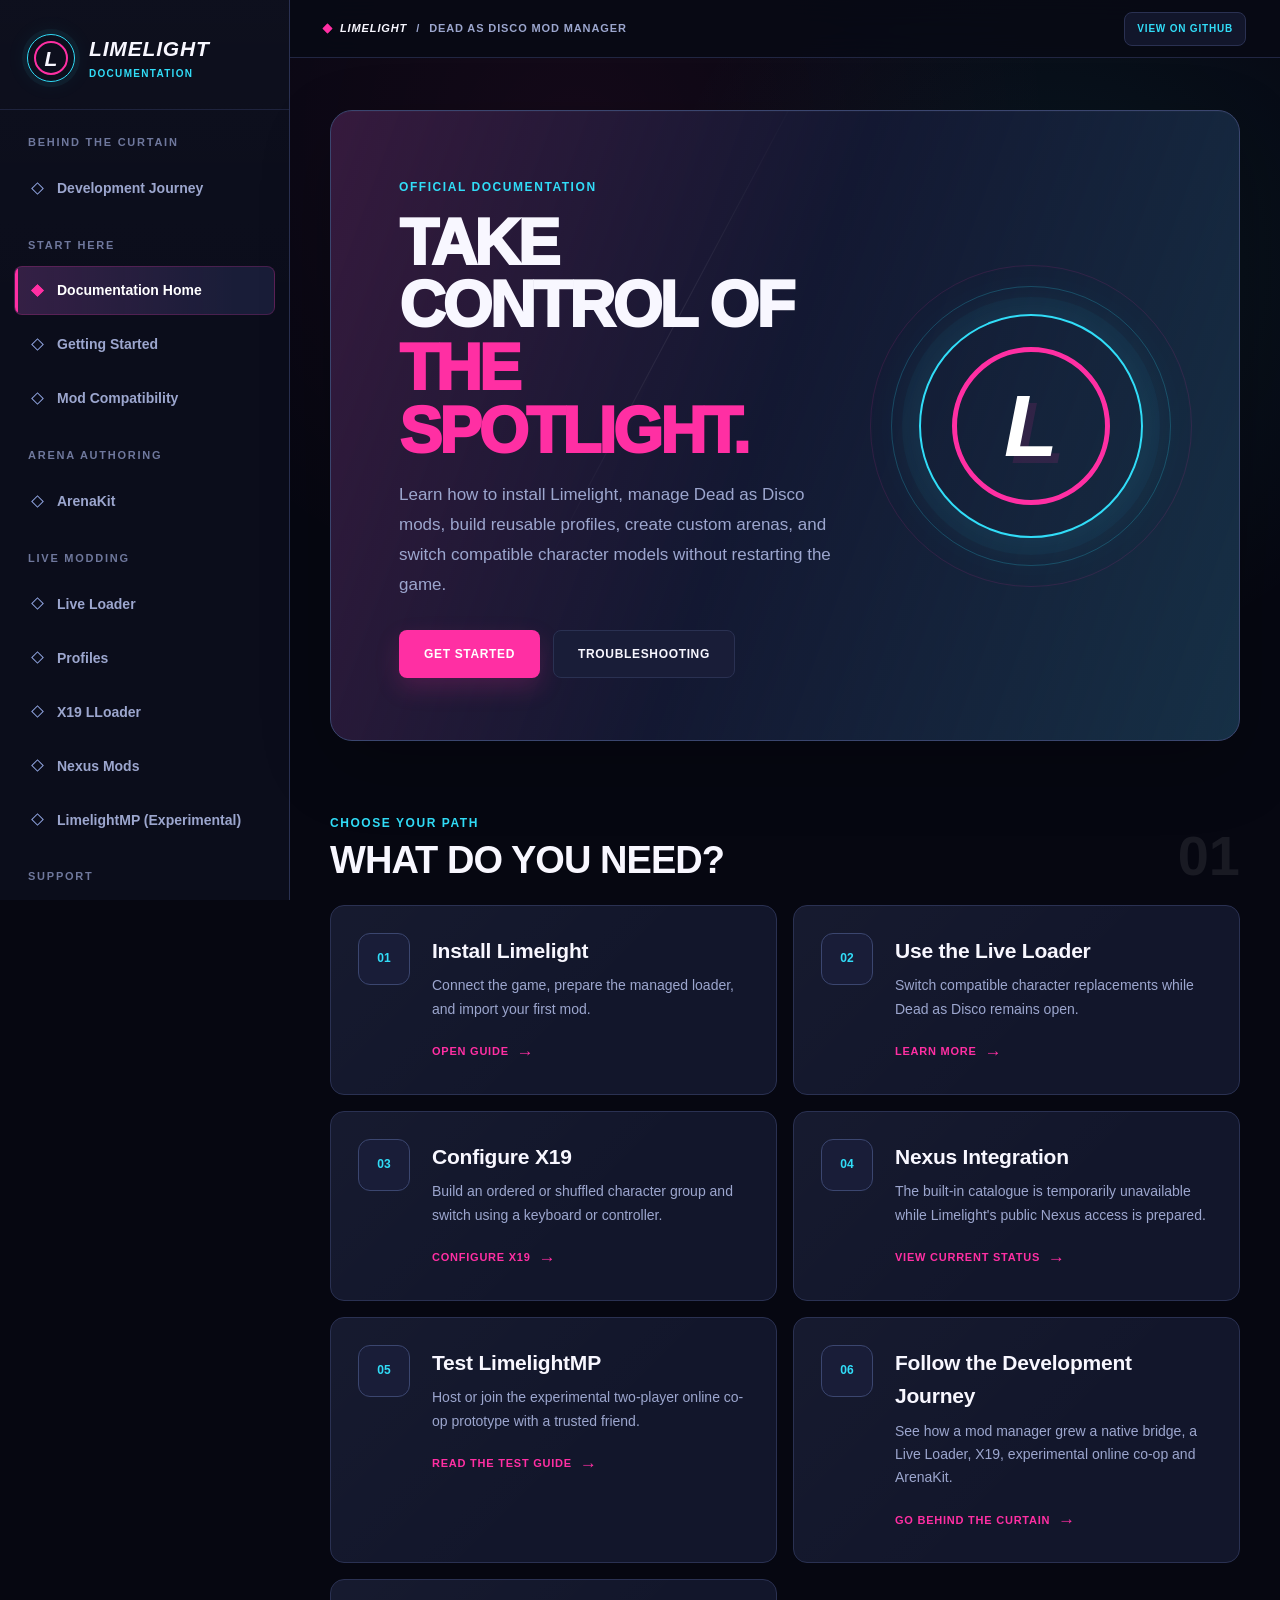
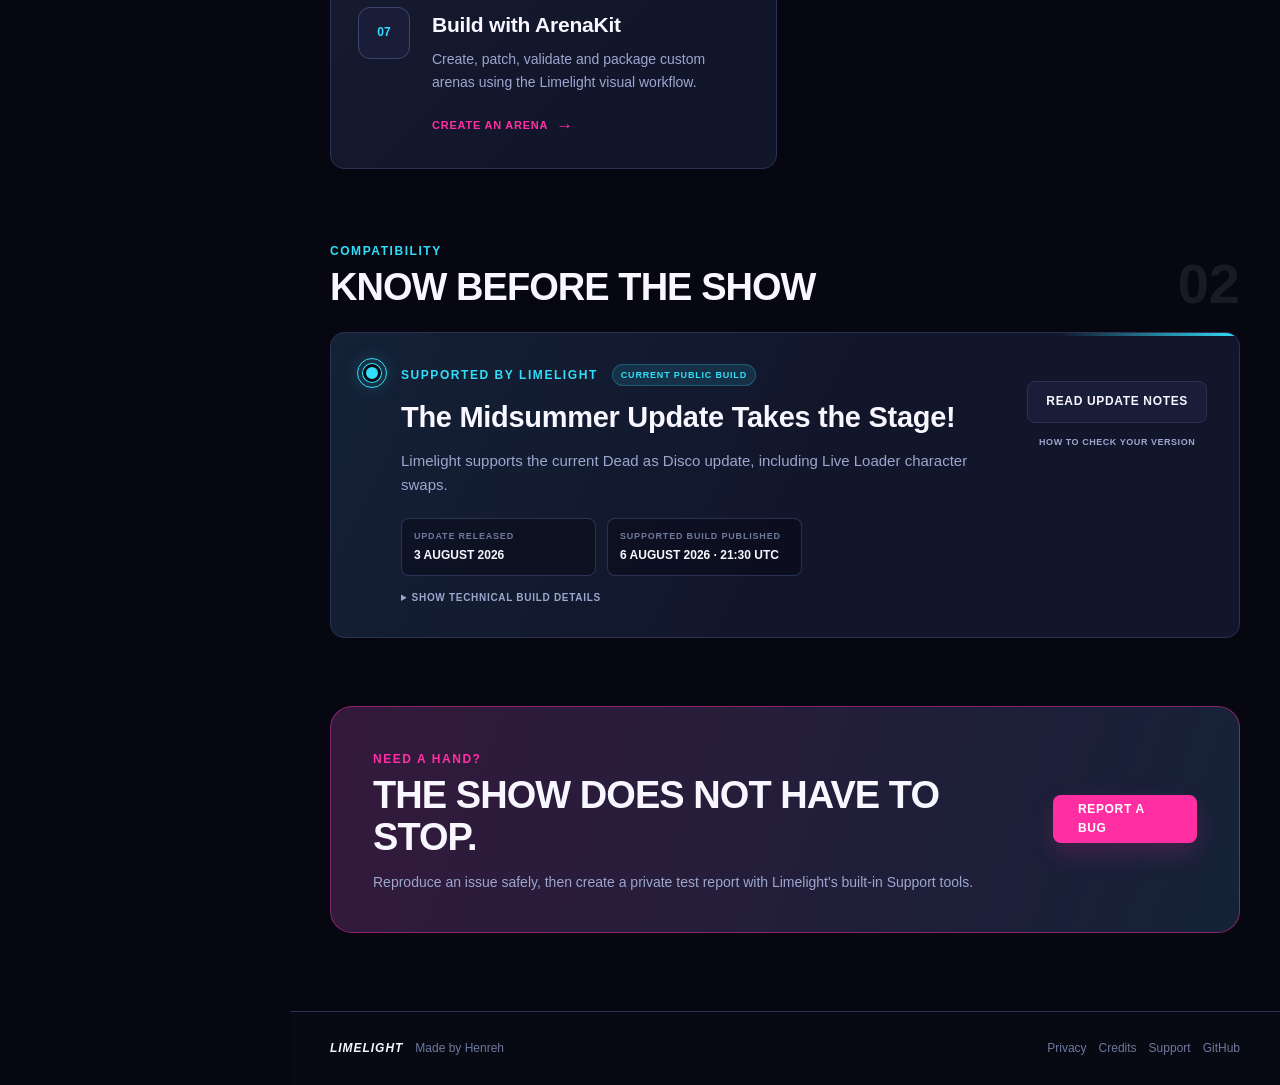
<file: index.html>
<!DOCTYPE html>
<html lang="en">
<head>
    <meta charset="UTF-8">

    <meta
        name="viewport"
        content="width=device-width, initial-scale=1.0">

    <meta
        name="description"
        content="Official documentation for Limelight, the Dead as Disco mod manager and live loader.">

    <title>Limelight Documentation</title>

    <link
        rel="icon"
        type="image/png"
        href="assets/images/limelight-favicon.png">

    <link
        rel="stylesheet"
        href="assets/css/styles.css">

    <script
        src="assets/js/site.js"
        defer>
    </script>
</head>

<body data-page="home">
    <a
        class="skip-link"
        href="#main-content">
        Skip to documentation
    </a>

    <div class="site-shell">
        <!-- I keep the documentation navigation in one predictable place. -->
        <aside
            id="documentationSidebar"
            class="sidebar">
            <div class="sidebar-brand">
                <a
                    class="brand-link"
                    href="index.html"
                    aria-label="Limelight documentation home">
                    <span
                        class="brand-mark"
                        aria-hidden="true">
                        <span class="brand-mark-inner">L</span>
                    </span>

                    <span class="brand-copy">
                        <strong>LIMELIGHT</strong>
                        <small>DOCUMENTATION</small>
                    </span>
                </a>
            </div>

            <nav
                class="documentation-navigation"
                aria-label="Documentation">
                <p class="navigation-label">BEHIND THE CURTAIN</p>

                <a
                    class="navigation-link"
                    href="development-journey.html">
                    <span class="navigation-diamond" aria-hidden="true"></span>
                    <span>Development Journey</span>
                </a>

                <p class="navigation-label">START HERE</p>

                <a
                    class="navigation-link active"
                    aria-current="page"
                    href="index.html">
                    <span class="navigation-diamond" aria-hidden="true"></span>
                    <span>Documentation Home</span>
                </a>

                <a
                    class="navigation-link"
                    href="getting-started.html">
                    <span class="navigation-diamond" aria-hidden="true"></span>
                    <span>Getting Started</span>
                </a>

                <a
                    class="navigation-link"
                    href="mod-compatibility.html">
                    <span class="navigation-diamond" aria-hidden="true"></span>
                    <span>Mod Compatibility</span>
                </a>

                <p class="navigation-label">ARENA AUTHORING</p>

                <a class="navigation-link" href="arenakit.html">
                    <span class="navigation-diamond" aria-hidden="true"></span>
                    <span>ArenaKit</span>
                </a>

                <p class="navigation-label">LIVE MODDING</p>

                <a
                    class="navigation-link"
                    href="live-loader.html">
                    <span class="navigation-diamond" aria-hidden="true"></span>
                    <span>Live Loader</span>
                </a>

                <a
                    class="navigation-link"
                    href="profiles.html">
                    <span class="navigation-diamond" aria-hidden="true"></span>
                    <span>Profiles</span>
                </a>

                <a
                    class="navigation-link"
                    href="x19-loader.html">
                    <span class="navigation-diamond" aria-hidden="true"></span>
                    <span>X19 LLoader</span>
                </a>

                <a
                    class="navigation-link"
                    href="nexus-mods.html">
                    <span class="navigation-diamond" aria-hidden="true"></span>
                    <span>Nexus Mods</span>
                </a>

                <a
                    class="navigation-link"
                    href="multiplayer.html">
                    <span class="navigation-diamond" aria-hidden="true"></span>
                    <span>LimelightMP (Experimental)</span>
                </a>

                <p class="navigation-label">SUPPORT</p>

                <a
                    class="navigation-link"
                    href="testing-bug-reports.html">
                    <span class="navigation-diamond" aria-hidden="true"></span>
                    <span>Testing &amp; Bug Reports</span>
                </a>

                <a
                    class="navigation-link"
                    href="troubleshooting.html">
                    <span class="navigation-diamond" aria-hidden="true"></span>
                    <span>Troubleshooting</span>
                </a>

                <a
                    class="navigation-link"
                    href="privacy.html">
                    <span class="navigation-diamond" aria-hidden="true"></span>
                    <span>Privacy</span>
                </a>
                <a
                    class="navigation-link"
                    href="credits.html">
                    <span class="navigation-diamond" aria-hidden="true"></span>
                    <span>Credits</span>
                </a>
            </nav>

            <div class="sidebar-status">
                <span class="status-dot" aria-hidden="true"></span>

                <div>
                    <strong>EARLY ACCESS DOCS</strong>
                    <span>Documentation for Limelight Early Access.</span>
                </div>
            </div>
        </aside>

        <div class="page-column">
            <header class="topbar">
                <button
                    id="menuToggle"
                    class="menu-button"
                    type="button"
                    aria-label="Open documentation navigation"
                    aria-controls="documentationSidebar"
                    aria-expanded="false">
                    <span></span>
                    <span></span>
                    <span></span>
                </button>

                <div class="topbar-title">
                    <span class="topbar-diamond" aria-hidden="true"></span>
                    <strong>LIMELIGHT</strong>
                    <span>/</span>
                    <span>DEAD AS DISCO MOD MANAGER</span>
                </div>

                <a
                    class="topbar-link"
                    href="https://github.com/Henreh1/Limelight"
                    target="_blank"
                    rel="noopener noreferrer">
                    VIEW ON GITHUB
                </a>
            </header>

            <main
                id="main-content"
                class="main-content">
                <section class="hero-section">
                    <div class="hero-copy">
                        <span class="eyebrow">OFFICIAL DOCUMENTATION</span>

                        <h1>
                            TAKE CONTROL OF
                            <span>THE SPOTLIGHT.</span>
                        </h1>

                        <p class="hero-description">
                            Learn how to install Limelight, manage Dead as Disco
                            mods, build reusable profiles, create custom arenas,
                            and switch compatible character models without
                            restarting the game.
                        </p>

                        <div class="hero-actions">
                            <a
                                class="button button-primary"
                                href="getting-started.html">
                                GET STARTED
                            </a>

                            <a
                                class="button button-secondary"
                                href="troubleshooting.html">
                                TROUBLESHOOTING
                            </a>
                        </div>
                    </div>

                    <div
                        class="hero-logo"
                        aria-hidden="true">
                        <div class="hero-logo-ring">
                            <div class="hero-logo-inner">L</div>
                        </div>

                        <span class="hero-orbit hero-orbit-one"></span>
                        <span class="hero-orbit hero-orbit-two"></span>
                    </div>
                </section>

                <section
                    class="section-block"
                    aria-labelledby="choose-path-heading">
                    <div class="section-heading">
                        <div>
                            <span class="eyebrow">CHOOSE YOUR PATH</span>
                            <h2 id="choose-path-heading">WHAT DO YOU NEED?</h2>
                        </div>

                        <span class="section-number">01</span>
                    </div>

                    <div class="feature-grid">
                        <a
                            class="feature-card"
                            href="getting-started.html">
                            <span class="card-icon" aria-hidden="true">01</span>

                            <div>
                                <h3>Install Limelight</h3>

                                <p>
                                    Connect the game, prepare the managed loader,
                                    and import your first mod.
                                </p>

                                <span class="card-link">
                                    OPEN GUIDE
                                    <span aria-hidden="true">→</span>
                                </span>
                            </div>
                        </a>

                        <a
                            class="feature-card"
                            href="live-loader.html">
                            <span class="card-icon" aria-hidden="true">02</span>

                            <div>
                                <h3>Use the Live Loader</h3>

                                <p>
                                    Switch compatible character replacements while
                                    Dead as Disco remains open.
                                </p>

                                <span class="card-link">
                                    LEARN MORE
                                    <span aria-hidden="true">→</span>
                                </span>
                            </div>
                        </a>

                        <a
                            class="feature-card"
                            href="x19-loader.html">
                            <span class="card-icon" aria-hidden="true">03</span>

                            <div>
                                <h3>Configure X19</h3>

                                <p>
                                    Build an ordered or shuffled character group
                                    and switch using a keyboard or controller.
                                </p>

                                <span class="card-link">
                                    CONFIGURE X19
                                    <span aria-hidden="true">→</span>
                                </span>
                            </div>
                        </a>

                        <a
                            class="feature-card"
                            href="nexus-mods.html">
                            <span class="card-icon" aria-hidden="true">04</span>

                            <div>
                                <h3>Nexus Integration</h3>

                                <p>
                                    The built-in catalogue is temporarily unavailable
                                    while Limelight's public Nexus access is prepared.
                                </p>

                                <span class="card-link">
                                    VIEW CURRENT STATUS
                                    <span aria-hidden="true">→</span>
                                </span>
                            </div>
                        </a>

                        <a
                            class="feature-card"
                            href="multiplayer.html">
                            <span class="card-icon" aria-hidden="true">05</span>

                            <div>
                                <h3>Test LimelightMP</h3>

                                <p>
                                    Host or join the experimental two-player online
                                    co-op prototype with a trusted friend.
                                </p>

                                <span class="card-link">
                                    READ THE TEST GUIDE
                                    <span aria-hidden="true">→</span>
                                </span>
                            </div>
                        </a>

                        <a
                            class="feature-card"
                            href="development-journey.html">
                            <span class="card-icon" aria-hidden="true">06</span>

                            <div>
                                <h3>Follow the Development Journey</h3>

                                <p>
                                    See how a mod manager grew a native bridge,
                                    a Live Loader, X19, experimental online co-op
                                    and ArenaKit.
                                </p>

                                <span class="card-link">
                                    GO BEHIND THE CURTAIN
                                    <span aria-hidden="true">→</span>
                                </span>
                            </div>
                        </a>

                        <a
                            class="feature-card"
                            href="arenakit.html">
                            <span class="card-icon" aria-hidden="true">07</span>

                            <div>
                                <h3>Build with ArenaKit</h3>

                                <p>
                                    Create, patch, validate and package custom
                                    arenas using the Limelight visual workflow.
                                </p>

                                <span class="card-link">
                                    CREATE AN ARENA
                                    <span aria-hidden="true">→</span>
                                </span>
                            </div>
                        </a>
                    </div>
                </section>

                <section
                    class="section-block"
                    aria-labelledby="compatibility-heading">
                    <div class="section-heading">
                        <div>
                            <span class="eyebrow">COMPATIBILITY</span>
                            <h2 id="compatibility-heading">
                                KNOW BEFORE THE SHOW
                            </h2>
                        </div>

                        <span class="section-number">02</span>
                    </div>

                    <div class="compatibility-card">
                        <div class="compatibility-status">
                            <span class="status-pulse" aria-hidden="true"></span>

                            <div class="compatibility-copy">
                                <div class="compatibility-topline">
                                    <span class="eyebrow">SUPPORTED BY LIMELIGHT</span>

                                    <span class="compatibility-live-label">
                                        CURRENT PUBLIC BUILD
                                    </span>
                                </div>

                                <h3>The Midsummer Update Takes the Stage!</h3>

                                <p class="compatibility-summary">
                                    Limelight supports the current Dead as Disco
                                    update, including Live Loader character swaps.
                                </p>

                                <div
                                    class="compatibility-dates"
                                    aria-label="Update publication dates">
                                    <div>
                                        <span>UPDATE RELEASED</span>
                                        <time datetime="2026-08-03">
                                            3 AUGUST 2026
                                        </time>
                                    </div>

                                    <div>
                                        <span>SUPPORTED BUILD PUBLISHED</span>
                                        <time datetime="2026-08-06T21:30:21Z">
                                            6 AUGUST 2026 · 21:30 UTC
                                        </time>
                                    </div>
                                </div>

                                <details class="compatibility-technical">
                                    <summary>SHOW TECHNICAL BUILD DETAILS</summary>

                                    <div class="compatibility-builds">
                                        <span>
                                            Steam build
                                            <strong>24599852</strong>
                                        </span>

                                        <span>
                                            Game version
                                            <strong>CL-31326</strong>
                                        </span>
                                    </div>
                                </details>
                            </div>
                        </div>

                        <div class="compatibility-actions">
                            <a
                                class="button button-secondary compact-button"
                                href="https://steamcommunity.com/app/3404260/announcements/"
                                target="_blank"
                                rel="noopener noreferrer">
                                READ UPDATE NOTES
                            </a>

                            <a
                                class="compatibility-help-link"
                                href="troubleshooting.html">
                                HOW TO CHECK YOUR VERSION
                            </a>
                        </div>
                    </div>
                </section>

                <section class="help-banner">
                    <div>
                        <span class="eyebrow">NEED A HAND?</span>
                        <h2>THE SHOW DOES NOT HAVE TO STOP.</h2>

                        <p>
                            Reproduce an issue safely, then create a private test
                            report with Limelight's built-in Support tools.
                        </p>
                    </div>

                    <a
                        class="button button-primary"
                        href="testing-bug-reports.html">
                        REPORT A BUG
                    </a>
                </section>
            </main>

            <footer class="site-footer">
                <div>
                    <strong>LIMELIGHT</strong>
                    <span>Made by Henreh</span>
                </div>

                <div class="footer-links">
                    <a href="privacy.html">Privacy</a>
                    <a href="credits.html">Credits</a>
                    <a href="troubleshooting.html">Support</a>
                    <a href="https://github.com/Henreh1" target="_blank" rel="noopener noreferrer">
                        GitHub
                    </a>
                </div>
            </footer>
        </div>
    </div>
</body>
</html>
</file>
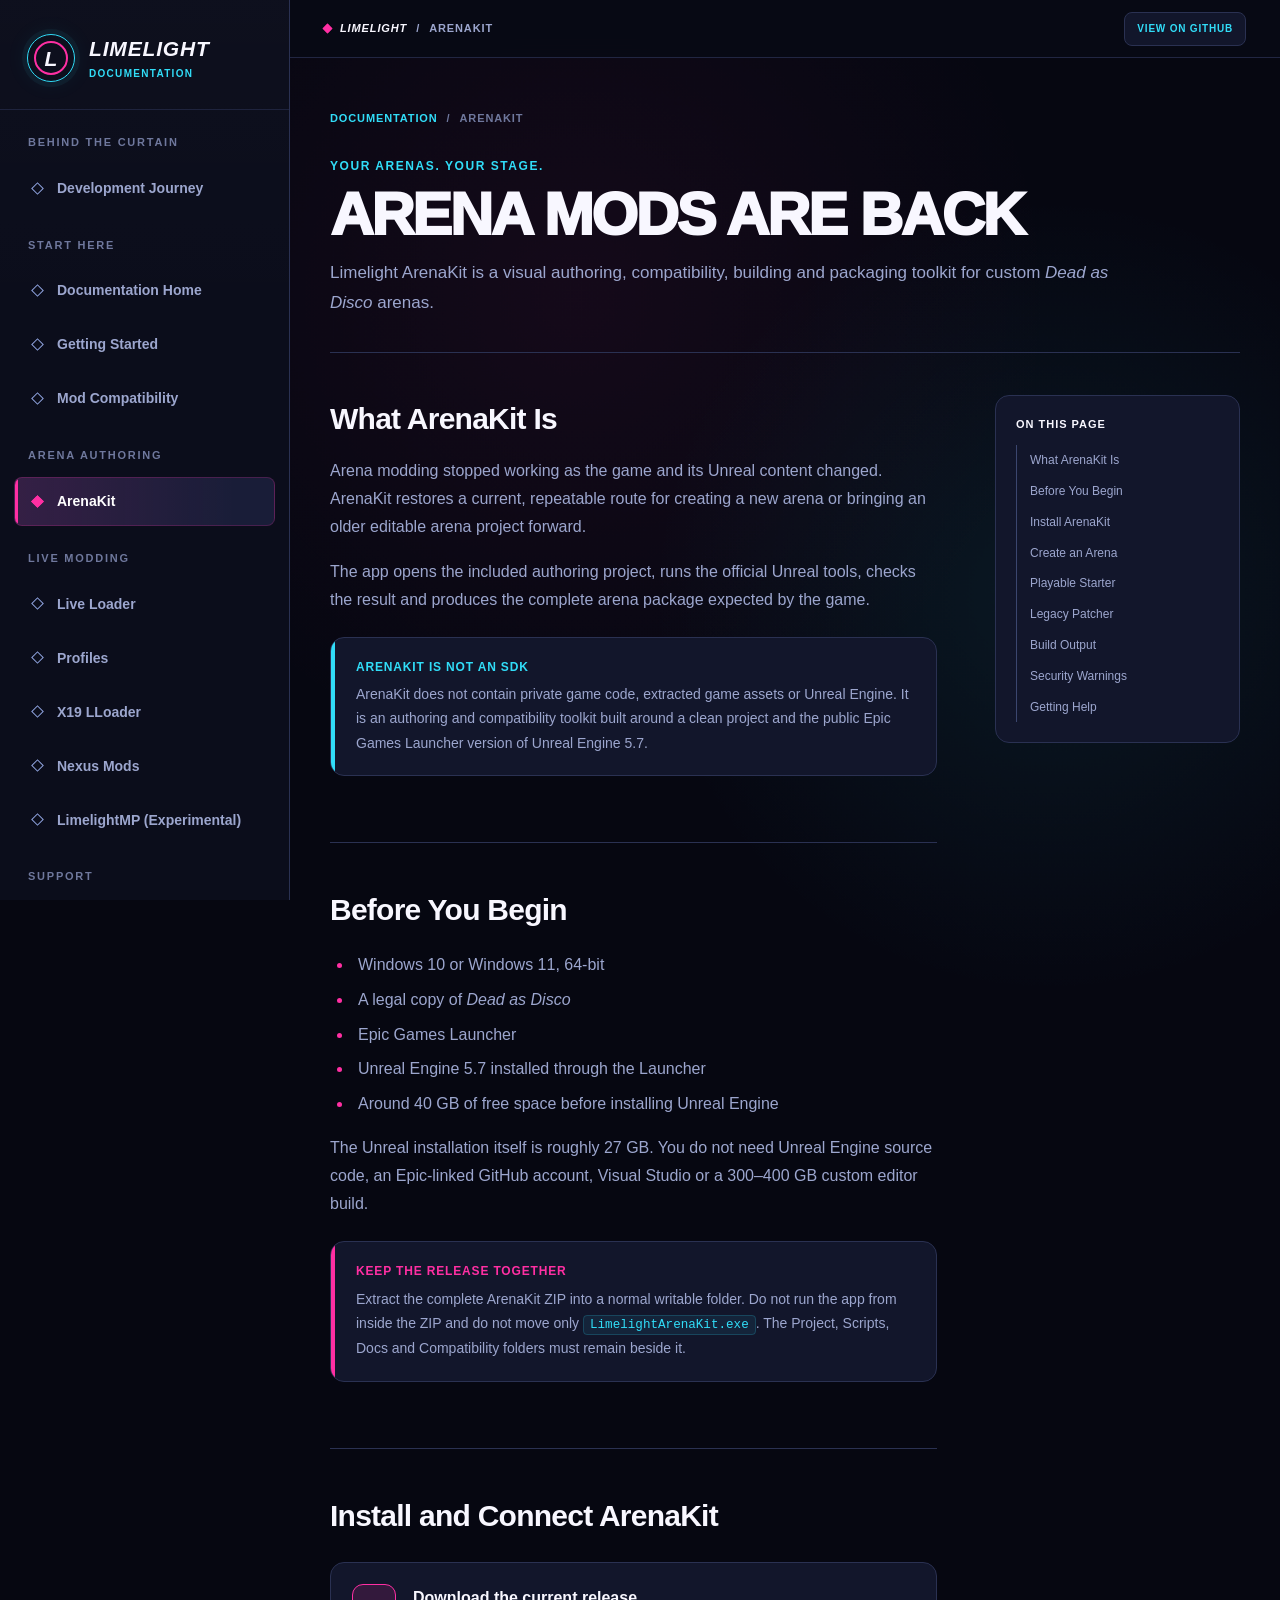
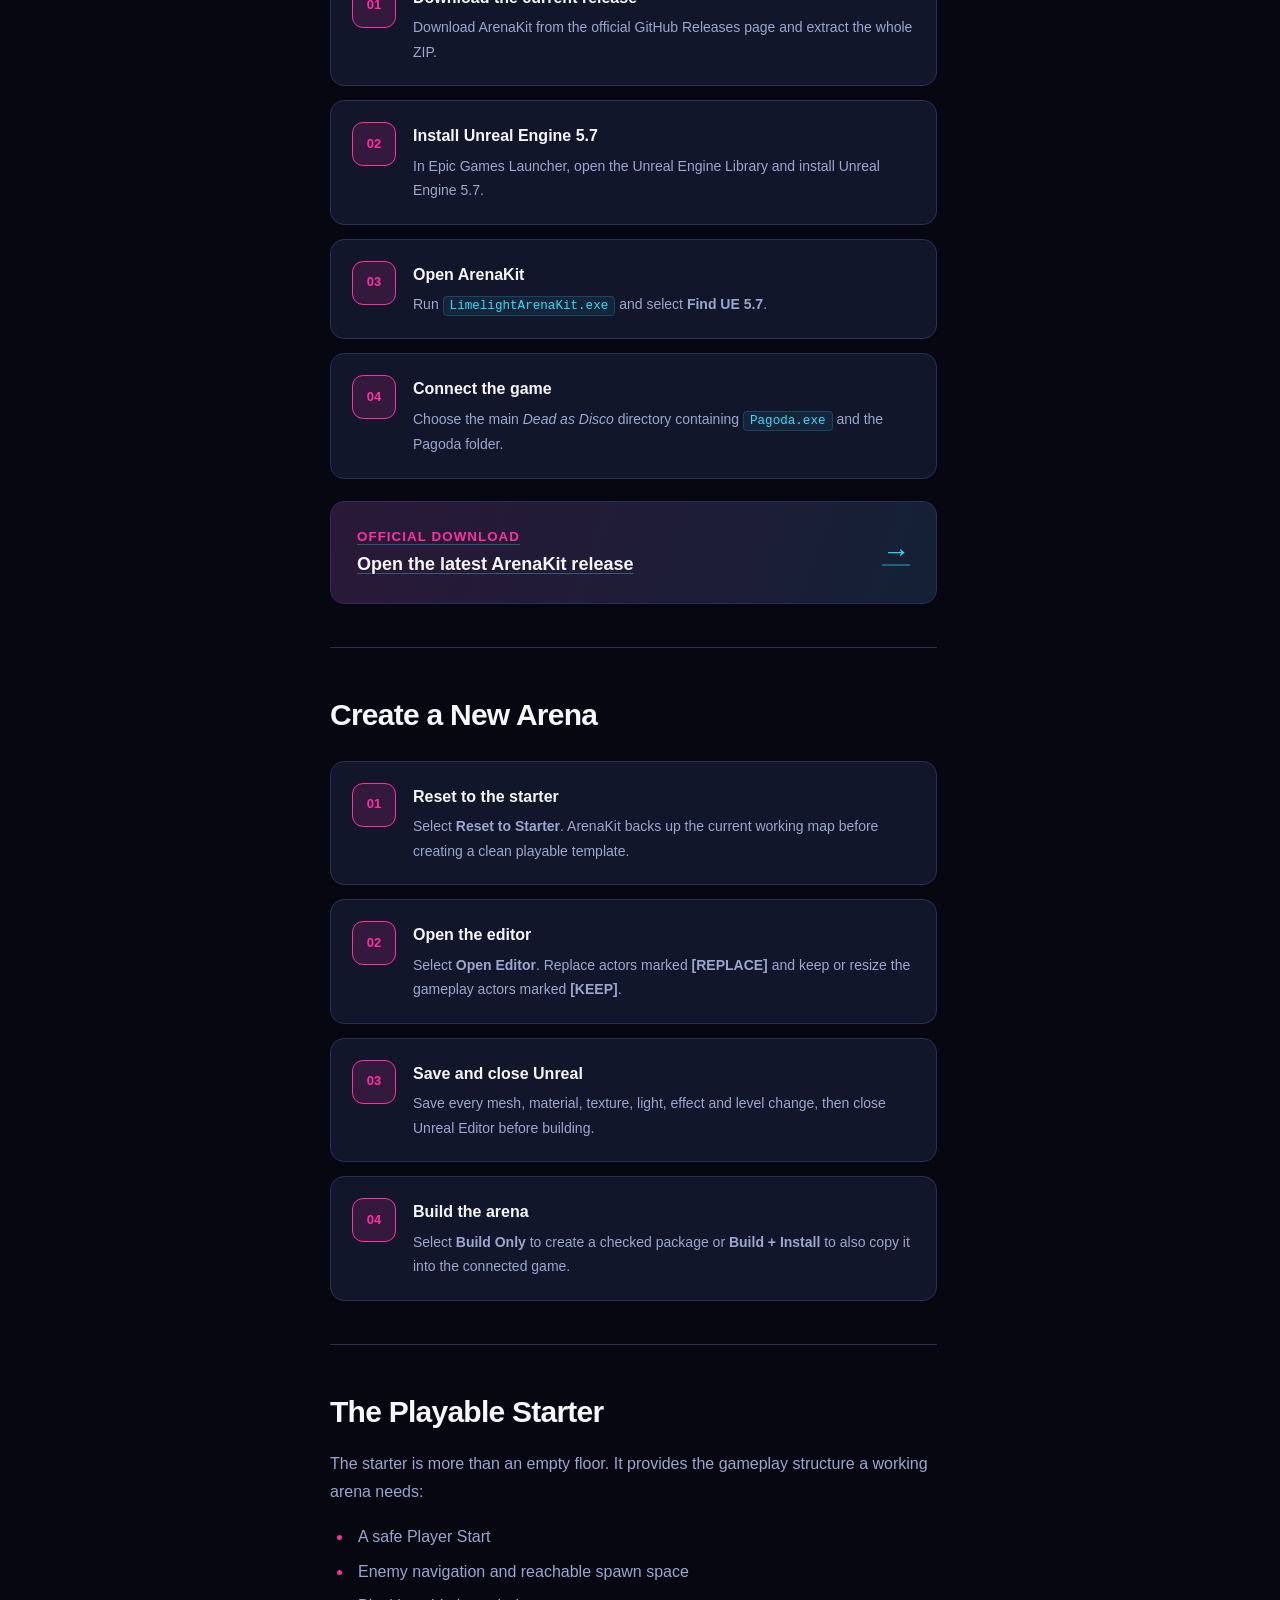
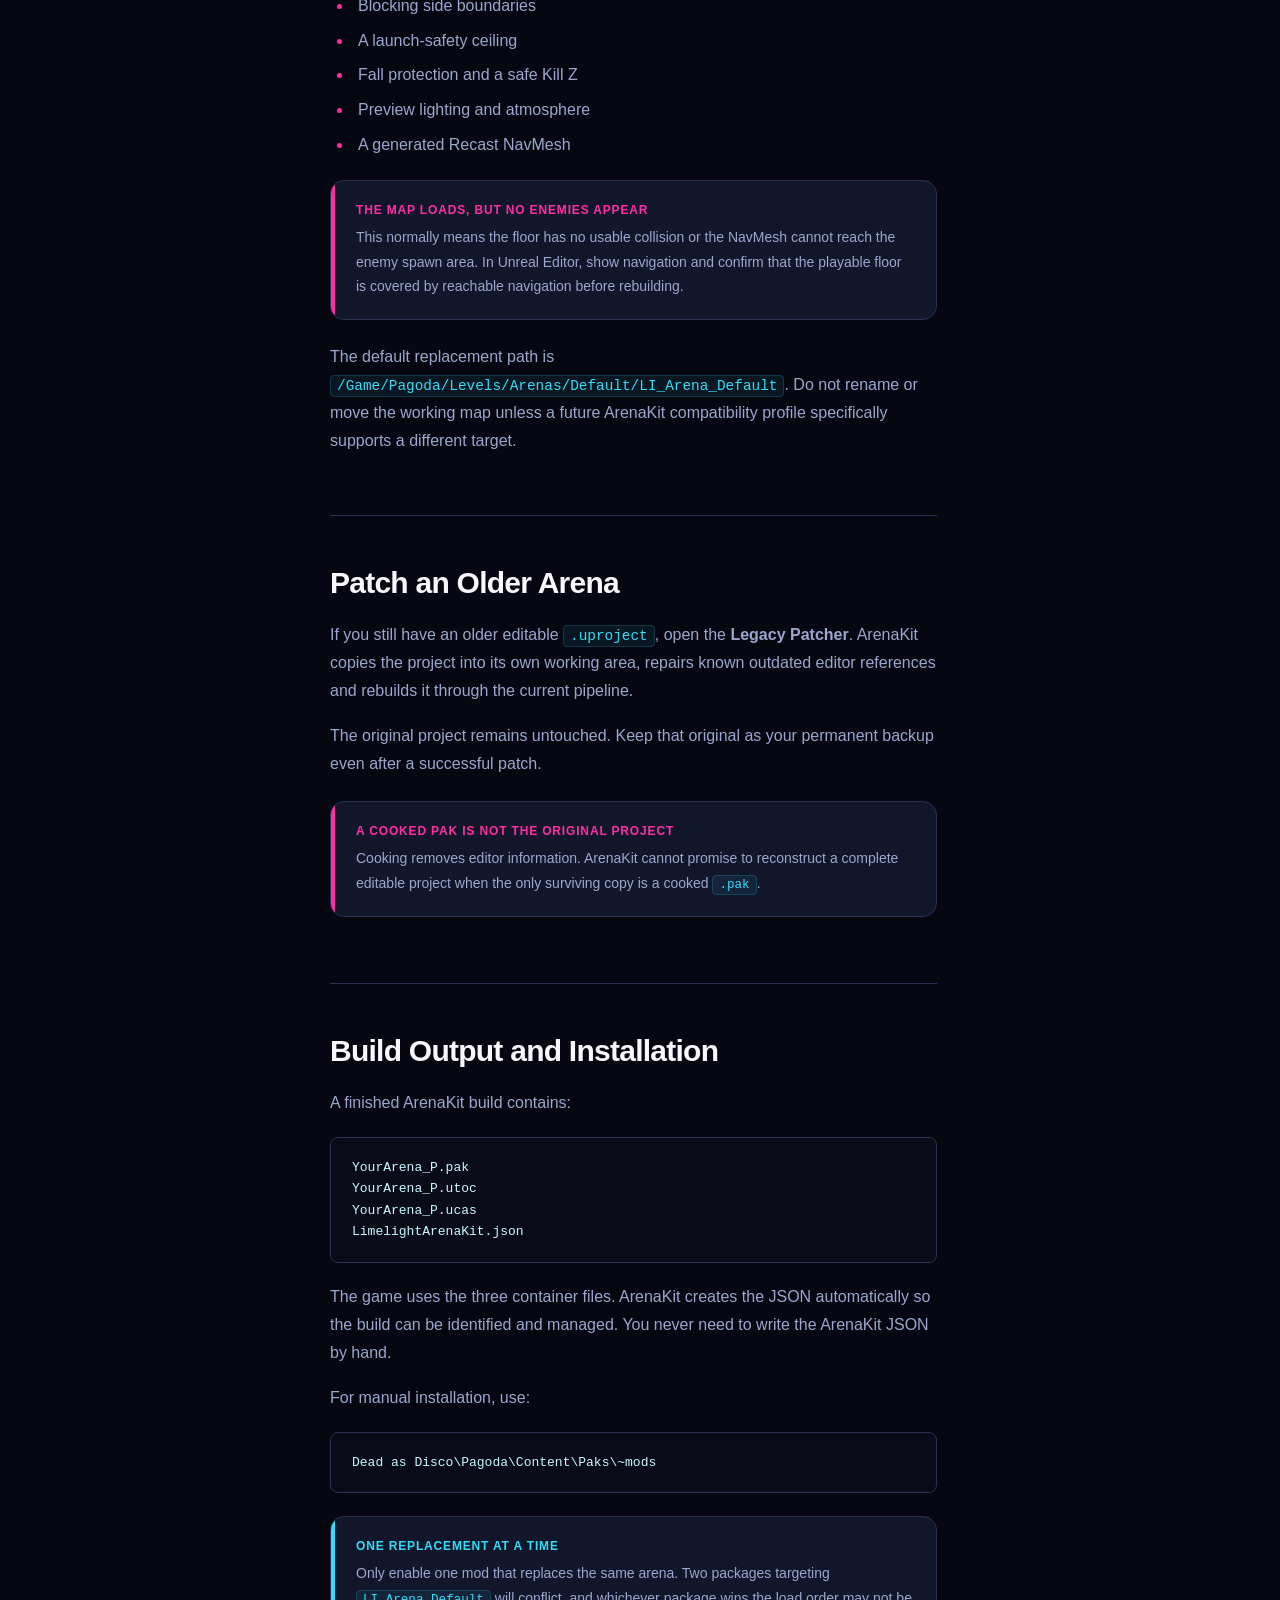
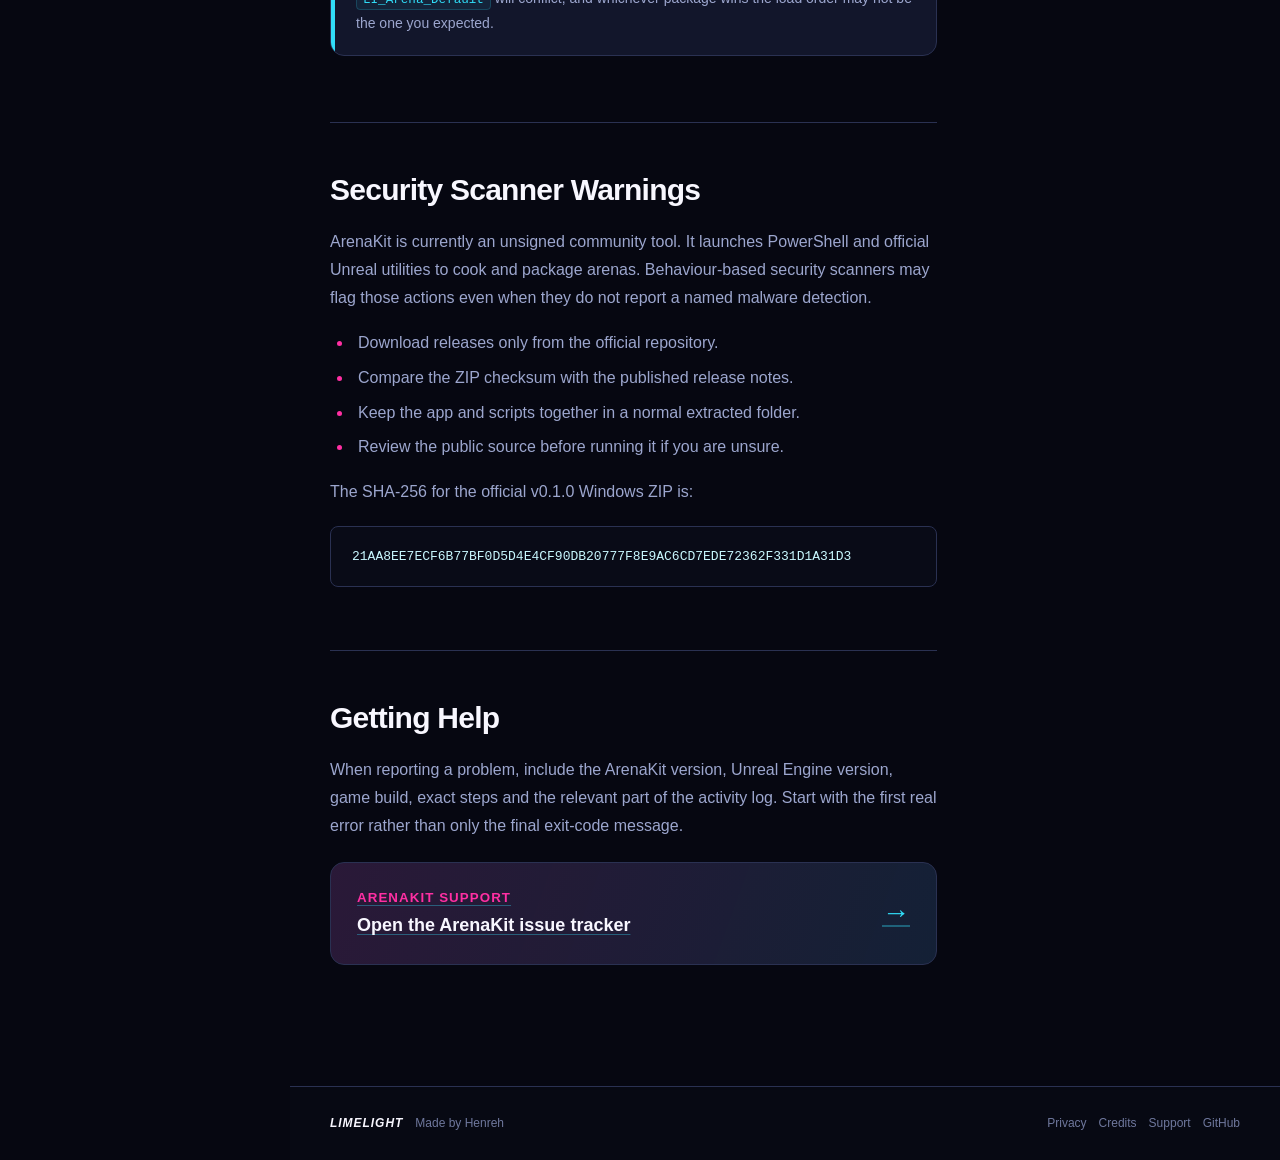
<file: arenakit.html>
<!DOCTYPE html>
<html lang="en">
<head>
    <meta charset="UTF-8">

    <meta
        name="viewport"
        content="width=device-width, initial-scale=1.0">

    <meta
        name="description"
        content="Create, update, build and package custom Dead as Disco arenas with Limelight ArenaKit.">

    <title>ArenaKit | Limelight Documentation</title>

    <link
        rel="icon"
        type="image/png"
        href="assets/images/limelight-favicon.png">

    <link
        rel="stylesheet"
        href="assets/css/styles.css">

    <script
        src="assets/js/site.js?v=20260822-arenakit-nav"
        defer>
    </script>
</head>

<body data-page="arenakit">
    <a
        class="skip-link"
        href="#main-content">
        Skip to the ArenaKit guide
    </a>

    <div class="site-shell">
        <aside
            id="documentationSidebar"
            class="sidebar">
            <div class="sidebar-brand">
                <a
                    class="brand-link"
                    href="index.html"
                    aria-label="Limelight documentation home">
                    <span
                        class="brand-mark"
                        aria-hidden="true">
                        <span class="brand-mark-inner">L</span>
                    </span>

                    <span class="brand-copy">
                        <strong>LIMELIGHT</strong>
                        <small>DOCUMENTATION</small>
                    </span>
                </a>
            </div>

            <nav
                class="documentation-navigation"
                aria-label="Documentation">
                <p class="navigation-label">BEHIND THE CURTAIN</p>

                <a
                    class="navigation-link"
                    href="development-journey.html">
                    <span class="navigation-diamond" aria-hidden="true"></span>
                    <span>Development Journey</span>
                </a>

                <p class="navigation-label">START HERE</p>

                <a class="navigation-link" href="index.html">
                    <span class="navigation-diamond" aria-hidden="true"></span>
                    <span>Documentation Home</span>
                </a>

                <a class="navigation-link" href="getting-started.html">
                    <span class="navigation-diamond" aria-hidden="true"></span>
                    <span>Getting Started</span>
                </a>

                <a class="navigation-link" href="mod-compatibility.html">
                    <span class="navigation-diamond" aria-hidden="true"></span>
                    <span>Mod Compatibility</span>
                </a>

                <p class="navigation-label">ARENA AUTHORING</p>

                <a
                    class="navigation-link active"
                    aria-current="page"
                    href="arenakit.html">
                    <span class="navigation-diamond" aria-hidden="true"></span>
                    <span>ArenaKit</span>
                </a>

                <p class="navigation-label">LIVE MODDING</p>

                <a class="navigation-link" href="live-loader.html">
                    <span class="navigation-diamond" aria-hidden="true"></span>
                    <span>Live Loader</span>
                </a>

                <a class="navigation-link" href="profiles.html">
                    <span class="navigation-diamond" aria-hidden="true"></span>
                    <span>Profiles</span>
                </a>

                <a class="navigation-link" href="x19-loader.html">
                    <span class="navigation-diamond" aria-hidden="true"></span>
                    <span>X19 LLoader</span>
                </a>

                <a class="navigation-link" href="nexus-mods.html">
                    <span class="navigation-diamond" aria-hidden="true"></span>
                    <span>Nexus Mods</span>
                </a>

                <a class="navigation-link" href="multiplayer.html">
                    <span class="navigation-diamond" aria-hidden="true"></span>
                    <span>LimelightMP (Experimental)</span>
                </a>

                <p class="navigation-label">SUPPORT</p>

                <a class="navigation-link" href="testing-bug-reports.html">
                    <span class="navigation-diamond" aria-hidden="true"></span>
                    <span>Testing &amp; Bug Reports</span>
                </a>

                <a class="navigation-link" href="troubleshooting.html">
                    <span class="navigation-diamond" aria-hidden="true"></span>
                    <span>Troubleshooting</span>
                </a>

                <a class="navigation-link" href="privacy.html">
                    <span class="navigation-diamond" aria-hidden="true"></span>
                    <span>Privacy</span>
                </a>

                <a class="navigation-link" href="credits.html">
                    <span class="navigation-diamond" aria-hidden="true"></span>
                    <span>Credits</span>
                </a>
            </nav>

            <div class="sidebar-status">
                <span class="status-dot" aria-hidden="true"></span>

                <div>
                    <strong>ARENAKIT 0.1.0</strong>
                    <span>Arena mods are back.</span>
                </div>
            </div>
        </aside>

        <div class="page-column">
            <header class="topbar">
                <button
                    id="menuToggle"
                    class="menu-button"
                    type="button"
                    aria-label="Open documentation navigation"
                    aria-controls="documentationSidebar"
                    aria-expanded="false">
                    <span></span>
                    <span></span>
                    <span></span>
                </button>

                <div class="topbar-title">
                    <span class="topbar-diamond" aria-hidden="true"></span>
                    <strong>LIMELIGHT</strong>
                    <span>/</span>
                    <span>ARENAKIT</span>
                </div>

                <a
                    class="topbar-link"
                    href="https://github.com/Limelight-Dead-as-Disco-Modding/LimelightArenaKit"
                    target="_blank"
                    rel="noopener noreferrer">
                    VIEW ON GITHUB
                </a>
            </header>

            <main
                id="main-content"
                class="documentation-page">
                <div class="breadcrumbs">
                    <a href="index.html">DOCUMENTATION</a>
                    <span>/</span>
                    <span>ARENAKIT</span>
                </div>

                <header class="documentation-hero">
                    <span class="eyebrow">YOUR ARENAS. YOUR STAGE.</span>

                    <h1>ARENA MODS ARE BACK</h1>

                    <p>
                        Limelight ArenaKit is a visual authoring, compatibility,
                        building and packaging toolkit for custom
                        <em>Dead as Disco</em> arenas.
                    </p>
                </header>

                <div class="article-layout">
                    <article class="article">
                        <section
                            id="what-is-arenakit"
                            class="guide-section">
                            <h2>What ArenaKit Is</h2>

                            <p>
                                Arena modding stopped working as the game and its
                                Unreal content changed. ArenaKit restores a current,
                                repeatable route for creating a new arena or bringing
                                an older editable arena project forward.
                            </p>

                            <p>
                                The app opens the included authoring project, runs the
                                official Unreal tools, checks the result and produces
                                the complete arena package expected by the game.
                            </p>

                            <div class="notice">
                                <strong>ARENAKIT IS NOT AN SDK</strong>

                                <p>
                                    ArenaKit does not contain private game code,
                                    extracted game assets or Unreal Engine. It is an
                                    authoring and compatibility toolkit built around a
                                    clean project and the public Epic Games Launcher
                                    version of Unreal Engine 5.7.
                                </p>
                            </div>
                        </section>

                        <section
                            id="requirements"
                            class="guide-section">
                            <h2>Before You Begin</h2>

                            <ul class="guide-list">
                                <li>Windows 10 or Windows 11, 64-bit</li>
                                <li>A legal copy of <em>Dead as Disco</em></li>
                                <li>Epic Games Launcher</li>
                                <li>Unreal Engine 5.7 installed through the Launcher</li>
                                <li>Around 40 GB of free space before installing Unreal Engine</li>
                            </ul>

                            <p>
                                The Unreal installation itself is roughly 27 GB. You
                                do not need Unreal Engine source code, an Epic-linked
                                GitHub account, Visual Studio or a 300–400 GB custom
                                editor build.
                            </p>

                            <div class="notice notice-warning">
                                <strong>KEEP THE RELEASE TOGETHER</strong>

                                <p>
                                    Extract the complete ArenaKit ZIP into a normal
                                    writable folder. Do not run the app from inside the
                                    ZIP and do not move only
                                    <span class="inline-code">LimelightArenaKit.exe</span>.
                                    The Project, Scripts, Docs and Compatibility folders
                                    must remain beside it.
                                </p>
                            </div>
                        </section>

                        <section
                            id="install"
                            class="guide-section">
                            <h2>Install and Connect ArenaKit</h2>

                            <div class="step-list">
                                <div class="guide-step">
                                    <span class="step-number">01</span>

                                    <div>
                                        <h3>Download the current release</h3>

                                        <p>
                                            Download ArenaKit from the official GitHub
                                            Releases page and extract the whole ZIP.
                                        </p>
                                    </div>
                                </div>

                                <div class="guide-step">
                                    <span class="step-number">02</span>

                                    <div>
                                        <h3>Install Unreal Engine 5.7</h3>

                                        <p>
                                            In Epic Games Launcher, open the Unreal
                                            Engine Library and install Unreal Engine 5.7.
                                        </p>
                                    </div>
                                </div>

                                <div class="guide-step">
                                    <span class="step-number">03</span>

                                    <div>
                                        <h3>Open ArenaKit</h3>

                                        <p>
                                            Run
                                            <span class="inline-code">LimelightArenaKit.exe</span>
                                            and select <strong>Find UE 5.7</strong>.
                                        </p>
                                    </div>
                                </div>

                                <div class="guide-step">
                                    <span class="step-number">04</span>

                                    <div>
                                        <h3>Connect the game</h3>

                                        <p>
                                            Choose the main <em>Dead as Disco</em>
                                            directory containing
                                            <span class="inline-code">Pagoda.exe</span>
                                            and the Pagoda folder.
                                        </p>
                                    </div>
                                </div>
                            </div>

                            <a
                                class="next-page-card"
                                href="https://github.com/Limelight-Dead-as-Disco-Modding/LimelightArenaKit/releases/latest"
                                target="_blank"
                                rel="noopener noreferrer">
                                <span>
                                    <small>OFFICIAL DOWNLOAD</small>
                                    <strong>Open the latest ArenaKit release</strong>
                                </span>

                                <span class="next-page-arrow" aria-hidden="true">→</span>
                            </a>
                        </section>

                        <section
                            id="new-arena"
                            class="guide-section">
                            <h2>Create a New Arena</h2>

                            <div class="step-list">
                                <div class="guide-step">
                                    <span class="step-number">01</span>

                                    <div>
                                        <h3>Reset to the starter</h3>

                                        <p>
                                            Select <strong>Reset to Starter</strong>.
                                            ArenaKit backs up the current working map
                                            before creating a clean playable template.
                                        </p>
                                    </div>
                                </div>

                                <div class="guide-step">
                                    <span class="step-number">02</span>

                                    <div>
                                        <h3>Open the editor</h3>

                                        <p>
                                            Select <strong>Open Editor</strong>. Replace
                                            actors marked <strong>[REPLACE]</strong> and
                                            keep or resize the gameplay actors marked
                                            <strong>[KEEP]</strong>.
                                        </p>
                                    </div>
                                </div>

                                <div class="guide-step">
                                    <span class="step-number">03</span>

                                    <div>
                                        <h3>Save and close Unreal</h3>

                                        <p>
                                            Save every mesh, material, texture, light,
                                            effect and level change, then close Unreal
                                            Editor before building.
                                        </p>
                                    </div>
                                </div>

                                <div class="guide-step">
                                    <span class="step-number">04</span>

                                    <div>
                                        <h3>Build the arena</h3>

                                        <p>
                                            Select <strong>Build Only</strong> to create
                                            a checked package or
                                            <strong>Build + Install</strong> to also copy
                                            it into the connected game.
                                        </p>
                                    </div>
                                </div>
                            </div>
                        </section>

                        <section
                            id="starter"
                            class="guide-section">
                            <h2>The Playable Starter</h2>

                            <p>
                                The starter is more than an empty floor. It provides
                                the gameplay structure a working arena needs:
                            </p>

                            <ul class="guide-list">
                                <li>A safe Player Start</li>
                                <li>Enemy navigation and reachable spawn space</li>
                                <li>Blocking side boundaries</li>
                                <li>A launch-safety ceiling</li>
                                <li>Fall protection and a safe Kill Z</li>
                                <li>Preview lighting and atmosphere</li>
                                <li>A generated Recast NavMesh</li>
                            </ul>

                            <div class="notice notice-warning">
                                <strong>THE MAP LOADS, BUT NO ENEMIES APPEAR</strong>

                                <p>
                                    This normally means the floor has no usable
                                    collision or the NavMesh cannot reach the enemy
                                    spawn area. In Unreal Editor, show navigation and
                                    confirm that the playable floor is covered by
                                    reachable navigation before rebuilding.
                                </p>
                            </div>

                            <p>
                                The default replacement path is
                                <span class="inline-code">/Game/Pagoda/Levels/Arenas/Default/LI_Arena_Default</span>.
                                Do not rename or move the working map unless a future
                                ArenaKit compatibility profile specifically supports a
                                different target.
                            </p>
                        </section>

                        <section
                            id="legacy-patcher"
                            class="guide-section">
                            <h2>Patch an Older Arena</h2>

                            <p>
                                If you still have an older editable
                                <span class="inline-code">.uproject</span>, open the
                                <strong>Legacy Patcher</strong>. ArenaKit copies the
                                project into its own working area, repairs known
                                outdated editor references and rebuilds it through the
                                current pipeline.
                            </p>

                            <p>
                                The original project remains untouched. Keep that
                                original as your permanent backup even after a
                                successful patch.
                            </p>

                            <div class="notice notice-warning">
                                <strong>A COOKED PAK IS NOT THE ORIGINAL PROJECT</strong>

                                <p>
                                    Cooking removes editor information. ArenaKit cannot
                                    promise to reconstruct a complete editable project
                                    when the only surviving copy is a cooked
                                    <span class="inline-code">.pak</span>.
                                </p>
                            </div>
                        </section>

                        <section
                            id="build-output"
                            class="guide-section">
                            <h2>Build Output and Installation</h2>

                            <p>A finished ArenaKit build contains:</p>

                            <div class="code-block">YourArena_P.pak
YourArena_P.utoc
YourArena_P.ucas
LimelightArenaKit.json</div>

                            <p>
                                The game uses the three container files. ArenaKit
                                creates the JSON automatically so the build can be
                                identified and managed. You never need to write the
                                ArenaKit JSON by hand.
                            </p>

                            <p>For manual installation, use:</p>

                            <div class="code-block">Dead as Disco\Pagoda\Content\Paks\~mods</div>

                            <div class="notice">
                                <strong>ONE REPLACEMENT AT A TIME</strong>

                                <p>
                                    Only enable one mod that replaces the same arena.
                                    Two packages targeting
                                    <span class="inline-code">LI_Arena_Default</span>
                                    will conflict, and whichever package wins the load
                                    order may not be the one you expected.
                                </p>
                            </div>
                        </section>

                        <section
                            id="security"
                            class="guide-section">
                            <h2>Security Scanner Warnings</h2>

                            <p>
                                ArenaKit is currently an unsigned community tool. It
                                launches PowerShell and official Unreal utilities to
                                cook and package arenas. Behaviour-based security
                                scanners may flag those actions even when they do not
                                report a named malware detection.
                            </p>

                            <ul class="guide-list">
                                <li>Download releases only from the official repository.</li>
                                <li>Compare the ZIP checksum with the published release notes.</li>
                                <li>Keep the app and scripts together in a normal extracted folder.</li>
                                <li>Review the public source before running it if you are unsure.</li>
                            </ul>

                            <p>
                                The SHA-256 for the official v0.1.0 Windows ZIP is:
                            </p>

                            <div class="code-block">21AA8EE7ECF6B77BF0D5D4E4CF90DB20777F8E9AC6CD7EDE72362F331D1A31D3</div>
                        </section>

                        <section
                            id="support"
                            class="guide-section">
                            <h2>Getting Help</h2>

                            <p>
                                When reporting a problem, include the ArenaKit version,
                                Unreal Engine version, game build, exact steps and the
                                relevant part of the activity log. Start with the first
                                real error rather than only the final exit-code message.
                            </p>

                            <a
                                class="next-page-card"
                                href="https://github.com/Limelight-Dead-as-Disco-Modding/LimelightArenaKit/issues"
                                target="_blank"
                                rel="noopener noreferrer">
                                <span>
                                    <small>ARENAKIT SUPPORT</small>
                                    <strong>Open the ArenaKit issue tracker</strong>
                                </span>

                                <span class="next-page-arrow" aria-hidden="true">→</span>
                            </a>
                        </section>
                    </article>

                    <aside
                        class="table-of-contents"
                        aria-label="On this page">
                        <strong>ON THIS PAGE</strong>

                        <a href="#what-is-arenakit">What ArenaKit Is</a>
                        <a href="#requirements">Before You Begin</a>
                        <a href="#install">Install ArenaKit</a>
                        <a href="#new-arena">Create an Arena</a>
                        <a href="#starter">Playable Starter</a>
                        <a href="#legacy-patcher">Legacy Patcher</a>
                        <a href="#build-output">Build Output</a>
                        <a href="#security">Security Warnings</a>
                        <a href="#support">Getting Help</a>
                    </aside>
                </div>
            </main>

            <footer class="site-footer">
                <div>
                    <strong>LIMELIGHT</strong>
                    <span>Made by Henreh</span>
                </div>

                <div class="footer-links">
                    <a href="privacy.html">Privacy</a>
                    <a href="credits.html">Credits</a>
                    <a href="troubleshooting.html">Support</a>
                    <a href="https://github.com/Henreh1" target="_blank" rel="noopener noreferrer">
                        GitHub
                    </a>
                </div>
            </footer>
        </div>
    </div>
</body>
</html>
</file>
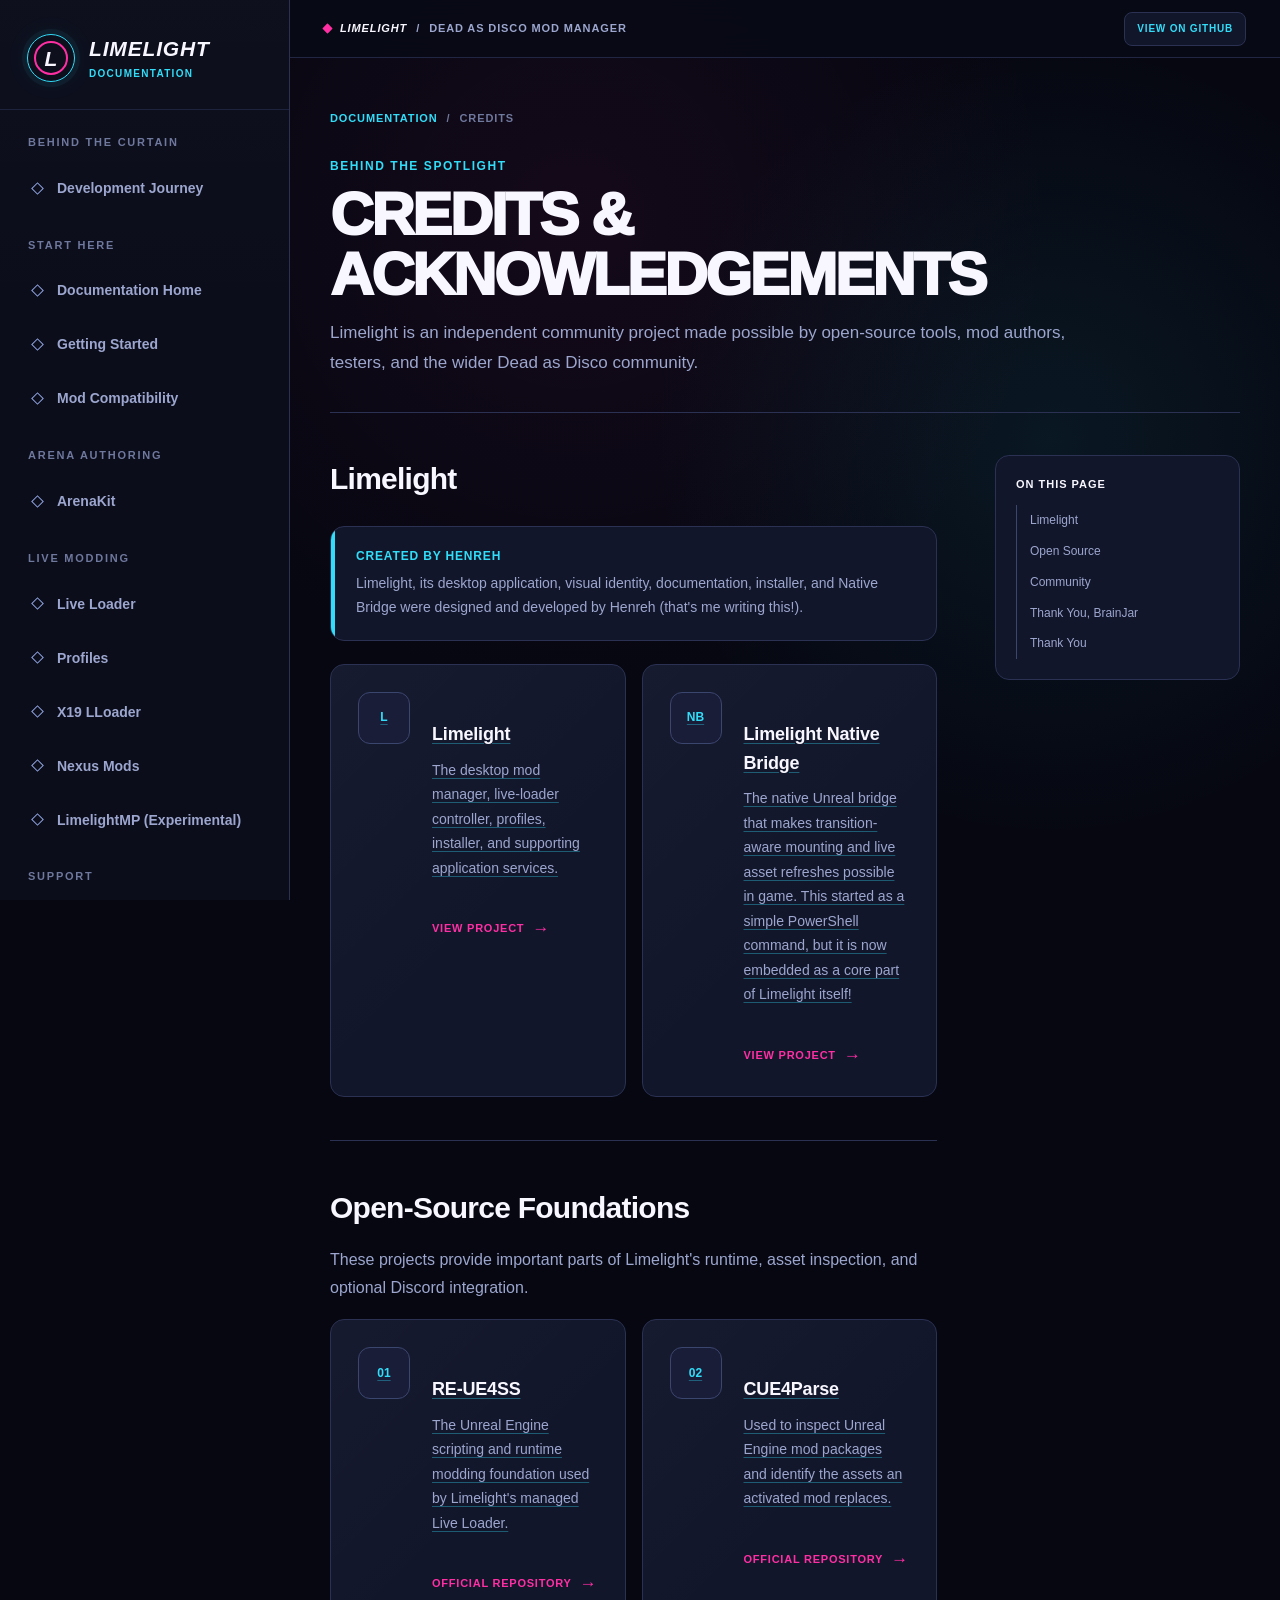
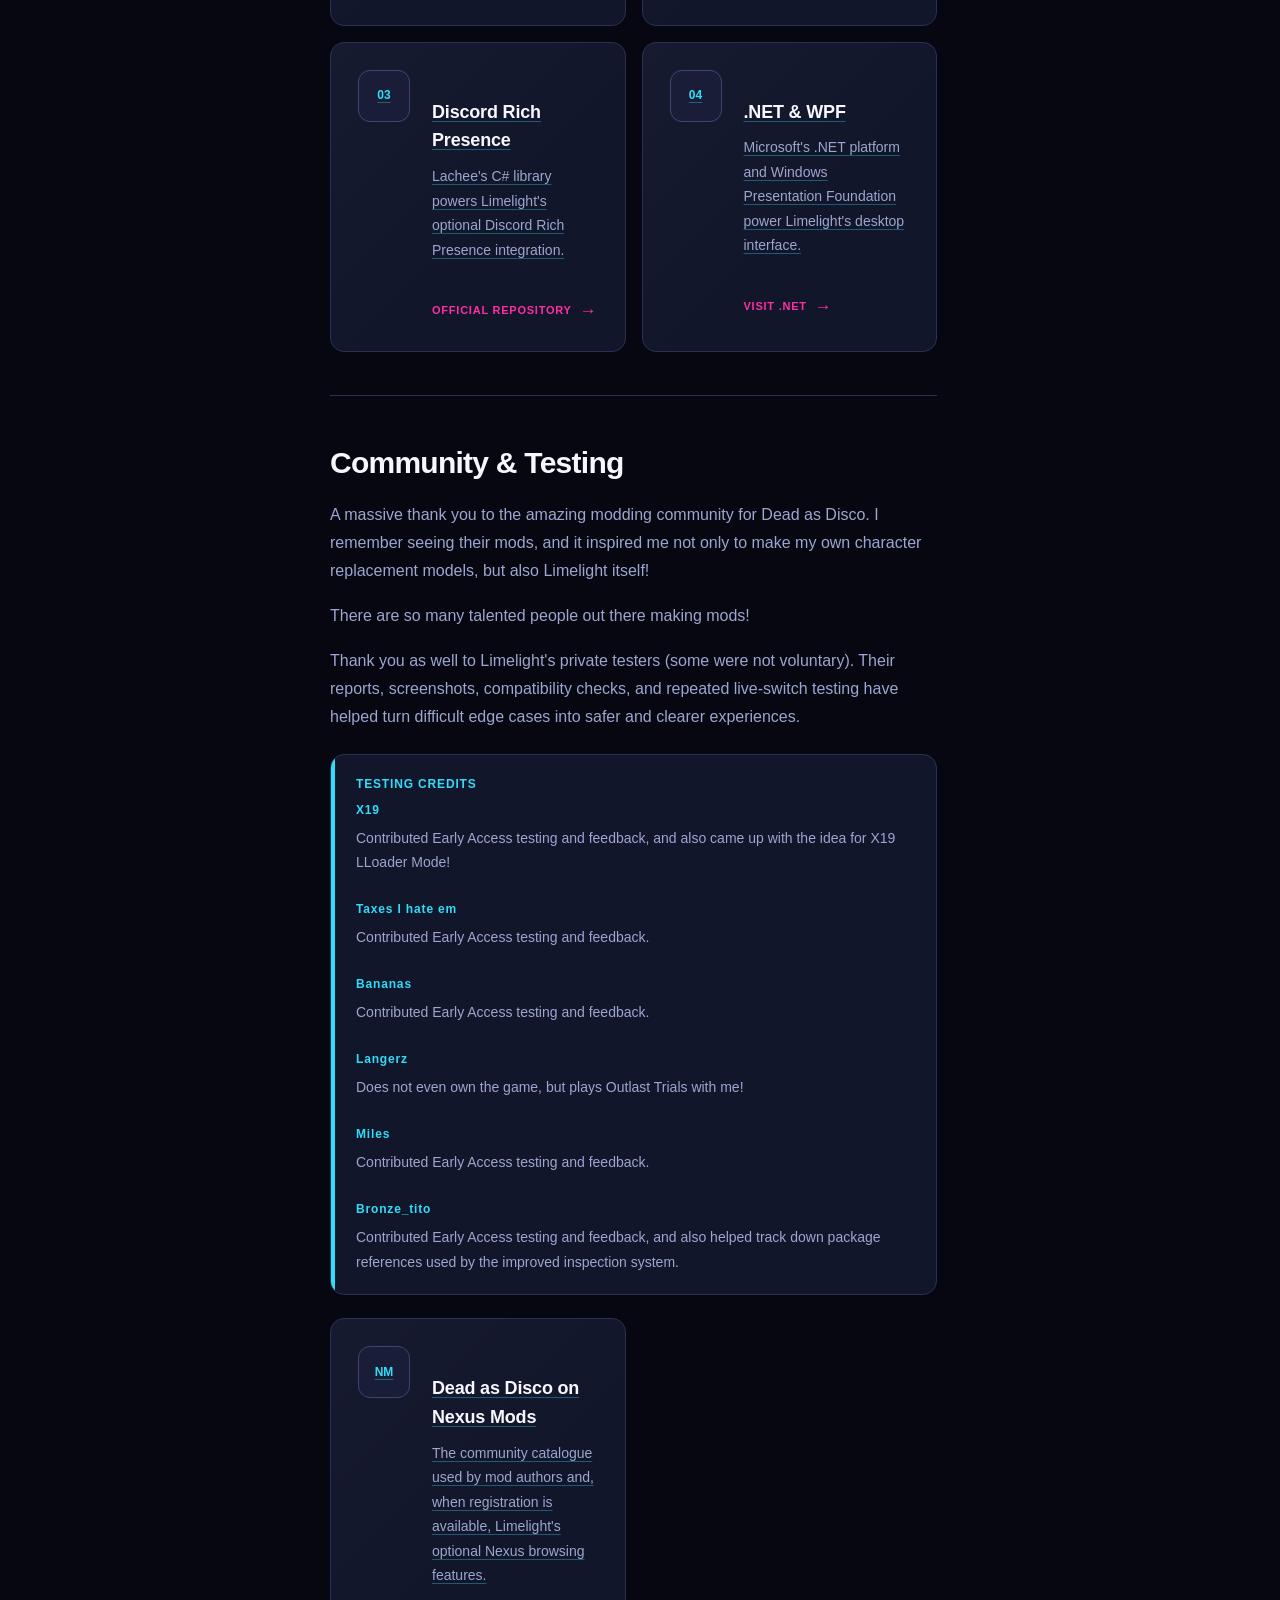
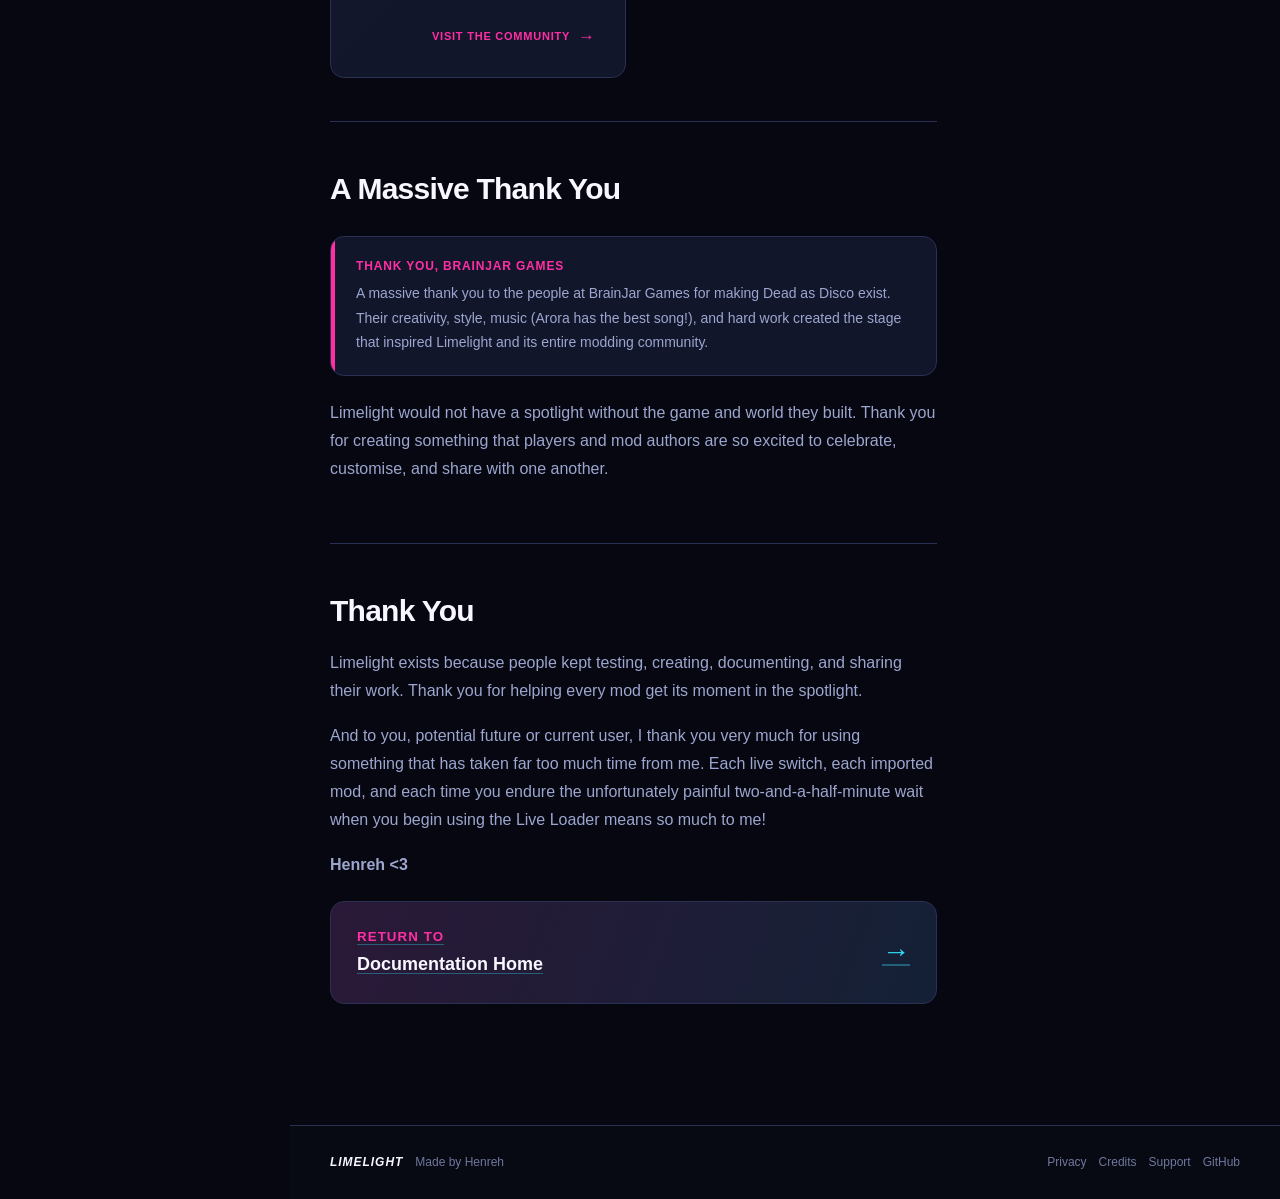
<file: credits.html>
<!DOCTYPE html>
<html lang="en">
<head>
    <meta charset="UTF-8">

    <meta
        name="viewport"
        content="width=device-width, initial-scale=1.0">

    <meta
        name="description"
        content="Credits and acknowledgements for Limelight, the Dead as Disco mod manager and live loader.">

    <title>Credits | Limelight Documentation</title>

    <link
        rel="icon"
        type="image/png"
        href="assets/images/limelight-favicon.png">

    <link
        rel="stylesheet"
        href="assets/css/styles.css">

    <script
        src="assets/js/site.js"
        defer>
    </script>
</head>

<body data-page="credits">
    <a
        class="skip-link"
        href="#main-content">
        Skip to documentation
    </a>

    <div class="site-shell">
        <!-- I keep the documentation navigation in one predictable place. -->
        <aside
            id="documentationSidebar"
            class="sidebar">
            <div class="sidebar-brand">
                <a
                    class="brand-link"
                    href="index.html"
                    aria-label="Limelight documentation home">
                    <span
                        class="brand-mark"
                        aria-hidden="true">
                        <span class="brand-mark-inner">L</span>
                    </span>

                    <span class="brand-copy">
                        <strong>LIMELIGHT</strong>
                        <small>DOCUMENTATION</small>
                    </span>
                </a>
            </div>

            <nav
                class="documentation-navigation"
                aria-label="Documentation">
                <p class="navigation-label">BEHIND THE CURTAIN</p>

                <a
                    class="navigation-link"
                    href="development-journey.html">
                    <span class="navigation-diamond" aria-hidden="true"></span>
                    <span>Development Journey</span>
                </a>

                <p class="navigation-label">START HERE</p>

                <a
                    class="navigation-link"
                    href="index.html">
                    <span class="navigation-diamond" aria-hidden="true"></span>
                    <span>Documentation Home</span>
                </a>

                <a
                    class="navigation-link"
                    href="getting-started.html">
                    <span class="navigation-diamond" aria-hidden="true"></span>
                    <span>Getting Started</span>
                </a>

                <a
                    class="navigation-link"
                    href="mod-compatibility.html">
                    <span class="navigation-diamond" aria-hidden="true"></span>
                    <span>Mod Compatibility</span>
                </a>

                <p class="navigation-label">ARENA AUTHORING</p>

                <a class="navigation-link" href="arenakit.html">
                    <span class="navigation-diamond" aria-hidden="true"></span>
                    <span>ArenaKit</span>
                </a>

                <p class="navigation-label">LIVE MODDING</p>

                <a
                    class="navigation-link"
                    href="live-loader.html">
                    <span class="navigation-diamond" aria-hidden="true"></span>
                    <span>Live Loader</span>
                </a>

                <a
                    class="navigation-link"
                    href="profiles.html">
                    <span class="navigation-diamond" aria-hidden="true"></span>
                    <span>Profiles</span>
                </a>

                <a
                    class="navigation-link"
                    href="x19-loader.html">
                    <span class="navigation-diamond" aria-hidden="true"></span>
                    <span>X19 LLoader</span>
                </a>

                <a
                    class="navigation-link"
                    href="nexus-mods.html">
                    <span class="navigation-diamond" aria-hidden="true"></span>
                    <span>Nexus Mods</span>
                </a>

                <a
                    class="navigation-link"
                    href="multiplayer.html">
                    <span class="navigation-diamond" aria-hidden="true"></span>
                    <span>LimelightMP (Experimental)</span>
                </a>

                <p class="navigation-label">SUPPORT</p>

                <a
                    class="navigation-link"
                    href="testing-bug-reports.html">
                    <span class="navigation-diamond" aria-hidden="true"></span>
                    <span>Testing &amp; Bug Reports</span>
                </a>

                <a
                    class="navigation-link"
                    href="troubleshooting.html">
                    <span class="navigation-diamond" aria-hidden="true"></span>
                    <span>Troubleshooting</span>
                </a>

                <a
                    class="navigation-link"
                    href="privacy.html">
                    <span class="navigation-diamond" aria-hidden="true"></span>
                    <span>Privacy</span>
                </a>

                <a
                    class="navigation-link active"
                    aria-current="page"
                    href="credits.html">
                    <span class="navigation-diamond" aria-hidden="true"></span>
                    <span>Credits</span>
                </a>
            </nav>

            <div class="sidebar-status">
                <span class="status-dot" aria-hidden="true"></span>

                <div>
                    <strong>EARLY ACCESS DOCS</strong>
                    <span>Documentation for Limelight Early Access.</span>
                </div>
            </div>
        </aside>

        <div class="page-column">
            <header class="topbar">
                <button
                    id="menuToggle"
                    class="menu-button"
                    type="button"
                    aria-label="Open documentation navigation"
                    aria-controls="documentationSidebar"
                    aria-expanded="false">
                    <span></span>
                    <span></span>
                    <span></span>
                </button>

                <div class="topbar-title">
                    <span class="topbar-diamond" aria-hidden="true"></span>
                    <strong>LIMELIGHT</strong>
                    <span>/</span>
                    <span>DEAD AS DISCO MOD MANAGER</span>
                </div>

                <a
                    class="topbar-link"
                    href="https://github.com/Henreh1/Limelight"
                    target="_blank"
                    rel="noopener noreferrer">
                    VIEW ON GITHUB
                </a>
            </header>

            <main
                id="main-content"
                class="documentation-page">
                <div class="breadcrumbs">
                    <a href="index.html">DOCUMENTATION</a>
                    <span>/</span>
                    <span>CREDITS</span>
                </div>

                <header class="documentation-hero">
                    <span class="eyebrow">BEHIND THE SPOTLIGHT</span>

                    <h1>CREDITS &amp; ACKNOWLEDGEMENTS</h1>

                    <p>
                        Limelight is an independent community project made
                        possible by open-source tools, mod authors, testers,
                        and the wider Dead as Disco community.
                    </p>
                </header>

                <div class="article-layout">
                    <article class="article">
                        <section
                            id="limelight"
                            class="guide-section">
                            <h2>Limelight</h2>

                            <div class="notice">
                                <strong>CREATED BY HENREH</strong>

                                <p>
                                    Limelight, its desktop application, visual
                                    identity, documentation, installer, and
                                    Native Bridge were designed and developed
                                    by Henreh (that's me writing this!).
                                </p>
                            </div>

                            <div class="feature-grid">
                                <a
                                    class="feature-card"
                                    href="https://github.com/Henreh1/Limelight"
                                    target="_blank"
                                    rel="noopener noreferrer">
                                    <span class="card-icon" aria-hidden="true">L</span>

                                    <div>
                                        <h3>Limelight</h3>

                                        <p>
                                            The desktop mod manager, live-loader
                                            controller, profiles, installer,
                                            and supporting application services.
                                        </p>

                                        <span class="card-link">
                                            VIEW PROJECT
                                            <span aria-hidden="true">&rarr;</span>
                                        </span>
                                    </div>
                                </a>

                                <a
                                    class="feature-card"
                                    href="https://github.com/Henreh1/LimelightNativeBridge"
                                    target="_blank"
                                    rel="noopener noreferrer">
                                    <span class="card-icon" aria-hidden="true">NB</span>

                                    <div>
                                        <h3>Limelight Native Bridge</h3>

                                        <p>
                                            The native Unreal bridge that makes
                                            transition-aware mounting and live
                                            asset refreshes possible in game.
                                            This started as a simple PowerShell
                                            command, but it is now embedded as a
                                            core part of Limelight itself!
                                        </p>

                                        <span class="card-link">
                                            VIEW PROJECT
                                            <span aria-hidden="true">&rarr;</span>
                                        </span>
                                    </div>
                                </a>
                            </div>
                        </section>

                        <section
                            id="open-source"
                            class="guide-section">
                            <h2>Open-Source Foundations</h2>

                            <p>
                                These projects provide important parts of
                                Limelight's runtime, asset inspection, and
                                optional Discord integration.
                            </p>

                            <div class="feature-grid">
                                <a
                                    class="feature-card"
                                    href="https://github.com/UE4SS-RE/RE-UE4SS"
                                    target="_blank"
                                    rel="noopener noreferrer">
                                    <span class="card-icon" aria-hidden="true">01</span>

                                    <div>
                                        <h3>RE-UE4SS</h3>

                                        <p>
                                            The Unreal Engine scripting and
                                            runtime modding foundation used by
                                            Limelight's managed Live Loader.
                                        </p>

                                        <span class="card-link">
                                            OFFICIAL REPOSITORY
                                            <span aria-hidden="true">&rarr;</span>
                                        </span>
                                    </div>
                                </a>

                                <a
                                    class="feature-card"
                                    href="https://github.com/FabianFG/CUE4Parse"
                                    target="_blank"
                                    rel="noopener noreferrer">
                                    <span class="card-icon" aria-hidden="true">02</span>

                                    <div>
                                        <h3>CUE4Parse</h3>

                                        <p>
                                            Used to inspect Unreal Engine mod
                                            packages and identify the assets an
                                            activated mod replaces.
                                        </p>

                                        <span class="card-link">
                                            OFFICIAL REPOSITORY
                                            <span aria-hidden="true">&rarr;</span>
                                        </span>
                                    </div>
                                </a>

                                <a
                                    class="feature-card"
                                    href="https://github.com/Lachee/discord-rpc-csharp"
                                    target="_blank"
                                    rel="noopener noreferrer">
                                    <span class="card-icon" aria-hidden="true">03</span>

                                    <div>
                                        <h3>Discord Rich Presence</h3>

                                        <p>
                                            Lachee's C# library powers
                                            Limelight's optional Discord Rich
                                            Presence integration.
                                        </p>

                                        <span class="card-link">
                                            OFFICIAL REPOSITORY
                                            <span aria-hidden="true">&rarr;</span>
                                        </span>
                                    </div>
                                </a>

                                <a
                                    class="feature-card"
                                    href="https://dotnet.microsoft.com/"
                                    target="_blank"
                                    rel="noopener noreferrer">
                                    <span class="card-icon" aria-hidden="true">04</span>

                                    <div>
                                        <h3>.NET &amp; WPF</h3>

                                        <p>
                                            Microsoft's .NET platform and
                                            Windows Presentation Foundation
                                            power Limelight's desktop interface.
                                        </p>

                                        <span class="card-link">
                                            VISIT .NET
                                            <span aria-hidden="true">&rarr;</span>
                                        </span>
                                    </div>
                                </a>
                            </div>
                        </section>

                        <section
                            id="community"
                            class="guide-section">
                            <h2>Community &amp; Testing</h2>

                            <p>
                                A massive thank you to the amazing modding
                                community for Dead as Disco. I remember seeing
                                their mods, and it inspired me not only to make
                                my own character replacement models, but also
                                Limelight itself!
                            </p>

                            <p>
                                There are so many talented people out there
                                making mods!
                            </p>

                            <p>
                                Thank you as well to Limelight's private testers
                                (some were not voluntary). Their reports,
                                screenshots, compatibility checks, and repeated
                                live-switch testing have helped turn difficult
                                edge cases into safer and clearer experiences.
                            </p>

                                            <div class="notice">
                    <strong>TESTING CREDITS</strong>

                    <p>
                        <strong>X19</strong>
                        Contributed Early Access testing and feedback, and also
                        came up with the idea for X19 LLoader Mode!
                        <br><br>
                        <strong>Taxes I hate em</strong>
                        Contributed Early Access testing and feedback.
                        <br><br>
                        <strong>Bananas</strong>
                        Contributed Early Access testing and feedback.
                        <br><br>
                        <strong>Langerz</strong>
                        Does not even own the game, but plays Outlast Trials
                        with me!
                        <br><br>
                        <strong>Miles</strong>
                        Contributed Early Access testing and feedback.
                        <br><br>
                        <strong>Bronze_tito</strong>
                        Contributed Early Access testing and feedback, and also
                        helped track down package references used by the improved
                        inspection system.
                    </p>
                </div>

                            <div class="feature-grid">
                                <a
                                    class="feature-card"
                                    href="https://www.nexusmods.com/deadasdisco"
                                    target="_blank"
                                    rel="noopener noreferrer">
                                    <span class="card-icon" aria-hidden="true">NM</span>

                                    <div>
                                        <h3>Dead as Disco on Nexus Mods</h3>

                                        <p>
                                            The community catalogue used by mod
                                            authors and, when registration is
                                            available, Limelight's optional
                                            Nexus browsing features.
                                        </p>

                                        <span class="card-link">
                                            VISIT THE COMMUNITY
                                            <span aria-hidden="true">&rarr;</span>
                                        </span>
                                    </div>
                                </a>
                            </div>
                        
                
</section>

                        <section
                            id="brainjar"
                            class="guide-section">
                            <h2>A Massive Thank You</h2>

                            <div class="notice notice-warning">
                                <strong>THANK YOU, BRAINJAR GAMES</strong>

                                <p>
                                    A massive thank you to the people at
                                    BrainJar Games for making Dead as Disco
                                    exist. Their creativity, style, music (Arora
                                    has the best song!), and hard work created
                                    the stage that inspired Limelight and its
                                    entire modding community.
                                </p>
                            </div>

                            <p>
                                Limelight would not have a spotlight without
                                the game and world they built. Thank you for
                                creating something that players and mod authors
                                are so excited to celebrate, customise, and
                                share with one another.
                            </p>
                        </section>

                        <section
                            id="thank-you"
                            class="guide-section">
                            <h2>Thank You</h2>

                            <p>
                                Limelight exists because people kept testing,
                                creating, documenting, and sharing their work.
                                Thank you for helping every mod get its moment
                                in the spotlight.
                            </p>

                            <p>
                                And to you, potential future or current user, I
                                thank you very much for using something that has
                                taken far too much time from me. Each live
                                switch, each imported mod, and each time you
                                endure the unfortunately painful
                                two-and-a-half-minute wait when you begin using
                                the Live Loader means so much to me!
                            </p>

                            <p>
                                <strong>Henreh &lt;3</strong>
                            </p>

                            <a
                                class="next-page-card"
                                href="index.html">
                                <span>
                                    <small>RETURN TO</small>
                                    <strong>Documentation Home</strong>
                                </span>

                                <span
                                    class="next-page-arrow"
                                    aria-hidden="true">
                                    &rarr;
                                </span>
                            </a>
                        </section>
                    </article>

                    <aside
                        class="table-of-contents"
                        aria-label="On this page">
                        <strong>ON THIS PAGE</strong>

                        <a href="#limelight">Limelight</a>
                        <a href="#open-source">Open Source</a>
                        <a href="#community">Community</a>
                        <a href="#brainjar">Thank You, BrainJar</a>
                        <a href="#thank-you">Thank You</a>
                    </aside>
                </div>
            </main>

            <footer class="site-footer">
                <div>
                    <strong>LIMELIGHT</strong>
                    <span>Made by Henreh</span>
                </div>

                <div class="footer-links">
                    <a href="privacy.html">Privacy</a>
                    <a href="credits.html">Credits</a>
                    <a href="troubleshooting.html">Support</a>
                    <a href="https://github.com/Henreh1" target="_blank" rel="noopener noreferrer">
                        GitHub
                    </a>
                </div>
            </footer>
        </div>
    </div>
</body>
</html>
</file>
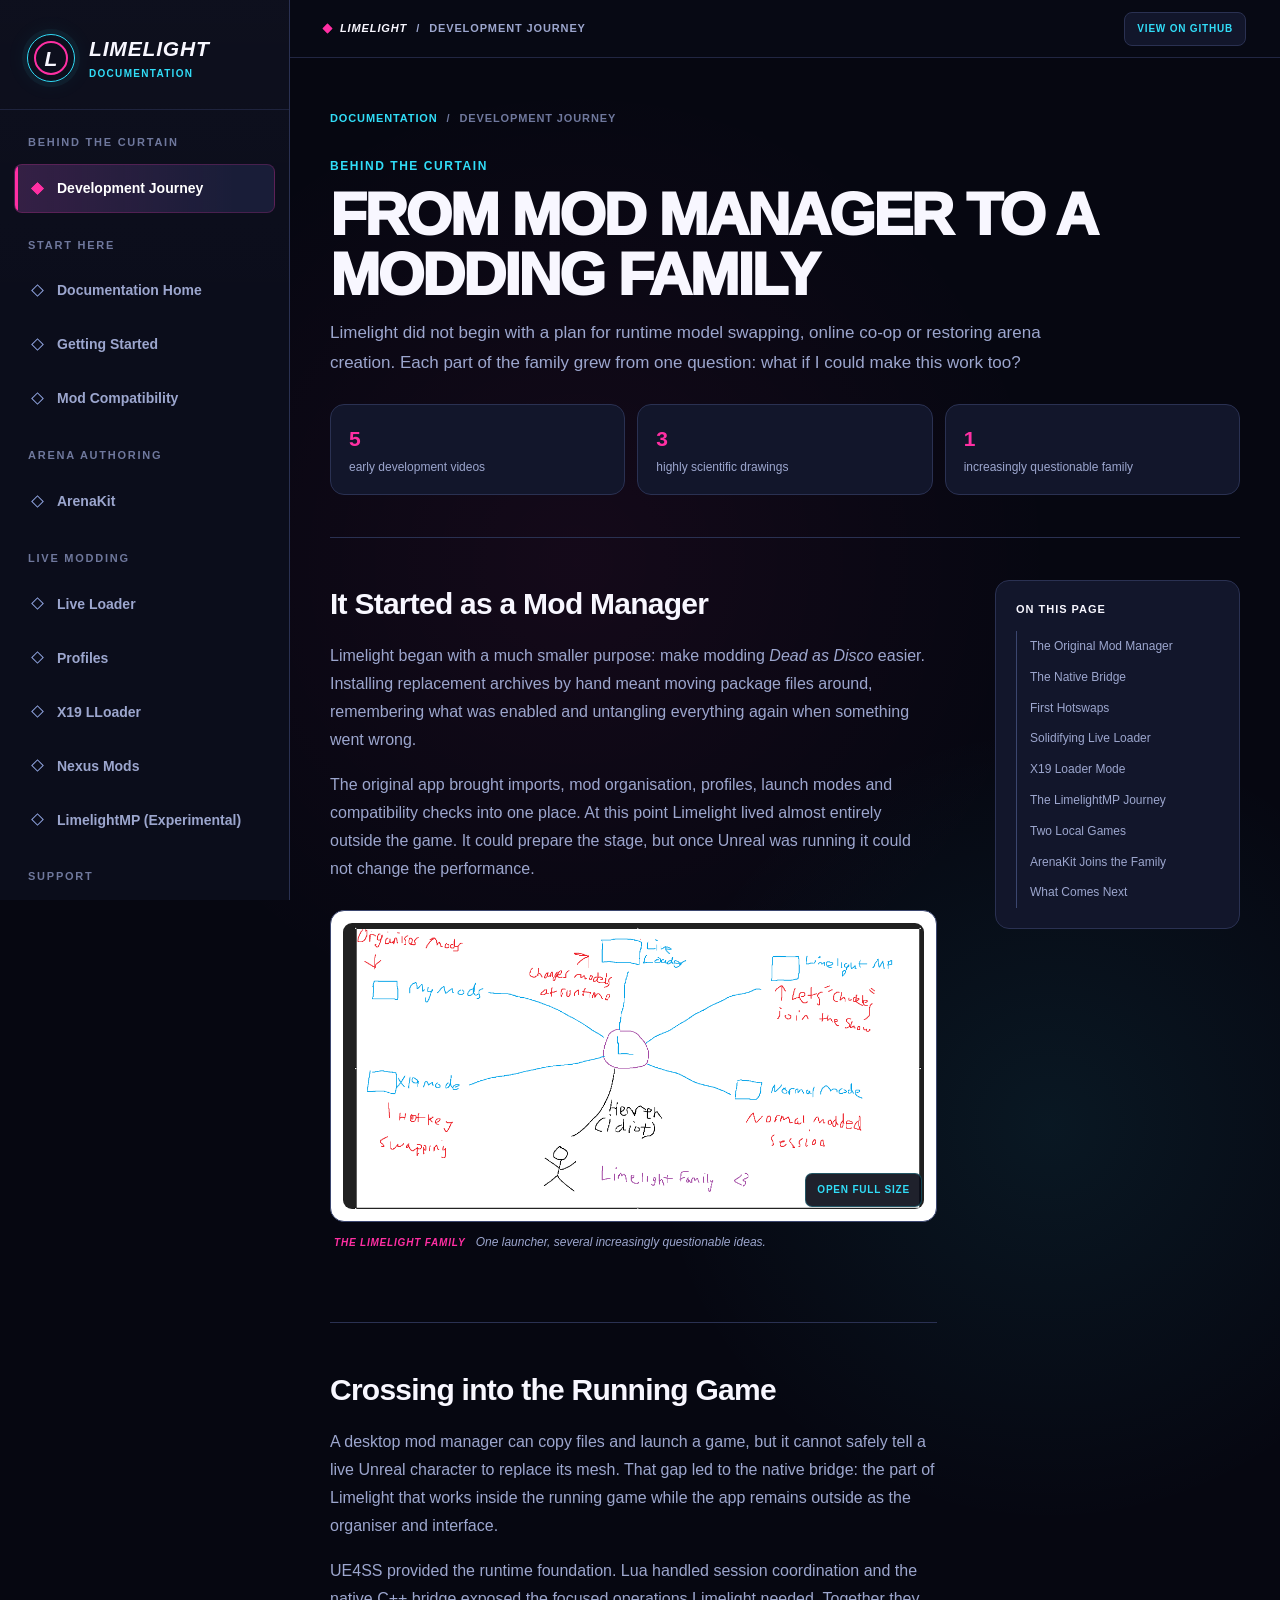
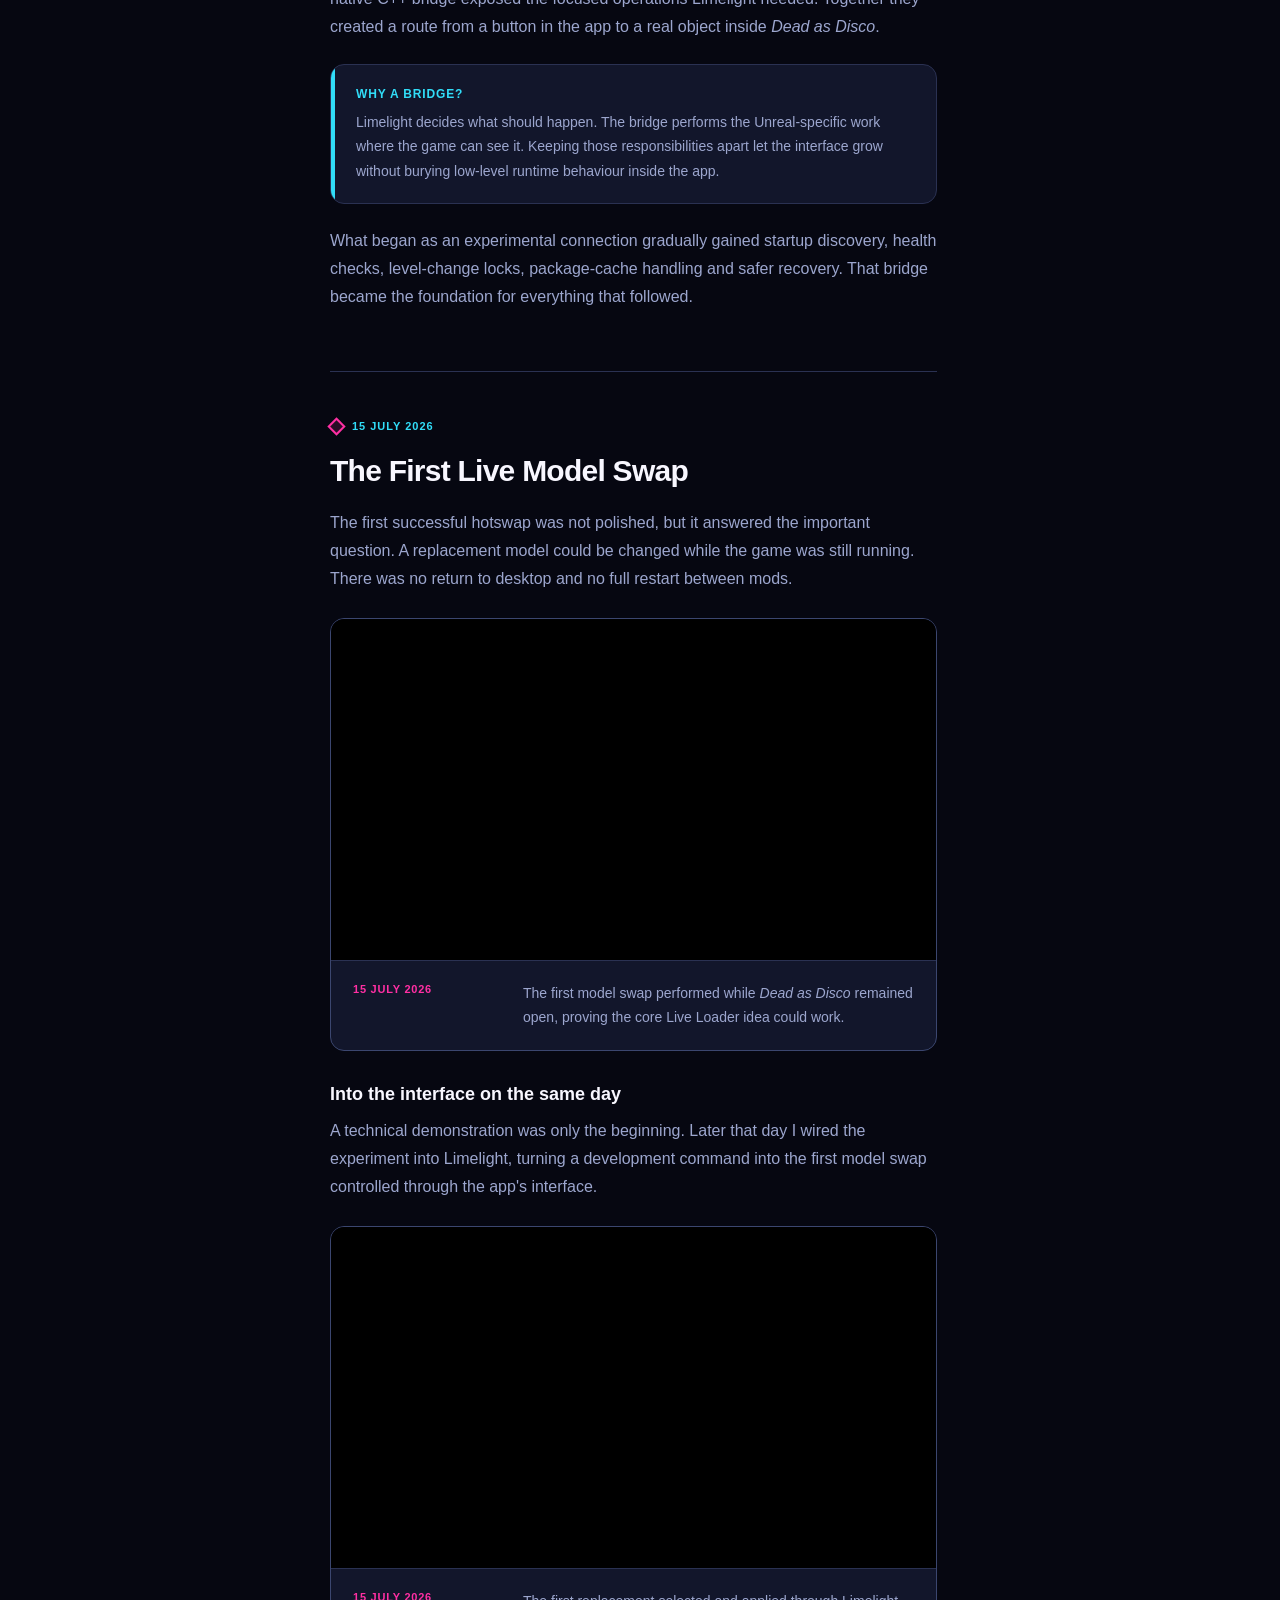
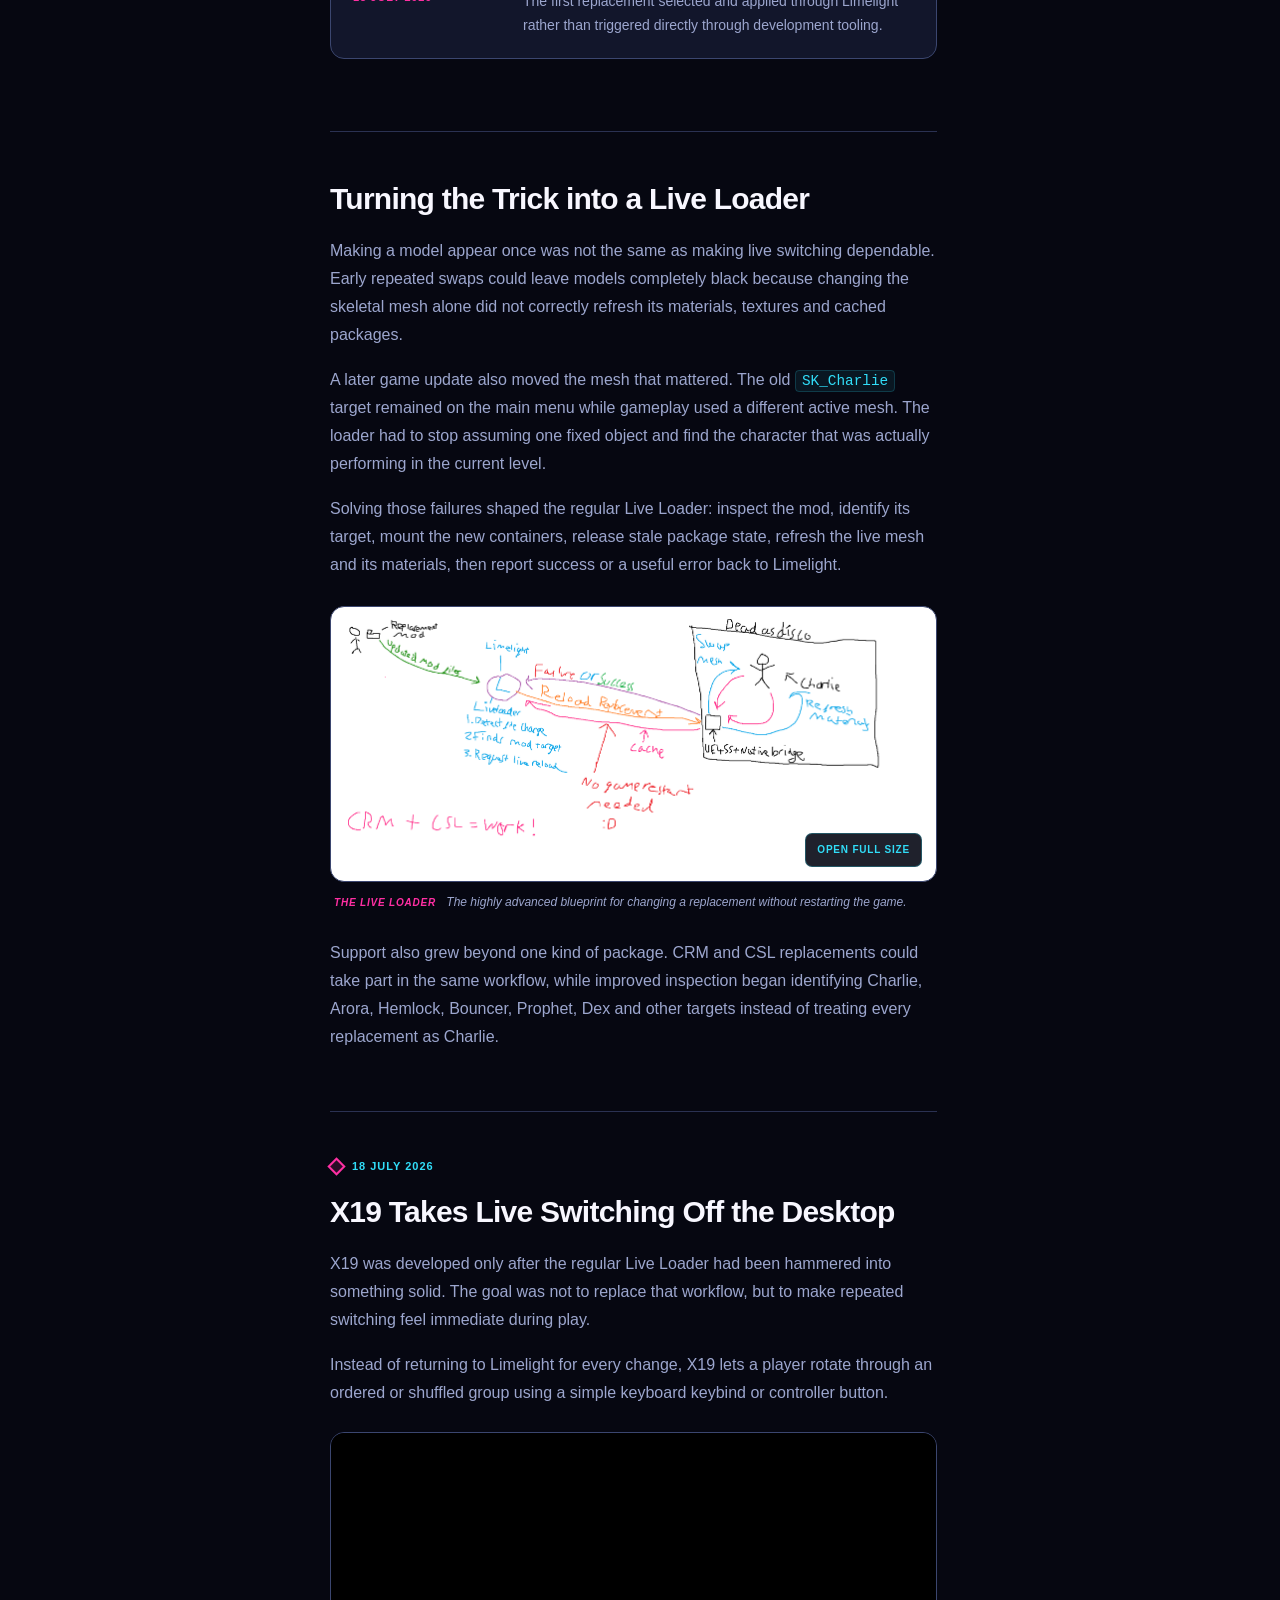
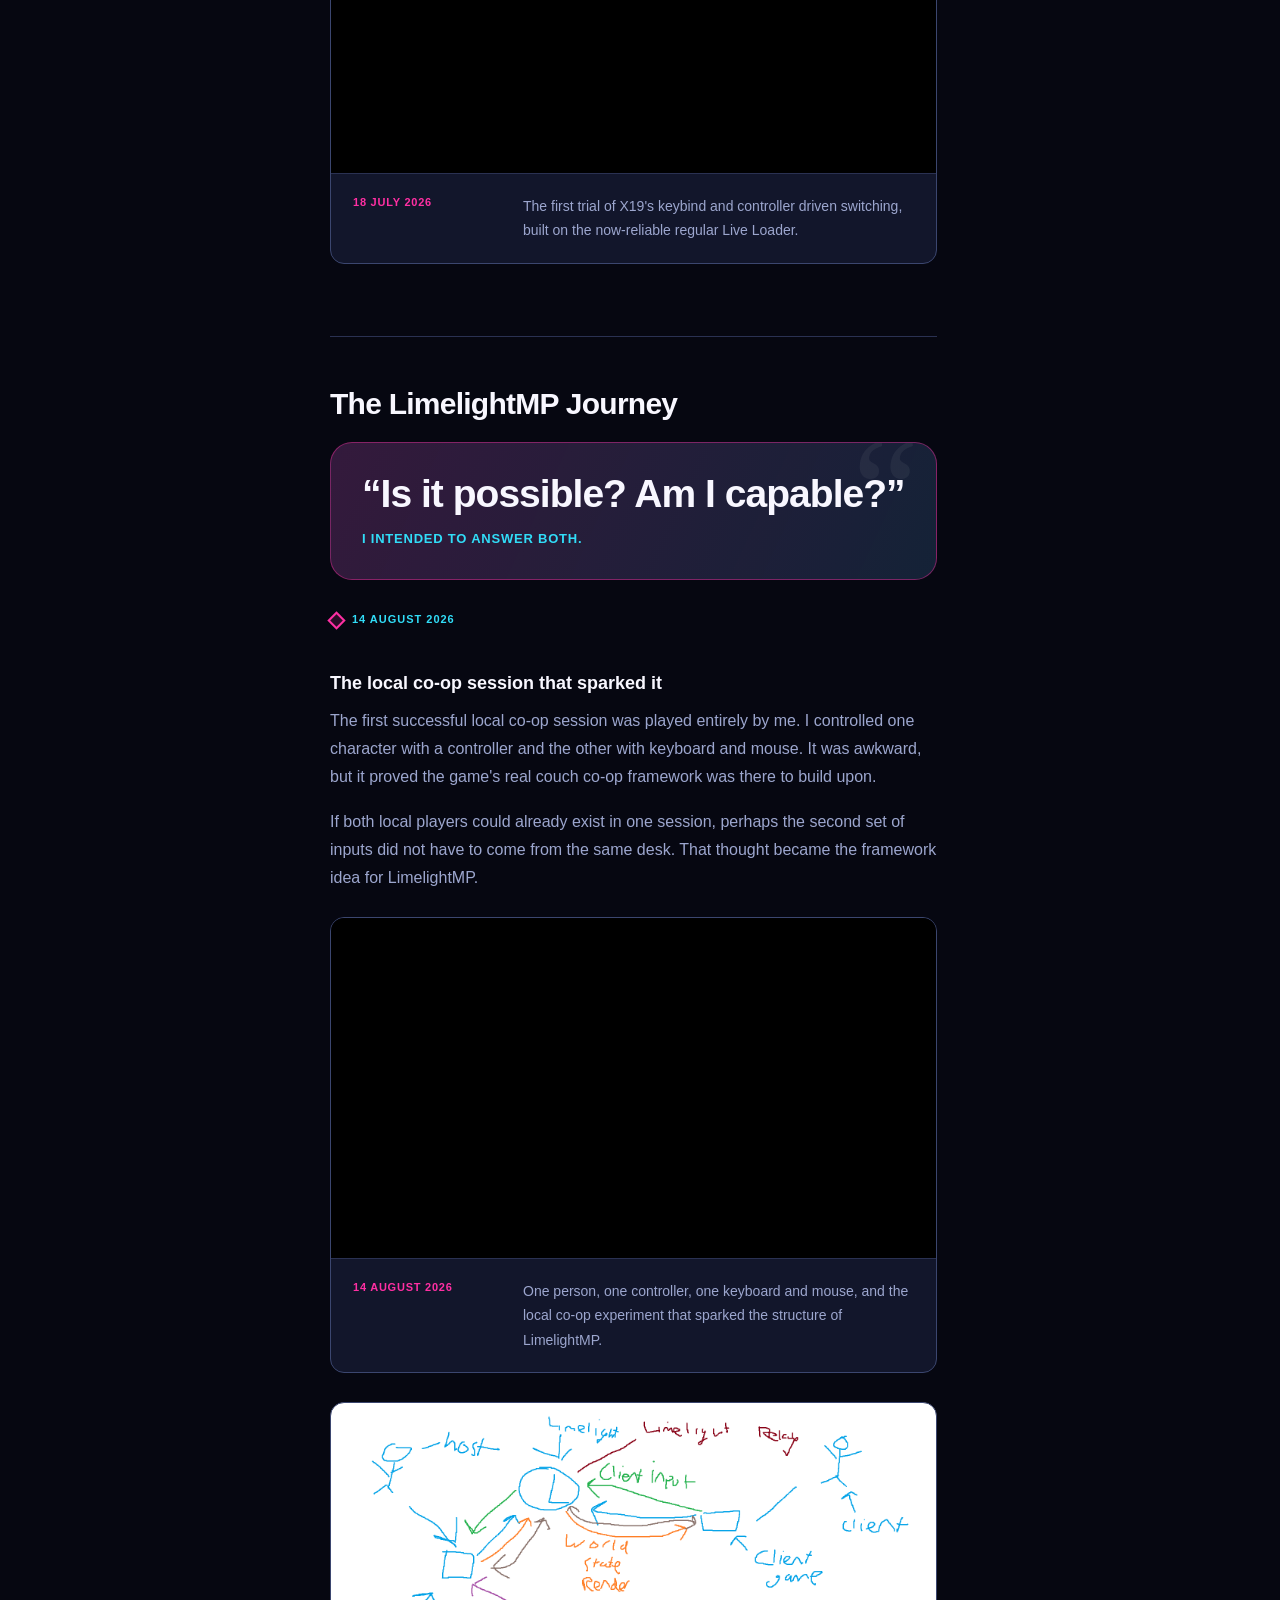
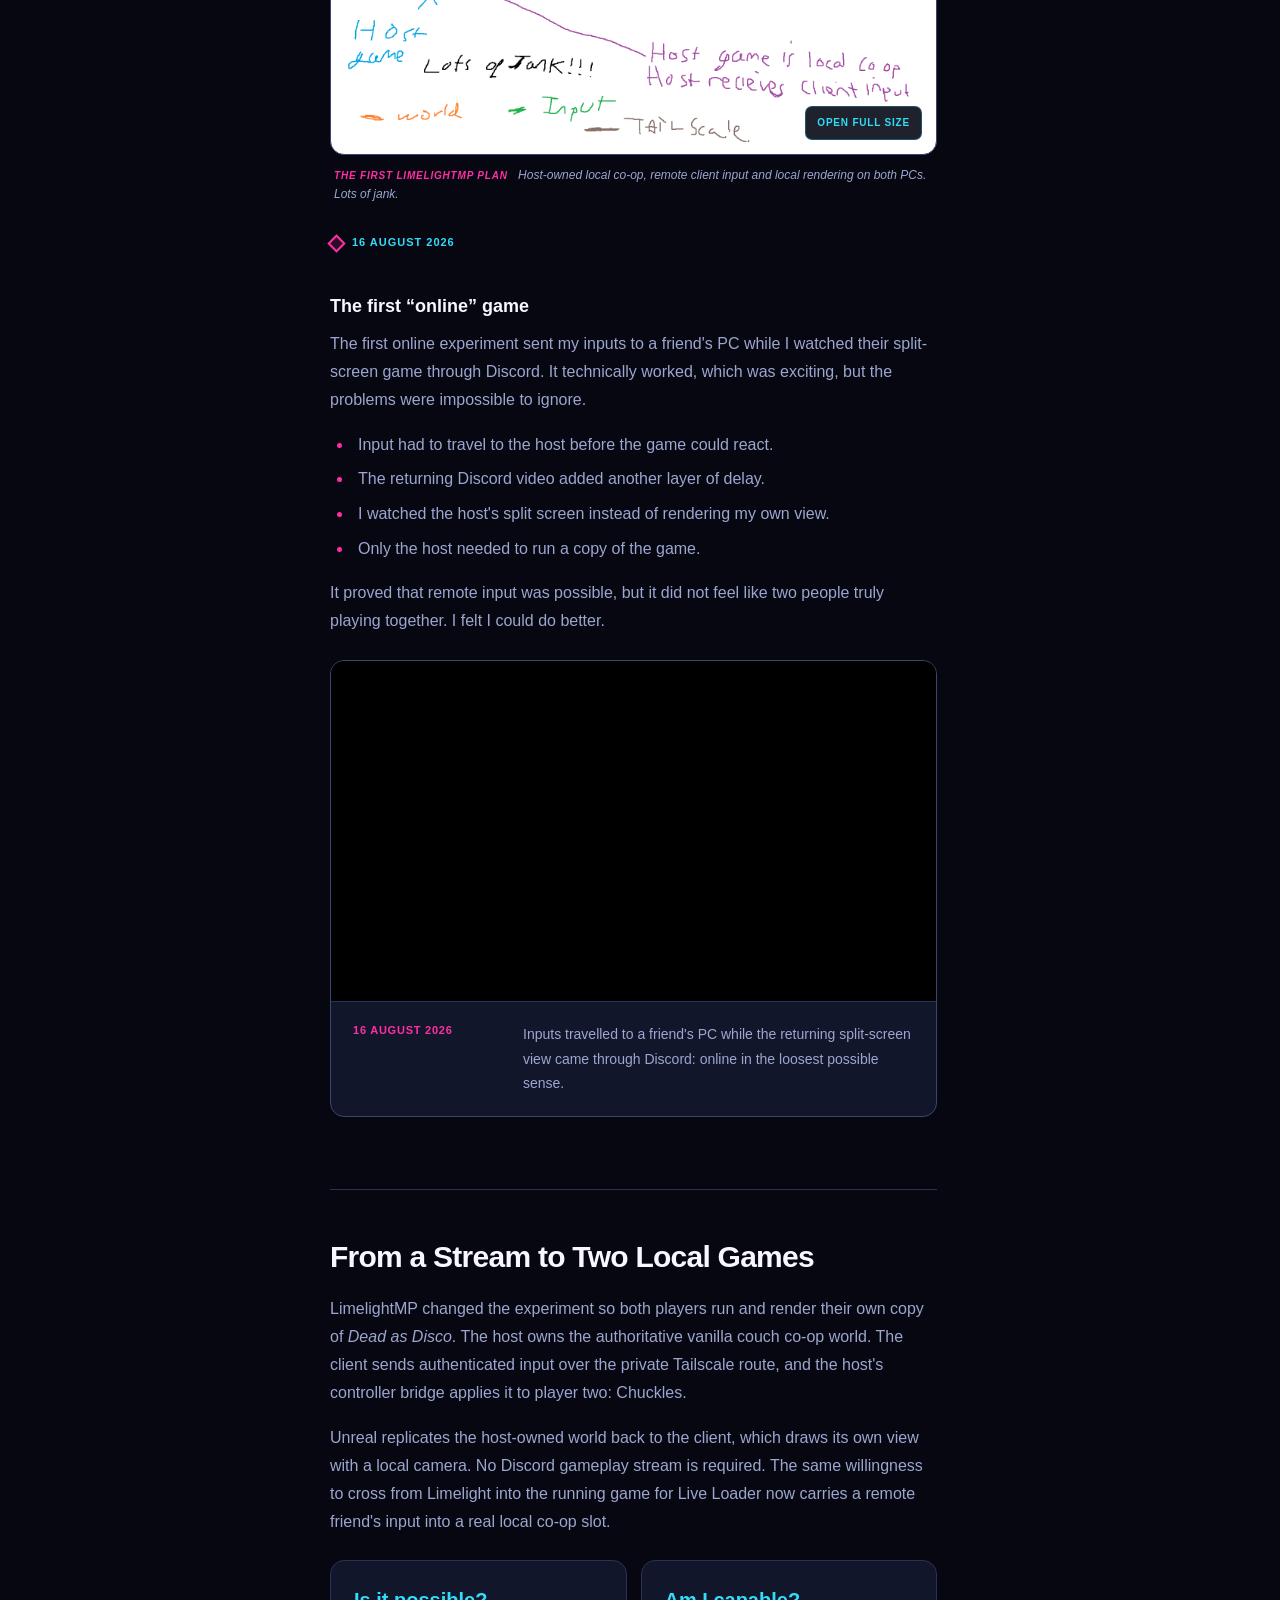
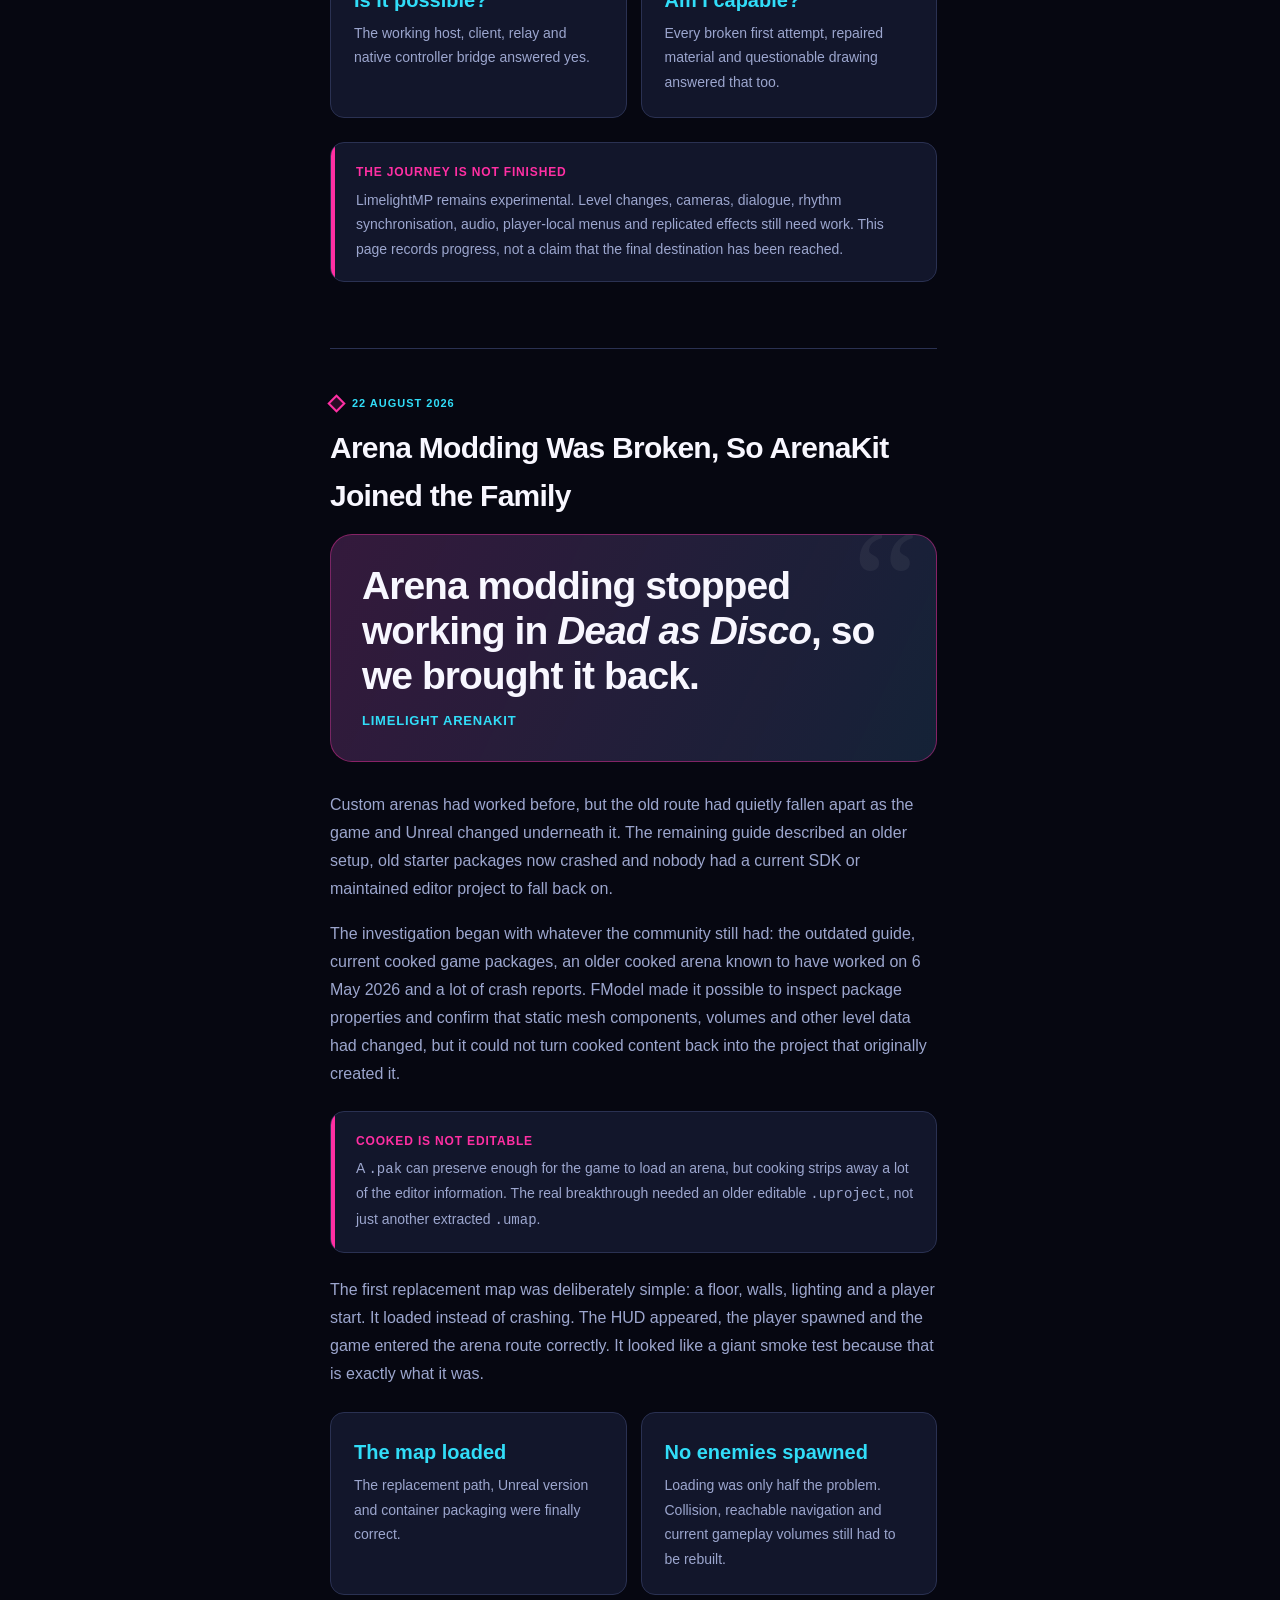
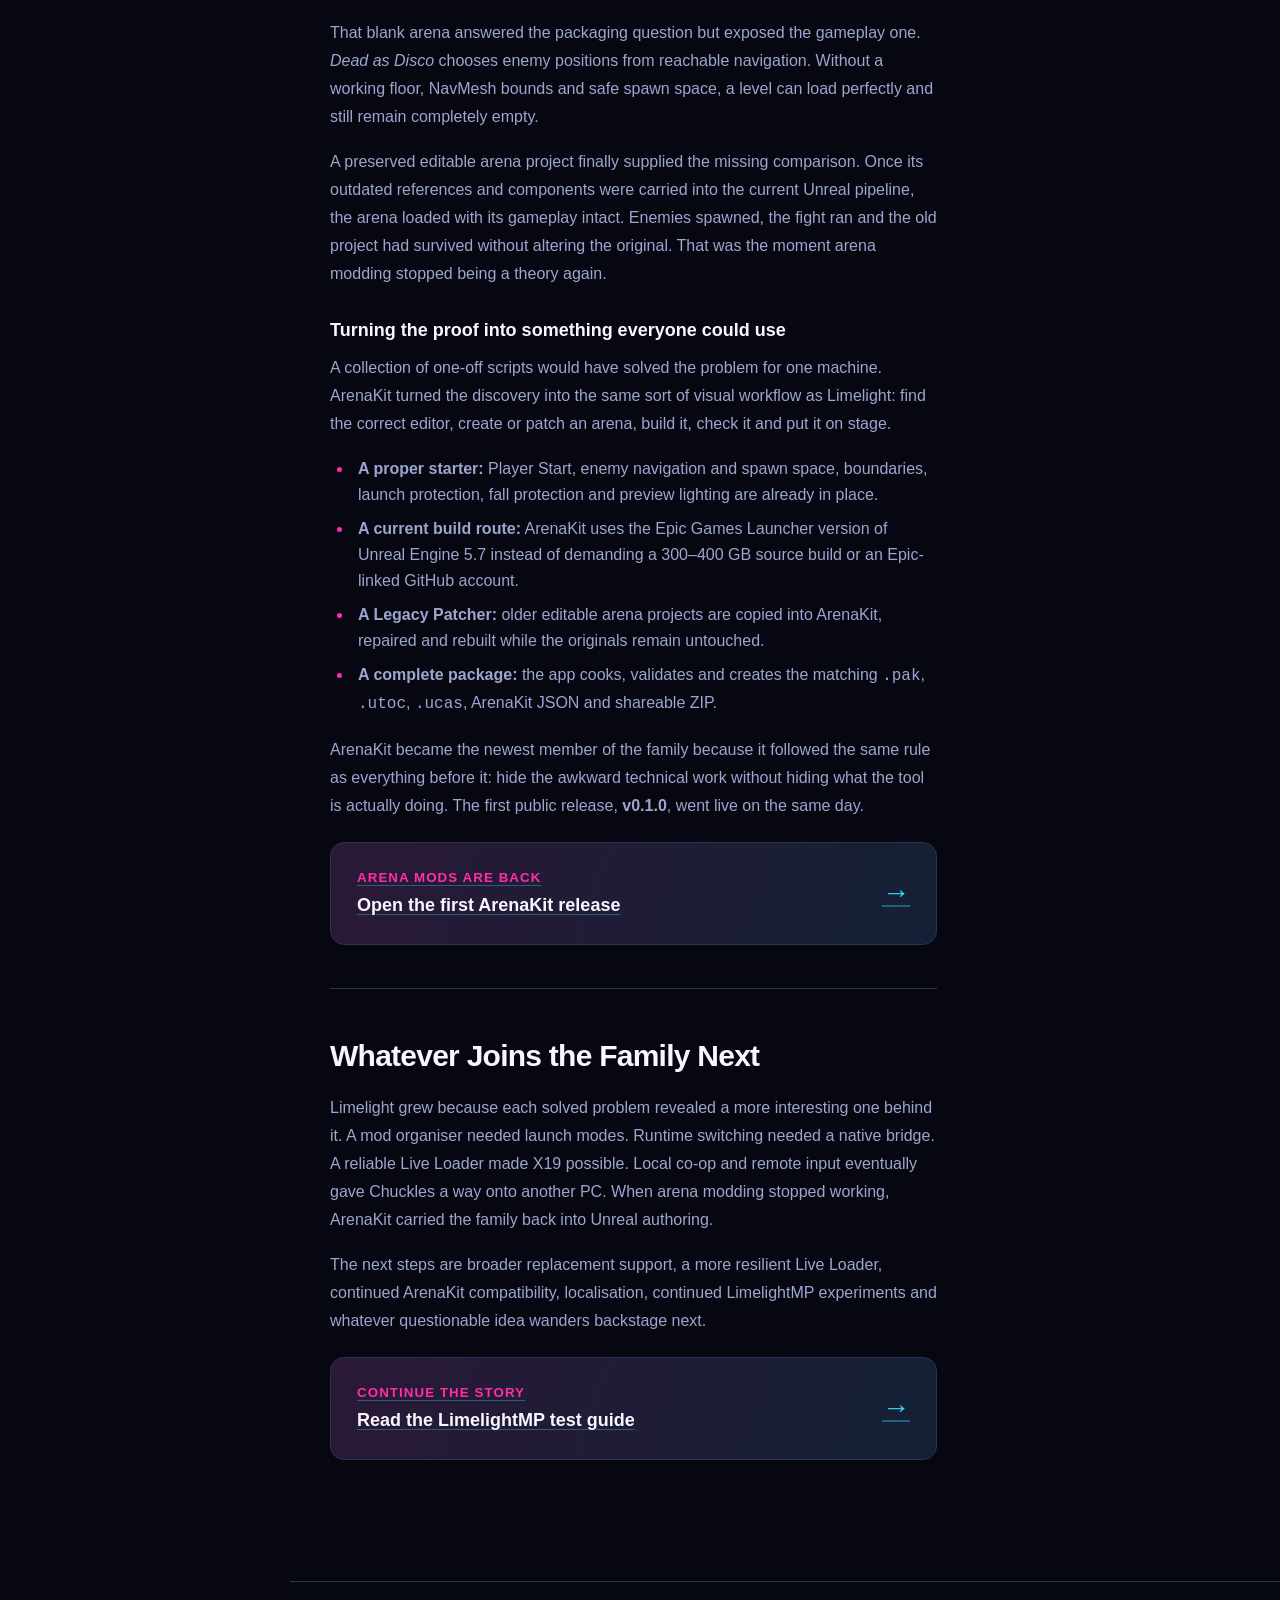
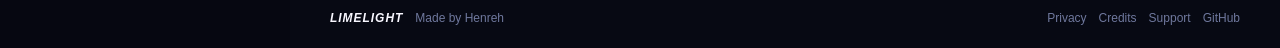
<file: development-journey.html>
<!DOCTYPE html>
<html lang="en">
<head>
    <meta charset="UTF-8">

    <meta
        name="viewport"
        content="width=device-width, initial-scale=1.0">

    <meta
        name="description"
        content="The development journey from Limelight mod manager to the native bridge, Live Loader, X19, LimelightMP and ArenaKit.">

    <title>Development Journey | Limelight Documentation</title>

    <link
        rel="icon"
        type="image/png"
        href="assets/images/limelight-favicon.png">

    <link
        rel="stylesheet"
        href="assets/css/styles.css">

    <script
        src="assets/js/site.js"
        defer>
    </script>
</head>

<body data-page="development-journey">
    <a
        class="skip-link"
        href="#main-content">
        Skip to the development journey
    </a>

    <div class="site-shell">
        <!-- I keep this page in the normal documentation shell so the story still feels like part of Limelight. -->
        <aside
            id="documentationSidebar"
            class="sidebar">
            <div class="sidebar-brand">
                <a
                    class="brand-link"
                    href="index.html"
                    aria-label="Limelight documentation home">
                    <span
                        class="brand-mark"
                        aria-hidden="true">
                        <span class="brand-mark-inner">L</span>
                    </span>

                    <span class="brand-copy">
                        <strong>LIMELIGHT</strong>
                        <small>DOCUMENTATION</small>
                    </span>
                </a>
            </div>

            <nav
                class="documentation-navigation"
                aria-label="Documentation">
                <p class="navigation-label">BEHIND THE CURTAIN</p>

                <a
                    class="navigation-link"
                    href="development-journey.html">
                    <span class="navigation-diamond" aria-hidden="true"></span>
                    <span>Development Journey</span>
                </a>

                <p class="navigation-label">START HERE</p>

                <a class="navigation-link" href="index.html">
                    <span class="navigation-diamond" aria-hidden="true"></span>
                    <span>Documentation Home</span>
                </a>

                <a class="navigation-link" href="getting-started.html">
                    <span class="navigation-diamond" aria-hidden="true"></span>
                    <span>Getting Started</span>
                </a>

                <a class="navigation-link" href="mod-compatibility.html">
                    <span class="navigation-diamond" aria-hidden="true"></span>
                    <span>Mod Compatibility</span>
                </a>

                <p class="navigation-label">ARENA AUTHORING</p>

                <a class="navigation-link" href="arenakit.html">
                    <span class="navigation-diamond" aria-hidden="true"></span>
                    <span>ArenaKit</span>
                </a>

                <p class="navigation-label">LIVE MODDING</p>

                <a class="navigation-link" href="live-loader.html">
                    <span class="navigation-diamond" aria-hidden="true"></span>
                    <span>Live Loader</span>
                </a>

                <a class="navigation-link" href="profiles.html">
                    <span class="navigation-diamond" aria-hidden="true"></span>
                    <span>Profiles</span>
                </a>

                <a class="navigation-link" href="x19-loader.html">
                    <span class="navigation-diamond" aria-hidden="true"></span>
                    <span>X19 LLoader</span>
                </a>

                <a class="navigation-link" href="nexus-mods.html">
                    <span class="navigation-diamond" aria-hidden="true"></span>
                    <span>Nexus Mods</span>
                </a>

                <a class="navigation-link" href="multiplayer.html">
                    <span class="navigation-diamond" aria-hidden="true"></span>
                    <span>LimelightMP (Experimental)</span>
                </a>

                <p class="navigation-label">SUPPORT</p>

                <a class="navigation-link" href="testing-bug-reports.html">
                    <span class="navigation-diamond" aria-hidden="true"></span>
                    <span>Testing &amp; Bug Reports</span>
                </a>

                <a class="navigation-link" href="troubleshooting.html">
                    <span class="navigation-diamond" aria-hidden="true"></span>
                    <span>Troubleshooting</span>
                </a>

                <a class="navigation-link" href="privacy.html">
                    <span class="navigation-diamond" aria-hidden="true"></span>
                    <span>Privacy</span>
                </a>

                <a class="navigation-link" href="credits.html">
                    <span class="navigation-diamond" aria-hidden="true"></span>
                    <span>Credits</span>
                </a>
            </nav>

            <div class="sidebar-status">
                <span class="status-dot" aria-hidden="true"></span>

                <div>
                    <strong>EARLY ACCESS DOCS</strong>
                    <span>Documentation for Limelight Early Access.</span>
                </div>
            </div>
        </aside>

        <div class="page-column">
            <header class="topbar">
                <button
                    id="menuToggle"
                    class="menu-button"
                    type="button"
                    aria-label="Open documentation navigation"
                    aria-controls="documentationSidebar"
                    aria-expanded="false">
                    <span></span>
                    <span></span>
                    <span></span>
                </button>

                <div class="topbar-title">
                    <span class="topbar-diamond" aria-hidden="true"></span>
                    <strong>LIMELIGHT</strong>
                    <span>/</span>
                    <span>DEVELOPMENT JOURNEY</span>
                </div>

                <a
                    class="topbar-link"
                    href="https://github.com/Henreh1/Limelight"
                    target="_blank"
                    rel="noopener noreferrer">
                    VIEW ON GITHUB
                </a>
            </header>

            <main
                id="main-content"
                class="documentation-page">
                <div class="breadcrumbs">
                    <a href="index.html">DOCUMENTATION</a>
                    <span>/</span>
                    <span>DEVELOPMENT JOURNEY</span>
                </div>

                <header class="documentation-hero">
                    <span class="eyebrow">BEHIND THE CURTAIN</span>

                    <h1>FROM MOD MANAGER TO A MODDING FAMILY</h1>

                    <p>
                        Limelight did not begin with a plan for runtime model
                        swapping, online co-op or restoring arena creation.
                        Each part of the family grew from one question: what if
                        I could make this work too?
                    </p>

                    <div class="journey-intro" aria-label="Journey summary">
                        <div>
                            <strong>5</strong>
                            <span>early development videos</span>
                        </div>

                        <div>
                            <strong>3</strong>
                            <span>highly scientific drawings</span>
                        </div>

                        <div>
                            <strong>1</strong>
                            <span>increasingly questionable family</span>
                        </div>
                    </div>
                </header>

                <div class="article-layout">
                    <article class="article">
                        <!-- I keep the milestones chronological so every problem naturally introduces the feature that solved it. -->
                        <section
                            id="origins"
                            class="guide-section">
                            <h2>It Started as a Mod Manager</h2>

                            <p>
                                Limelight began with a much smaller purpose: make
                                modding <em>Dead as Disco</em> easier. Installing
                                replacement archives by hand meant moving package
                                files around, remembering what was enabled and
                                untangling everything again when something went
                                wrong.
                            </p>

                            <p>
                                The original app brought imports, mod organisation,
                                profiles, launch modes and compatibility checks into
                                one place. At this point Limelight lived almost
                                entirely outside the game. It could prepare the
                                stage, but once Unreal was running it could not
                                change the performance.
                            </p>

                            <figure class="documentation-image journey-sketch">
                                <button
                                    class="documentation-image-button"
                                    type="button"
                                    data-lightbox
                                    data-lightbox-caption="The hand-drawn Limelight family tree connecting the app to its modes and experiments."
                                    aria-label="Open the Limelight family drawing at full size">
                                    <img
                                        src="assets/images/development/limelight-family.png"
                                        alt="Hand-drawn family tree connecting Limelight to My Mods, Live Loader, X19, Normal Mode and LimelightMP">
                                    <span class="documentation-image-action">OPEN FULL SIZE</span>
                                </button>

                                <figcaption>
                                    <strong>THE LIMELIGHT FAMILY</strong>
                                    One launcher, several increasingly questionable ideas.
                                </figcaption>
                            </figure>
                        </section>

                        <section
                            id="native-bridge"
                            class="guide-section">
                            <h2>Crossing into the Running Game</h2>

                            <p>
                                A desktop mod manager can copy files and launch a
                                game, but it cannot safely tell a live Unreal
                                character to replace its mesh. That gap led to the
                                native bridge: the part of Limelight that works
                                inside the running game while the app remains outside
                                as the organiser and interface.
                            </p>

                            <p>
                                UE4SS provided the runtime foundation. Lua handled
                                session coordination and the native C++ bridge
                                exposed the focused operations Limelight needed.
                                Together they created a route from a button in the
                                app to a real object inside <em>Dead as Disco</em>.
                            </p>

                            <div class="notice">
                                <strong>WHY A BRIDGE?</strong>

                                <p>
                                    Limelight decides what should happen. The bridge
                                    performs the Unreal-specific work where the game
                                    can see it. Keeping those responsibilities apart
                                    let the interface grow without burying low-level
                                    runtime behaviour inside the app.
                                </p>
                            </div>

                            <p>
                                What began as an experimental connection gradually
                                gained startup discovery, health checks, level-change
                                locks, package-cache handling and safer recovery. That
                                bridge became the foundation for everything that
                                followed.
                            </p>
                        </section>

                        <section
                            id="first-hotswap"
                            class="guide-section">
                            <span class="journey-date">
                                <time datetime="2026-07-15">15 JULY 2026</time>
                            </span>

                            <h2>The First Live Model Swap</h2>

                            <p>
                                The first successful hotswap was not polished, but
                                it answered the important question. A replacement
                                model could be changed while the game was still
                                running. There was no return to desktop and no full
                                restart between mods.
                            </p>

                            <div class="journey-video">
                                <div class="journey-video-frame journey-video-embed">
                                    <iframe
                                        src="https://www.youtube-nocookie.com/embed/LSrwK13YQtY"
                                        title="First live model hotswap"
                                        loading="lazy"
                                        referrerpolicy="strict-origin-when-cross-origin"
                                        allow="accelerometer; autoplay; clipboard-write; encrypted-media; gyroscope; picture-in-picture; web-share"
                                        allowfullscreen>
                                    </iframe>
                                </div>

                                <div class="journey-video-caption">
                                    <time datetime="2026-07-15">15 JULY 2026</time>
                                    <p>
                                        The first model swap performed while
                                        <em>Dead as Disco</em> remained open, proving
                                        the core Live Loader idea could work.
                                    </p>
                                </div>
                            </div>

                            <h3>Into the interface on the same day</h3>

                            <p>
                                A technical demonstration was only the beginning.
                                Later that day I wired the experiment into Limelight,
                                turning a development command into the first model
                                swap controlled through the app's interface.
                            </p>

                            <div class="journey-video">
                                <div class="journey-video-frame journey-video-embed">
                                    <iframe
                                        src="https://www.youtube-nocookie.com/embed/L4PA2EpAhTk"
                                        title="First UI-controlled model hotswap"
                                        loading="lazy"
                                        referrerpolicy="strict-origin-when-cross-origin"
                                        allow="accelerometer; autoplay; clipboard-write; encrypted-media; gyroscope; picture-in-picture; web-share"
                                        allowfullscreen>
                                    </iframe>
                                </div>

                                <div class="journey-video-caption">
                                    <time datetime="2026-07-15">15 JULY 2026</time>
                                    <p>
                                        The first replacement selected and applied
                                        through Limelight rather than triggered
                                        directly through development tooling.
                                    </p>
                                </div>
                            </div>
                        </section>

                        <section
                            id="live-loader"
                            class="guide-section">
                            <h2>Turning the Trick into a Live Loader</h2>

                            <p>
                                Making a model appear once was not the same as making
                                live switching dependable. Early repeated swaps could
                                leave models completely black because changing the
                                skeletal mesh alone did not correctly refresh its
                                materials, textures and cached packages.
                            </p>

                            <p>
                                A later game update also moved the mesh that mattered.
                                The old <span class="inline-code">SK_Charlie</span>
                                target remained on the main menu while gameplay used
                                a different active mesh. The loader had to stop
                                assuming one fixed object and find the character that
                                was actually performing in the current level.
                            </p>

                            <p>
                                Solving those failures shaped the regular Live Loader:
                                inspect the mod, identify its target, mount the new
                                containers, release stale package state, refresh the
                                live mesh and its materials, then report success or a
                                useful error back to Limelight.
                            </p>

                            <figure class="documentation-image journey-sketch">
                                <button
                                    class="documentation-image-button"
                                    type="button"
                                    data-lightbox
                                    data-lightbox-caption="The hand-drawn Live Loader flow from an updated replacement mod to the active in-game character."
                                    aria-label="Open the Live Loader drawing at full size">
                                    <img
                                        src="assets/images/development/live-loader-simple.png"
                                        alt="Hand-drawn diagram showing updated mod files travelling through Limelight and the native bridge into the running game">
                                    <span class="documentation-image-action">OPEN FULL SIZE</span>
                                </button>

                                <figcaption>
                                    <strong>THE LIVE LOADER</strong>
                                    The highly advanced blueprint for changing a
                                    replacement without restarting the game.
                                </figcaption>
                            </figure>

                            <p>
                                Support also grew beyond one kind of package. CRM and
                                CSL replacements could take part in the same workflow,
                                while improved inspection began identifying Charlie,
                                Arora, Hemlock, Bouncer, Prophet, Dex and other targets
                                instead of treating every replacement as Charlie.
                            </p>
                        </section>

                        <section
                            id="x19"
                            class="guide-section">
                            <span class="journey-date">
                                <time datetime="2026-07-18">18 JULY 2026</time>
                            </span>

                            <h2>X19 Takes Live Switching Off the Desktop</h2>

                            <p>
                                X19 was developed only after the regular Live Loader
                                had been hammered into something solid. The goal was
                                not to replace that workflow, but to make repeated
                                switching feel immediate during play.
                            </p>

                            <p>
                                Instead of returning to Limelight for every change,
                                X19 lets a player rotate through an ordered or shuffled
                                group using a simple keyboard keybind or controller
                                button.
                            </p>

                            <div class="journey-video">
                                <div class="journey-video-frame journey-video-embed">
                                    <iframe
                                        src="https://www.youtube-nocookie.com/embed/-5L1MNwmQyM"
                                        title="First X19 Loader Mode trial"
                                        loading="lazy"
                                        referrerpolicy="strict-origin-when-cross-origin"
                                        allow="accelerometer; autoplay; clipboard-write; encrypted-media; gyroscope; picture-in-picture; web-share"
                                        allowfullscreen>
                                    </iframe>
                                </div>

                                <div class="journey-video-caption">
                                    <time datetime="2026-07-18">18 JULY 2026</time>
                                    <p>
                                        The first trial of X19's keybind and controller
                                        driven switching, built on the now-reliable
                                        regular Live Loader.
                                    </p>
                                </div>
                            </div>
                        </section>

                        <section
                            id="limelightmp"
                            class="guide-section">
                            <h2>The LimelightMP Journey</h2>

                            <blockquote class="journey-quote">
                                <p>“Is it possible? Am I capable?”</p>
                                <cite>I INTENDED TO ANSWER BOTH.</cite>
                            </blockquote>

                            <span class="journey-date">
                                <time datetime="2026-08-14">14 AUGUST 2026</time>
                            </span>

                            <h3>The local co-op session that sparked it</h3>

                            <p>
                                The first successful local co-op session was played
                                entirely by me. I controlled one character with a
                                controller and the other with keyboard and mouse. It
                                was awkward, but it proved the game's real couch co-op
                                framework was there to build upon.
                            </p>

                            <p>
                                If both local players could already exist in one
                                session, perhaps the second set of inputs did not have
                                to come from the same desk. That thought became the
                                framework idea for LimelightMP.
                            </p>

                            <div class="journey-video">
                                <div class="journey-video-frame journey-video-embed">
                                    <iframe
                                        src="https://www.youtube-nocookie.com/embed/4CZslwYb4GI"
                                        title="First local co-op session"
                                        loading="lazy"
                                        referrerpolicy="strict-origin-when-cross-origin"
                                        allow="accelerometer; autoplay; clipboard-write; encrypted-media; gyroscope; picture-in-picture; web-share"
                                        allowfullscreen>
                                    </iframe>
                                </div>

                                <div class="journey-video-caption">
                                    <time datetime="2026-08-14">14 AUGUST 2026</time>
                                    <p>
                                        One person, one controller, one keyboard and
                                        mouse, and the local co-op experiment that
                                        sparked the structure of LimelightMP.
                                    </p>
                                </div>
                            </div>

                            <figure class="documentation-image journey-sketch">
                                <button
                                    class="documentation-image-button"
                                    type="button"
                                    data-lightbox
                                    data-lightbox-caption="The original hand-drawn LimelightMP plan for remote input and locally rendered co-op."
                                    aria-label="Open the LimelightMP networking drawing at full size">
                                    <img
                                        src="assets/images/development/limelightmp-simple.png"
                                        alt="Hand-drawn LimelightMP diagram showing client input travelling to the host and replicated world state returning to the client">
                                    <span class="documentation-image-action">OPEN FULL SIZE</span>
                                </button>

                                <figcaption>
                                    <strong>THE FIRST LIMELIGHTMP PLAN</strong>
                                    Host-owned local co-op, remote client input and
                                    local rendering on both PCs. Lots of jank.
                                </figcaption>
                            </figure>

                            <span class="journey-date">
                                <time datetime="2026-08-16">16 AUGUST 2026</time>
                            </span>

                            <h3>The first “online” game</h3>

                            <p>
                                The first online experiment sent my inputs to a
                                friend's PC while I watched their split-screen game
                                through Discord. It technically worked, which was
                                exciting, but the problems were impossible to ignore.
                            </p>

                            <ul class="guide-list">
                                <li>Input had to travel to the host before the game could react.</li>
                                <li>The returning Discord video added another layer of delay.</li>
                                <li>I watched the host's split screen instead of rendering my own view.</li>
                                <li>Only the host needed to run a copy of the game.</li>
                            </ul>

                            <p>
                                It proved that remote input was possible, but it did
                                not feel like two people truly playing together. I
                                felt I could do better.
                            </p>

                            <div class="journey-video">
                                <div class="journey-video-frame journey-video-embed">
                                    <iframe
                                        src="https://www.youtube-nocookie.com/embed/1aAkbKlMHRc"
                                        title="First online co-op experiment"
                                        loading="lazy"
                                        referrerpolicy="strict-origin-when-cross-origin"
                                        allow="accelerometer; autoplay; clipboard-write; encrypted-media; gyroscope; picture-in-picture; web-share"
                                        allowfullscreen>
                                    </iframe>
                                </div>

                                <div class="journey-video-caption">
                                    <time datetime="2026-08-16">16 AUGUST 2026</time>
                                    <p>
                                        Inputs travelled to a friend's PC while the
                                        returning split-screen view came through
                                        Discord: online in the loosest possible sense.
                                    </p>
                                </div>
                            </div>
                        </section>

                        <section
                            id="today"
                            class="guide-section">
                            <h2>From a Stream to Two Local Games</h2>

                            <p>
                                LimelightMP changed the experiment so both players run
                                and render their own copy of <em>Dead as Disco</em>.
                                The host owns the authoritative vanilla couch co-op
                                world. The client sends authenticated input over the
                                private Tailscale route, and the host's controller
                                bridge applies it to player two: Chuckles.
                            </p>

                            <p>
                                Unreal replicates the host-owned world back to the
                                client, which draws its own view with a local camera.
                                No Discord gameplay stream is required. The same
                                willingness to cross from Limelight into the running
                                game for Live Loader now carries a remote friend's
                                input into a real local co-op slot.
                            </p>

                            <div class="journey-answer">
                                <div>
                                    <strong>Is it possible?</strong>
                                    <p>
                                        The working host, client, relay and native
                                        controller bridge answered yes.
                                    </p>
                                </div>

                                <div>
                                    <strong>Am I capable?</strong>
                                    <p>
                                        Every broken first attempt, repaired material
                                        and questionable drawing answered that too.
                                    </p>
                                </div>
                            </div>

                            <div class="notice notice-warning">
                                <strong>THE JOURNEY IS NOT FINISHED</strong>

                                <p>
                                    LimelightMP remains experimental. Level changes,
                                    cameras, dialogue, rhythm synchronisation, audio,
                                    player-local menus and replicated effects still
                                    need work. This page records progress, not a claim
                                    that the final destination has been reached.
                                </p>
                            </div>
                        </section>

                        <section
                            id="arenakit"
                            class="guide-section">
                            <span class="journey-date">
                                <time datetime="2026-08-22">22 AUGUST 2026</time>
                            </span>

                            <h2>Arena Modding Was Broken, So ArenaKit Joined the Family</h2>

                            <blockquote class="journey-quote">
                                <p>
                                    Arena modding stopped working in
                                    <em>Dead as Disco</em>, so we brought it back.
                                </p>

                                <cite>LIMELIGHT ARENAKIT</cite>
                            </blockquote>

                            <p>
                                Custom arenas had worked before, but the old route
                                had quietly fallen apart as the game and Unreal
                                changed underneath it. The remaining guide described
                                an older setup, old starter packages now crashed and
                                nobody had a current SDK or maintained editor project
                                to fall back on.
                            </p>

                            <p>
                                The investigation began with whatever the community
                                still had: the outdated guide, current cooked game
                                packages, an older cooked arena known to have worked
                                on 6 May 2026 and a lot of crash reports. FModel made
                                it possible to inspect package properties and confirm
                                that static mesh components, volumes and other level
                                data had changed, but it could not turn cooked content
                                back into the project that originally created it.
                            </p>

                            <div class="notice notice-warning">
                                <strong>COOKED IS NOT EDITABLE</strong>

                                <p>
                                    A <code>.pak</code> can preserve enough for the
                                    game to load an arena, but cooking strips away a
                                    lot of the editor information. The real breakthrough
                                    needed an older editable <code>.uproject</code>, not
                                    just another extracted <code>.umap</code>.
                                </p>
                            </div>

                            <p>
                                The first replacement map was deliberately simple: a
                                floor, walls, lighting and a player start. It loaded
                                instead of crashing. The HUD appeared, the player
                                spawned and the game entered the arena route correctly.
                                It looked like a giant smoke test because that is
                                exactly what it was.
                            </p>

                            <div class="journey-answer">
                                <div>
                                    <strong>The map loaded</strong>
                                    <p>
                                        The replacement path, Unreal version and
                                        container packaging were finally correct.
                                    </p>
                                </div>

                                <div>
                                    <strong>No enemies spawned</strong>
                                    <p>
                                        Loading was only half the problem. Collision,
                                        reachable navigation and current gameplay
                                        volumes still had to be rebuilt.
                                    </p>
                                </div>
                            </div>

                            <p>
                                That blank arena answered the packaging question but
                                exposed the gameplay one. <em>Dead as Disco</em> chooses
                                enemy positions from reachable navigation. Without a
                                working floor, NavMesh bounds and safe spawn space, a
                                level can load perfectly and still remain completely
                                empty.
                            </p>

                            <p>
                                A preserved editable arena project finally supplied
                                the missing comparison. Once its outdated references
                                and components were carried into the current Unreal
                                pipeline, the arena loaded with its gameplay intact.
                                Enemies spawned, the fight ran and the old project had
                                survived without altering the original. That was the
                                moment arena modding stopped being a theory again.
                            </p>

                            <h3>Turning the proof into something everyone could use</h3>

                            <p>
                                A collection of one-off scripts would have solved the
                                problem for one machine. ArenaKit turned the discovery
                                into the same sort of visual workflow as Limelight:
                                find the correct editor, create or patch an arena,
                                build it, check it and put it on stage.
                            </p>

                            <ul class="guide-list">
                                <li>
                                    <strong>A proper starter:</strong> Player Start,
                                    enemy navigation and spawn space, boundaries,
                                    launch protection, fall protection and preview
                                    lighting are already in place.
                                </li>

                                <li>
                                    <strong>A current build route:</strong> ArenaKit
                                    uses the Epic Games Launcher version of Unreal
                                    Engine 5.7 instead of demanding a 300–400 GB source
                                    build or an Epic-linked GitHub account.
                                </li>

                                <li>
                                    <strong>A Legacy Patcher:</strong> older editable
                                    arena projects are copied into ArenaKit, repaired
                                    and rebuilt while the originals remain untouched.
                                </li>

                                <li>
                                    <strong>A complete package:</strong> the app cooks,
                                    validates and creates the matching
                                    <code>.pak</code>, <code>.utoc</code>,
                                    <code>.ucas</code>, ArenaKit JSON and shareable ZIP.
                                </li>
                            </ul>

                            <p>
                                ArenaKit became the newest member of the family because
                                it followed the same rule as everything before it:
                                hide the awkward technical work without hiding what the
                                tool is actually doing. The first public release,
                                <strong>v0.1.0</strong>, went live on the same day.
                            </p>

                            <a
                                class="next-page-card"
                                href="https://github.com/Limelight-Dead-as-Disco-Modding/LimelightArenaKit/releases/tag/v0.1.0"
                                target="_blank"
                                rel="noopener noreferrer">
                                <span>
                                    <small>ARENA MODS ARE BACK</small>
                                    <strong>Open the first ArenaKit release</strong>
                                </span>

                                <span class="next-page-arrow" aria-hidden="true">→</span>
                            </a>
                        </section>

                        <section
                            id="next"
                            class="guide-section">
                            <h2>Whatever Joins the Family Next</h2>

                            <p>
                                Limelight grew because each solved problem revealed a
                                more interesting one behind it. A mod organiser needed
                                launch modes. Runtime switching needed a native bridge.
                                A reliable Live Loader made X19 possible. Local co-op
                                and remote input eventually gave Chuckles a way onto
                                another PC. When arena modding stopped working,
                                ArenaKit carried the family back into Unreal authoring.
                            </p>

                            <p>
                                The next steps are broader replacement support, a more
                                resilient Live Loader, continued ArenaKit compatibility,
                                localisation, continued LimelightMP experiments and
                                whatever questionable idea wanders backstage next.
                            </p>

                            <a
                                class="next-page-card"
                                href="multiplayer.html">
                                <span>
                                    <small>CONTINUE THE STORY</small>
                                    <strong>Read the LimelightMP test guide</strong>
                                </span>

                                <span class="next-page-arrow" aria-hidden="true">→</span>
                            </a>
                        </section>
                    </article>

                    <aside
                        class="table-of-contents"
                        aria-label="On this page">
                        <strong>ON THIS PAGE</strong>

                        <a href="#origins">The Original Mod Manager</a>
                        <a href="#native-bridge">The Native Bridge</a>
                        <a href="#first-hotswap">First Hotswaps</a>
                        <a href="#live-loader">Solidifying Live Loader</a>
                        <a href="#x19">X19 Loader Mode</a>
                        <a href="#limelightmp">The LimelightMP Journey</a>
                        <a href="#today">Two Local Games</a>
                        <a href="#arenakit">ArenaKit Joins the Family</a>
                        <a href="#next">What Comes Next</a>
                    </aside>
                </div>
            </main>

            <footer class="site-footer">
                <div>
                    <strong>LIMELIGHT</strong>
                    <span>Made by Henreh</span>
                </div>

                <div class="footer-links">
                    <a href="privacy.html">Privacy</a>
                    <a href="credits.html">Credits</a>
                    <a href="troubleshooting.html">Support</a>
                    <a
                        href="https://github.com/Henreh1"
                        target="_blank"
                        rel="noopener noreferrer">
                        GitHub
                    </a>
                </div>
            </footer>
        </div>
    </div>
</body>
</html>
</file>
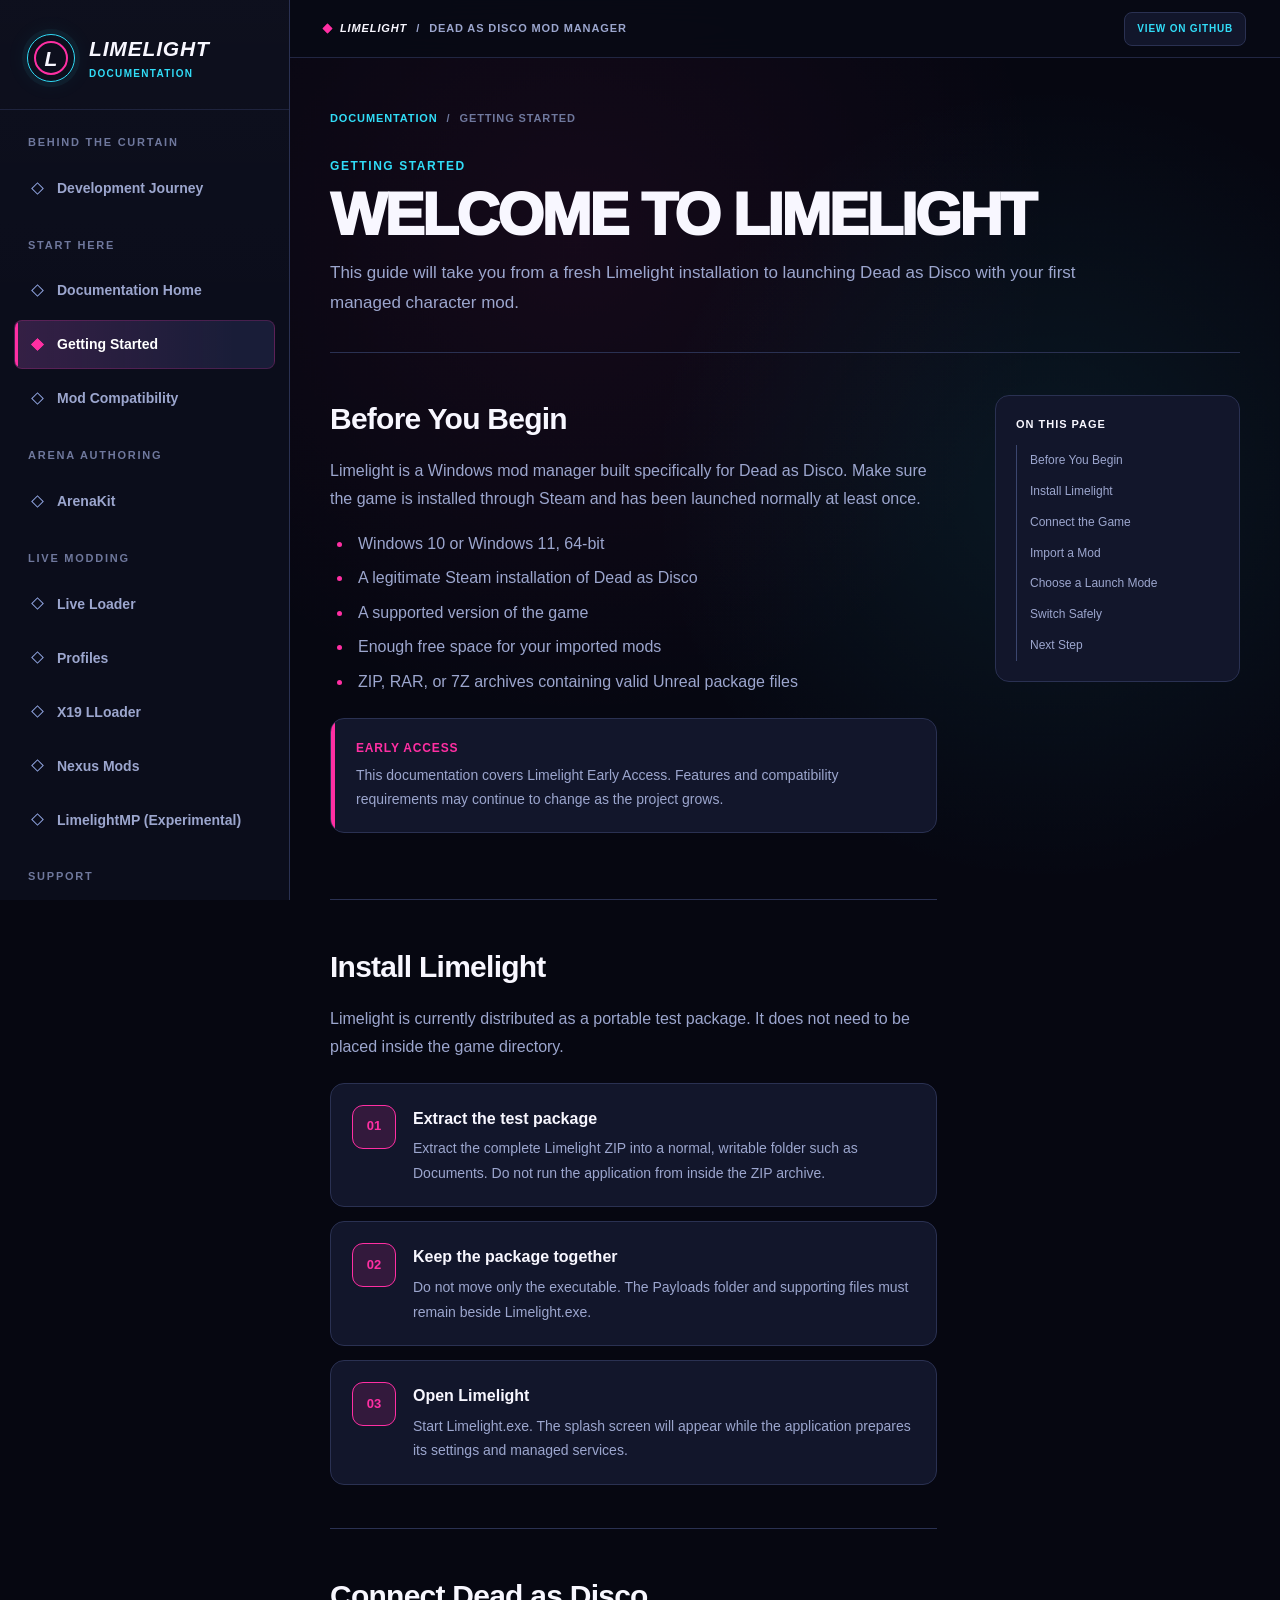
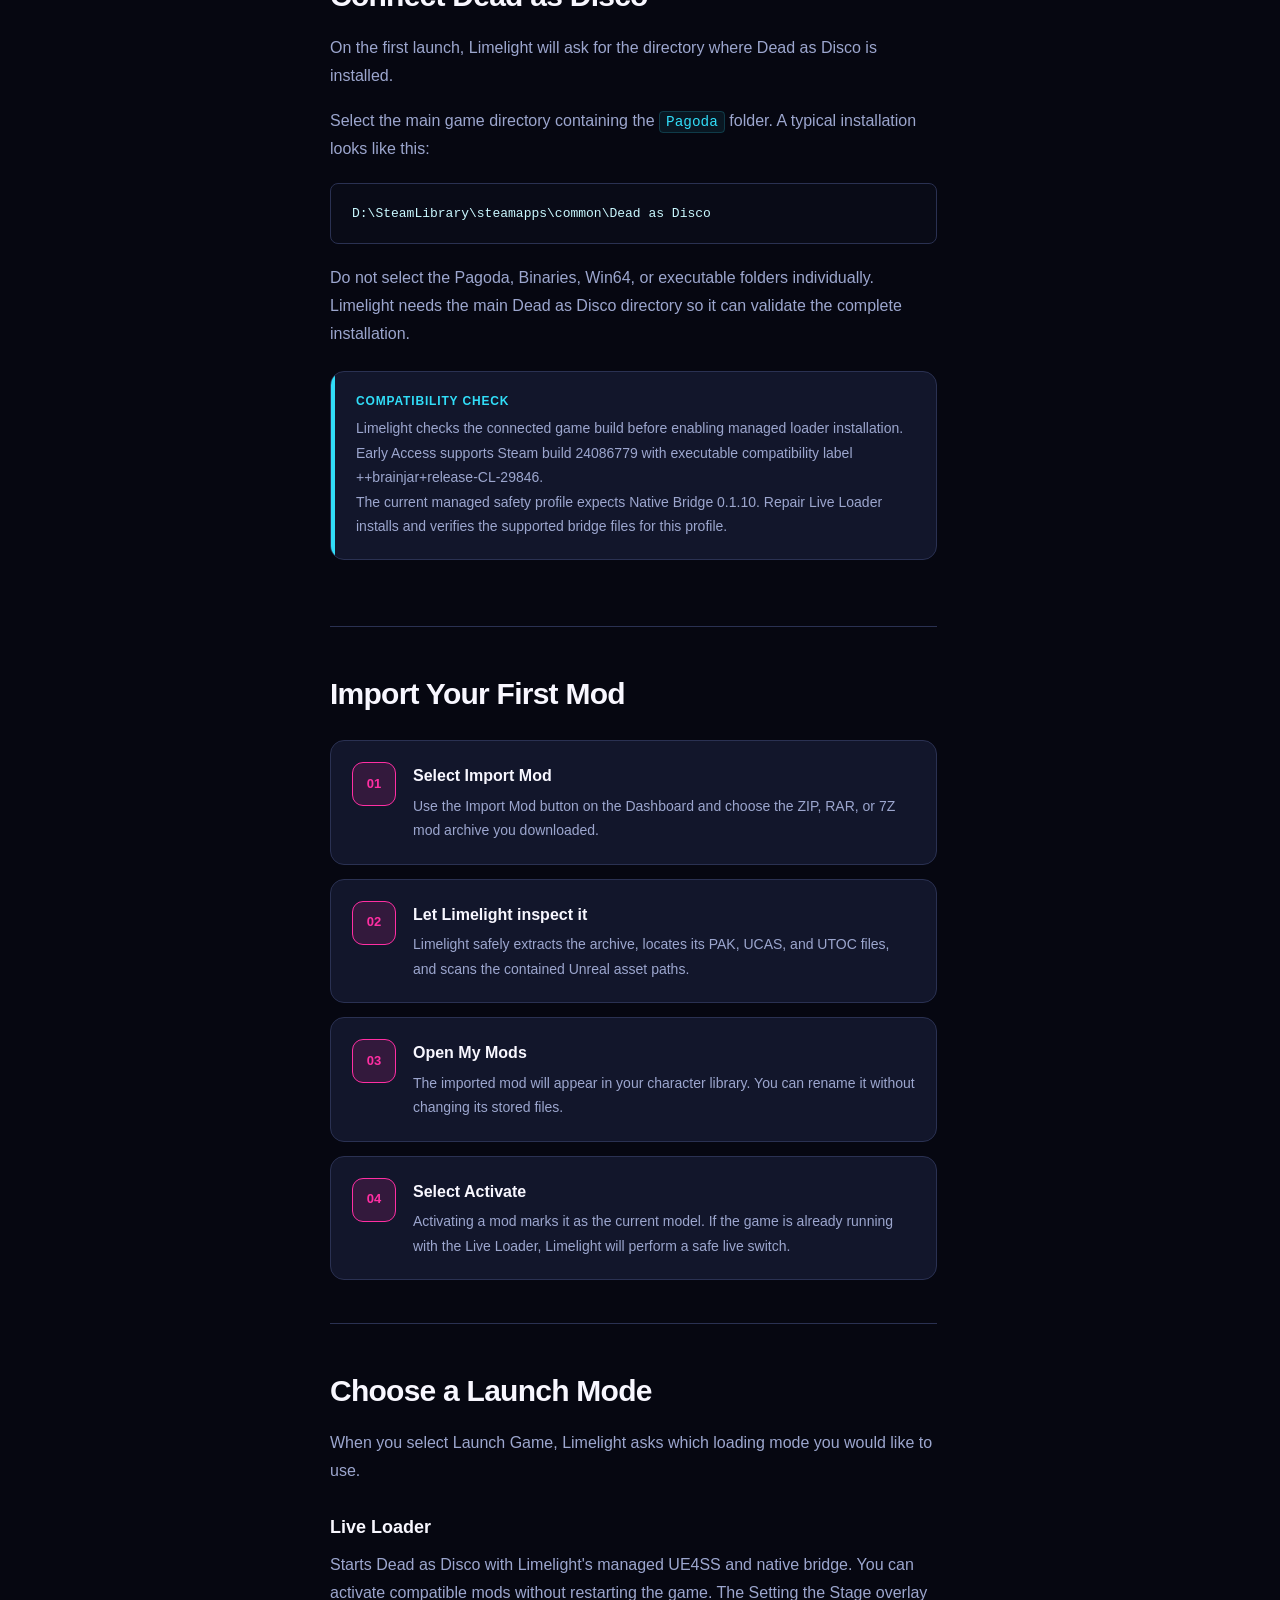
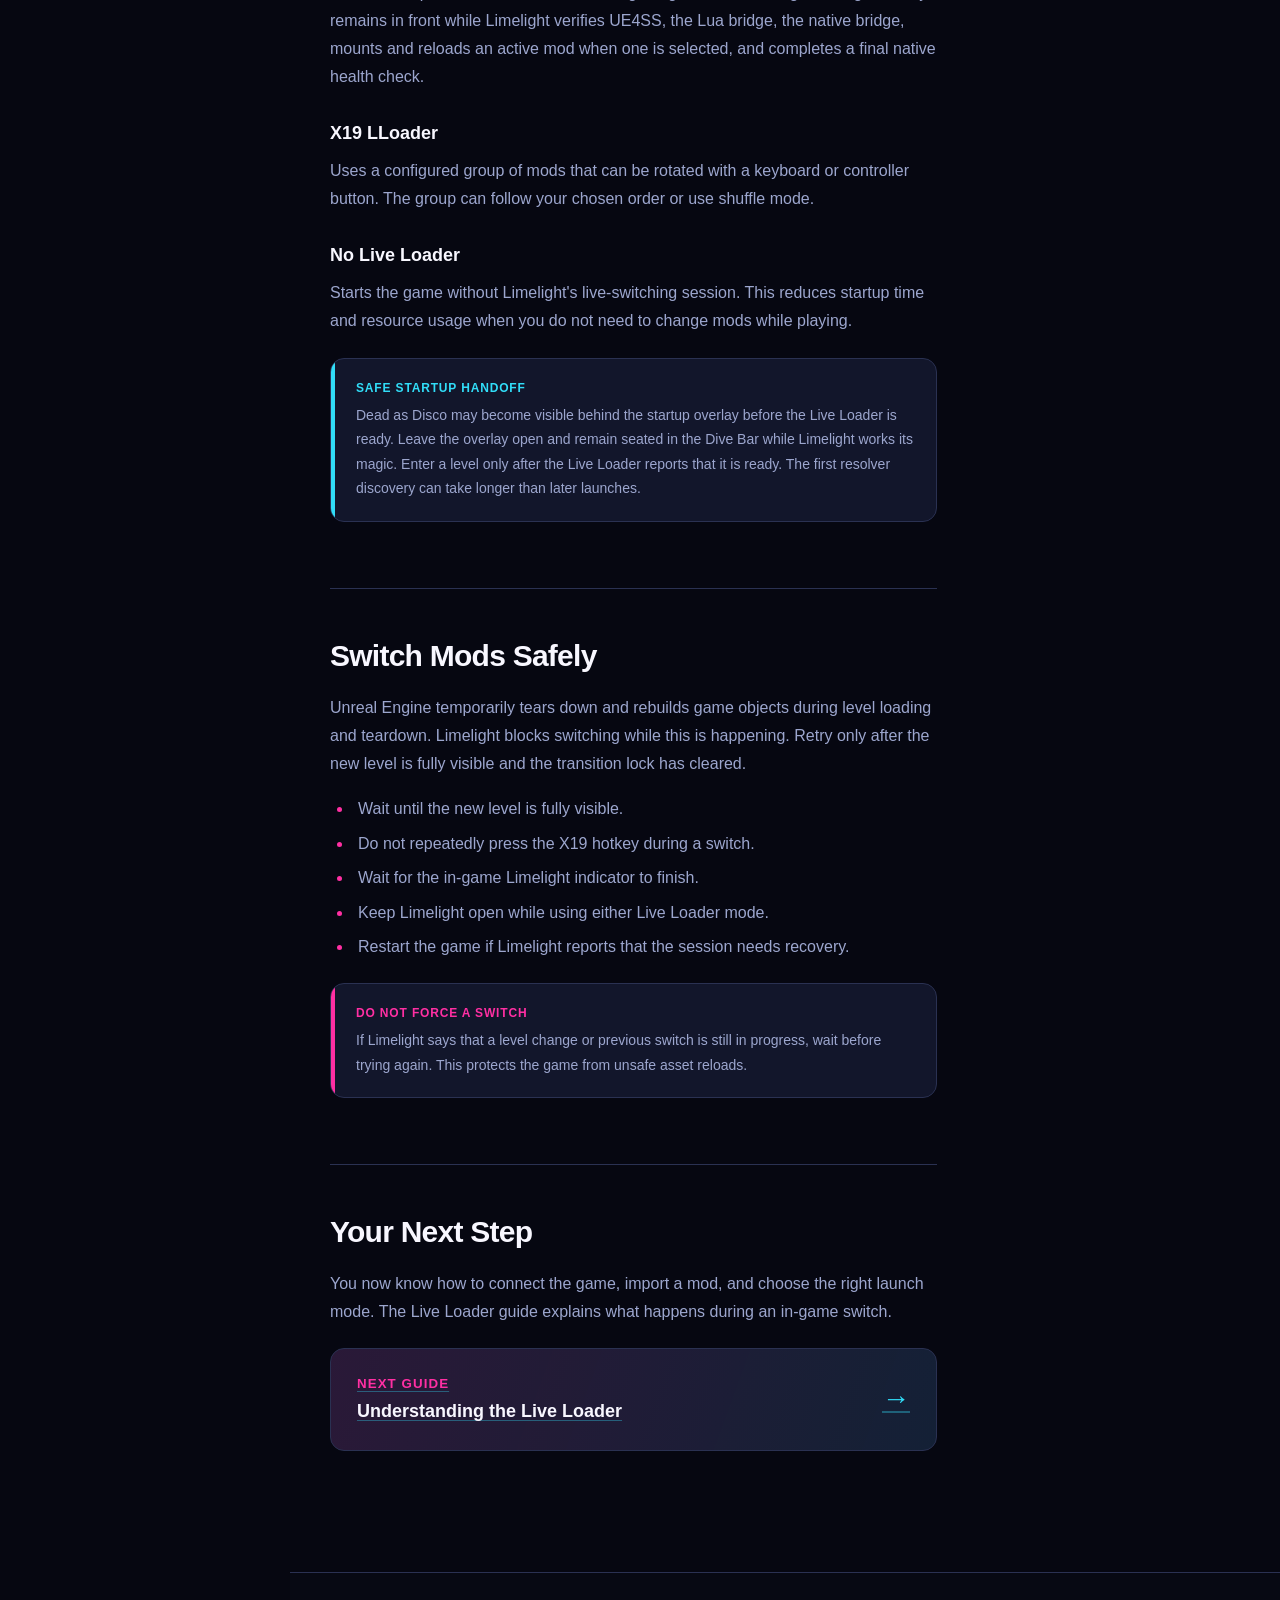
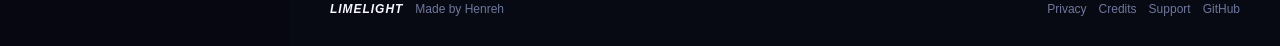
<file: getting-started.html>
<!DOCTYPE html>
<html lang="en">
<head>
    <meta charset="UTF-8">

    <meta
        name="viewport"
        content="width=device-width, initial-scale=1.0">

    <meta
        name="description"
        content="Official documentation for Limelight, the Dead as Disco mod manager and live loader.">

    <title>Getting Started | Limelight Documentation</title>

    <link
        rel="icon"
        type="image/png"
        href="assets/images/limelight-favicon.png">

    <link
        rel="stylesheet"
        href="assets/css/styles.css">

    <script
        src="assets/js/site.js"
        defer>
    </script>
</head>

<body data-page="getting-started">
    <a
        class="skip-link"
        href="#main-content">
        Skip to documentation
    </a>

    <div class="site-shell">
        <!-- I keep the documentation navigation in one predictable place. -->
        <aside
            id="documentationSidebar"
            class="sidebar">
            <div class="sidebar-brand">
                <a
                    class="brand-link"
                    href="index.html"
                    aria-label="Limelight documentation home">
                    <span
                        class="brand-mark"
                        aria-hidden="true">
                        <span class="brand-mark-inner">L</span>
                    </span>

                    <span class="brand-copy">
                        <strong>LIMELIGHT</strong>
                        <small>DOCUMENTATION</small>
                    </span>
                </a>
            </div>

            <nav
                class="documentation-navigation"
                aria-label="Documentation">
                <p class="navigation-label">BEHIND THE CURTAIN</p>

                <a
                    class="navigation-link"
                    href="development-journey.html">
                    <span class="navigation-diamond" aria-hidden="true"></span>
                    <span>Development Journey</span>
                </a>

                <p class="navigation-label">START HERE</p>

                <a
                    class="navigation-link"
                    href="index.html">
                    <span class="navigation-diamond" aria-hidden="true"></span>
                    <span>Documentation Home</span>
                </a>

                <a
                    class="navigation-link active"
                    aria-current="page"
                    href="getting-started.html">
                    <span class="navigation-diamond" aria-hidden="true"></span>
                    <span>Getting Started</span>
                </a>

                <a
                    class="navigation-link"
                    href="mod-compatibility.html">
                    <span class="navigation-diamond" aria-hidden="true"></span>
                    <span>Mod Compatibility</span>
                </a>

                <p class="navigation-label">ARENA AUTHORING</p>

                <a class="navigation-link" href="arenakit.html">
                    <span class="navigation-diamond" aria-hidden="true"></span>
                    <span>ArenaKit</span>
                </a>

                <p class="navigation-label">LIVE MODDING</p>

                <a
                    class="navigation-link"
                    href="live-loader.html">
                    <span class="navigation-diamond" aria-hidden="true"></span>
                    <span>Live Loader</span>
                </a>

                <a
                    class="navigation-link"
                    href="profiles.html">
                    <span class="navigation-diamond" aria-hidden="true"></span>
                    <span>Profiles</span>
                </a>

                <a
                    class="navigation-link"
                    href="x19-loader.html">
                    <span class="navigation-diamond" aria-hidden="true"></span>
                    <span>X19 LLoader</span>
                </a>

                <a
                    class="navigation-link"
                    href="nexus-mods.html">
                    <span class="navigation-diamond" aria-hidden="true"></span>
                    <span>Nexus Mods</span>
                </a>

                <a
                    class="navigation-link"
                    href="multiplayer.html">
                    <span class="navigation-diamond" aria-hidden="true"></span>
                    <span>LimelightMP (Experimental)</span>
                </a>

                <p class="navigation-label">SUPPORT</p>

                <a
                    class="navigation-link"
                    href="testing-bug-reports.html">
                    <span class="navigation-diamond" aria-hidden="true"></span>
                    <span>Testing &amp; Bug Reports</span>
                </a>

                <a
                    class="navigation-link"
                    href="troubleshooting.html">
                    <span class="navigation-diamond" aria-hidden="true"></span>
                    <span>Troubleshooting</span>
                </a>

                <a
                    class="navigation-link"
                    href="privacy.html">
                    <span class="navigation-diamond" aria-hidden="true"></span>
                    <span>Privacy</span>
                </a>
                <a
                    class="navigation-link"
                    href="credits.html">
                    <span class="navigation-diamond" aria-hidden="true"></span>
                    <span>Credits</span>
                </a>
            </nav>

            <div class="sidebar-status">
                <span class="status-dot" aria-hidden="true"></span>

                <div>
                    <strong>EARLY ACCESS DOCS</strong>
                    <span>Documentation for Limelight Early Access.</span>
                </div>
            </div>
        </aside>

        <div class="page-column">
            <header class="topbar">
                <button
                    id="menuToggle"
                    class="menu-button"
                    type="button"
                    aria-label="Open documentation navigation"
                    aria-controls="documentationSidebar"
                    aria-expanded="false">
                    <span></span>
                    <span></span>
                    <span></span>
                </button>

                <div class="topbar-title">
                    <span class="topbar-diamond" aria-hidden="true"></span>
                    <strong>LIMELIGHT</strong>
                    <span>/</span>
                    <span>DEAD AS DISCO MOD MANAGER</span>
                </div>

                <a
                    class="topbar-link"
                    href="https://github.com/Henreh1/Limelight"
                    target="_blank"
                    rel="noopener noreferrer">
                    VIEW ON GITHUB
                </a>
            </header>

           <main
    id="main-content"
    class="documentation-page">
    <div class="breadcrumbs">
        <a href="index.html">DOCUMENTATION</a>
        <span>/</span>
        <span>GETTING STARTED</span>
    </div>

    <header class="documentation-hero">
        <span class="eyebrow">GETTING STARTED</span>

        <h1>WELCOME TO LIMELIGHT</h1>

        <p>
            This guide will take you from a fresh Limelight installation
            to launching Dead as Disco with your first managed character mod.
        </p>
    </header>

    <div class="article-layout">
        <article class="article">
            <section
                id="requirements"
                class="guide-section">
                <h2>Before You Begin</h2>

                <p>
                    Limelight is a Windows mod manager built specifically for
                    Dead as Disco. Make sure the game is installed through
                    Steam and has been launched normally at least once.
                </p>

                <ul class="guide-list">
                    <li>Windows 10 or Windows 11, 64-bit</li>
                    <li>A legitimate Steam installation of Dead as Disco</li>
                    <li>A supported version of the game</li>
                    <li>Enough free space for your imported mods</li>
                    <li>ZIP, RAR, or 7Z archives containing valid Unreal package files</li>
                </ul>

                <div class="notice notice-warning">
                    <strong>EARLY ACCESS</strong>

                    <p>
                        This documentation covers Limelight Early Access. Features
                        and compatibility requirements may continue to change
                        as the project grows.
                    </p>
                </div>
            </section>

            <section
                id="install"
                class="guide-section">
                <h2>Install Limelight</h2>

                <p>
                    Limelight is currently distributed as a portable test
                    package. It does not need to be placed inside the game
                    directory.
                </p>

                <div class="step-list">
                    <div class="guide-step">
                        <span class="step-number">01</span>

                        <div>
                            <h3>Extract the test package</h3>

                            <p>
                                Extract the complete Limelight ZIP into a normal,
                                writable folder such as Documents. Do not run the
                                application from inside the ZIP archive.
                            </p>
                        </div>
                    </div>

                    <div class="guide-step">
                        <span class="step-number">02</span>

                        <div>
                            <h3>Keep the package together</h3>

                            <p>
                                Do not move only the executable. The Payloads
                                folder and supporting files must remain beside
                                Limelight.exe.
                            </p>
                        </div>
                    </div>

                    <div class="guide-step">
                        <span class="step-number">03</span>

                        <div>
                            <h3>Open Limelight</h3>

                            <p>
                                Start Limelight.exe. The splash screen will
                                appear while the application prepares its
                                settings and managed services.
                            </p>
                        </div>
                    </div>
                </div>
            </section>

            <section
                id="connect-game"
                class="guide-section">
                <h2>Connect Dead as Disco</h2>

                <p>
                    On the first launch, Limelight will ask for the directory
                    where Dead as Disco is installed.
                </p>

                <p>
                    Select the main game directory containing the
                    <span class="inline-code">Pagoda</span> folder. A typical
                    installation looks like this:
                </p>

                <div class="code-block">D:\SteamLibrary\steamapps\common\Dead as Disco</div>

                <p>
                    Do not select the Pagoda, Binaries, Win64, or executable
                    folders individually. Limelight needs the main Dead as Disco
                    directory so it can validate the complete installation.
                </p>

                <div class="notice">
                    <strong>COMPATIBILITY CHECK</strong>

                    <p>
                        Limelight checks the connected game build before enabling
                        managed loader installation. Early Access supports Steam
                        build 24086779 with executable
                        compatibility label ++brainjar+release-CL-29846.
                    </p>

                    <p>
                        The current managed safety profile expects Native Bridge
                        0.1.10. Repair Live Loader installs and verifies the
                        supported bridge files for this profile.
                    </p>
                </div>
            </section>

            <section
                id="import-mod"
                class="guide-section">
                <h2>Import Your First Mod</h2>

                <div class="step-list">
                    <div class="guide-step">
                        <span class="step-number">01</span>

                        <div>
                            <h3>Select Import Mod</h3>

                            <p>
                                Use the Import Mod button on the Dashboard and
                                choose the ZIP, RAR, or 7Z mod archive you downloaded.
                            </p>
                        </div>
                    </div>

                    <div class="guide-step">
                        <span class="step-number">02</span>

                        <div>
                            <h3>Let Limelight inspect it</h3>

                            <p>
                                Limelight safely extracts the archive, locates
                                its PAK, UCAS, and UTOC files, and scans the
                                contained Unreal asset paths.
                            </p>
                        </div>
                    </div>

                    <div class="guide-step">
                        <span class="step-number">03</span>

                        <div>
                            <h3>Open My Mods</h3>

                            <p>
                                The imported mod will appear in your character
                                library. You can rename it without changing its
                                stored files.
                            </p>
                        </div>
                    </div>

                    <div class="guide-step">
                        <span class="step-number">04</span>

                        <div>
                            <h3>Select Activate</h3>

                            <p>
                                Activating a mod marks it as the current model.
                                If the game is already running with the Live
                                Loader, Limelight will perform a safe live switch.
                            </p>
                        </div>
                    </div>
                </div>
            </section>

            <section
                id="launch-mode"
                class="guide-section">
                <h2>Choose a Launch Mode</h2>

                <p>
                    When you select Launch Game, Limelight asks which loading
                    mode you would like to use.
                </p>

                <h3>Live Loader</h3>

                <p>
                    Starts Dead as Disco with Limelight's managed UE4SS and
                    native bridge. You can activate compatible mods without
                    restarting the game. The Setting the Stage overlay remains
                    in front while Limelight verifies UE4SS, the Lua bridge,
                    the native bridge, mounts and reloads an active mod when one
                    is selected, and completes a final native health check.
                </p>

                <h3>X19 LLoader</h3>

                <p>
                    Uses a configured group of mods that can be rotated with a
                    keyboard or controller button. The group can follow your
                    chosen order or use shuffle mode.
                </p>

                <h3>No Live Loader</h3>

                <p>
                    Starts the game without Limelight's live-switching session.
                    This reduces startup time and resource usage when you do not
                    need to change mods while playing.
                </p>

                <div class="notice">
                    <strong>SAFE STARTUP HANDOFF</strong>

                    <p>
                        Dead as Disco may become visible behind the startup
                        overlay before the Live Loader is ready. Leave the
                        overlay open and remain seated in the Dive Bar while
                        Limelight works its magic. Enter a level only after the
                        Live Loader reports that it is ready. The first resolver
                        discovery can take longer than later launches.
                    </p>
                </div>
            </section>

            <section
                id="safe-switching"
                class="guide-section">
                <h2>Switch Mods Safely</h2>

                <p>
                    Unreal Engine temporarily tears down and rebuilds game
                    objects during level loading and teardown. Limelight blocks
                    switching while this is happening. Retry only after the new
                    level is fully visible and the transition lock has cleared.
                </p>

                <ul class="guide-list">
                    <li>Wait until the new level is fully visible.</li>
                    <li>Do not repeatedly press the X19 hotkey during a switch.</li>
                    <li>Wait for the in-game Limelight indicator to finish.</li>
                    <li>Keep Limelight open while using either Live Loader mode.</li>
                    <li>Restart the game if Limelight reports that the session needs recovery.</li>
                </ul>

                <div class="notice notice-warning">
                    <strong>DO NOT FORCE A SWITCH</strong>

                    <p>
                        If Limelight says that a level change or previous switch
                        is still in progress, wait before trying again. This
                        protects the game from unsafe asset reloads.
                    </p>
                </div>
            </section>

            <section
                id="next-step"
                class="guide-section">
                <h2>Your Next Step</h2>

                <p>
                    You now know how to connect the game, import a mod, and
                    choose the right launch mode. The Live Loader guide explains
                    what happens during an in-game switch.
                </p>

                <a
                    class="next-page-card"
                    href="live-loader.html">
                    <span>
                        <small>NEXT GUIDE</small>
                        <strong>Understanding the Live Loader</strong>
                    </span>

                    <span
                        class="next-page-arrow"
                        aria-hidden="true">
                        →
                    </span>
                </a>
            </section>
        </article>

        <aside
            class="table-of-contents"
            aria-label="On this page">
            <strong>ON THIS PAGE</strong>

            <a href="#requirements">Before You Begin</a>
            <a href="#install">Install Limelight</a>
            <a href="#connect-game">Connect the Game</a>
            <a href="#import-mod">Import a Mod</a>
            <a href="#launch-mode">Choose a Launch Mode</a>
            <a href="#safe-switching">Switch Safely</a>
            <a href="#next-step">Next Step</a>
        </aside>
    </div>
</main>

            <footer class="site-footer">
                <div>
                    <strong>LIMELIGHT</strong>
                    <span>Made by Henreh</span>
                </div>

                <div class="footer-links">
                    <a href="privacy.html">Privacy</a>
                    <a href="credits.html">Credits</a>
                    <a href="troubleshooting.html">Support</a>
                    <a href="https://github.com/Henreh1" target="_blank" rel="noopener noreferrer">
                        GitHub
                    </a>
                </div>
            </footer>
        </div>
    </div>
</body>
</html>
</file>
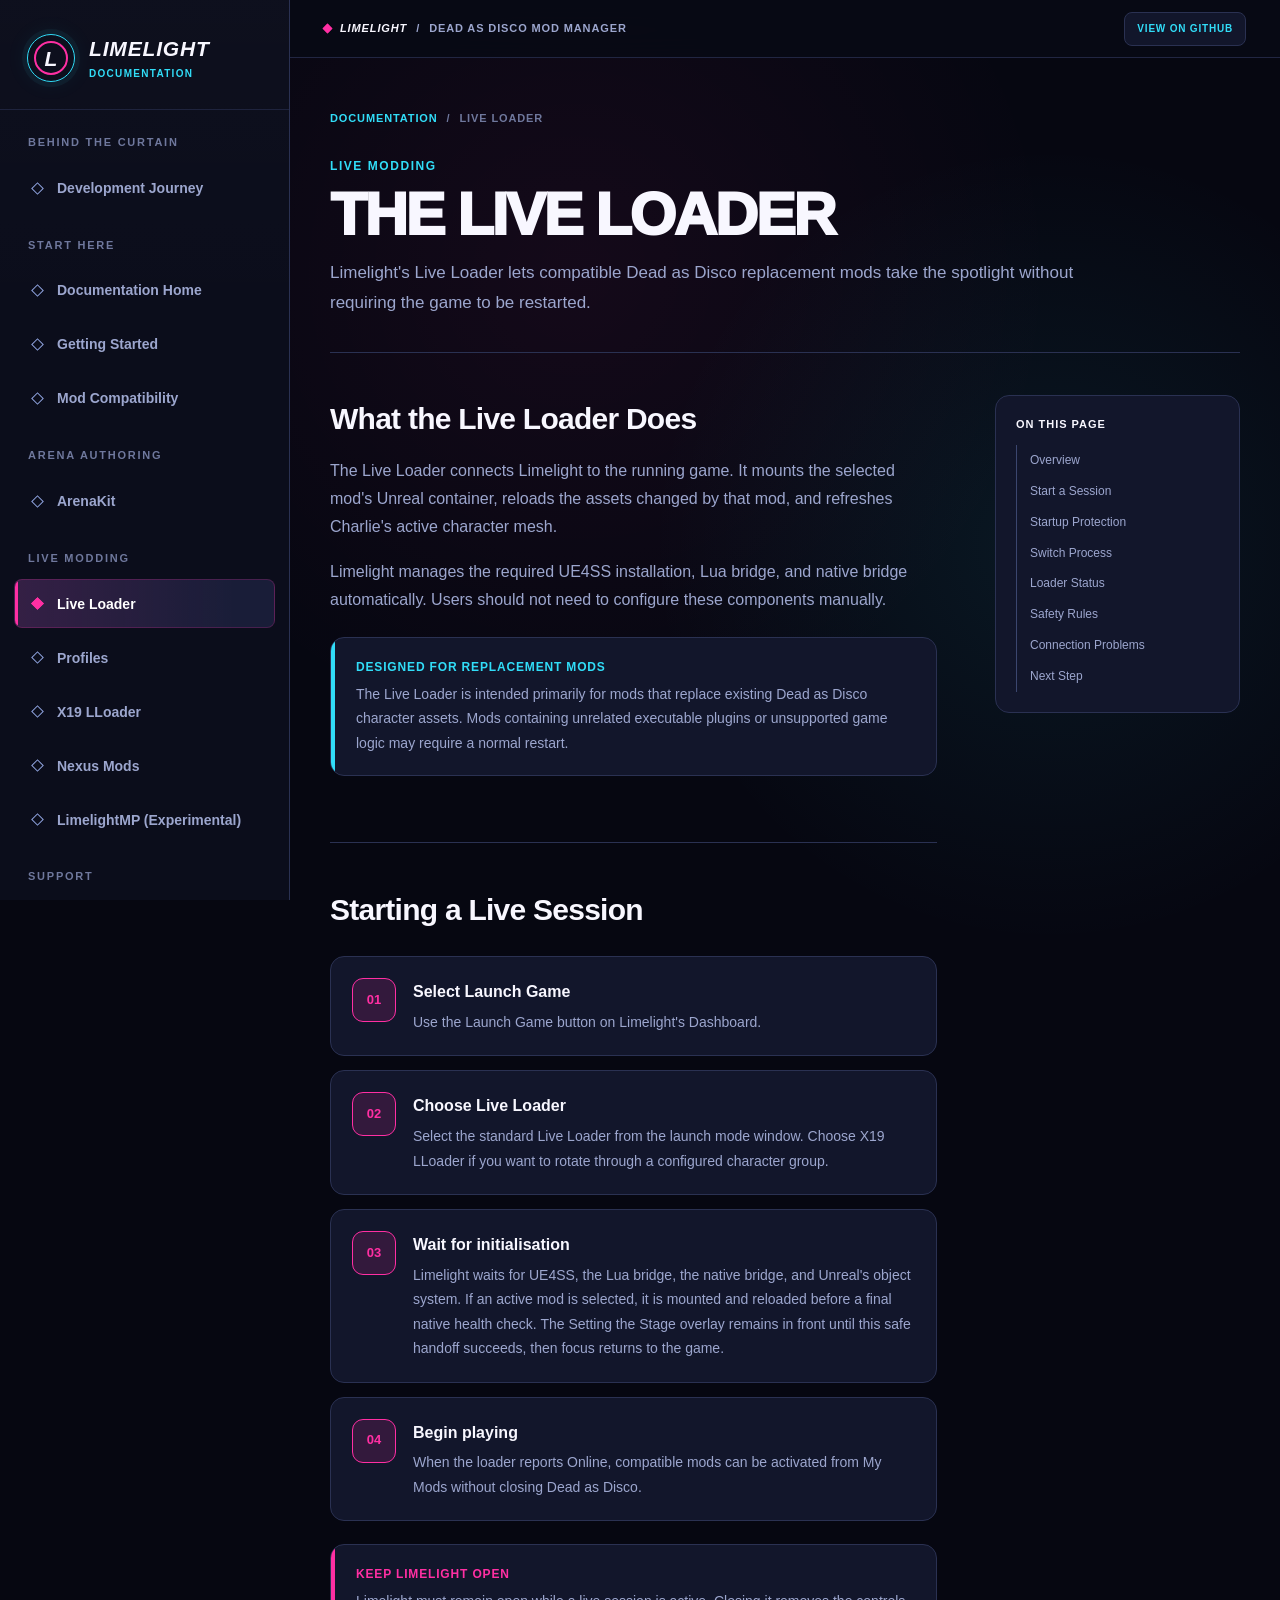
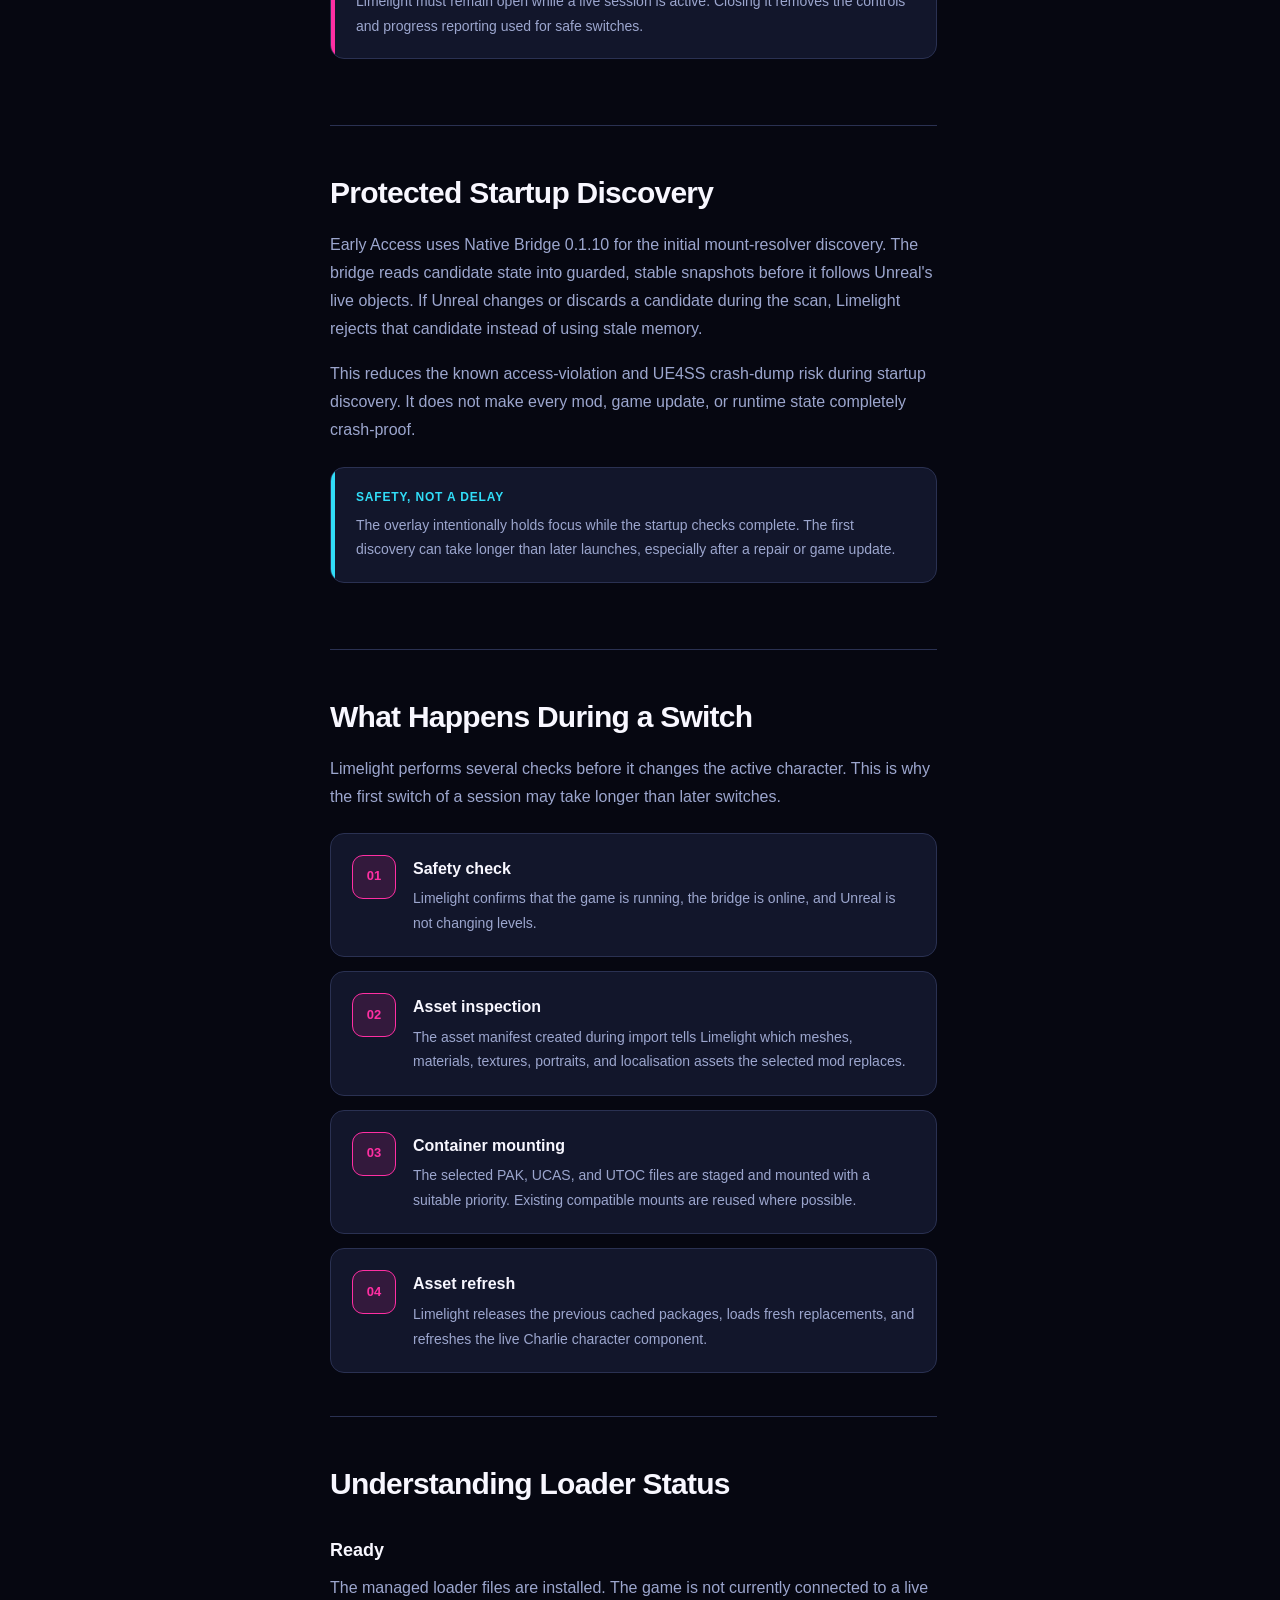
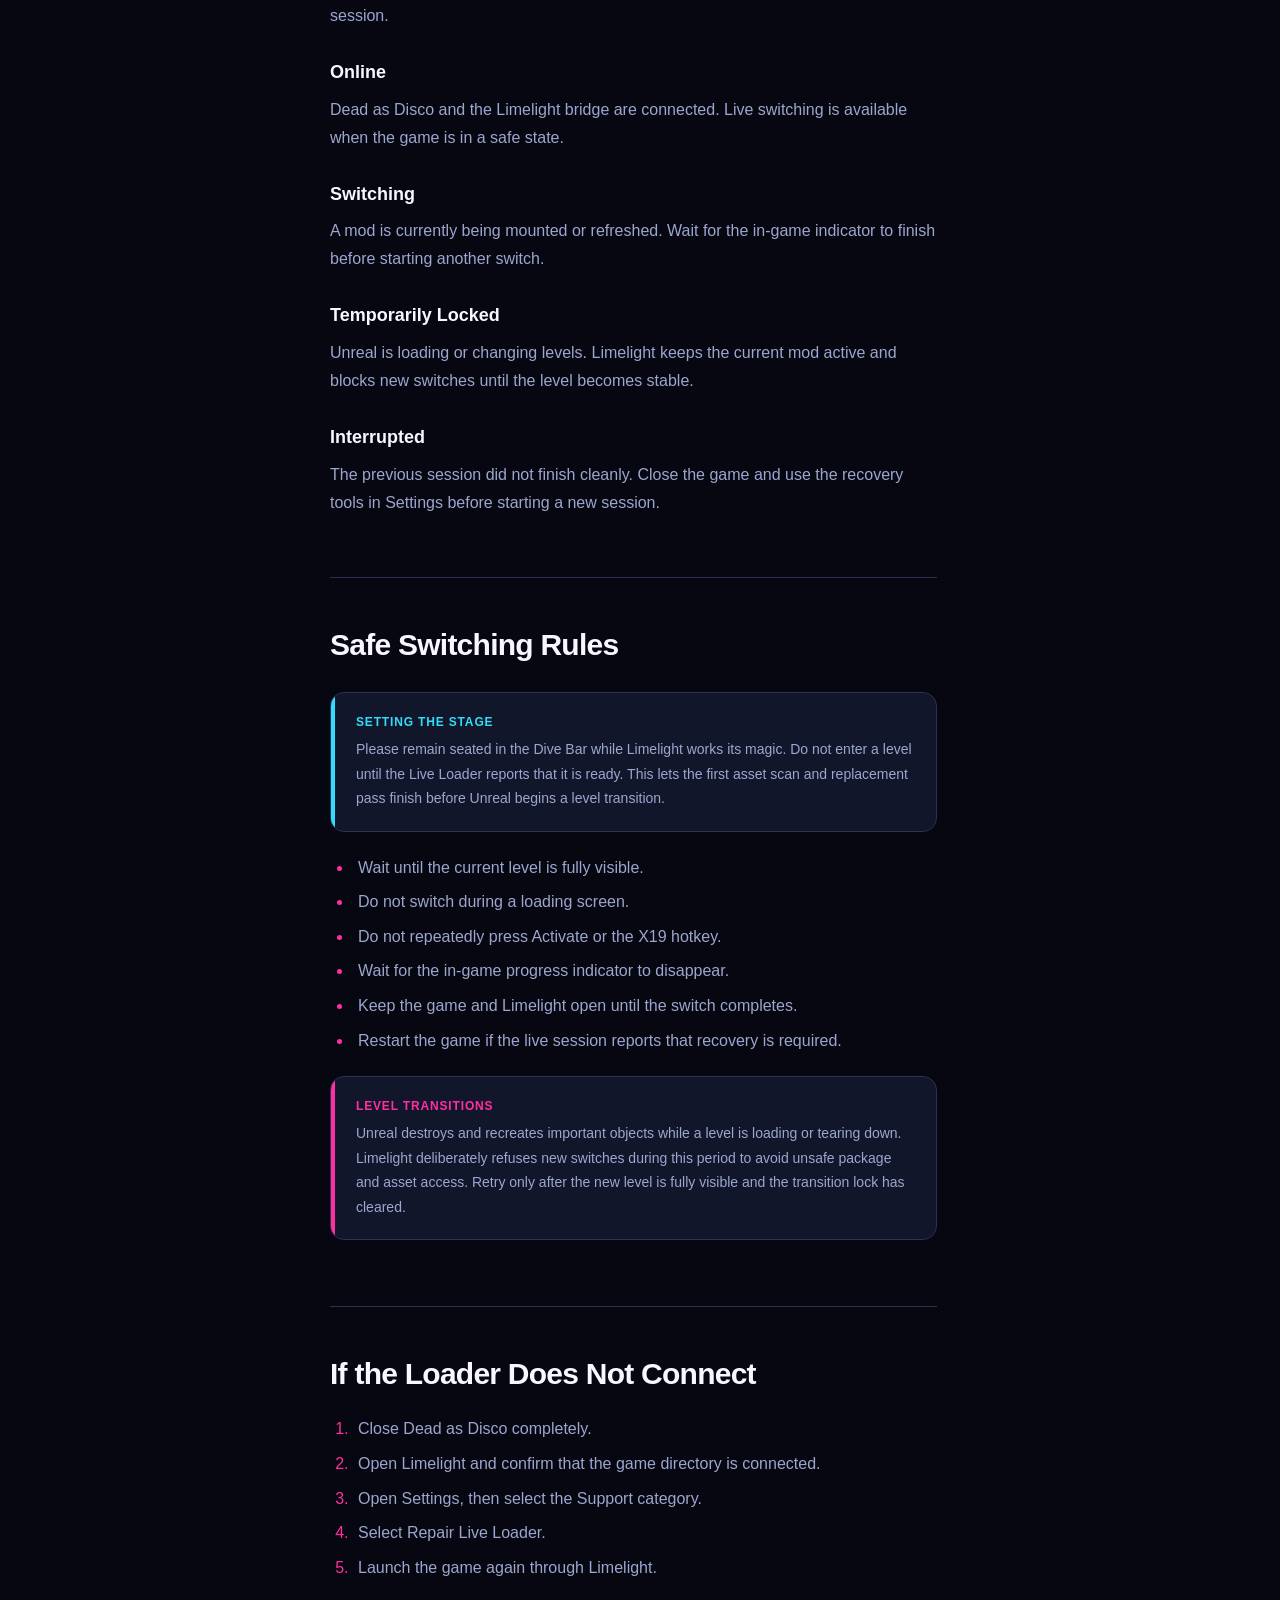
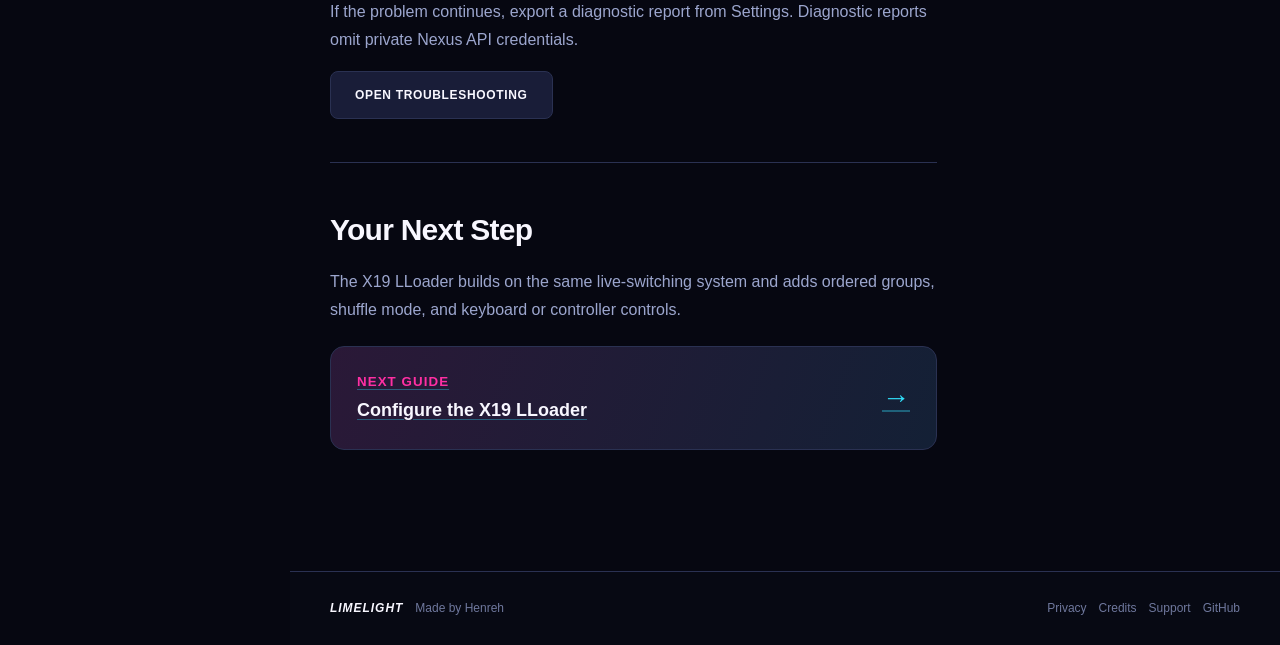
<file: live-loader.html>
<!DOCTYPE html>
<html lang="en">
<head>
    <meta charset="UTF-8">

    <meta
        name="viewport"
        content="width=device-width, initial-scale=1.0">

    <meta
        name="description"
        content="Official documentation for Limelight, the Dead as Disco mod manager and live loader.">

    <title>Live Loader | Limelight Documentation</title>

    <link
        rel="icon"
        type="image/png"
        href="assets/images/limelight-favicon.png">

    <link
        rel="stylesheet"
        href="assets/css/styles.css">

    <script
        src="assets/js/site.js"
        defer>
    </script>
</head>

<body data-page="live-loader">
    <a
        class="skip-link"
        href="#main-content">
        Skip to documentation
    </a>

    <div class="site-shell">
        <!-- I keep the documentation navigation in one predictable place. -->
        <aside
            id="documentationSidebar"
            class="sidebar">
            <div class="sidebar-brand">
                <a
                    class="brand-link"
                    href="index.html"
                    aria-label="Limelight documentation home">
                    <span
                        class="brand-mark"
                        aria-hidden="true">
                        <span class="brand-mark-inner">L</span>
                    </span>

                    <span class="brand-copy">
                        <strong>LIMELIGHT</strong>
                        <small>DOCUMENTATION</small>
                    </span>
                </a>
            </div>

            <nav
                class="documentation-navigation"
                aria-label="Documentation">
                <p class="navigation-label">BEHIND THE CURTAIN</p>

                <a
                    class="navigation-link"
                    href="development-journey.html">
                    <span class="navigation-diamond" aria-hidden="true"></span>
                    <span>Development Journey</span>
                </a>

                <p class="navigation-label">START HERE</p>

                <a
                    class="navigation-link"
                    href="index.html">
                    <span class="navigation-diamond" aria-hidden="true"></span>
                    <span>Documentation Home</span>
                </a>

                <a
                    class="navigation-link"
                    href="getting-started.html">
                    <span class="navigation-diamond" aria-hidden="true"></span>
                    <span>Getting Started</span>
                </a>

                <a
                    class="navigation-link"
                    href="mod-compatibility.html">
                    <span class="navigation-diamond" aria-hidden="true"></span>
                    <span>Mod Compatibility</span>
                </a>

                <p class="navigation-label">ARENA AUTHORING</p>

                <a class="navigation-link" href="arenakit.html">
                    <span class="navigation-diamond" aria-hidden="true"></span>
                    <span>ArenaKit</span>
                </a>

                <p class="navigation-label">LIVE MODDING</p>

                <a
                    class="navigation-link active"
                    aria-current="page"
                    href="live-loader.html">
                    <span class="navigation-diamond" aria-hidden="true"></span>
                    <span>Live Loader</span>
                </a>

                <a
                    class="navigation-link"
                    href="profiles.html">
                    <span class="navigation-diamond" aria-hidden="true"></span>
                    <span>Profiles</span>
                </a>

                <a
                    class="navigation-link"
                    href="x19-loader.html">
                    <span class="navigation-diamond" aria-hidden="true"></span>
                    <span>X19 LLoader</span>
                </a>

                <a
                    class="navigation-link"
                    href="nexus-mods.html">
                    <span class="navigation-diamond" aria-hidden="true"></span>
                    <span>Nexus Mods</span>
                </a>

                <a
                    class="navigation-link"
                    href="multiplayer.html">
                    <span class="navigation-diamond" aria-hidden="true"></span>
                    <span>LimelightMP (Experimental)</span>
                </a>

                <p class="navigation-label">SUPPORT</p>

                <a
                    class="navigation-link"
                    href="testing-bug-reports.html">
                    <span class="navigation-diamond" aria-hidden="true"></span>
                    <span>Testing &amp; Bug Reports</span>
                </a>

                <a
                    class="navigation-link"
                    href="troubleshooting.html">
                    <span class="navigation-diamond" aria-hidden="true"></span>
                    <span>Troubleshooting</span>
                </a>

                <a
                    class="navigation-link"
                    href="privacy.html">
                    <span class="navigation-diamond" aria-hidden="true"></span>
                    <span>Privacy</span>
                </a>
                <a
                    class="navigation-link"
                    href="credits.html">
                    <span class="navigation-diamond" aria-hidden="true"></span>
                    <span>Credits</span>
                </a>
            </nav>

            <div class="sidebar-status">
                <span class="status-dot" aria-hidden="true"></span>

                <div>
                    <strong>EARLY ACCESS DOCS</strong>
                    <span>Documentation for Limelight Early Access.</span>
                </div>
            </div>
        </aside>

        <div class="page-column">
            <header class="topbar">
                <button
                    id="menuToggle"
                    class="menu-button"
                    type="button"
                    aria-label="Open documentation navigation"
                    aria-controls="documentationSidebar"
                    aria-expanded="false">
                    <span></span>
                    <span></span>
                    <span></span>
                </button>

                <div class="topbar-title">
                    <span class="topbar-diamond" aria-hidden="true"></span>
                    <strong>LIMELIGHT</strong>
                    <span>/</span>
                    <span>DEAD AS DISCO MOD MANAGER</span>
                </div>

                <a
                    class="topbar-link"
                    href="https://github.com/Henreh1/Limelight"
                    target="_blank"
                    rel="noopener noreferrer">
                    VIEW ON GITHUB
                </a>
            </header>

          <main
    id="main-content"
    class="documentation-page">
    <div class="breadcrumbs">
        <a href="index.html">DOCUMENTATION</a>
        <span>/</span>
        <span>LIVE LOADER</span>
    </div>

    <header class="documentation-hero">
        <span class="eyebrow">LIVE MODDING</span>

        <h1>THE LIVE LOADER</h1>

        <p>
            Limelight's Live Loader lets compatible Dead as Disco replacement
            mods take the spotlight without requiring the game to be restarted.
        </p>
    </header>

    <div class="article-layout">
        <article class="article">
            <section
                id="overview"
                class="guide-section">
                <h2>What the Live Loader Does</h2>

                <p>
                    The Live Loader connects Limelight to the running game.
                    It mounts the selected mod's Unreal container, reloads the
                    assets changed by that mod, and refreshes Charlie's active
                    character mesh.
                </p>

                <p>
                    Limelight manages the required UE4SS installation, Lua
                    bridge, and native bridge automatically. Users should not
                    need to configure these components manually.
                </p>

                <div class="notice">
                    <strong>DESIGNED FOR REPLACEMENT MODS</strong>

                    <p>
                        The Live Loader is intended primarily for mods that
                        replace existing Dead as Disco character assets. Mods
                        containing unrelated executable plugins or unsupported
                        game logic may require a normal restart.
                    </p>
                </div>
            </section>

            <section
                id="startup"
                class="guide-section">
                <h2>Starting a Live Session</h2>

                <div class="step-list">
                    <div class="guide-step">
                        <span class="step-number">01</span>

                        <div>
                            <h3>Select Launch Game</h3>

                            <p>
                                Use the Launch Game button on Limelight's
                                Dashboard.
                            </p>
                        </div>
                    </div>

                    <div class="guide-step">
                        <span class="step-number">02</span>

                        <div>
                            <h3>Choose Live Loader</h3>

                            <p>
                                Select the standard Live Loader from the launch
                                mode window. Choose X19 LLoader if you want to
                                rotate through a configured character group.
                            </p>
                        </div>
                    </div>

                    <div class="guide-step">
                        <span class="step-number">03</span>

                        <div>
                            <h3>Wait for initialisation</h3>

                            <p>
                                Limelight waits for UE4SS, the Lua bridge, the
                                native bridge, and Unreal's object system. If an
                                active mod is selected, it is mounted and
                                reloaded before a final native health check.
                                The Setting the Stage overlay remains in front
                                until this safe handoff succeeds, then focus
                                returns to the game.
                            </p>
                        </div>
                    </div>

                    <div class="guide-step">
                        <span class="step-number">04</span>

                        <div>
                            <h3>Begin playing</h3>

                            <p>
                                When the loader reports Online, compatible mods
                                can be activated from My Mods without closing
                                Dead as Disco.
                            </p>
                        </div>
                    </div>
                </div>

                <div class="notice notice-warning">
                    <strong>KEEP LIMELIGHT OPEN</strong>

                    <p>
                        Limelight must remain open while a live session is
                        active. Closing it removes the controls and progress
                        reporting used for safe switches.
                    </p>
                </div>
            </section>

            <section
                id="startup-protection"
                class="guide-section">
                <h2>Protected Startup Discovery</h2>

                <p>
                    Early Access uses Native Bridge 0.1.10 for the initial
                    mount-resolver discovery. The bridge reads candidate state
                    into guarded, stable snapshots before it follows Unreal's
                    live objects. If Unreal changes or discards a candidate
                    during the scan, Limelight rejects that candidate instead
                    of using stale memory.
                </p>

                <p>
                    This reduces the known access-violation and UE4SS crash-dump
                    risk during startup discovery. It does not make every mod,
                    game update, or runtime state completely crash-proof.
                </p>

                <div class="notice">
                    <strong>SAFETY, NOT A DELAY</strong>

                    <p>
                        The overlay intentionally holds focus while the startup
                        checks complete. The first discovery can take longer
                        than later launches, especially after a repair or game
                        update.
                    </p>
                </div>
            </section>

            <section
                id="switch-process"
                class="guide-section">
                <h2>What Happens During a Switch</h2>

                <p>
                    Limelight performs several checks before it changes the
                    active character. This is why the first switch of a session
                    may take longer than later switches.
                </p>

                <div class="step-list">
                    <div class="guide-step">
                        <span class="step-number">01</span>

                        <div>
                            <h3>Safety check</h3>

                            <p>
                                Limelight confirms that the game is running,
                                the bridge is online, and Unreal is not changing
                                levels.
                            </p>
                        </div>
                    </div>

                    <div class="guide-step">
                        <span class="step-number">02</span>

                        <div>
                            <h3>Asset inspection</h3>

                            <p>
                                The asset manifest created during import tells
                                Limelight which meshes, materials, textures,
                                portraits, and localisation assets the selected
                                mod replaces.
                            </p>
                        </div>
                    </div>

                    <div class="guide-step">
                        <span class="step-number">03</span>

                        <div>
                            <h3>Container mounting</h3>

                            <p>
                                The selected PAK, UCAS, and UTOC files are
                                staged and mounted with a suitable priority.
                                Existing compatible mounts are reused where
                                possible.
                            </p>
                        </div>
                    </div>

                    <div class="guide-step">
                        <span class="step-number">04</span>

                        <div>
                            <h3>Asset refresh</h3>

                            <p>
                                Limelight releases the previous cached packages,
                                loads fresh replacements, and refreshes the live
                                Charlie character component.
                            </p>
                        </div>
                    </div>
                </div>
            </section>

            <section
                id="status"
                class="guide-section">
                <h2>Understanding Loader Status</h2>

                <h3>Ready</h3>

                <p>
                    The managed loader files are installed. The game is not
                    currently connected to a live session.
                </p>

                <h3>Online</h3>

                <p>
                    Dead as Disco and the Limelight bridge are connected.
                    Live switching is available when the game is in a safe state.
                </p>

                <h3>Switching</h3>

                <p>
                    A mod is currently being mounted or refreshed. Wait for the
                    in-game indicator to finish before starting another switch.
                </p>

                <h3>Temporarily Locked</h3>

                <p>
                    Unreal is loading or changing levels. Limelight keeps the
                    current mod active and blocks new switches until the level
                    becomes stable.
                </p>

                <h3>Interrupted</h3>

                <p>
                    The previous session did not finish cleanly. Close the game
                    and use the recovery tools in Settings before starting a
                    new session.
                </p>
            </section>

            <section
                id="safe-switching"
                class="guide-section">
                <h2>Safe Switching Rules</h2>

                <div class="notice notice-info">
                    <strong>SETTING THE STAGE</strong>

                    <p>
                        Please remain seated in the Dive Bar while Limelight
                        works its magic. Do not enter a level until the Live
                        Loader reports that it is ready. This lets the first
                        asset scan and replacement pass finish before Unreal
                        begins a level transition.
                    </p>
                </div>

                <ul class="guide-list">
                    <li>Wait until the current level is fully visible.</li>
                    <li>Do not switch during a loading screen.</li>
                    <li>Do not repeatedly press Activate or the X19 hotkey.</li>
                    <li>Wait for the in-game progress indicator to disappear.</li>
                    <li>Keep the game and Limelight open until the switch completes.</li>
                    <li>Restart the game if the live session reports that recovery is required.</li>
                </ul>

                <div class="notice notice-warning">
                    <strong>LEVEL TRANSITIONS</strong>

                    <p>
                        Unreal destroys and recreates important objects while a
                        level is loading or tearing down. Limelight deliberately
                        refuses new switches during this period to avoid unsafe
                        package and asset access. Retry only after the new level
                        is fully visible and the transition lock has cleared.
                    </p>
                </div>
            </section>

            <section
                id="problems"
                class="guide-section">
                <h2>If the Loader Does Not Connect</h2>

                <ol class="guide-list">
                    <li>Close Dead as Disco completely.</li>
                    <li>Open Limelight and confirm that the game directory is connected.</li>
                    <li>Open Settings, then select the Support category.</li>
                    <li>Select Repair Live Loader.</li>
                    <li>Launch the game again through Limelight.</li>
                </ol>

                <p>
                    If the problem continues, export a diagnostic report from
                    Settings. Diagnostic reports omit private Nexus API
                    credentials.
                </p>

                <a
                    class="button button-secondary"
                    href="troubleshooting.html">
                    OPEN TROUBLESHOOTING
                </a>
            </section>

            <section
                id="next-step"
                class="guide-section">
                <h2>Your Next Step</h2>

                <p>
                    The X19 LLoader builds on the same live-switching system and
                    adds ordered groups, shuffle mode, and keyboard or controller
                    controls.
                </p>

                <a
                    class="next-page-card"
                    href="x19-loader.html">
                    <span>
                        <small>NEXT GUIDE</small>
                        <strong>Configure the X19 LLoader</strong>
                    </span>

                    <span
                        class="next-page-arrow"
                        aria-hidden="true">
                        →
                    </span>
                </a>
            </section>
        </article>

        <aside
            class="table-of-contents"
            aria-label="On this page">
            <strong>ON THIS PAGE</strong>

            <a href="#overview">Overview</a>
            <a href="#startup">Start a Session</a>
            <a href="#startup-protection">Startup Protection</a>
            <a href="#switch-process">Switch Process</a>
            <a href="#status">Loader Status</a>
            <a href="#safe-switching">Safety Rules</a>
            <a href="#problems">Connection Problems</a>
            <a href="#next-step">Next Step</a>
        </aside>
    </div>
</main>

            <footer class="site-footer">
                <div>
                    <strong>LIMELIGHT</strong>
                    <span>Made by Henreh</span>
                </div>

                <div class="footer-links">
                    <a href="privacy.html">Privacy</a>
                    <a href="credits.html">Credits</a>
                    <a href="troubleshooting.html">Support</a>
                    <a href="https://github.com/Henreh1" target="_blank" rel="noopener noreferrer">
                        GitHub
                    </a>
                </div>
            </footer>
        </div>
    </div>
</body>
</html>
</file>
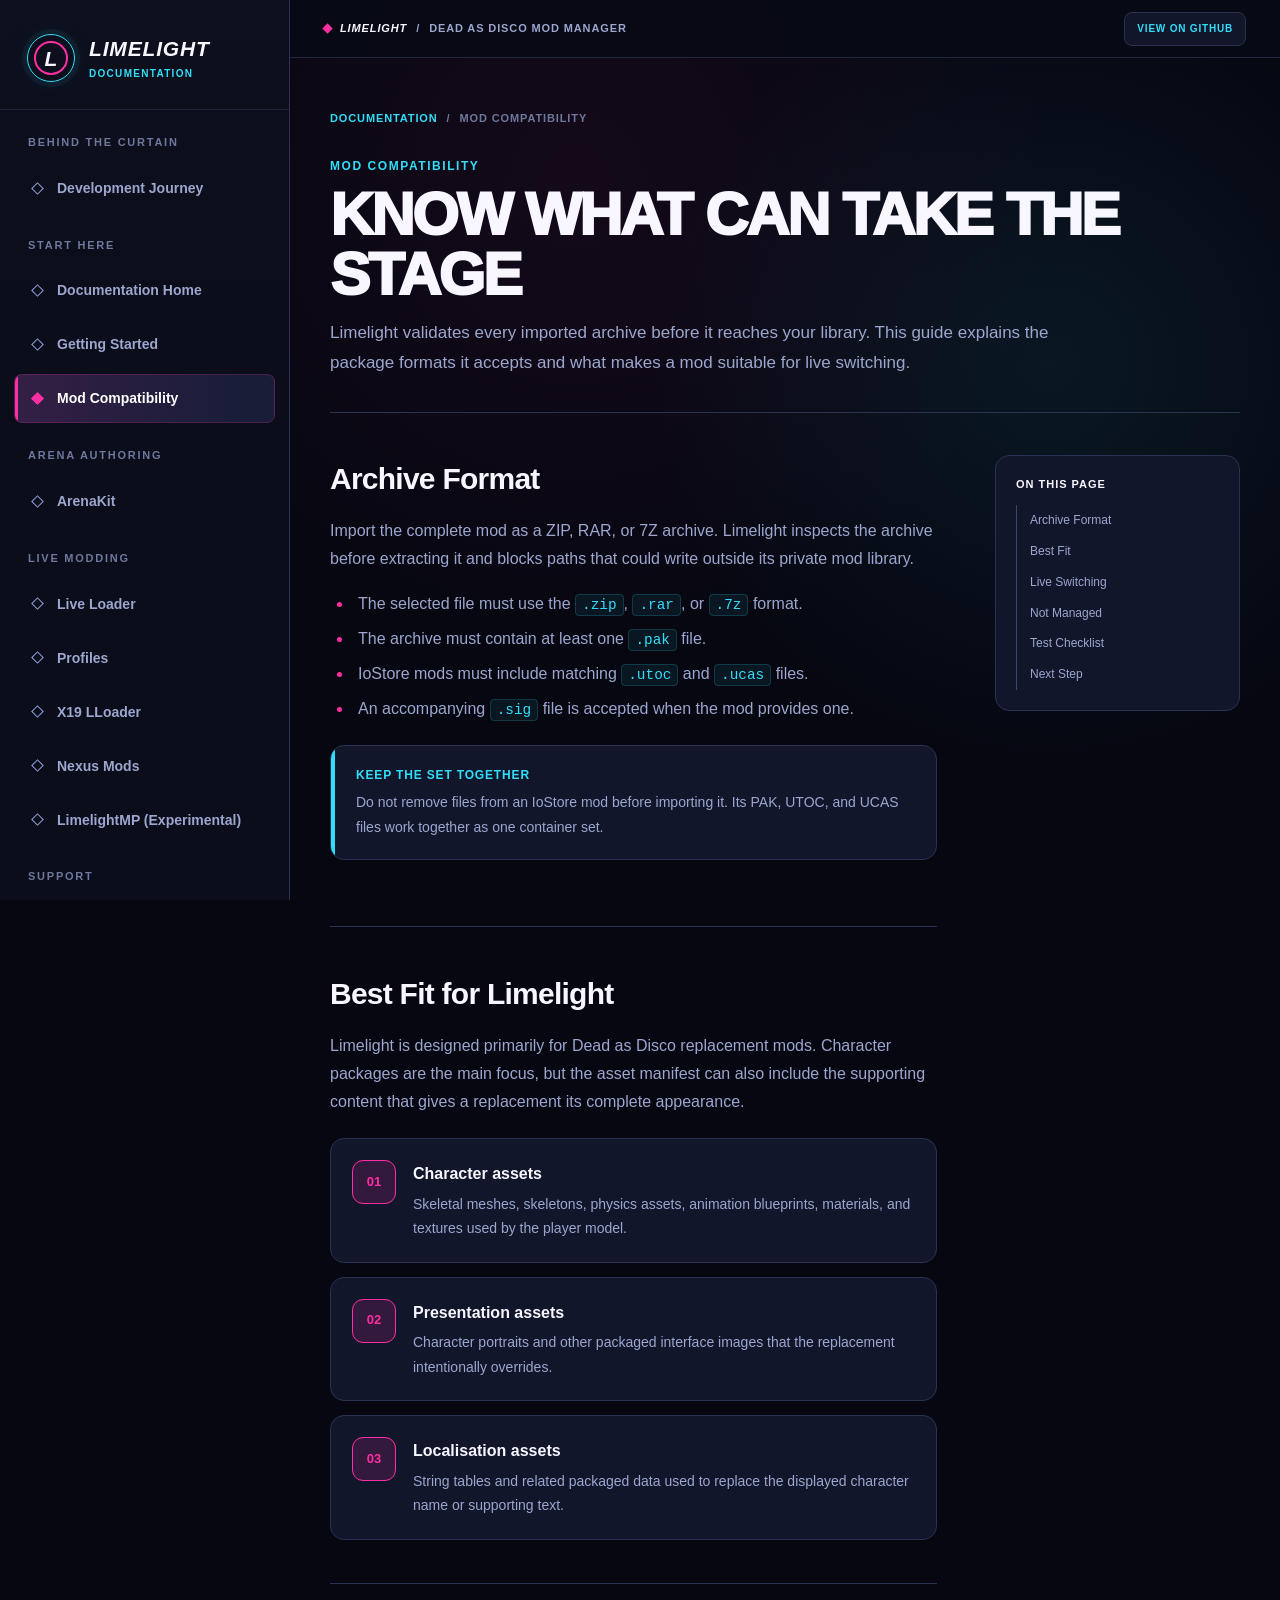
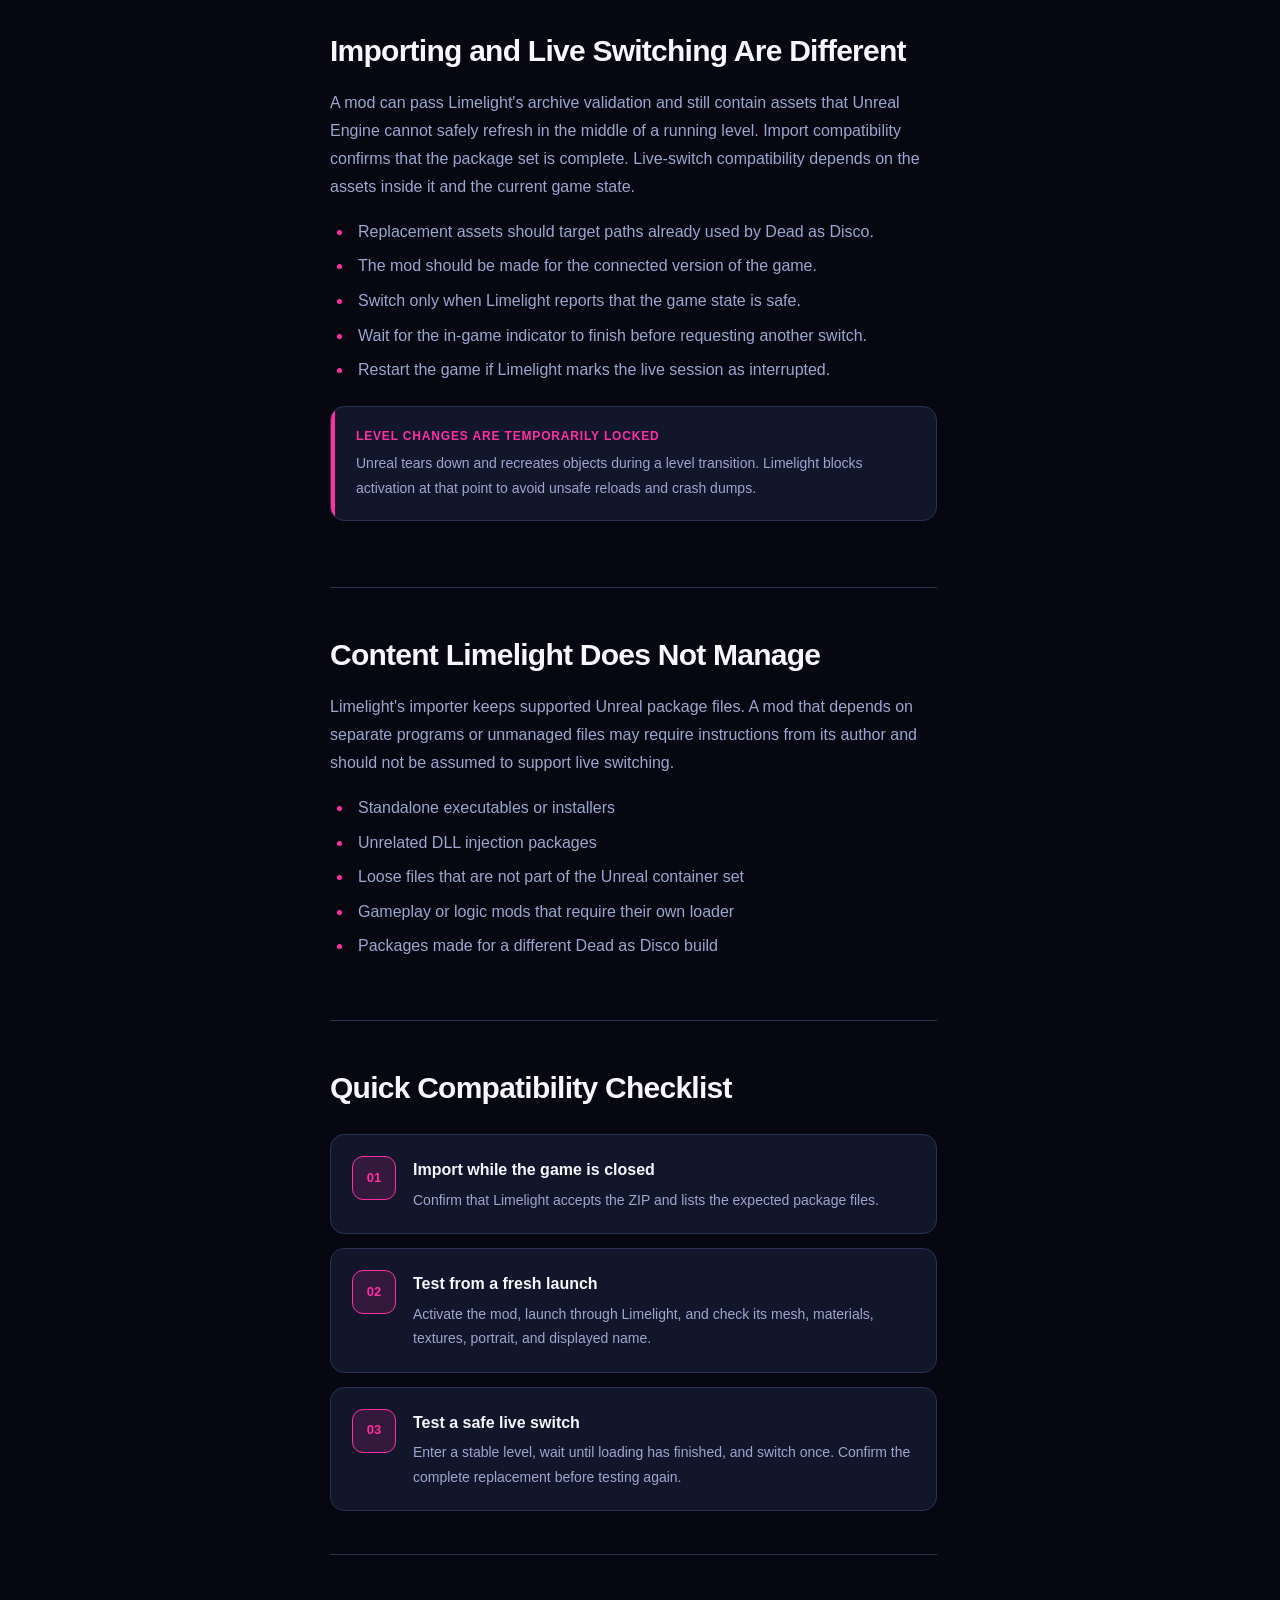
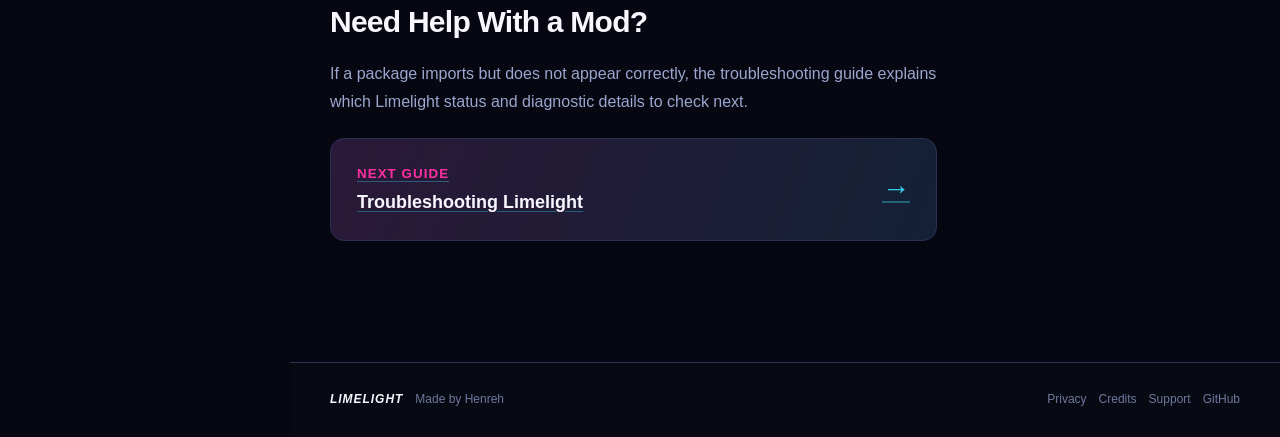
<file: mod-compatibility.html>
<!DOCTYPE html>
<html lang="en">
<head>
    <meta charset="UTF-8">

    <meta
        name="viewport"
        content="width=device-width, initial-scale=1.0">

    <meta
        name="description"
        content="Learn which Dead as Disco mods can be imported and switched safely with Limelight.">

    <title>Mod Compatibility | Limelight Documentation</title>

    <link
        rel="icon"
        type="image/png"
        href="assets/images/limelight-favicon.png">

    <link
        rel="stylesheet"
        href="assets/css/styles.css">

    <script
        src="assets/js/site.js"
        defer>
    </script>
</head>

<body data-page="mod-compatibility">
    <a
        class="skip-link"
        href="#main-content">
        Skip to documentation
    </a>

    <div class="site-shell">
        <!-- I keep the documentation navigation in one predictable place. -->
        <aside
            id="documentationSidebar"
            class="sidebar">
            <div class="sidebar-brand">
                <a
                    class="brand-link"
                    href="index.html"
                    aria-label="Limelight documentation home">
                    <span
                        class="brand-mark"
                        aria-hidden="true">
                        <span class="brand-mark-inner">L</span>
                    </span>

                    <span class="brand-copy">
                        <strong>LIMELIGHT</strong>
                        <small>DOCUMENTATION</small>
                    </span>
                </a>
            </div>

            <nav
                class="documentation-navigation"
                aria-label="Documentation">
                <p class="navigation-label">BEHIND THE CURTAIN</p>

                <a
                    class="navigation-link"
                    href="development-journey.html">
                    <span class="navigation-diamond" aria-hidden="true"></span>
                    <span>Development Journey</span>
                </a>

                <p class="navigation-label">START HERE</p>

                <a
                    class="navigation-link"
                    href="index.html">
                    <span class="navigation-diamond" aria-hidden="true"></span>
                    <span>Documentation Home</span>
                </a>

                <a
                    class="navigation-link"
                    href="getting-started.html">
                    <span class="navigation-diamond" aria-hidden="true"></span>
                    <span>Getting Started</span>
                </a>

                <a
                    class="navigation-link active"
                    aria-current="page"
                    href="mod-compatibility.html">
                    <span class="navigation-diamond" aria-hidden="true"></span>
                    <span>Mod Compatibility</span>
                </a>

                <p class="navigation-label">ARENA AUTHORING</p>

                <a class="navigation-link" href="arenakit.html">
                    <span class="navigation-diamond" aria-hidden="true"></span>
                    <span>ArenaKit</span>
                </a>

                <p class="navigation-label">LIVE MODDING</p>

                <a
                    class="navigation-link"
                    href="live-loader.html">
                    <span class="navigation-diamond" aria-hidden="true"></span>
                    <span>Live Loader</span>
                </a>

                <a
                    class="navigation-link"
                    href="profiles.html">
                    <span class="navigation-diamond" aria-hidden="true"></span>
                    <span>Profiles</span>
                </a>

                <a
                    class="navigation-link"
                    href="x19-loader.html">
                    <span class="navigation-diamond" aria-hidden="true"></span>
                    <span>X19 LLoader</span>
                </a>

                <a
                    class="navigation-link"
                    href="nexus-mods.html">
                    <span class="navigation-diamond" aria-hidden="true"></span>
                    <span>Nexus Mods</span>
                </a>

                <a
                    class="navigation-link"
                    href="multiplayer.html">
                    <span class="navigation-diamond" aria-hidden="true"></span>
                    <span>LimelightMP (Experimental)</span>
                </a>

                <p class="navigation-label">SUPPORT</p>

                <a
                    class="navigation-link"
                    href="testing-bug-reports.html">
                    <span class="navigation-diamond" aria-hidden="true"></span>
                    <span>Testing &amp; Bug Reports</span>
                </a>

                <a
                    class="navigation-link"
                    href="troubleshooting.html">
                    <span class="navigation-diamond" aria-hidden="true"></span>
                    <span>Troubleshooting</span>
                </a>

                <a
                    class="navigation-link"
                    href="privacy.html">
                    <span class="navigation-diamond" aria-hidden="true"></span>
                    <span>Privacy</span>
                </a>
                <a
                    class="navigation-link"
                    href="credits.html">
                    <span class="navigation-diamond" aria-hidden="true"></span>
                    <span>Credits</span>
                </a>
            </nav>

            <div class="sidebar-status">
                <span class="status-dot" aria-hidden="true"></span>

                <div>
                    <strong>EARLY ACCESS DOCS</strong>
                    <span>Documentation for Limelight Early Access.</span>
                </div>
            </div>
        </aside>

        <div class="page-column">
            <header class="topbar">
                <button
                    id="menuToggle"
                    class="menu-button"
                    type="button"
                    aria-label="Open documentation navigation"
                    aria-controls="documentationSidebar"
                    aria-expanded="false">
                    <span></span>
                    <span></span>
                    <span></span>
                </button>

                <div class="topbar-title">
                    <span class="topbar-diamond" aria-hidden="true"></span>
                    <strong>LIMELIGHT</strong>
                    <span>/</span>
                    <span>DEAD AS DISCO MOD MANAGER</span>
                </div>

                <a
                    class="topbar-link"
                    href="https://github.com/Henreh1/Limelight"
                    target="_blank"
                    rel="noopener noreferrer">
                    VIEW ON GITHUB
                </a>
            </header>

            <main
                id="main-content"
                class="documentation-page">
                <div class="breadcrumbs">
                    <a href="index.html">DOCUMENTATION</a>
                    <span>/</span>
                    <span>MOD COMPATIBILITY</span>
                </div>

                <header class="documentation-hero">
                    <span class="eyebrow">MOD COMPATIBILITY</span>

                    <h1>KNOW WHAT CAN TAKE THE STAGE</h1>

                    <p>
                        Limelight validates every imported archive before it
                        reaches your library. This guide explains the package
                        formats it accepts and what makes a mod suitable for
                        live switching.
                    </p>
                </header>

                <div class="article-layout">
                    <article class="article">
                        <section
                            id="archive-format"
                            class="guide-section">
                            <h2>Archive Format</h2>

                            <p>
                                Import the complete mod as a ZIP, RAR, or 7Z archive.
                                Limelight inspects the archive before extracting
                                it and blocks paths that could write outside its
                                private mod library.
                            </p>

                            <ul class="guide-list">
                                <li>The selected file must use the <span class="inline-code">.zip</span>, <span class="inline-code">.rar</span>, or <span class="inline-code">.7z</span> format.</li>
                                <li>The archive must contain at least one <span class="inline-code">.pak</span> file.</li>
                                <li>IoStore mods must include matching <span class="inline-code">.utoc</span> and <span class="inline-code">.ucas</span> files.</li>
                                <li>An accompanying <span class="inline-code">.sig</span> file is accepted when the mod provides one.</li>
                            </ul>

                            <div class="notice">
                                <strong>KEEP THE SET TOGETHER</strong>

                                <p>
                                    Do not remove files from an IoStore mod before
                                    importing it. Its PAK, UTOC, and UCAS files work
                                    together as one container set.
                                </p>
                            </div>
                        </section>

                        <section
                            id="best-fit"
                            class="guide-section">
                            <h2>Best Fit for Limelight</h2>

                            <p>
                                Limelight is designed primarily for Dead as Disco
                                replacement mods. Character packages are the main
                                focus, but the asset manifest can also include the
                                supporting content that gives a replacement its
                                complete appearance.
                            </p>

                            <div class="step-list">
                                <div class="guide-step">
                                    <span class="step-number">01</span>

                                    <div>
                                        <h3>Character assets</h3>

                                        <p>
                                            Skeletal meshes, skeletons, physics
                                            assets, animation blueprints, materials,
                                            and textures used by the player model.
                                        </p>
                                    </div>
                                </div>

                                <div class="guide-step">
                                    <span class="step-number">02</span>

                                    <div>
                                        <h3>Presentation assets</h3>

                                        <p>
                                            Character portraits and other packaged
                                            interface images that the replacement
                                            intentionally overrides.
                                        </p>
                                    </div>
                                </div>

                                <div class="guide-step">
                                    <span class="step-number">03</span>

                                    <div>
                                        <h3>Localisation assets</h3>

                                        <p>
                                            String tables and related packaged data
                                            used to replace the displayed character
                                            name or supporting text.
                                        </p>
                                    </div>
                                </div>
                            </div>
                        </section>

                        <section
                            id="live-switching"
                            class="guide-section">
                            <h2>Importing and Live Switching Are Different</h2>

                            <p>
                                A mod can pass Limelight's archive validation and
                                still contain assets that Unreal Engine cannot
                                safely refresh in the middle of a running level.
                                Import compatibility confirms that the package set
                                is complete. Live-switch compatibility depends on
                                the assets inside it and the current game state.
                            </p>

                            <ul class="guide-list">
                                <li>Replacement assets should target paths already used by Dead as Disco.</li>
                                <li>The mod should be made for the connected version of the game.</li>
                                <li>Switch only when Limelight reports that the game state is safe.</li>
                                <li>Wait for the in-game indicator to finish before requesting another switch.</li>
                                <li>Restart the game if Limelight marks the live session as interrupted.</li>
                            </ul>

                            <div class="notice notice-warning">
                                <strong>LEVEL CHANGES ARE TEMPORARILY LOCKED</strong>

                                <p>
                                    Unreal tears down and recreates objects during a
                                    level transition. Limelight blocks activation at
                                    that point to avoid unsafe reloads and crash dumps.
                                </p>
                            </div>
                        </section>

                        <section
                            id="not-managed"
                            class="guide-section">
                            <h2>Content Limelight Does Not Manage</h2>

                            <p>
                                Limelight's importer keeps supported Unreal package
                                files. A mod that depends on separate programs or
                                unmanaged files may require instructions from its
                                author and should not be assumed to support live
                                switching.
                            </p>

                            <ul class="guide-list">
                                <li>Standalone executables or installers</li>
                                <li>Unrelated DLL injection packages</li>
                                <li>Loose files that are not part of the Unreal container set</li>
                                <li>Gameplay or logic mods that require their own loader</li>
                                <li>Packages made for a different Dead as Disco build</li>
                            </ul>
                        </section>

                        <section
                            id="test-checklist"
                            class="guide-section">
                            <h2>Quick Compatibility Checklist</h2>

                            <div class="step-list">
                                <div class="guide-step">
                                    <span class="step-number">01</span>

                                    <div>
                                        <h3>Import while the game is closed</h3>

                                        <p>
                                            Confirm that Limelight accepts the ZIP
                                            and lists the expected package files.
                                        </p>
                                    </div>
                                </div>

                                <div class="guide-step">
                                    <span class="step-number">02</span>

                                    <div>
                                        <h3>Test from a fresh launch</h3>

                                        <p>
                                            Activate the mod, launch through
                                            Limelight, and check its mesh, materials,
                                            textures, portrait, and displayed name.
                                        </p>
                                    </div>
                                </div>

                                <div class="guide-step">
                                    <span class="step-number">03</span>

                                    <div>
                                        <h3>Test a safe live switch</h3>

                                        <p>
                                            Enter a stable level, wait until loading
                                            has finished, and switch once. Confirm the
                                            complete replacement before testing again.
                                        </p>
                                    </div>
                                </div>
                            </div>
                        </section>

                        <section
                            id="next-step"
                            class="guide-section">
                            <h2>Need Help With a Mod?</h2>

                            <p>
                                If a package imports but does not appear correctly,
                                the troubleshooting guide explains which Limelight
                                status and diagnostic details to check next.
                            </p>

                            <a
                                class="next-page-card"
                                href="troubleshooting.html">
                                <span>
                                    <small>NEXT GUIDE</small>
                                    <strong>Troubleshooting Limelight</strong>
                                </span>

                                <span
                                    class="next-page-arrow"
                                    aria-hidden="true">
                                    &rarr;
                                </span>
                            </a>
                        </section>
                    </article>

                    <aside
                        class="table-of-contents"
                        aria-label="On this page">
                        <strong>ON THIS PAGE</strong>

                        <a href="#archive-format">Archive Format</a>
                        <a href="#best-fit">Best Fit</a>
                        <a href="#live-switching">Live Switching</a>
                        <a href="#not-managed">Not Managed</a>
                        <a href="#test-checklist">Test Checklist</a>
                        <a href="#next-step">Next Step</a>
                    </aside>
                </div>
            </main>

            <footer class="site-footer">
                <div>
                    <strong>LIMELIGHT</strong>
                    <span>Made by Henreh</span>
                </div>

                <div class="footer-links">
                    <a href="privacy.html">Privacy</a>
                    <a href="credits.html">Credits</a>
                    <a href="troubleshooting.html">Support</a>
                    <a href="https://github.com/Henreh1" target="_blank" rel="noopener noreferrer">
                        GitHub
                    </a>
                </div>
            </footer>
        </div>
    </div>
</body>
</html>
</file>
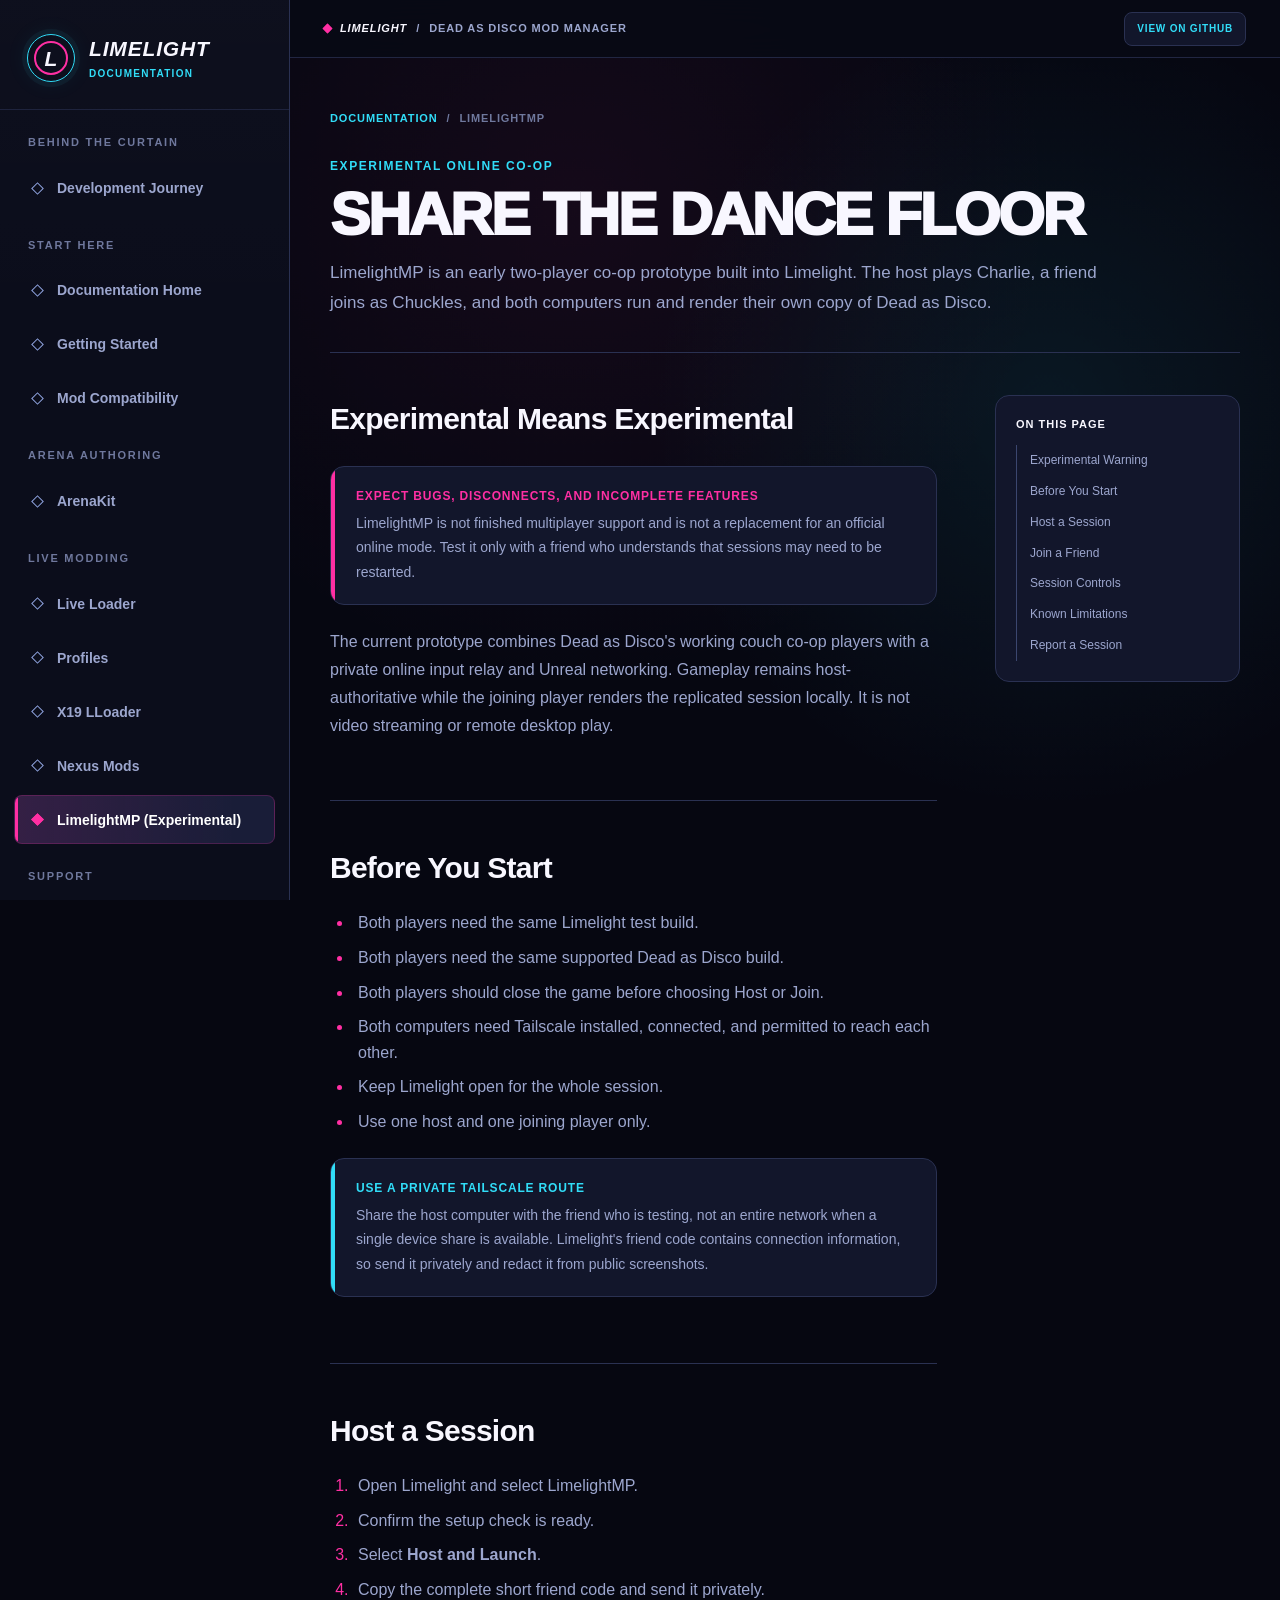
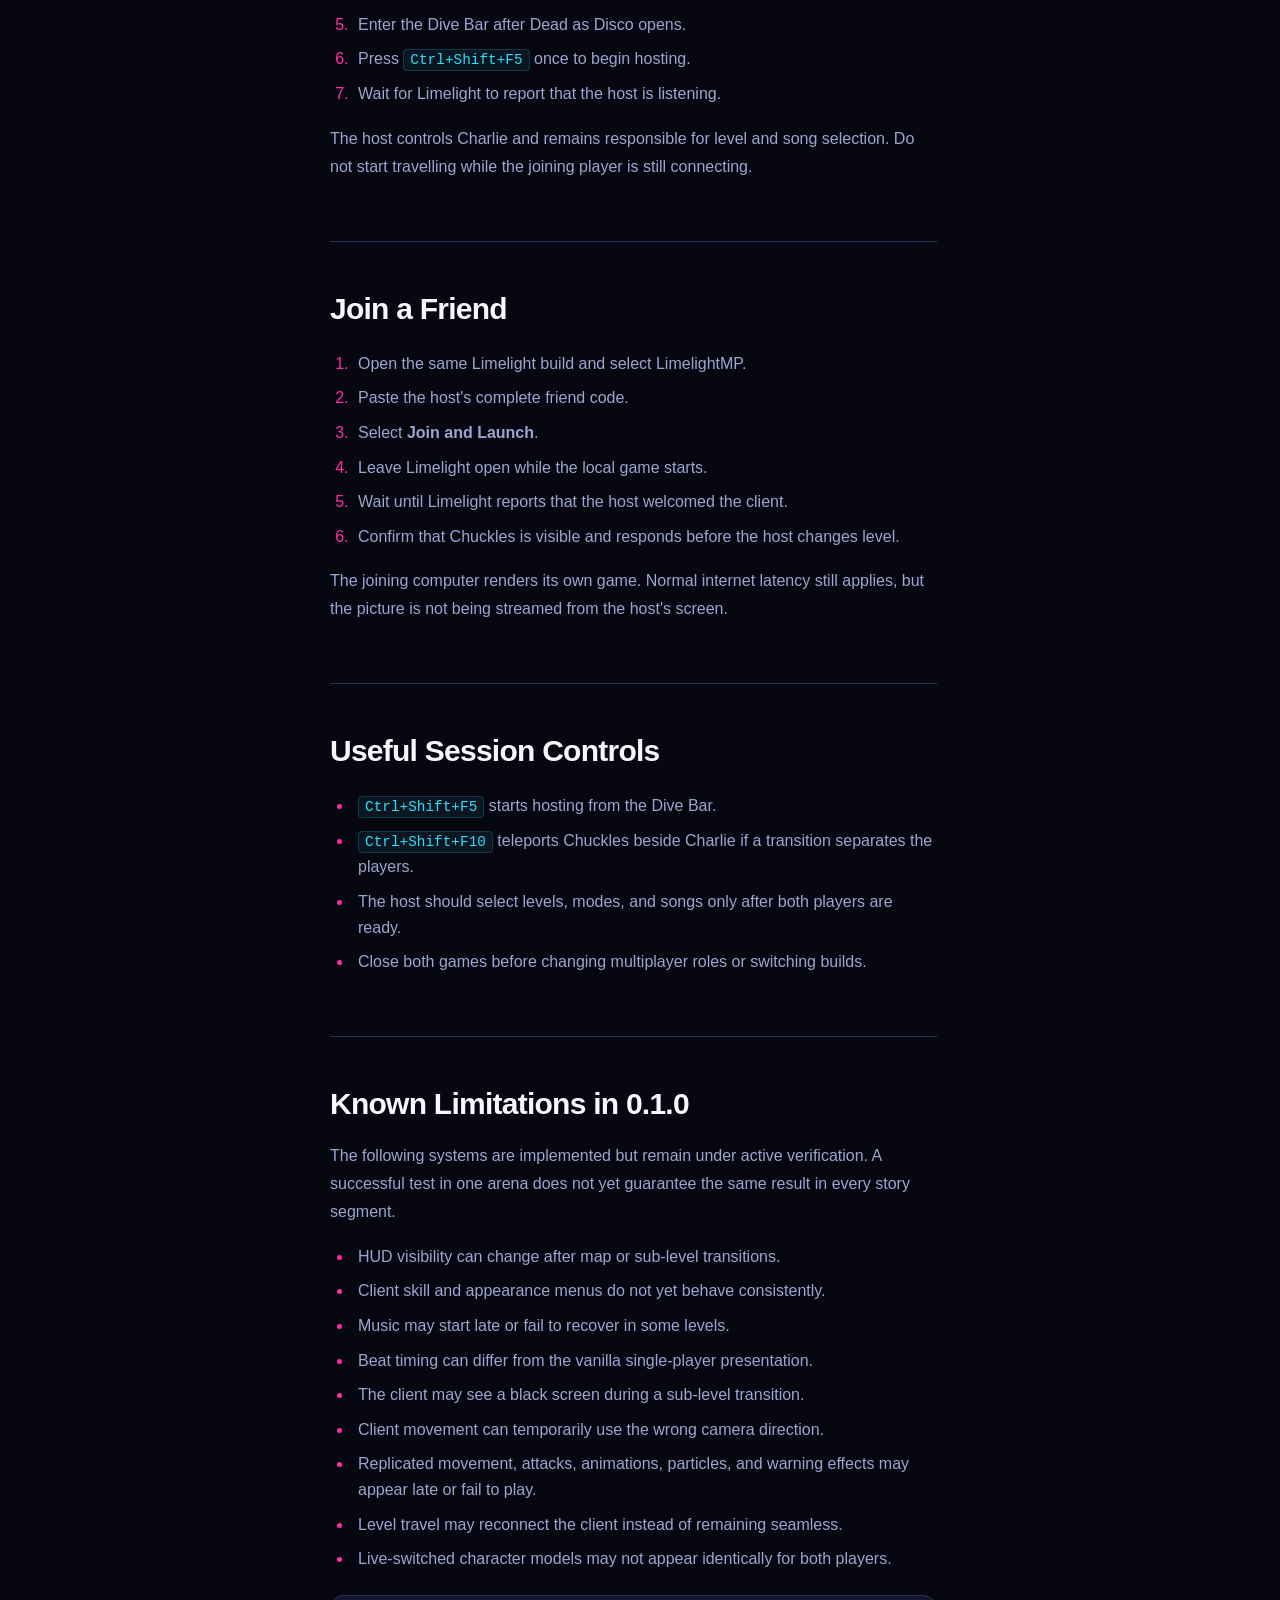
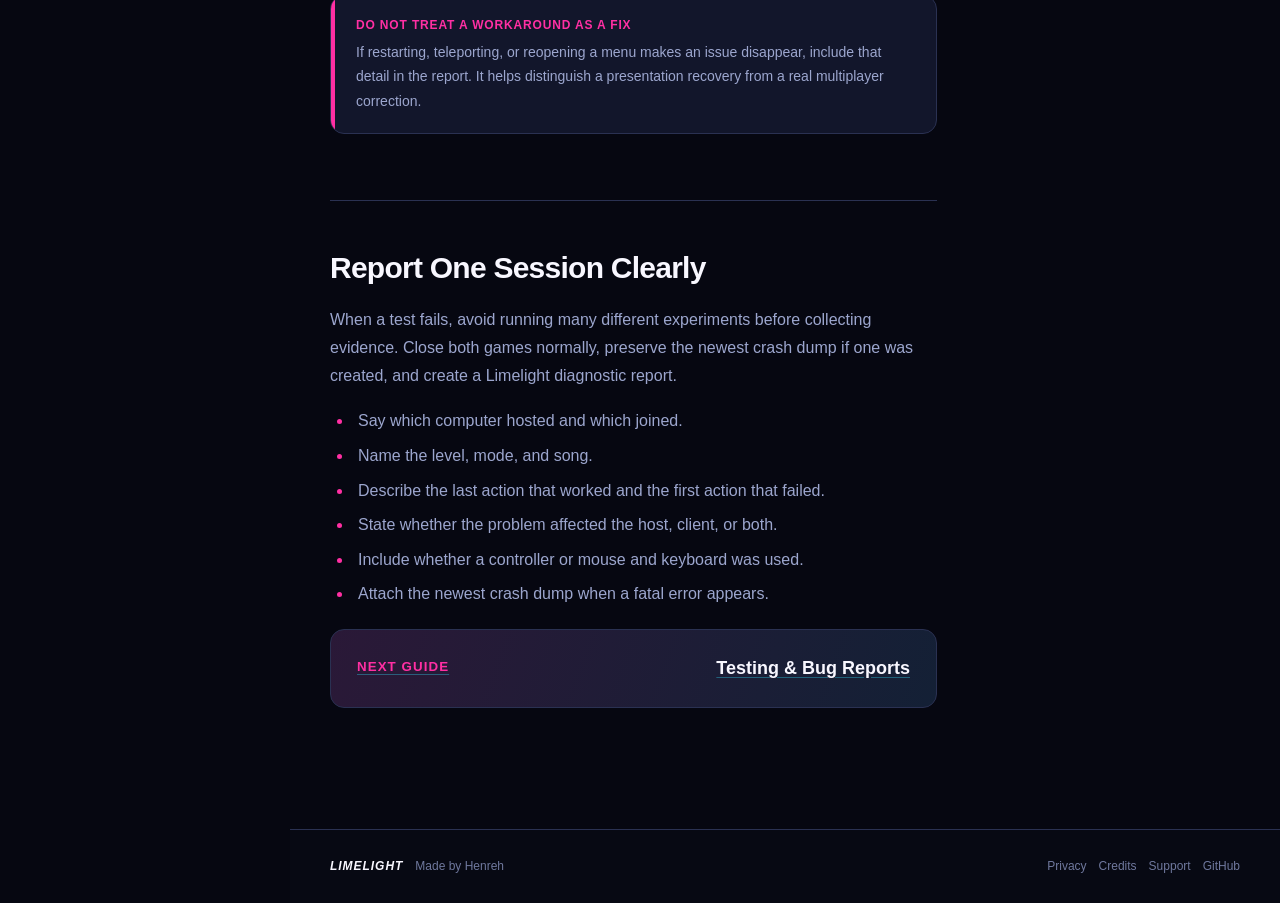
<file: multiplayer.html>
<!DOCTYPE html>
<html lang="en">
<head>
    <meta charset="UTF-8">

    <meta
        name="viewport"
        content="width=device-width, initial-scale=1.0">

    <meta
        name="description"
        content="Learn how to host, join, and safely test the experimental LimelightMP online co-op prototype for Dead as Disco.">

    <title>LimelightMP Experimental Co-op | Limelight Documentation</title>

    <link
        rel="icon"
        type="image/png"
        href="assets/images/limelight-favicon.png">

    <link
        rel="stylesheet"
        href="assets/css/styles.css">

    <script
        src="assets/js/site.js"
        defer>
    </script>
</head>

<body data-page="multiplayer">
    <a
        class="skip-link"
        href="#main-content">
        Skip to documentation
    </a>

    <div class="site-shell">
        <aside
            id="documentationSidebar"
            class="sidebar">
            <div class="sidebar-brand">
                <a
                    class="brand-link"
                    href="index.html"
                    aria-label="Limelight documentation home">
                    <span
                        class="brand-mark"
                        aria-hidden="true">
                        <span class="brand-mark-inner">L</span>
                    </span>

                    <span class="brand-copy">
                        <strong>LIMELIGHT</strong>
                        <small>DOCUMENTATION</small>
                    </span>
                </a>
            </div>

            <nav
                class="documentation-navigation"
                aria-label="Documentation">
                <p class="navigation-label">BEHIND THE CURTAIN</p>

                <a
                    class="navigation-link"
                    href="development-journey.html">
                    <span class="navigation-diamond" aria-hidden="true"></span>
                    <span>Development Journey</span>
                </a>

                <p class="navigation-label">START HERE</p>

                <a
                    class="navigation-link"
                    href="index.html">
                    <span class="navigation-diamond" aria-hidden="true"></span>
                    <span>Documentation Home</span>
                </a>

                <a
                    class="navigation-link"
                    href="getting-started.html">
                    <span class="navigation-diamond" aria-hidden="true"></span>
                    <span>Getting Started</span>
                </a>

                <a
                    class="navigation-link"
                    href="mod-compatibility.html">
                    <span class="navigation-diamond" aria-hidden="true"></span>
                    <span>Mod Compatibility</span>
                </a>

                <p class="navigation-label">ARENA AUTHORING</p>

                <a class="navigation-link" href="arenakit.html">
                    <span class="navigation-diamond" aria-hidden="true"></span>
                    <span>ArenaKit</span>
                </a>

                <p class="navigation-label">LIVE MODDING</p>

                <a
                    class="navigation-link"
                    href="live-loader.html">
                    <span class="navigation-diamond" aria-hidden="true"></span>
                    <span>Live Loader</span>
                </a>

                <a
                    class="navigation-link"
                    href="profiles.html">
                    <span class="navigation-diamond" aria-hidden="true"></span>
                    <span>Profiles</span>
                </a>

                <a
                    class="navigation-link"
                    href="x19-loader.html">
                    <span class="navigation-diamond" aria-hidden="true"></span>
                    <span>X19 LLoader</span>
                </a>

                <a
                    class="navigation-link"
                    href="nexus-mods.html">
                    <span class="navigation-diamond" aria-hidden="true"></span>
                    <span>Nexus Mods</span>
                </a>

                <a
                    class="navigation-link active"
                    aria-current="page"
                    href="multiplayer.html">
                    <span class="navigation-diamond" aria-hidden="true"></span>
                    <span>LimelightMP (Experimental)</span>
                </a>

                <p class="navigation-label">SUPPORT</p>

                <a
                    class="navigation-link"
                    href="testing-bug-reports.html">
                    <span class="navigation-diamond" aria-hidden="true"></span>
                    <span>Testing &amp; Bug Reports</span>
                </a>

                <a
                    class="navigation-link"
                    href="troubleshooting.html">
                    <span class="navigation-diamond" aria-hidden="true"></span>
                    <span>Troubleshooting</span>
                </a>

                <a
                    class="navigation-link"
                    href="privacy.html">
                    <span class="navigation-diamond" aria-hidden="true"></span>
                    <span>Privacy</span>
                </a>

                <a
                    class="navigation-link"
                    href="credits.html">
                    <span class="navigation-diamond" aria-hidden="true"></span>
                    <span>Credits</span>
                </a>
            </nav>

            <div class="sidebar-status">
                <span class="status-dot" aria-hidden="true"></span>

                <div>
                    <strong>EARLY ACCESS DOCS</strong>
                    <span>Documentation for Limelight Early Access.</span>
                </div>
            </div>
        </aside>

        <div class="page-column">
            <header class="topbar">
                <button
                    id="menuToggle"
                    class="menu-button"
                    type="button"
                    aria-label="Open documentation navigation"
                    aria-controls="documentationSidebar"
                    aria-expanded="false">
                    <span></span>
                    <span></span>
                    <span></span>
                </button>

                <div class="topbar-title">
                    <span class="topbar-diamond" aria-hidden="true"></span>
                    <strong>LIMELIGHT</strong>
                    <span>/</span>
                    <span>DEAD AS DISCO MOD MANAGER</span>
                </div>

                <a
                    class="topbar-link"
                    href="https://github.com/Henreh1/Limelight"
                    target="_blank"
                    rel="noopener noreferrer">
                    VIEW ON GITHUB
                </a>
            </header>

            <main
                id="main-content"
                class="documentation-page">
                <div class="breadcrumbs">
                    <a href="index.html">DOCUMENTATION</a>
                    <span>/</span>
                    <span>LIMELIGHTMP</span>
                </div>

                <header class="documentation-hero">
                    <span class="eyebrow">EXPERIMENTAL ONLINE CO-OP</span>

                    <h1>SHARE THE DANCE FLOOR</h1>

                    <p>
                        LimelightMP is an early two-player co-op prototype built
                        into Limelight. The host plays Charlie, a friend joins as
                        Chuckles, and both computers run and render their own copy
                        of Dead as Disco.
                    </p>
                </header>

                <div class="article-layout">
                    <article class="article">
                        <section
                            id="experimental-warning"
                            class="guide-section">
                            <h2>Experimental Means Experimental</h2>

                            <div class="notice notice-warning">
                                <strong>EXPECT BUGS, DISCONNECTS, AND INCOMPLETE FEATURES</strong>

                                <p>
                                    LimelightMP is not finished multiplayer support
                                    and is not a replacement for an official online
                                    mode. Test it only with a friend who understands
                                    that sessions may need to be restarted.
                                </p>
                            </div>

                            <p>
                                The current prototype combines Dead as Disco's
                                working couch co-op players with a private online
                                input relay and Unreal networking. Gameplay remains
                                host-authoritative while the joining player renders
                                the replicated session locally. It is not video
                                streaming or remote desktop play.
                            </p>
                        </section>

                        <section
                            id="requirements"
                            class="guide-section">
                            <h2>Before You Start</h2>

                            <ul class="guide-list">
                                <li>Both players need the same Limelight test build.</li>
                                <li>Both players need the same supported Dead as Disco build.</li>
                                <li>Both players should close the game before choosing Host or Join.</li>
                                <li>Both computers need Tailscale installed, connected, and permitted to reach each other.</li>
                                <li>Keep Limelight open for the whole session.</li>
                                <li>Use one host and one joining player only.</li>
                            </ul>

                            <div class="notice">
                                <strong>USE A PRIVATE TAILSCALE ROUTE</strong>

                                <p>
                                    Share the host computer with the friend who is
                                    testing, not an entire network when a single
                                    device share is available. Limelight's friend
                                    code contains connection information, so send it
                                    privately and redact it from public screenshots.
                                </p>
                            </div>
                        </section>

                        <section
                            id="host"
                            class="guide-section">
                            <h2>Host a Session</h2>

                            <ol class="guide-list">
                                <li>Open Limelight and select LimelightMP.</li>
                                <li>Confirm the setup check is ready.</li>
                                <li>Select <strong>Host and Launch</strong>.</li>
                                <li>Copy the complete short friend code and send it privately.</li>
                                <li>Enter the Dive Bar after Dead as Disco opens.</li>
                                <li>Press <span class="inline-code">Ctrl+Shift+F5</span> once to begin hosting.</li>
                                <li>Wait for Limelight to report that the host is listening.</li>
                            </ol>

                            <p>
                                The host controls Charlie and remains responsible
                                for level and song selection. Do not start travelling
                                while the joining player is still connecting.
                            </p>
                        </section>

                        <section
                            id="join"
                            class="guide-section">
                            <h2>Join a Friend</h2>

                            <ol class="guide-list">
                                <li>Open the same Limelight build and select LimelightMP.</li>
                                <li>Paste the host's complete friend code.</li>
                                <li>Select <strong>Join and Launch</strong>.</li>
                                <li>Leave Limelight open while the local game starts.</li>
                                <li>Wait until Limelight reports that the host welcomed the client.</li>
                                <li>Confirm that Chuckles is visible and responds before the host changes level.</li>
                            </ol>

                            <p>
                                The joining computer renders its own game. Normal
                                internet latency still applies, but the picture is
                                not being streamed from the host's screen.
                            </p>
                        </section>

                        <section
                            id="session-controls"
                            class="guide-section">
                            <h2>Useful Session Controls</h2>

                            <ul class="guide-list">
                                <li><span class="inline-code">Ctrl+Shift+F5</span> starts hosting from the Dive Bar.</li>
                                <li><span class="inline-code">Ctrl+Shift+F10</span> teleports Chuckles beside Charlie if a transition separates the players.</li>
                                <li>The host should select levels, modes, and songs only after both players are ready.</li>
                                <li>Close both games before changing multiplayer roles or switching builds.</li>
                            </ul>
                        </section>

                        <section
                            id="known-limitations"
                            class="guide-section">
                            <h2>Known Limitations in 0.1.0</h2>

                            <p>
                                The following systems are implemented but remain
                                under active verification. A successful test in one
                                arena does not yet guarantee the same result in every
                                story segment.
                            </p>

                            <ul class="guide-list">
                                <li>HUD visibility can change after map or sub-level transitions.</li>
                                <li>Client skill and appearance menus do not yet behave consistently.</li>
                                <li>Music may start late or fail to recover in some levels.</li>
                                <li>Beat timing can differ from the vanilla single-player presentation.</li>
                                <li>The client may see a black screen during a sub-level transition.</li>
                                <li>Client movement can temporarily use the wrong camera direction.</li>
                                <li>Replicated movement, attacks, animations, particles, and warning effects may appear late or fail to play.</li>
                                <li>Level travel may reconnect the client instead of remaining seamless.</li>
                                <li>Live-switched character models may not appear identically for both players.</li>
                            </ul>

                            <div class="notice notice-warning">
                                <strong>DO NOT TREAT A WORKAROUND AS A FIX</strong>

                                <p>
                                    If restarting, teleporting, or reopening a menu
                                    makes an issue disappear, include that detail in
                                    the report. It helps distinguish a presentation
                                    recovery from a real multiplayer correction.
                                </p>
                            </div>
                        </section>

                        <section
                            id="reporting"
                            class="guide-section">
                            <h2>Report One Session Clearly</h2>

                            <p>
                                When a test fails, avoid running many different
                                experiments before collecting evidence. Close both
                                games normally, preserve the newest crash dump if one
                                was created, and create a Limelight diagnostic report.
                            </p>

                            <ul class="guide-list">
                                <li>Say which computer hosted and which joined.</li>
                                <li>Name the level, mode, and song.</li>
                                <li>Describe the last action that worked and the first action that failed.</li>
                                <li>State whether the problem affected the host, client, or both.</li>
                                <li>Include whether a controller or mouse and keyboard was used.</li>
                                <li>Attach the newest crash dump when a fatal error appears.</li>
                            </ul>

                            <a
                                class="next-page-card"
                                href="testing-bug-reports.html">
                                <small>NEXT GUIDE</small>
                                <strong>Testing &amp; Bug Reports</strong>
                            </a>
                        </section>
                    </article>

                    <aside
                        class="table-of-contents"
                        aria-label="On this page">
                        <strong>ON THIS PAGE</strong>

                        <a href="#experimental-warning">Experimental Warning</a>
                        <a href="#requirements">Before You Start</a>
                        <a href="#host">Host a Session</a>
                        <a href="#join">Join a Friend</a>
                        <a href="#session-controls">Session Controls</a>
                        <a href="#known-limitations">Known Limitations</a>
                        <a href="#reporting">Report a Session</a>
                    </aside>
                </div>
            </main>

            <footer class="site-footer">
                <div>
                    <strong>LIMELIGHT</strong>
                    <span>Made by Henreh</span>
                </div>

                <div class="footer-links">
                    <a href="privacy.html">Privacy</a>
                    <a href="credits.html">Credits</a>
                    <a href="troubleshooting.html">Support</a>
                    <a href="https://github.com/Henreh1" target="_blank" rel="noopener noreferrer">
                        GitHub
                    </a>
                </div>
            </footer>
        </div>
    </div>
</body>
</html>
</file>
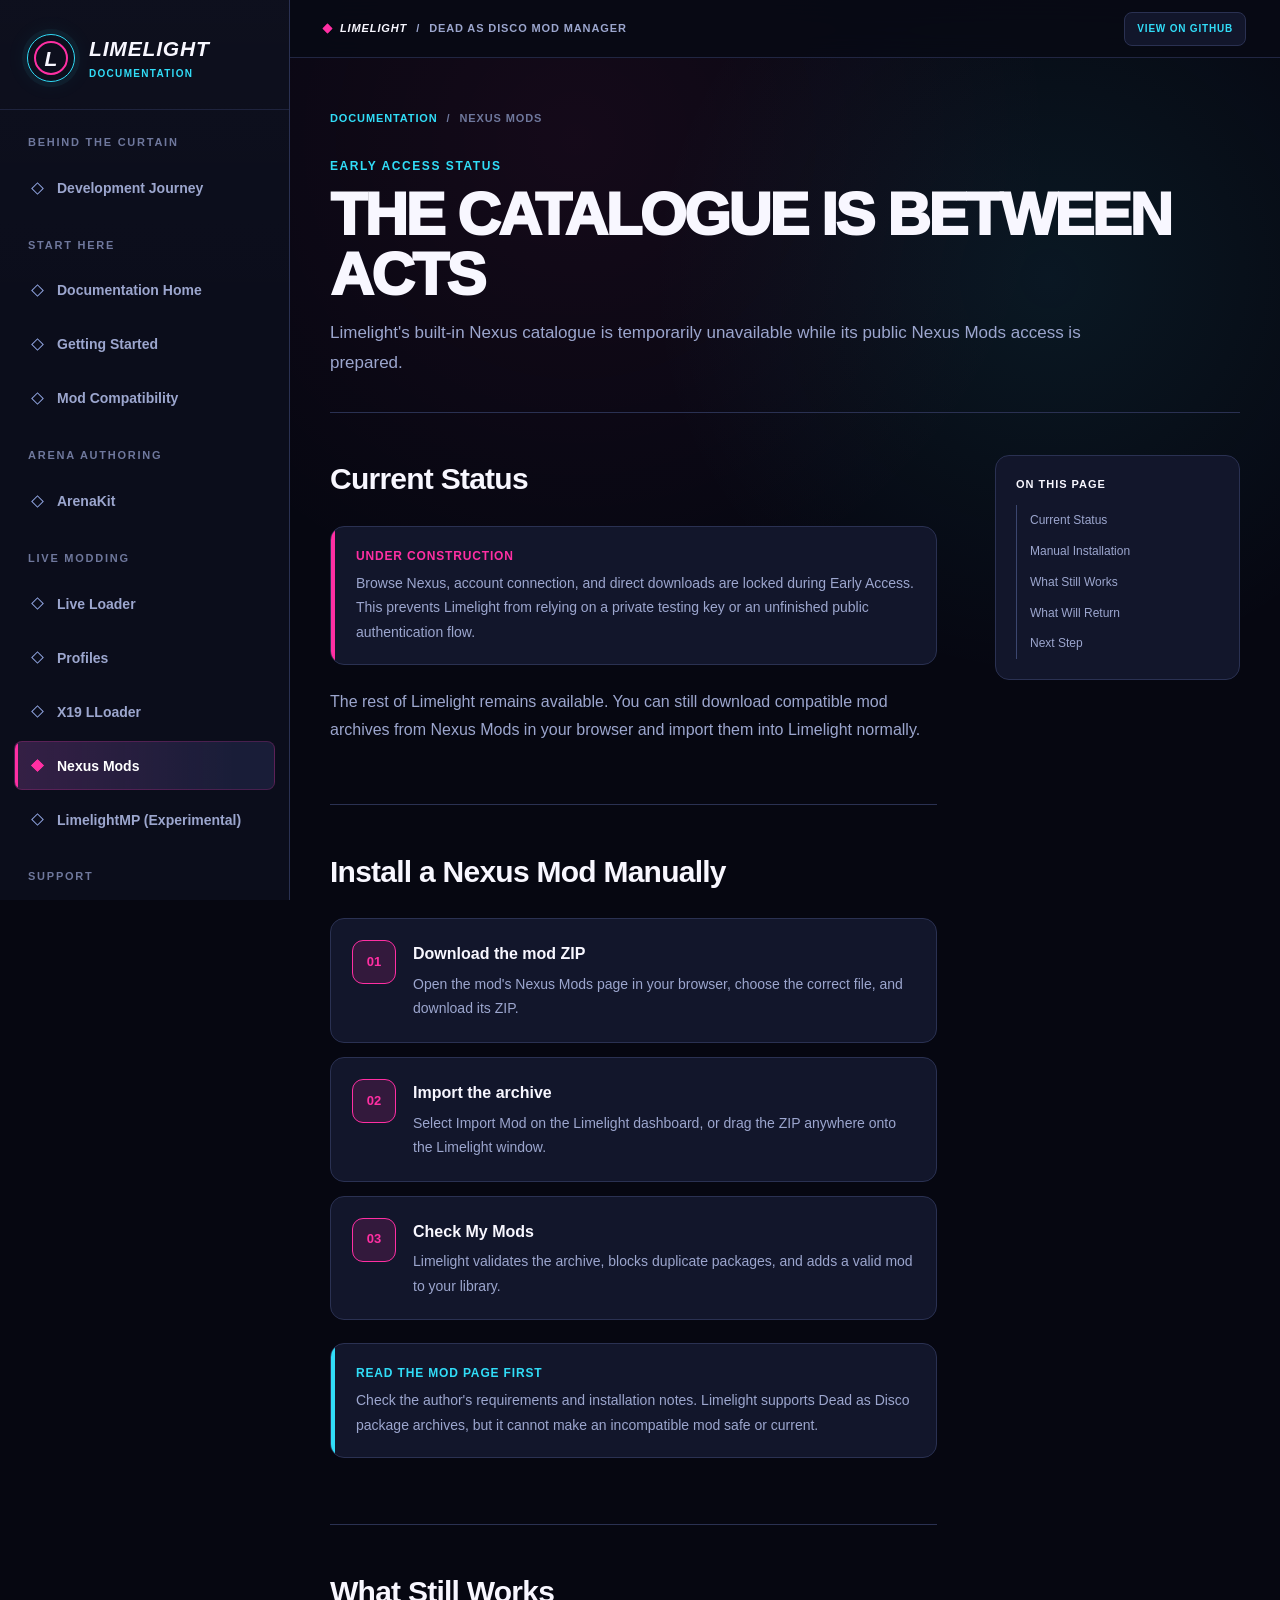
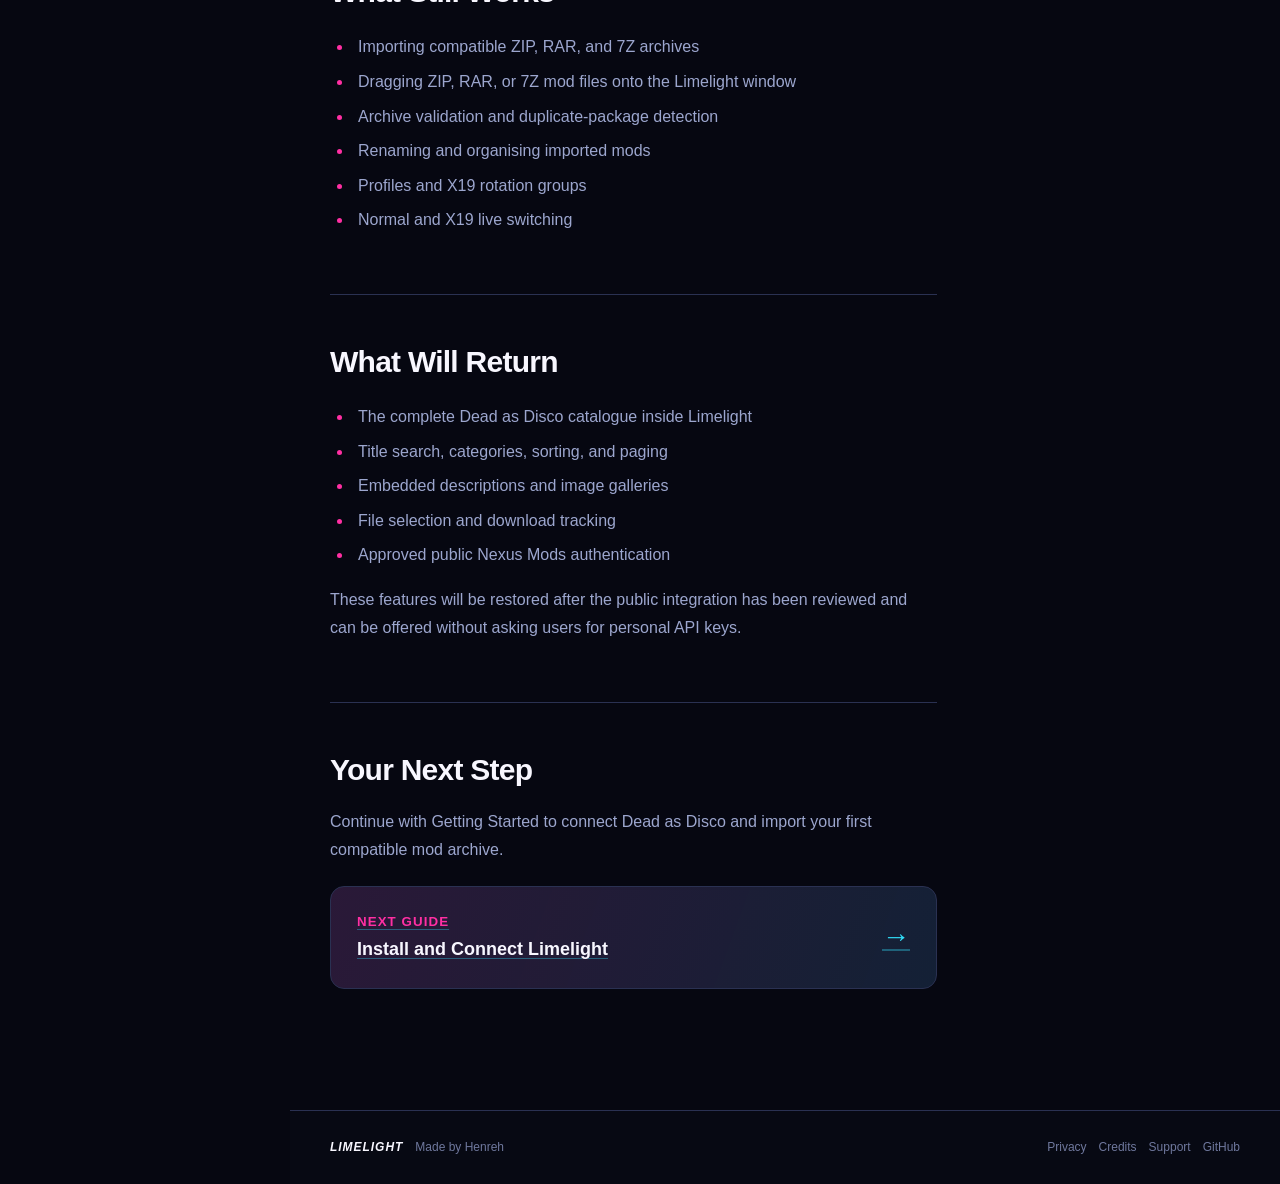
<file: nexus-mods.html>
<!DOCTYPE html>
<html lang="en">
<head>
    <meta charset="UTF-8">

    <meta
        name="viewport"
        content="width=device-width, initial-scale=1.0">

    <meta
        name="description"
        content="Official documentation for Limelight, the Dead as Disco mod manager and live loader.">

    <title>Nexus Mods | Limelight Documentation</title>

    <link
        rel="icon"
        type="image/png"
        href="assets/images/limelight-favicon.png">

    <link
        rel="stylesheet"
        href="assets/css/styles.css">

    <script
        src="assets/js/site.js"
        defer>
    </script>
</head>

<body data-page="nexus-mods">
    <a
        class="skip-link"
        href="#main-content">
        Skip to documentation
    </a>

    <div class="site-shell">
        <!-- I keep the documentation navigation in one predictable place. -->
        <aside
            id="documentationSidebar"
            class="sidebar">
            <div class="sidebar-brand">
                <a
                    class="brand-link"
                    href="index.html"
                    aria-label="Limelight documentation home">
                    <span
                        class="brand-mark"
                        aria-hidden="true">
                        <span class="brand-mark-inner">L</span>
                    </span>

                    <span class="brand-copy">
                        <strong>LIMELIGHT</strong>
                        <small>DOCUMENTATION</small>
                    </span>
                </a>
            </div>

            <nav
                class="documentation-navigation"
                aria-label="Documentation">
                <p class="navigation-label">BEHIND THE CURTAIN</p>

                <a
                    class="navigation-link"
                    href="development-journey.html">
                    <span class="navigation-diamond" aria-hidden="true"></span>
                    <span>Development Journey</span>
                </a>

                <p class="navigation-label">START HERE</p>

                <a
                    class="navigation-link"
                    href="index.html">
                    <span class="navigation-diamond" aria-hidden="true"></span>
                    <span>Documentation Home</span>
                </a>

                <a
                    class="navigation-link"
                    href="getting-started.html">
                    <span class="navigation-diamond" aria-hidden="true"></span>
                    <span>Getting Started</span>
                </a>

                <a
                    class="navigation-link"
                    href="mod-compatibility.html">
                    <span class="navigation-diamond" aria-hidden="true"></span>
                    <span>Mod Compatibility</span>
                </a>

                <p class="navigation-label">ARENA AUTHORING</p>

                <a class="navigation-link" href="arenakit.html">
                    <span class="navigation-diamond" aria-hidden="true"></span>
                    <span>ArenaKit</span>
                </a>

                <p class="navigation-label">LIVE MODDING</p>

                <a
                    class="navigation-link"
                    href="live-loader.html">
                    <span class="navigation-diamond" aria-hidden="true"></span>
                    <span>Live Loader</span>
                </a>

                <a
                    class="navigation-link"
                    href="profiles.html">
                    <span class="navigation-diamond" aria-hidden="true"></span>
                    <span>Profiles</span>
                </a>

                <a
                    class="navigation-link"
                    href="x19-loader.html">
                    <span class="navigation-diamond" aria-hidden="true"></span>
                    <span>X19 LLoader</span>
                </a>

                <a
                    class="navigation-link active"
                    aria-current="page"
                    href="nexus-mods.html">
                    <span class="navigation-diamond" aria-hidden="true"></span>
                    <span>Nexus Mods</span>
                </a>

                <a
                    class="navigation-link"
                    href="multiplayer.html">
                    <span class="navigation-diamond" aria-hidden="true"></span>
                    <span>LimelightMP (Experimental)</span>
                </a>

                <p class="navigation-label">SUPPORT</p>

                <a
                    class="navigation-link"
                    href="testing-bug-reports.html">
                    <span class="navigation-diamond" aria-hidden="true"></span>
                    <span>Testing &amp; Bug Reports</span>
                </a>

                <a
                    class="navigation-link"
                    href="troubleshooting.html">
                    <span class="navigation-diamond" aria-hidden="true"></span>
                    <span>Troubleshooting</span>
                </a>

                <a
                    class="navigation-link"
                    href="privacy.html">
                    <span class="navigation-diamond" aria-hidden="true"></span>
                    <span>Privacy</span>
                </a>
                <a
                    class="navigation-link"
                    href="credits.html">
                    <span class="navigation-diamond" aria-hidden="true"></span>
                    <span>Credits</span>
                </a>
            </nav>

            <div class="sidebar-status">
                <span class="status-dot" aria-hidden="true"></span>

                <div>
                    <strong>EARLY ACCESS DOCS</strong>
                    <span>Documentation for Limelight Early Access.</span>
                </div>
            </div>
        </aside>

        <div class="page-column">
            <header class="topbar">
                <button
                    id="menuToggle"
                    class="menu-button"
                    type="button"
                    aria-label="Open documentation navigation"
                    aria-controls="documentationSidebar"
                    aria-expanded="false">
                    <span></span>
                    <span></span>
                    <span></span>
                </button>

                <div class="topbar-title">
                    <span class="topbar-diamond" aria-hidden="true"></span>
                    <strong>LIMELIGHT</strong>
                    <span>/</span>
                    <span>DEAD AS DISCO MOD MANAGER</span>
                </div>

                <a
                    class="topbar-link"
                    href="https://github.com/Henreh1/Limelight"
                    target="_blank"
                    rel="noopener noreferrer">
                    VIEW ON GITHUB
                </a>
            </header>

          <main
    id="main-content"
    class="documentation-page">
    <div class="breadcrumbs">
        <a href="index.html">DOCUMENTATION</a>
        <span>/</span>
        <span>NEXUS MODS</span>
    </div>

    <header class="documentation-hero">
        <span class="eyebrow">EARLY ACCESS STATUS</span>

        <h1>THE CATALOGUE IS BETWEEN ACTS</h1>

        <p>
            Limelight's built-in Nexus catalogue is temporarily unavailable
            while its public Nexus Mods access is prepared.
        </p>
    </header>

    <div class="article-layout">
        <article class="article">
            <section
                id="current-status"
                class="guide-section">
                <h2>Current Status</h2>

                <div class="notice notice-warning">
                    <strong>UNDER CONSTRUCTION</strong>

                    <p>
                        Browse Nexus, account connection, and direct downloads
                        are locked during Early Access. This prevents Limelight from
                        relying on a private testing key or an unfinished public
                        authentication flow.
                    </p>
                </div>

                <p>
                    The rest of Limelight remains available. You can still
                    download compatible mod archives from Nexus Mods in your
                    browser and import them into Limelight normally.
                </p>
            </section>

            <section
                id="manual-install"
                class="guide-section">
                <h2>Install a Nexus Mod Manually</h2>

                <div class="step-list">
                    <div class="guide-step">
                        <span class="step-number">01</span>

                        <div>
                            <h3>Download the mod ZIP</h3>

                            <p>
                                Open the mod's Nexus Mods page in your browser,
                                choose the correct file, and download its ZIP.
                            </p>
                        </div>
                    </div>

                    <div class="guide-step">
                        <span class="step-number">02</span>

                        <div>
                            <h3>Import the archive</h3>

                            <p>
                                Select Import Mod on the Limelight dashboard, or
                                drag the ZIP anywhere onto the Limelight window.
                            </p>
                        </div>
                    </div>

                    <div class="guide-step">
                        <span class="step-number">03</span>

                        <div>
                            <h3>Check My Mods</h3>

                            <p>
                                Limelight validates the archive, blocks duplicate
                                packages, and adds a valid mod to your library.
                            </p>
                        </div>
                    </div>
                </div>

                <div class="notice">
                    <strong>READ THE MOD PAGE FIRST</strong>

                    <p>
                        Check the author's requirements and installation notes.
                        Limelight supports Dead as Disco package archives, but it
                        cannot make an incompatible mod safe or current.
                    </p>
                </div>
            </section>

            <section
                id="still-works"
                class="guide-section">
                <h2>What Still Works</h2>

                <ul class="guide-list">
                    <li>Importing compatible ZIP, RAR, and 7Z archives</li>
                    <li>Dragging ZIP, RAR, or 7Z mod files onto the Limelight window</li>
                    <li>Archive validation and duplicate-package detection</li>
                    <li>Renaming and organising imported mods</li>
                    <li>Profiles and X19 rotation groups</li>
                    <li>Normal and X19 live switching</li>
                </ul>
            </section>

            <section
                id="planned-return"
                class="guide-section">
                <h2>What Will Return</h2>

                <ul class="guide-list">
                    <li>The complete Dead as Disco catalogue inside Limelight</li>
                    <li>Title search, categories, sorting, and paging</li>
                    <li>Embedded descriptions and image galleries</li>
                    <li>File selection and download tracking</li>
                    <li>Approved public Nexus Mods authentication</li>
                </ul>

                <p>
                    These features will be restored after the public integration
                    has been reviewed and can be offered without asking users for
                    personal API keys.
                </p>
            </section>

            <section hidden
                id="files"
                class="guide-section">
                <h2>Choose a File</h2>

                <p>
                    Select View Files from the embedded mod details page.
                    Limelight requests the files currently available for that
                    mod and displays their version and description information.
                </p>

                <p>
                    Always read the author's instructions before selecting a
                    file. Some mods may offer optional versions, compatibility
                    patches, or archives intended for manual installation.
                </p>
            </section>

            <section hidden
                id="downloads"
                class="guide-section">
                <h2>Download Behaviour</h2>

                <h3>Nexus Mods Premium</h3>

                <p>
                    Nexus Mods permits supported direct API downloads for
                    connected Premium accounts. Limelight can track the download,
                    validate the archive, and pass it into the normal mod import
                    process.
                </p>

                <h3>Free Nexus Mods Accounts</h3>

                <p>
                    During personal-key testing, direct API downloads may not be
                    available to free accounts. Limelight will explain this and
                    direct the user to the Nexus Mods website for a manual
                    download.
                </p>

                <div class="notice notice-warning">
                    <strong>DOWNLOAD FAILED DOES NOT MEAN THE MOD IS BROKEN</strong>

                    <p>
                        If Limelight reports that a Premium account is required,
                        the limitation applies to the direct download method.
                        You may still download the file manually from Nexus Mods
                        and import its ZIP through Limelight.
                    </p>
                </div>
            </section>

            <section hidden
                id="download-page"
                class="guide-section">
                <h2>The Downloads Page</h2>

                <p>
                    Downloads provides one place to review current and recent
                    Nexus download activity.
                </p>

                <ul class="guide-list">
                    <li>Queued downloads</li>
                    <li>Current transfer progress</li>
                    <li>Completed downloads</li>
                    <li>Automatic installation results</li>
                    <li>Failed or cancelled downloads</li>
                    <li>Messages explaining manual-download requirements</li>
                </ul>
            </section>

            <section hidden
                id="account-safety"
                class="guide-section">
                <h2>Keep Your Account Safe</h2>

                <ul class="guide-list">
                    <li>Never send your personal API key to another person.</li>
                    <li>Do not include it in screenshots or diagnostic reports.</li>
                    <li>Do not commit it to GitHub or another source repository.</li>
                    <li>Disconnect Limelight before sharing your Windows account.</li>
                    <li>Revoke the key through Nexus Mods if you believe it was exposed.</li>
                </ul>

                <p>
                    Limelight is designed to follow the Nexus Mods API rules and
                    will move to the approved public authentication flow before
                    Nexus integration is enabled.
                </p>
            </section>

            <section
                id="next-step"
                class="guide-section">
                <h2>Your Next Step</h2>

                <p>
                    Continue with Getting Started to connect Dead as Disco and
                    import your first compatible mod archive.
                </p>

                <a
                    class="next-page-card"
                    href="getting-started.html">
                    <span>
                        <small>NEXT GUIDE</small>
                        <strong>Install and Connect Limelight</strong>
                    </span>

                    <span
                        class="next-page-arrow"
                        aria-hidden="true">
                        →
                    </span>
                </a>
            </section>
        </article>

        <aside
            class="table-of-contents"
            aria-label="On this page">
            <strong>ON THIS PAGE</strong>

            <a href="#current-status">Current Status</a>
            <a href="#manual-install">Manual Installation</a>
            <a href="#still-works">What Still Works</a>
            <a href="#planned-return">What Will Return</a>
            <a href="#next-step">Next Step</a>
        </aside>
    </div>
</main>

            <footer class="site-footer">
                <div>
                    <strong>LIMELIGHT</strong>
                    <span>Made by Henreh</span>
                </div>

                <div class="footer-links">
                    <a href="privacy.html">Privacy</a>
                    <a href="credits.html">Credits</a>
                    <a href="troubleshooting.html">Support</a>
                    <a href="https://github.com/Henreh1" target="_blank" rel="noopener noreferrer">
                        GitHub
                    </a>
                </div>
            </footer>
        </div>
    </div>
</body>
</html>
</file>
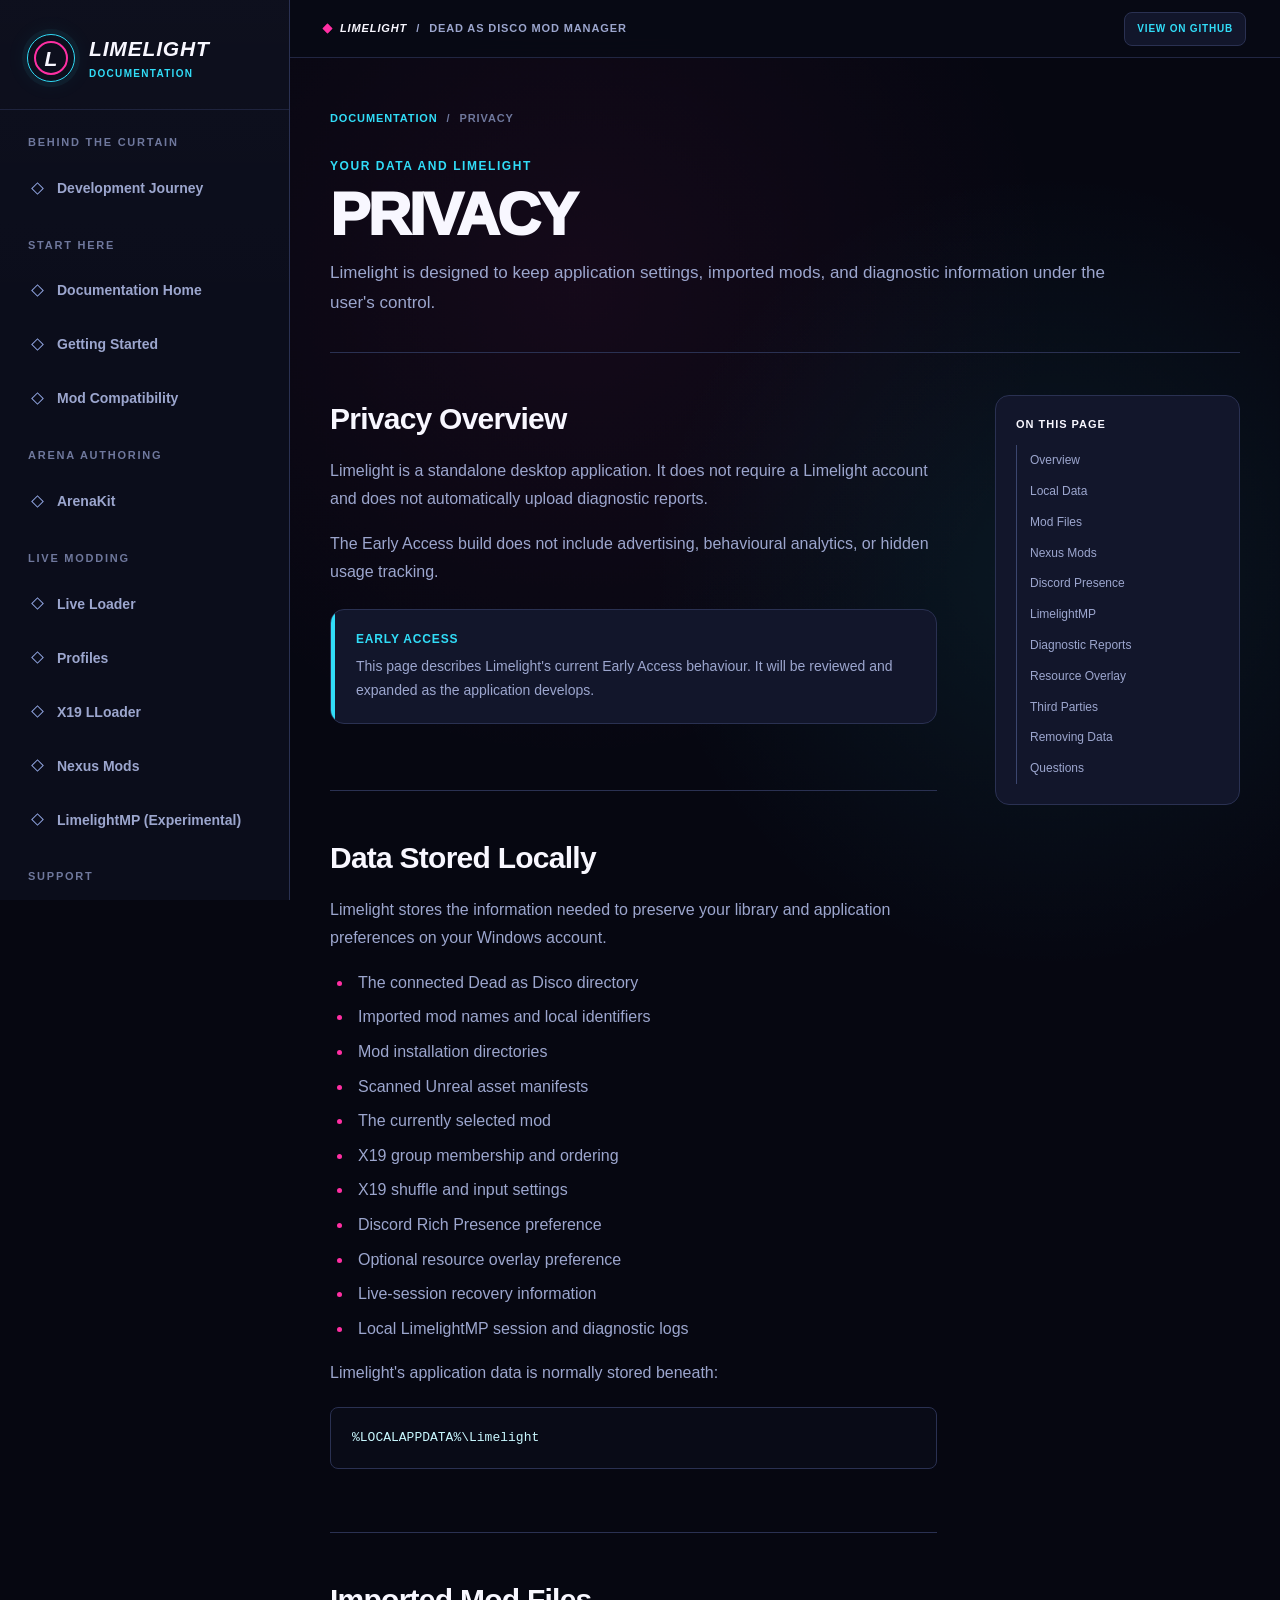
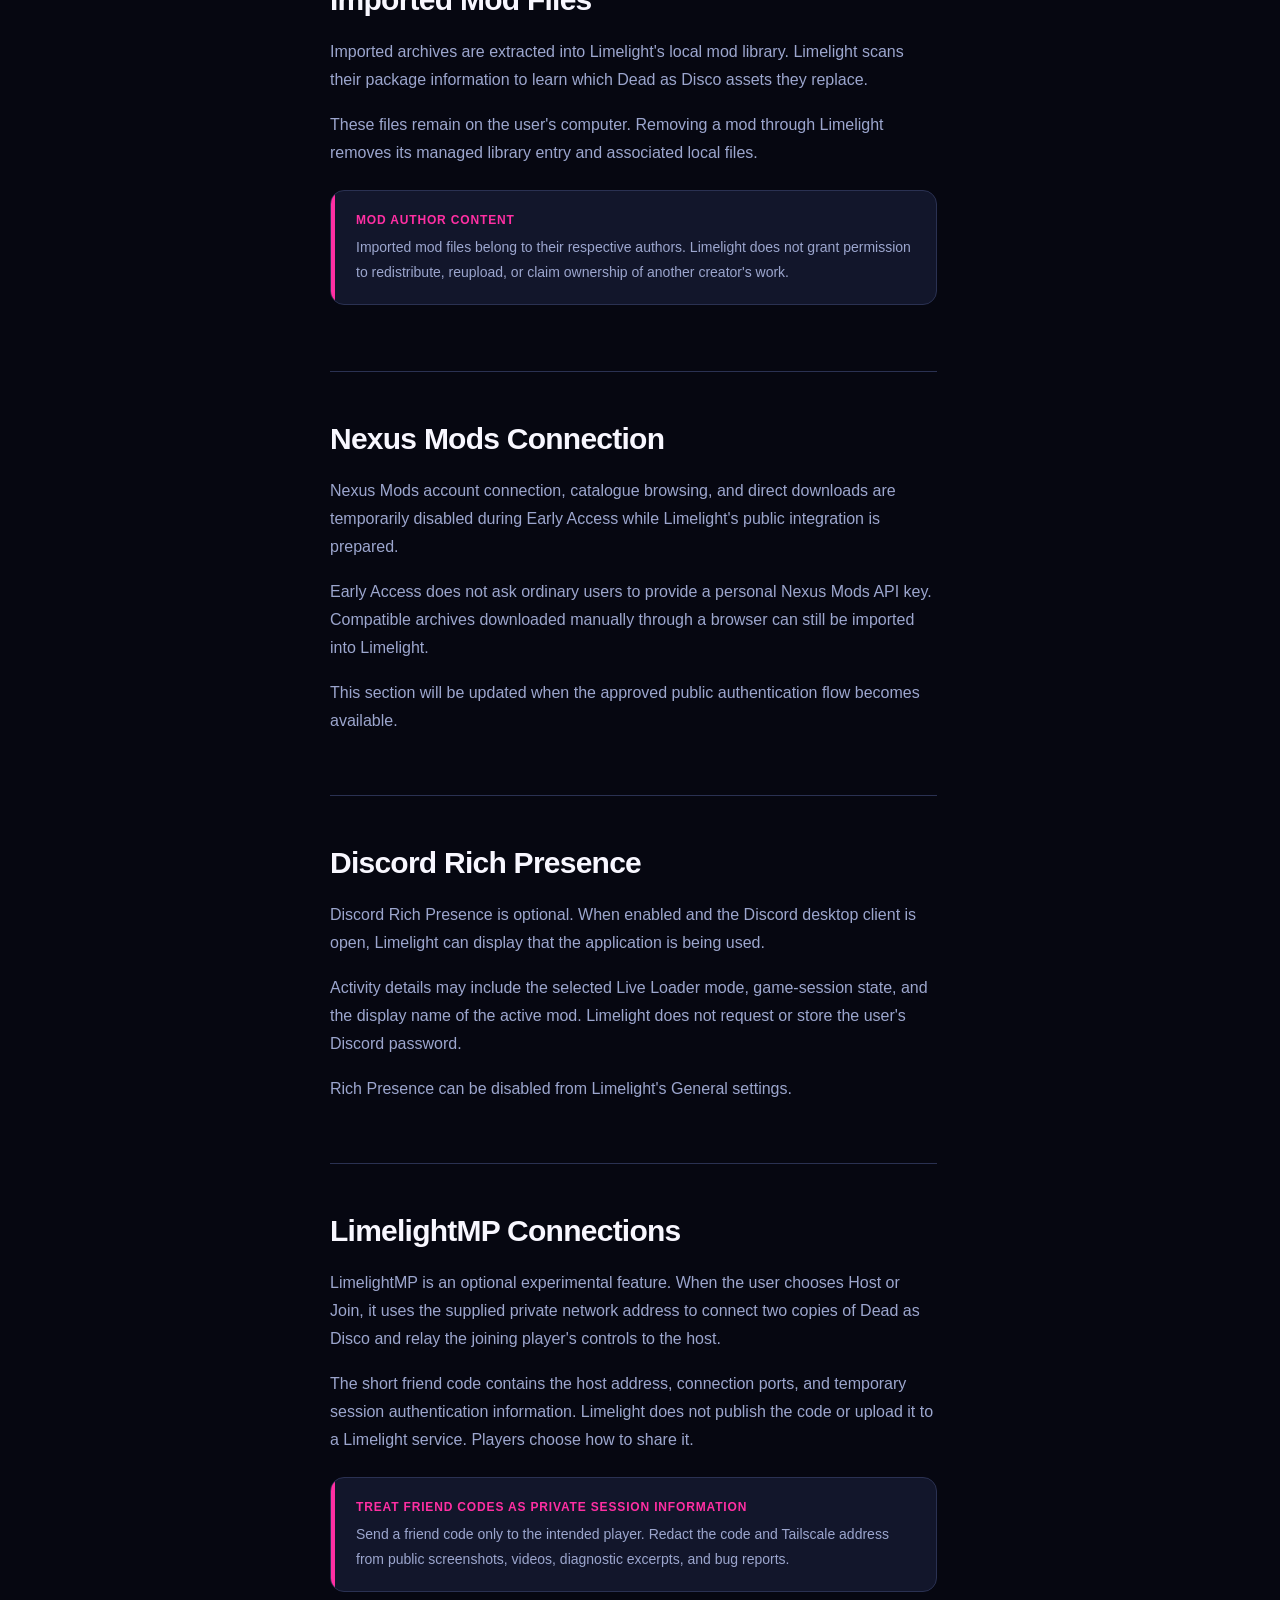
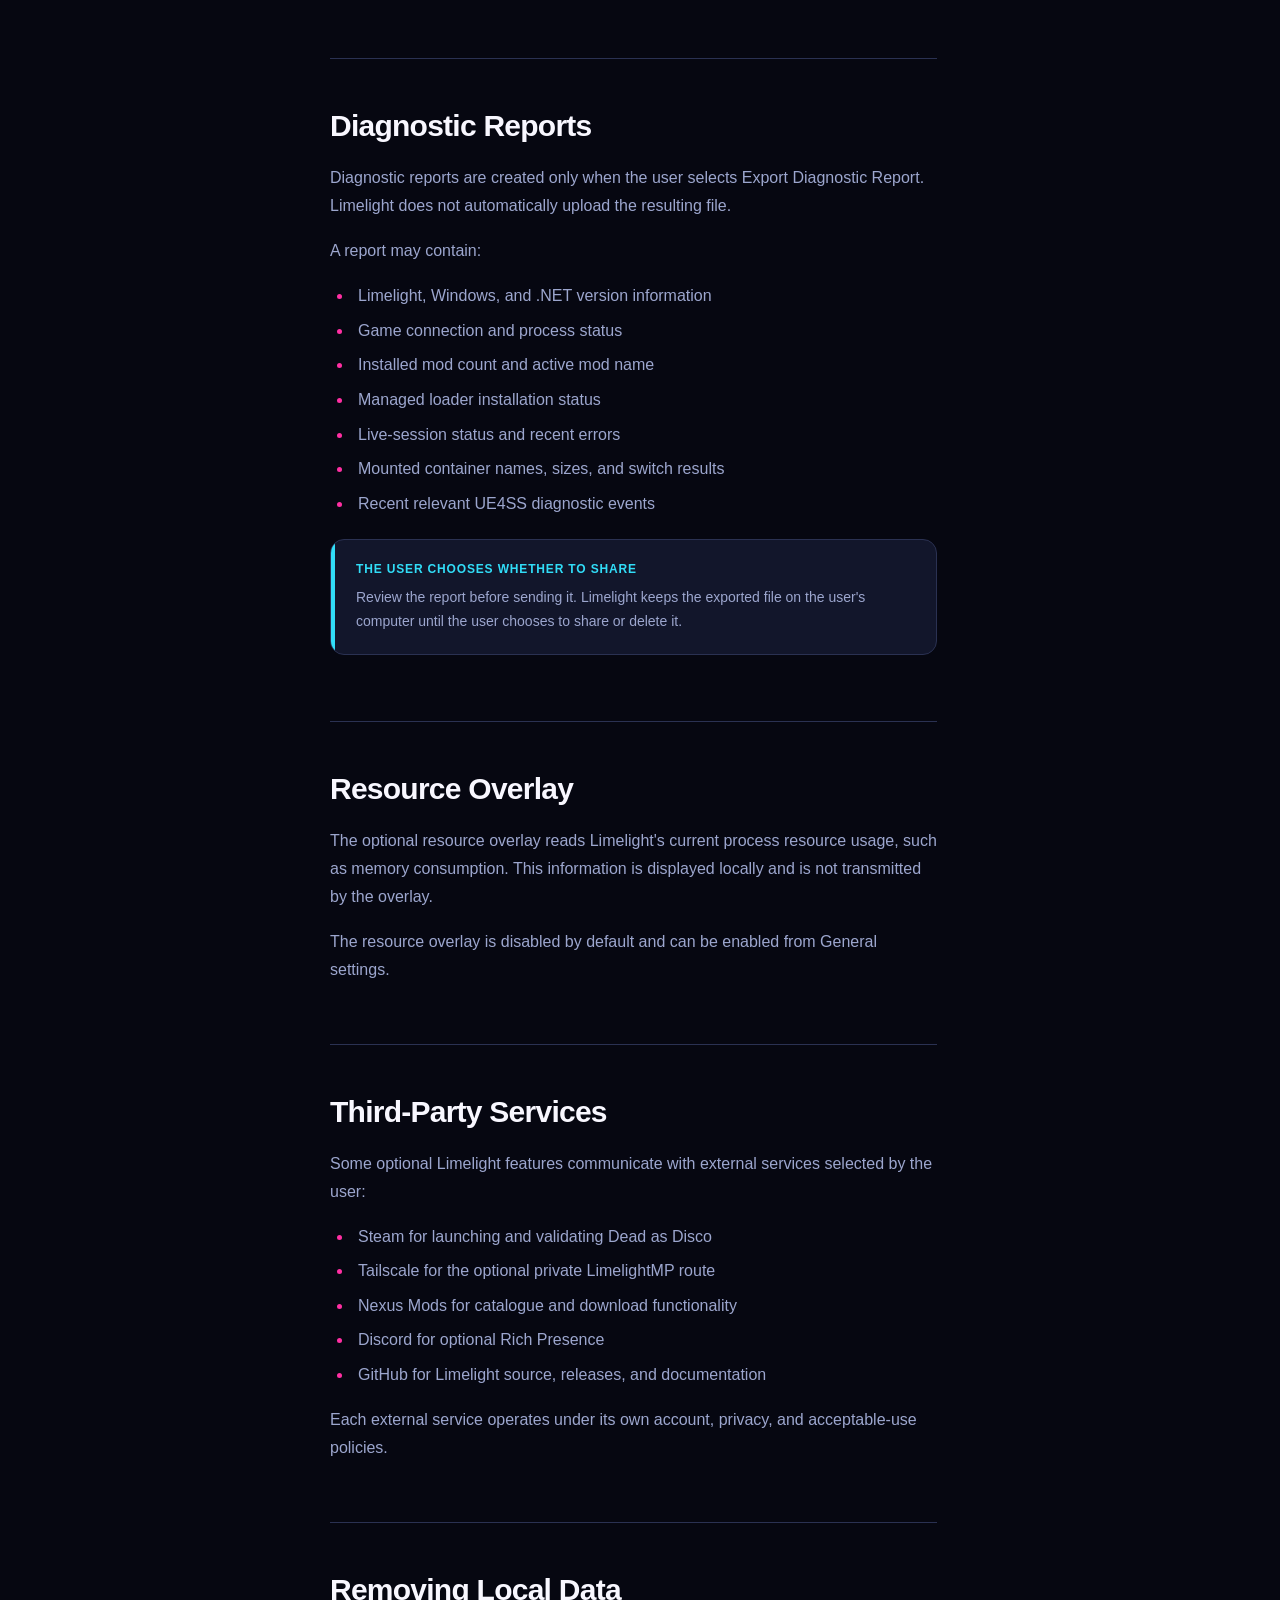
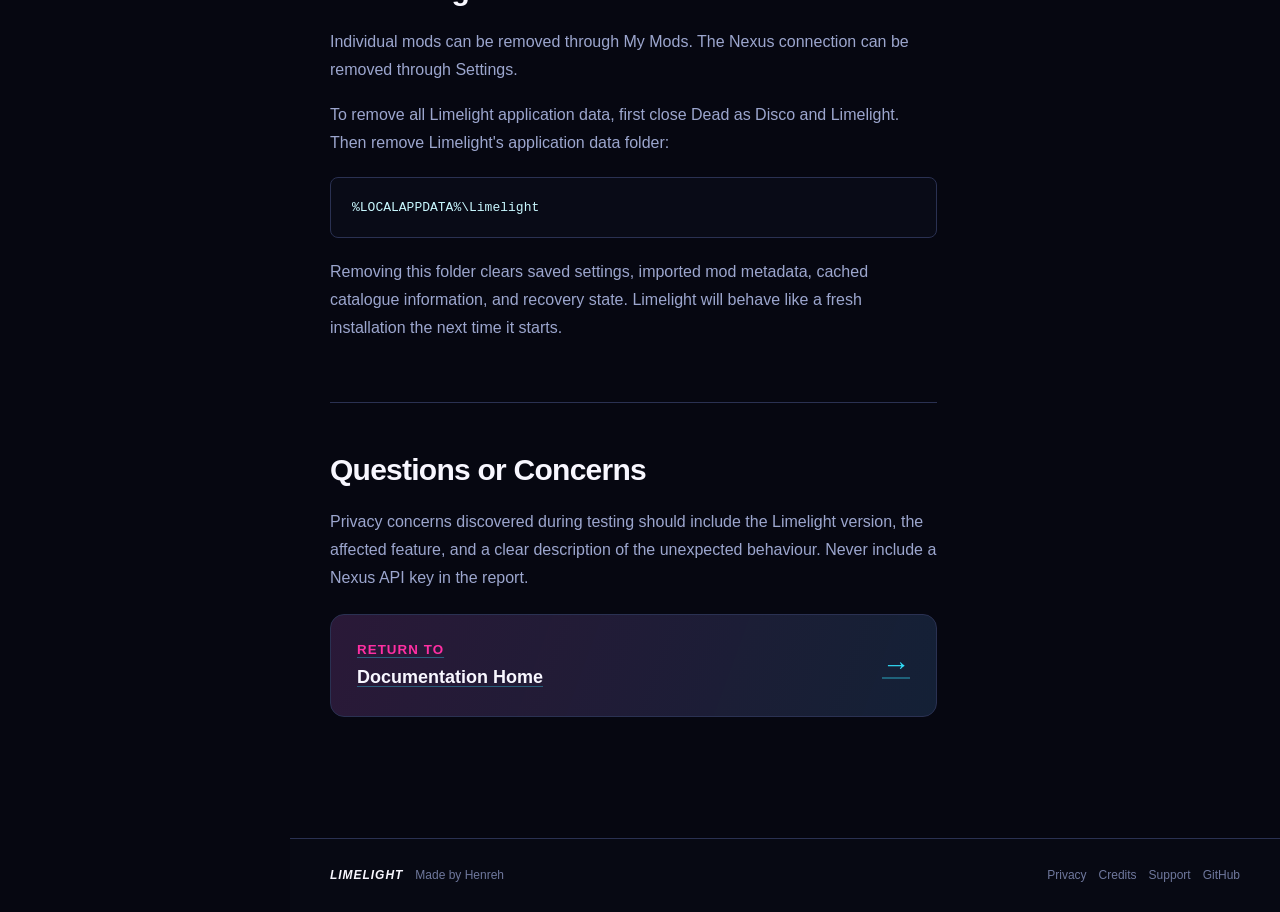
<file: privacy.html>
<!DOCTYPE html>
<html lang="en">
<head>
    <meta charset="UTF-8">

    <meta
        name="viewport"
        content="width=device-width, initial-scale=1.0">

    <meta
        name="description"
        content="Official documentation for Limelight, the Dead as Disco mod manager and live loader.">

    <title>Privacy | Limelight Documentation</title>

    <link
        rel="icon"
        type="image/png"
        href="assets/images/limelight-favicon.png">

    <link
        rel="stylesheet"
        href="assets/css/styles.css">

    <script
        src="assets/js/site.js"
        defer>
    </script>
</head>

<body data-page="privacy">
    <a
        class="skip-link"
        href="#main-content">
        Skip to documentation
    </a>

    <div class="site-shell">
        <!-- I keep the documentation navigation in one predictable place. -->
        <aside
            id="documentationSidebar"
            class="sidebar">
            <div class="sidebar-brand">
                <a
                    class="brand-link"
                    href="index.html"
                    aria-label="Limelight documentation home">
                    <span
                        class="brand-mark"
                        aria-hidden="true">
                        <span class="brand-mark-inner">L</span>
                    </span>

                    <span class="brand-copy">
                        <strong>LIMELIGHT</strong>
                        <small>DOCUMENTATION</small>
                    </span>
                </a>
            </div>

            <nav
                class="documentation-navigation"
                aria-label="Documentation">
                <p class="navigation-label">BEHIND THE CURTAIN</p>

                <a
                    class="navigation-link"
                    href="development-journey.html">
                    <span class="navigation-diamond" aria-hidden="true"></span>
                    <span>Development Journey</span>
                </a>

                <p class="navigation-label">START HERE</p>

                <a
                    class="navigation-link"
                    href="index.html">
                    <span class="navigation-diamond" aria-hidden="true"></span>
                    <span>Documentation Home</span>
                </a>

                <a
                    class="navigation-link"
                    href="getting-started.html">
                    <span class="navigation-diamond" aria-hidden="true"></span>
                    <span>Getting Started</span>
                </a>

                <a
                    class="navigation-link"
                    href="mod-compatibility.html">
                    <span class="navigation-diamond" aria-hidden="true"></span>
                    <span>Mod Compatibility</span>
                </a>

                <p class="navigation-label">ARENA AUTHORING</p>

                <a class="navigation-link" href="arenakit.html">
                    <span class="navigation-diamond" aria-hidden="true"></span>
                    <span>ArenaKit</span>
                </a>

                <p class="navigation-label">LIVE MODDING</p>

                <a
                    class="navigation-link"
                    href="live-loader.html">
                    <span class="navigation-diamond" aria-hidden="true"></span>
                    <span>Live Loader</span>
                </a>

                <a
                    class="navigation-link"
                    href="profiles.html">
                    <span class="navigation-diamond" aria-hidden="true"></span>
                    <span>Profiles</span>
                </a>

                <a
                    class="navigation-link"
                    href="x19-loader.html">
                    <span class="navigation-diamond" aria-hidden="true"></span>
                    <span>X19 LLoader</span>
                </a>

                <a
                    class="navigation-link"
                    href="nexus-mods.html">
                    <span class="navigation-diamond" aria-hidden="true"></span>
                    <span>Nexus Mods</span>
                </a>

                <a
                    class="navigation-link"
                    href="multiplayer.html">
                    <span class="navigation-diamond" aria-hidden="true"></span>
                    <span>LimelightMP (Experimental)</span>
                </a>

                <p class="navigation-label">SUPPORT</p>

                <a
                    class="navigation-link"
                    href="testing-bug-reports.html">
                    <span class="navigation-diamond" aria-hidden="true"></span>
                    <span>Testing &amp; Bug Reports</span>
                </a>

                <a
                    class="navigation-link"
                    href="troubleshooting.html">
                    <span class="navigation-diamond" aria-hidden="true"></span>
                    <span>Troubleshooting</span>
                </a>

                <a
                    class="navigation-link active"
                    aria-current="page"
                    href="privacy.html">
                    <span class="navigation-diamond" aria-hidden="true"></span>
                    <span>Privacy</span>
                </a>
                <a
                    class="navigation-link"
                    href="credits.html">
                    <span class="navigation-diamond" aria-hidden="true"></span>
                    <span>Credits</span>
                </a>
            </nav>

            <div class="sidebar-status">
                <span class="status-dot" aria-hidden="true"></span>

                <div>
                    <strong>EARLY ACCESS DOCS</strong>
                    <span>Documentation for Limelight Early Access.</span>
                </div>
            </div>
        </aside>

        <div class="page-column">
            <header class="topbar">
                <button
                    id="menuToggle"
                    class="menu-button"
                    type="button"
                    aria-label="Open documentation navigation"
                    aria-controls="documentationSidebar"
                    aria-expanded="false">
                    <span></span>
                    <span></span>
                    <span></span>
                </button>

                <div class="topbar-title">
                    <span class="topbar-diamond" aria-hidden="true"></span>
                    <strong>LIMELIGHT</strong>
                    <span>/</span>
                    <span>DEAD AS DISCO MOD MANAGER</span>
                </div>

                <a
                    class="topbar-link"
                    href="https://github.com/Henreh1/Limelight"
                    target="_blank"
                    rel="noopener noreferrer">
                    VIEW ON GITHUB
                </a>
            </header>

          <main
    id="main-content"
    class="documentation-page">
    <div class="breadcrumbs">
        <a href="index.html">DOCUMENTATION</a>
        <span>/</span>
        <span>PRIVACY</span>
    </div>

    <header class="documentation-hero">
        <span class="eyebrow">YOUR DATA AND LIMELIGHT</span>

        <h1>PRIVACY</h1>

        <p>
            Limelight is designed to keep application settings, imported mods,
            and diagnostic information under the user's control.
        </p>
    </header>

    <div class="article-layout">
        <article class="article">
            <section
                id="overview"
                class="guide-section">
                <h2>Privacy Overview</h2>

                <p>
                    Limelight is a standalone desktop application. It does not
                    require a Limelight account and does not automatically
                    upload diagnostic reports.
                </p>

                <p>
                    The Early Access build does not include advertising,
                    behavioural analytics, or hidden usage tracking.
                </p>

                <div class="notice">
                    <strong>EARLY ACCESS</strong>

                    <p>
                        This page describes Limelight's current Early Access
                        behaviour. It will be reviewed and expanded as the
                        application develops.
                    </p>
                </div>
            </section>

            <section
                id="local-data"
                class="guide-section">
                <h2>Data Stored Locally</h2>

                <p>
                    Limelight stores the information needed to preserve your
                    library and application preferences on your Windows account.
                </p>

                <ul class="guide-list">
                    <li>The connected Dead as Disco directory</li>
                    <li>Imported mod names and local identifiers</li>
                    <li>Mod installation directories</li>
                    <li>Scanned Unreal asset manifests</li>
                    <li>The currently selected mod</li>
                    <li>X19 group membership and ordering</li>
                    <li>X19 shuffle and input settings</li>
                    <li>Discord Rich Presence preference</li>
                    <li>Optional resource overlay preference</li>
                    <li>Live-session recovery information</li>
                    <li>Local LimelightMP session and diagnostic logs</li>
                </ul>

                <p>
                    Limelight's application data is normally stored beneath:
                </p>

                <div class="code-block">%LOCALAPPDATA%\Limelight</div>
            </section>

            <section
                id="mod-files"
                class="guide-section">
                <h2>Imported Mod Files</h2>

                <p>
                    Imported archives are extracted into Limelight's local mod
                    library. Limelight scans their package information to learn
                    which Dead as Disco assets they replace.
                </p>

                <p>
                    These files remain on the user's computer. Removing a mod
                    through Limelight removes its managed library entry and
                    associated local files.
                </p>

                <div class="notice notice-warning">
                    <strong>MOD AUTHOR CONTENT</strong>

                    <p>
                        Imported mod files belong to their respective authors.
                        Limelight does not grant permission to redistribute,
                        reupload, or claim ownership of another creator's work.
                    </p>
                </div>
            </section>

            <section
                id="nexus"
                class="guide-section">
                <h2>Nexus Mods Connection</h2>

                <p>
                    Nexus Mods account connection, catalogue browsing, and
                    direct downloads are temporarily disabled during Early Access
                    while Limelight's public integration is prepared.
                </p>

                <p>
                    Early Access does not ask ordinary users to provide a personal
                    Nexus Mods API key. Compatible archives downloaded manually
                    through a browser can still be imported into Limelight.
                </p>

                <p>
                    This section will be updated when the approved public
                    authentication flow becomes available.
                </p>
            </section>

            <section
                id="discord"
                class="guide-section">
                <h2>Discord Rich Presence</h2>

                <p>
                    Discord Rich Presence is optional. When enabled and the
                    Discord desktop client is open, Limelight can display that
                    the application is being used.
                </p>

                <p>
                    Activity details may include the selected Live Loader mode,
                    game-session state, and the display name of the active mod.
                    Limelight does not request or store the user's Discord
                    password.
                </p>

                <p>
                    Rich Presence can be disabled from Limelight's General
                    settings.
                </p>
            </section>

            <section
                id="multiplayer"
                class="guide-section">
                <h2>LimelightMP Connections</h2>

                <p>
                    LimelightMP is an optional experimental feature. When the
                    user chooses Host or Join, it uses the supplied private
                    network address to connect two copies of Dead as Disco and
                    relay the joining player's controls to the host.
                </p>

                <p>
                    The short friend code contains the host address, connection
                    ports, and temporary session authentication information.
                    Limelight does not publish the code or upload it to a
                    Limelight service. Players choose how to share it.
                </p>

                <div class="notice notice-warning">
                    <strong>TREAT FRIEND CODES AS PRIVATE SESSION INFORMATION</strong>

                    <p>
                        Send a friend code only to the intended player. Redact
                        the code and Tailscale address from public screenshots,
                        videos, diagnostic excerpts, and bug reports.
                    </p>
                </div>
            </section>

            <section
                id="diagnostics"
                class="guide-section">
                <h2>Diagnostic Reports</h2>

                <p>
                    Diagnostic reports are created only when the user selects
                    Export Diagnostic Report. Limelight does not automatically
                    upload the resulting file.
                </p>

                <p>
                    A report may contain:
                </p>

                <ul class="guide-list">
                    <li>Limelight, Windows, and .NET version information</li>
                    <li>Game connection and process status</li>
                    <li>Installed mod count and active mod name</li>
                    <li>Managed loader installation status</li>
                    <li>Live-session status and recent errors</li>
                    <li>Mounted container names, sizes, and switch results</li>
                    <li>Recent relevant UE4SS diagnostic events</li>
                </ul>

                <div class="notice">
                    <strong>THE USER CHOOSES WHETHER TO SHARE</strong>

                    <p>
                        Review the report before sending it. Limelight keeps the
                        exported file on the user's computer until the user
                        chooses to share or delete it.
                    </p>
                </div>
            </section>

            <section
                id="resource-overlay"
                class="guide-section">
                <h2>Resource Overlay</h2>

                <p>
                    The optional resource overlay reads Limelight's current
                    process resource usage, such as memory consumption. This
                    information is displayed locally and is not transmitted by
                    the overlay.
                </p>

                <p>
                    The resource overlay is disabled by default and can be
                    enabled from General settings.
                </p>
            </section>

            <section
                id="third-parties"
                class="guide-section">
                <h2>Third-Party Services</h2>

                <p>
                    Some optional Limelight features communicate with external
                    services selected by the user:
                </p>

                <ul class="guide-list">
                    <li>Steam for launching and validating Dead as Disco</li>
                    <li>Tailscale for the optional private LimelightMP route</li>
                    <li>Nexus Mods for catalogue and download functionality</li>
                    <li>Discord for optional Rich Presence</li>
                    <li>GitHub for Limelight source, releases, and documentation</li>
                </ul>

                <p>
                    Each external service operates under its own account,
                    privacy, and acceptable-use policies.
                </p>
            </section>

            <section
                id="removing-data"
                class="guide-section">
                <h2>Removing Local Data</h2>

                <p>
                    Individual mods can be removed through My Mods. The Nexus
                    connection can be removed through Settings.
                </p>

                <p>
                    To remove all Limelight application data, first close Dead
                    as Disco and Limelight. Then remove Limelight's application
                    data folder:
                </p>

                <div class="code-block">%LOCALAPPDATA%\Limelight</div>

                <p>
                    Removing this folder clears saved settings, imported mod
                    metadata, cached catalogue information, and recovery state.
                    Limelight will behave like a fresh installation the next
                    time it starts.
                </p>
            </section>

            <section
                id="questions"
                class="guide-section">
                <h2>Questions or Concerns</h2>

                <p>
                    Privacy concerns discovered during testing should include
                    the Limelight version, the affected feature, and a clear
                    description of the unexpected behaviour. Never include a
                    Nexus API key in the report.
                </p>

                <a
                    class="next-page-card"
                    href="index.html">
                    <span>
                        <small>RETURN TO</small>
                        <strong>Documentation Home</strong>
                    </span>

                    <span
                        class="next-page-arrow"
                        aria-hidden="true">
                        →
                    </span>
                </a>
            </section>
        </article>

        <aside
            class="table-of-contents"
            aria-label="On this page">
            <strong>ON THIS PAGE</strong>

            <a href="#overview">Overview</a>
            <a href="#local-data">Local Data</a>
            <a href="#mod-files">Mod Files</a>
            <a href="#nexus">Nexus Mods</a>
            <a href="#discord">Discord Presence</a>
            <a href="#multiplayer">LimelightMP</a>
            <a href="#diagnostics">Diagnostic Reports</a>
            <a href="#resource-overlay">Resource Overlay</a>
            <a href="#third-parties">Third Parties</a>
            <a href="#removing-data">Removing Data</a>
            <a href="#questions">Questions</a>
        </aside>
    </div>
</main>

            <footer class="site-footer">
                <div>
                    <strong>LIMELIGHT</strong>
                    <span>Made by Henreh</span>
                </div>

                <div class="footer-links">
                    <a href="privacy.html">Privacy</a>
                    <a href="credits.html">Credits</a>
                    <a href="troubleshooting.html">Support</a>
                    <a href="https://github.com/Henreh1" target="_blank" rel="noopener noreferrer">
                        GitHub
                    </a>
                </div>
            </footer>
        </div>
    </div>
</body>
</html>
</file>
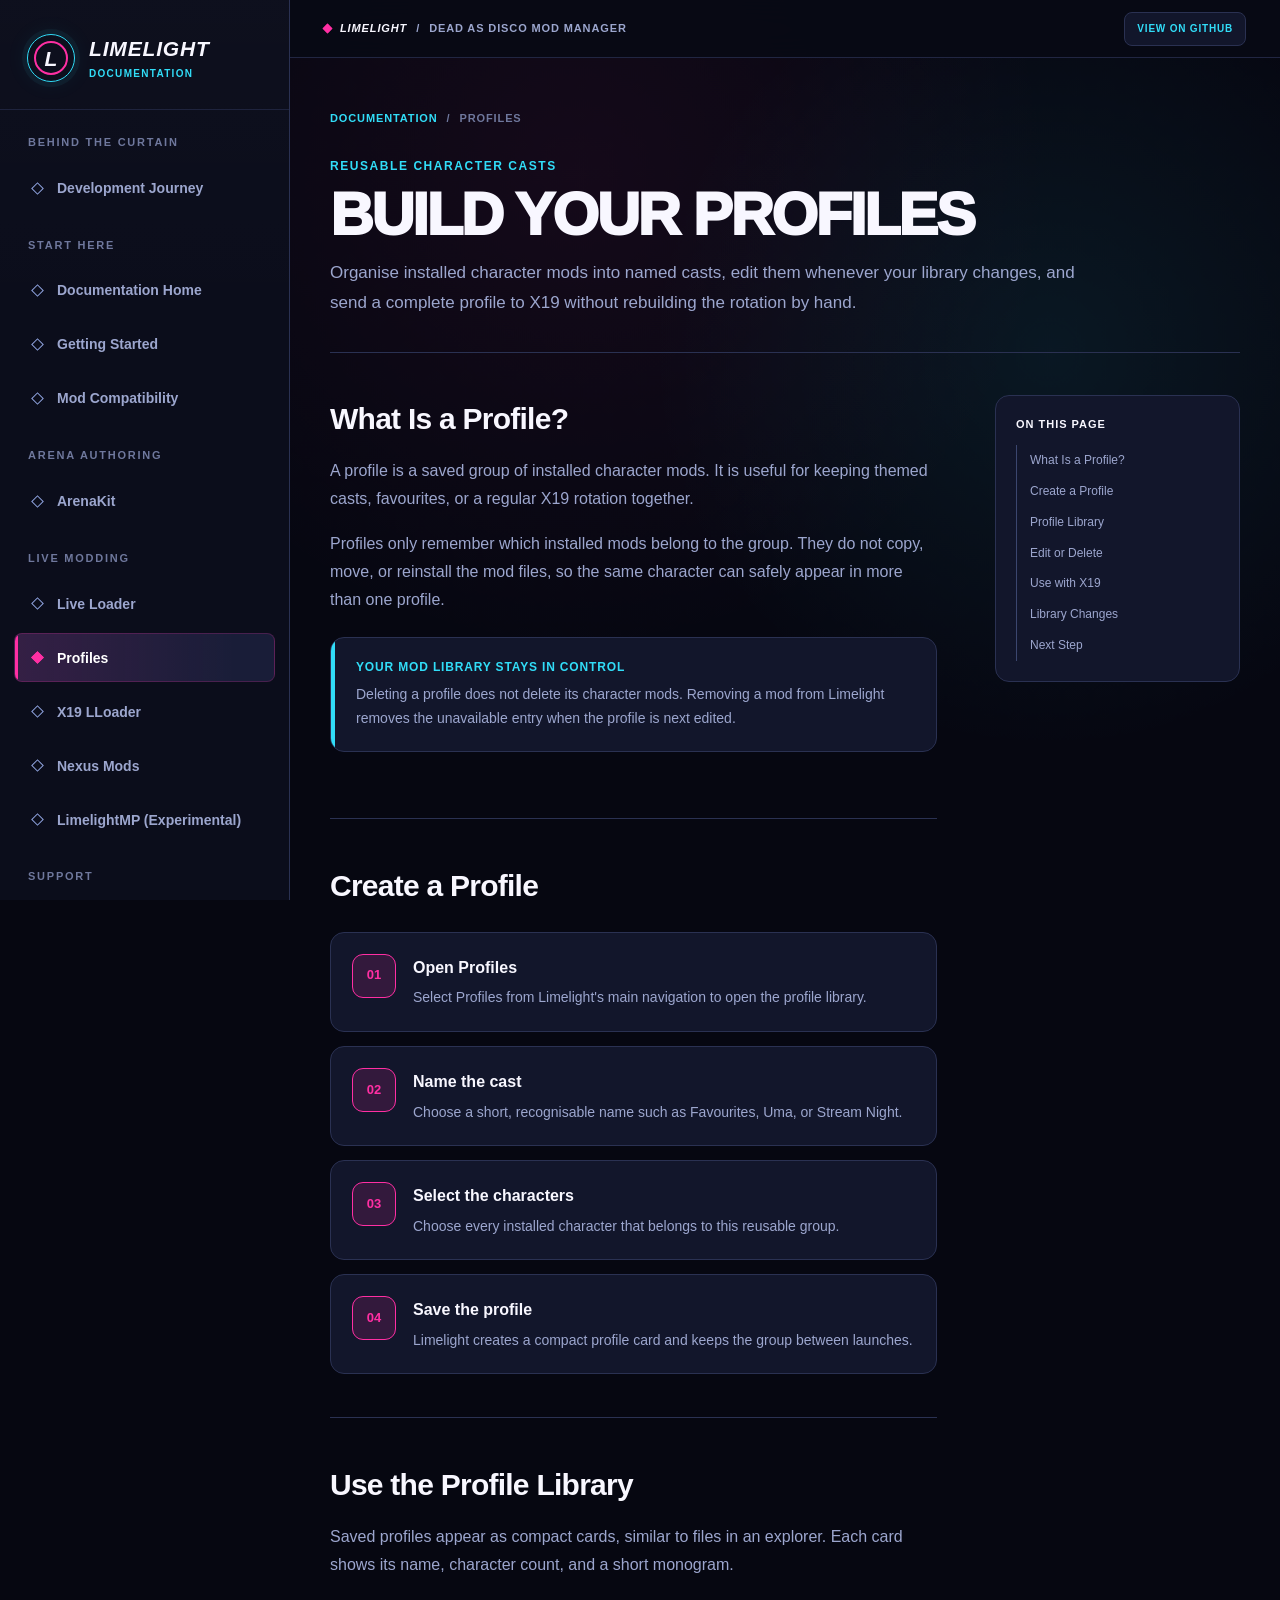
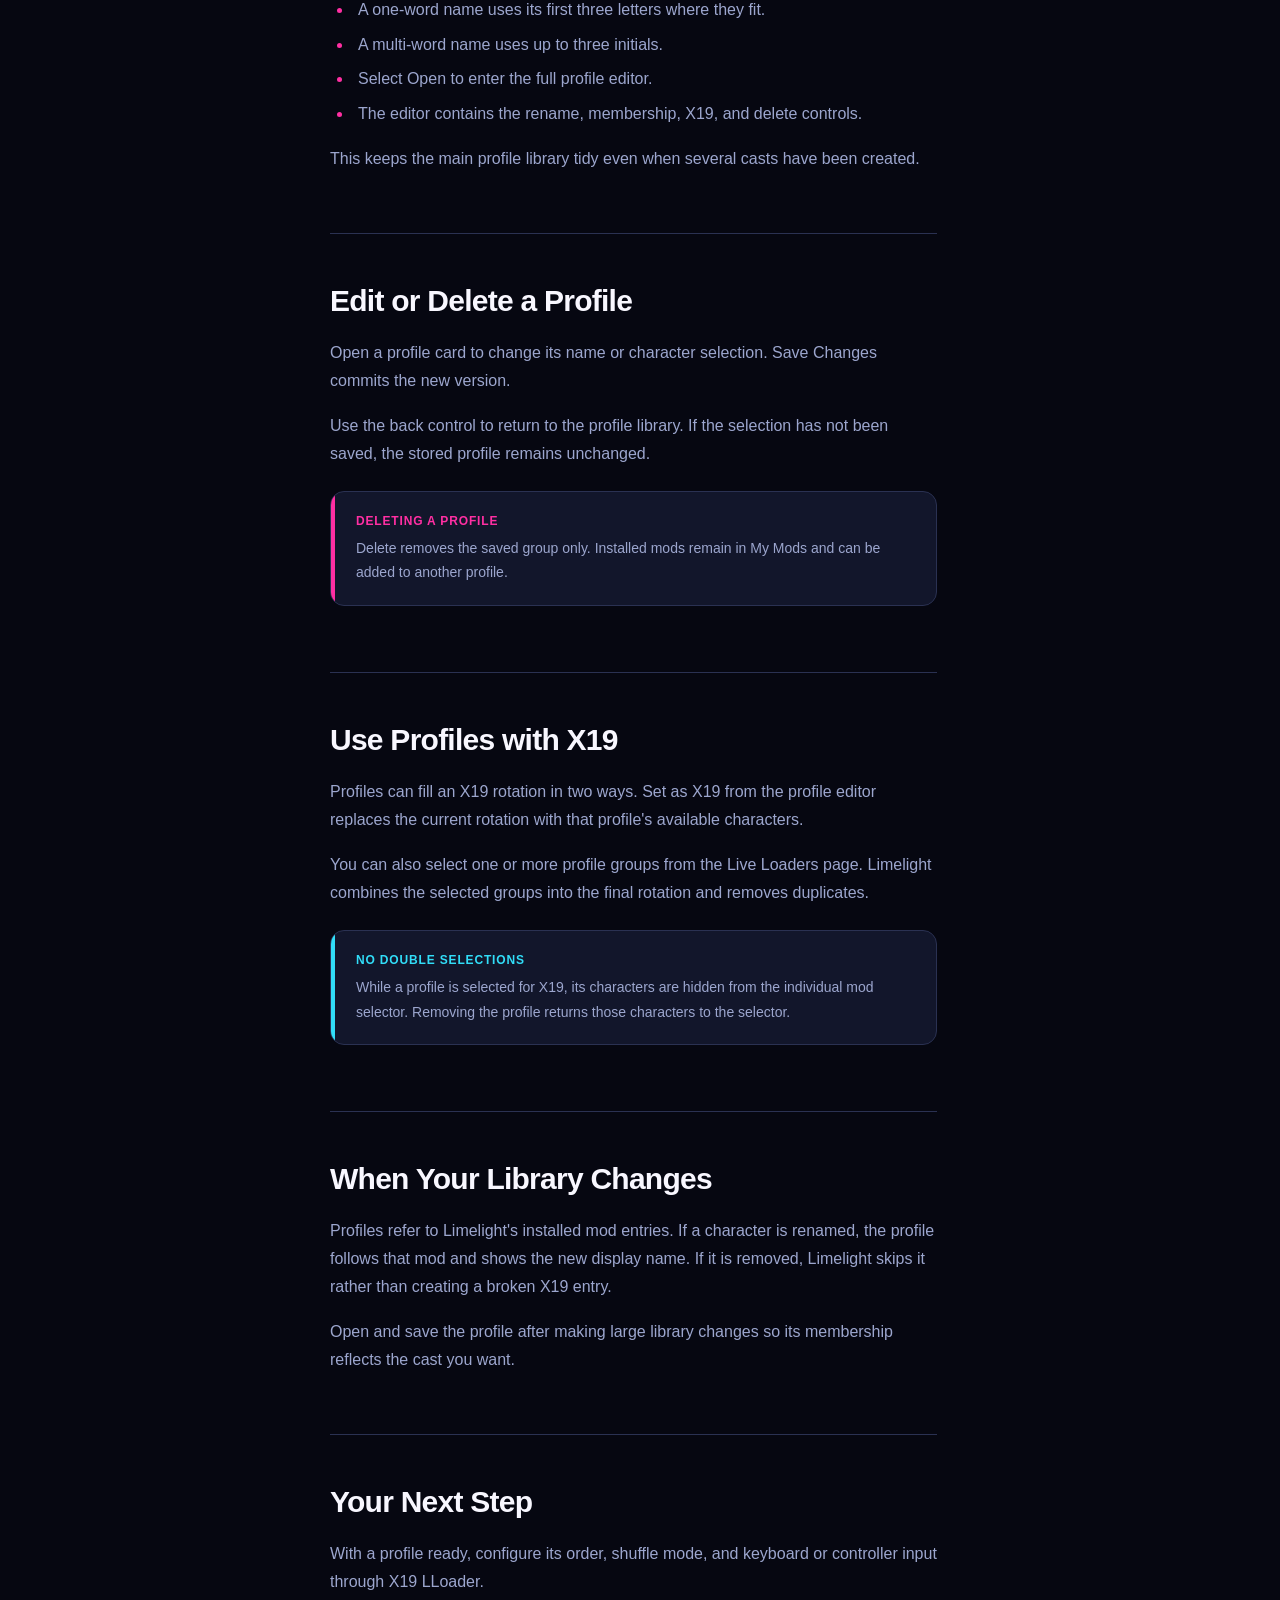
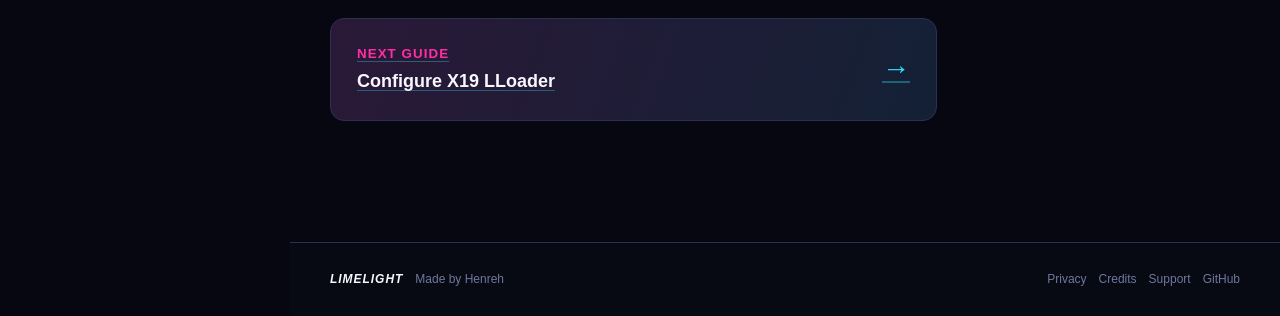
<file: profiles.html>
<!DOCTYPE html>
<html lang="en">
<head>
    <meta charset="UTF-8">

    <meta
        name="viewport"
        content="width=device-width, initial-scale=1.0">

    <meta
        name="description"
        content="Create reusable character profiles in Limelight and use complete profile groups with the X19 LLoader.">

    <title>Profiles | Limelight Documentation</title>

    <link
        rel="icon"
        type="image/png"
        href="assets/images/limelight-favicon.png">

    <link
        rel="stylesheet"
        href="assets/css/styles.css">

    <script
        src="assets/js/site.js"
        defer>
    </script>
</head>

<body data-page="profiles">
    <a
        class="skip-link"
        href="#main-content">
        Skip to documentation
    </a>

    <div class="site-shell">
        <!-- I keep the documentation navigation in one predictable place. -->
        <aside
            id="documentationSidebar"
            class="sidebar">
            <div class="sidebar-brand">
                <a
                    class="brand-link"
                    href="index.html"
                    aria-label="Limelight documentation home">
                    <span
                        class="brand-mark"
                        aria-hidden="true">
                        <span class="brand-mark-inner">L</span>
                    </span>

                    <span class="brand-copy">
                        <strong>LIMELIGHT</strong>
                        <small>DOCUMENTATION</small>
                    </span>
                </a>
            </div>

            <nav
                class="documentation-navigation"
                aria-label="Documentation">
                <p class="navigation-label">BEHIND THE CURTAIN</p>

                <a
                    class="navigation-link"
                    href="development-journey.html">
                    <span class="navigation-diamond" aria-hidden="true"></span>
                    <span>Development Journey</span>
                </a>

                <p class="navigation-label">START HERE</p>

                <a
                    class="navigation-link"
                    href="index.html">
                    <span class="navigation-diamond" aria-hidden="true"></span>
                    <span>Documentation Home</span>
                </a>

                <a
                    class="navigation-link"
                    href="getting-started.html">
                    <span class="navigation-diamond" aria-hidden="true"></span>
                    <span>Getting Started</span>
                </a>

                <a
                    class="navigation-link"
                    href="mod-compatibility.html">
                    <span class="navigation-diamond" aria-hidden="true"></span>
                    <span>Mod Compatibility</span>
                </a>

                <p class="navigation-label">ARENA AUTHORING</p>

                <a class="navigation-link" href="arenakit.html">
                    <span class="navigation-diamond" aria-hidden="true"></span>
                    <span>ArenaKit</span>
                </a>

                <p class="navigation-label">LIVE MODDING</p>

                <a
                    class="navigation-link"
                    href="live-loader.html">
                    <span class="navigation-diamond" aria-hidden="true"></span>
                    <span>Live Loader</span>
                </a>

                <a
                    class="navigation-link active"
                    aria-current="page"
                    href="profiles.html">
                    <span class="navigation-diamond" aria-hidden="true"></span>
                    <span>Profiles</span>
                </a>

                <a
                    class="navigation-link"
                    href="x19-loader.html">
                    <span class="navigation-diamond" aria-hidden="true"></span>
                    <span>X19 LLoader</span>
                </a>

                <a
                    class="navigation-link"
                    href="nexus-mods.html">
                    <span class="navigation-diamond" aria-hidden="true"></span>
                    <span>Nexus Mods</span>
                </a>

                <a
                    class="navigation-link"
                    href="multiplayer.html">
                    <span class="navigation-diamond" aria-hidden="true"></span>
                    <span>LimelightMP (Experimental)</span>
                </a>

                <p class="navigation-label">SUPPORT</p>

                <a
                    class="navigation-link"
                    href="testing-bug-reports.html">
                    <span class="navigation-diamond" aria-hidden="true"></span>
                    <span>Testing &amp; Bug Reports</span>
                </a>

                <a
                    class="navigation-link"
                    href="troubleshooting.html">
                    <span class="navigation-diamond" aria-hidden="true"></span>
                    <span>Troubleshooting</span>
                </a>

                <a
                    class="navigation-link"
                    href="privacy.html">
                    <span class="navigation-diamond" aria-hidden="true"></span>
                    <span>Privacy</span>
                </a>
                <a
                    class="navigation-link"
                    href="credits.html">
                    <span class="navigation-diamond" aria-hidden="true"></span>
                    <span>Credits</span>
                </a>
            </nav>

            <div class="sidebar-status">
                <span class="status-dot" aria-hidden="true"></span>

                <div>
                    <strong>EARLY ACCESS DOCS</strong>
                    <span>Documentation for Limelight Early Access.</span>
                </div>
            </div>
        </aside>

        <div class="page-column">
            <header class="topbar">
                <button
                    id="menuToggle"
                    class="menu-button"
                    type="button"
                    aria-label="Open documentation navigation"
                    aria-controls="documentationSidebar"
                    aria-expanded="false">
                    <span></span>
                    <span></span>
                    <span></span>
                </button>

                <div class="topbar-title">
                    <span class="topbar-diamond" aria-hidden="true"></span>
                    <strong>LIMELIGHT</strong>
                    <span>/</span>
                    <span>DEAD AS DISCO MOD MANAGER</span>
                </div>

                <a
                    class="topbar-link"
                    href="https://github.com/Henreh1/Limelight"
                    target="_blank"
                    rel="noopener noreferrer">
                    VIEW ON GITHUB
                </a>
            </header>

            <main
                id="main-content"
                class="documentation-page">
                <div class="breadcrumbs">
                    <a href="index.html">DOCUMENTATION</a>
                    <span>/</span>
                    <span>PROFILES</span>
                </div>

                <header class="documentation-hero">
                    <span class="eyebrow">REUSABLE CHARACTER CASTS</span>

                    <h1>BUILD YOUR PROFILES</h1>

                    <p>
                        Organise installed character mods into named casts, edit
                        them whenever your library changes, and send a complete
                        profile to X19 without rebuilding the rotation by hand.
                    </p>
                </header>

                <div class="article-layout">
                    <article class="article">
                        <section
                            id="overview"
                            class="guide-section">
                            <h2>What Is a Profile?</h2>

                            <p>
                                A profile is a saved group of installed character
                                mods. It is useful for keeping themed casts,
                                favourites, or a regular X19 rotation together.
                            </p>

                            <p>
                                Profiles only remember which installed mods belong
                                to the group. They do not copy, move, or reinstall
                                the mod files, so the same character can safely
                                appear in more than one profile.
                            </p>

                            <div class="notice">
                                <strong>YOUR MOD LIBRARY STAYS IN CONTROL</strong>

                                <p>
                                    Deleting a profile does not delete its character
                                    mods. Removing a mod from Limelight removes the
                                    unavailable entry when the profile is next edited.
                                </p>
                            </div>
                        </section>

                        <section
                            id="create-profile"
                            class="guide-section">
                            <h2>Create a Profile</h2>

                            <div class="step-list">
                                <div class="guide-step">
                                    <span class="step-number">01</span>

                                    <div>
                                        <h3>Open Profiles</h3>

                                        <p>
                                            Select Profiles from Limelight's main
                                            navigation to open the profile library.
                                        </p>
                                    </div>
                                </div>

                                <div class="guide-step">
                                    <span class="step-number">02</span>

                                    <div>
                                        <h3>Name the cast</h3>

                                        <p>
                                            Choose a short, recognisable name such as
                                            Favourites, Uma, or Stream Night.
                                        </p>
                                    </div>
                                </div>

                                <div class="guide-step">
                                    <span class="step-number">03</span>

                                    <div>
                                        <h3>Select the characters</h3>

                                        <p>
                                            Choose every installed character that
                                            belongs to this reusable group.
                                        </p>
                                    </div>
                                </div>

                                <div class="guide-step">
                                    <span class="step-number">04</span>

                                    <div>
                                        <h3>Save the profile</h3>

                                        <p>
                                            Limelight creates a compact profile card
                                            and keeps the group between launches.
                                        </p>
                                    </div>
                                </div>
                            </div>
                        </section>

                        <section
                            id="profile-library"
                            class="guide-section">
                            <h2>Use the Profile Library</h2>

                            <p>
                                Saved profiles appear as compact cards, similar to
                                files in an explorer. Each card shows its name,
                                character count, and a short monogram.
                            </p>

                            <ul class="guide-list">
                                <li>A one-word name uses its first three letters where they fit.</li>
                                <li>A multi-word name uses up to three initials.</li>
                                <li>Select Open to enter the full profile editor.</li>
                                <li>The editor contains the rename, membership, X19, and delete controls.</li>
                            </ul>

                            <p>
                                This keeps the main profile library tidy even when
                                several casts have been created.
                            </p>
                        </section>

                        <section
                            id="edit-profile"
                            class="guide-section">
                            <h2>Edit or Delete a Profile</h2>

                            <p>
                                Open a profile card to change its name or character
                                selection. Save Changes commits the new version.
                            </p>

                            <p>
                                Use the back control to return to the profile library.
                                If the selection has not been saved, the stored profile
                                remains unchanged.
                            </p>

                            <div class="notice notice-warning">
                                <strong>DELETING A PROFILE</strong>

                                <p>
                                    Delete removes the saved group only. Installed mods
                                    remain in My Mods and can be added to another profile.
                                </p>
                            </div>
                        </section>

                        <section
                            id="x19-profiles"
                            class="guide-section">
                            <h2>Use Profiles with X19</h2>

                            <p>
                                Profiles can fill an X19 rotation in two ways. Set as
                                X19 from the profile editor replaces the current
                                rotation with that profile's available characters.
                            </p>

                            <p>
                                You can also select one or more profile groups from the
                                Live Loaders page. Limelight combines the selected
                                groups into the final rotation and removes duplicates.
                            </p>

                            <div class="notice">
                                <strong>NO DOUBLE SELECTIONS</strong>

                                <p>
                                    While a profile is selected for X19, its characters
                                    are hidden from the individual mod selector. Removing
                                    the profile returns those characters to the selector.
                                </p>
                            </div>
                        </section>

                        <section
                            id="profile-changes"
                            class="guide-section">
                            <h2>When Your Library Changes</h2>

                            <p>
                                Profiles refer to Limelight's installed mod entries. If
                                a character is renamed, the profile follows that mod and
                                shows the new display name. If it is removed, Limelight
                                skips it rather than creating a broken X19 entry.
                            </p>

                            <p>
                                Open and save the profile after making large library
                                changes so its membership reflects the cast you want.
                            </p>
                        </section>

                        <section
                            id="next-step"
                            class="guide-section">
                            <h2>Your Next Step</h2>

                            <p>
                                With a profile ready, configure its order, shuffle mode,
                                and keyboard or controller input through X19 LLoader.
                            </p>

                            <a
                                class="next-page-card"
                                href="x19-loader.html">
                                <span>
                                    <small>NEXT GUIDE</small>
                                    <strong>Configure X19 LLoader</strong>
                                </span>

                                <span
                                    class="next-page-arrow"
                                    aria-hidden="true">
                                    &rarr;
                                </span>
                            </a>
                        </section>
                    </article>

                    <aside
                        class="table-of-contents"
                        aria-label="On this page">
                        <strong>ON THIS PAGE</strong>

                        <a href="#overview">What Is a Profile?</a>
                        <a href="#create-profile">Create a Profile</a>
                        <a href="#profile-library">Profile Library</a>
                        <a href="#edit-profile">Edit or Delete</a>
                        <a href="#x19-profiles">Use with X19</a>
                        <a href="#profile-changes">Library Changes</a>
                        <a href="#next-step">Next Step</a>
                    </aside>
                </div>
            </main>

            <footer class="site-footer">
                <div>
                    <strong>LIMELIGHT</strong>
                    <span>Made by Henreh</span>
                </div>

                <div class="footer-links">
                    <a href="privacy.html">Privacy</a>
                    <a href="credits.html">Credits</a>
                    <a href="troubleshooting.html">Support</a>
                    <a href="https://github.com/Henreh1" target="_blank" rel="noopener noreferrer">
                        GitHub
                    </a>
                </div>
            </footer>
        </div>
    </div>
</body>
</html>
</file>
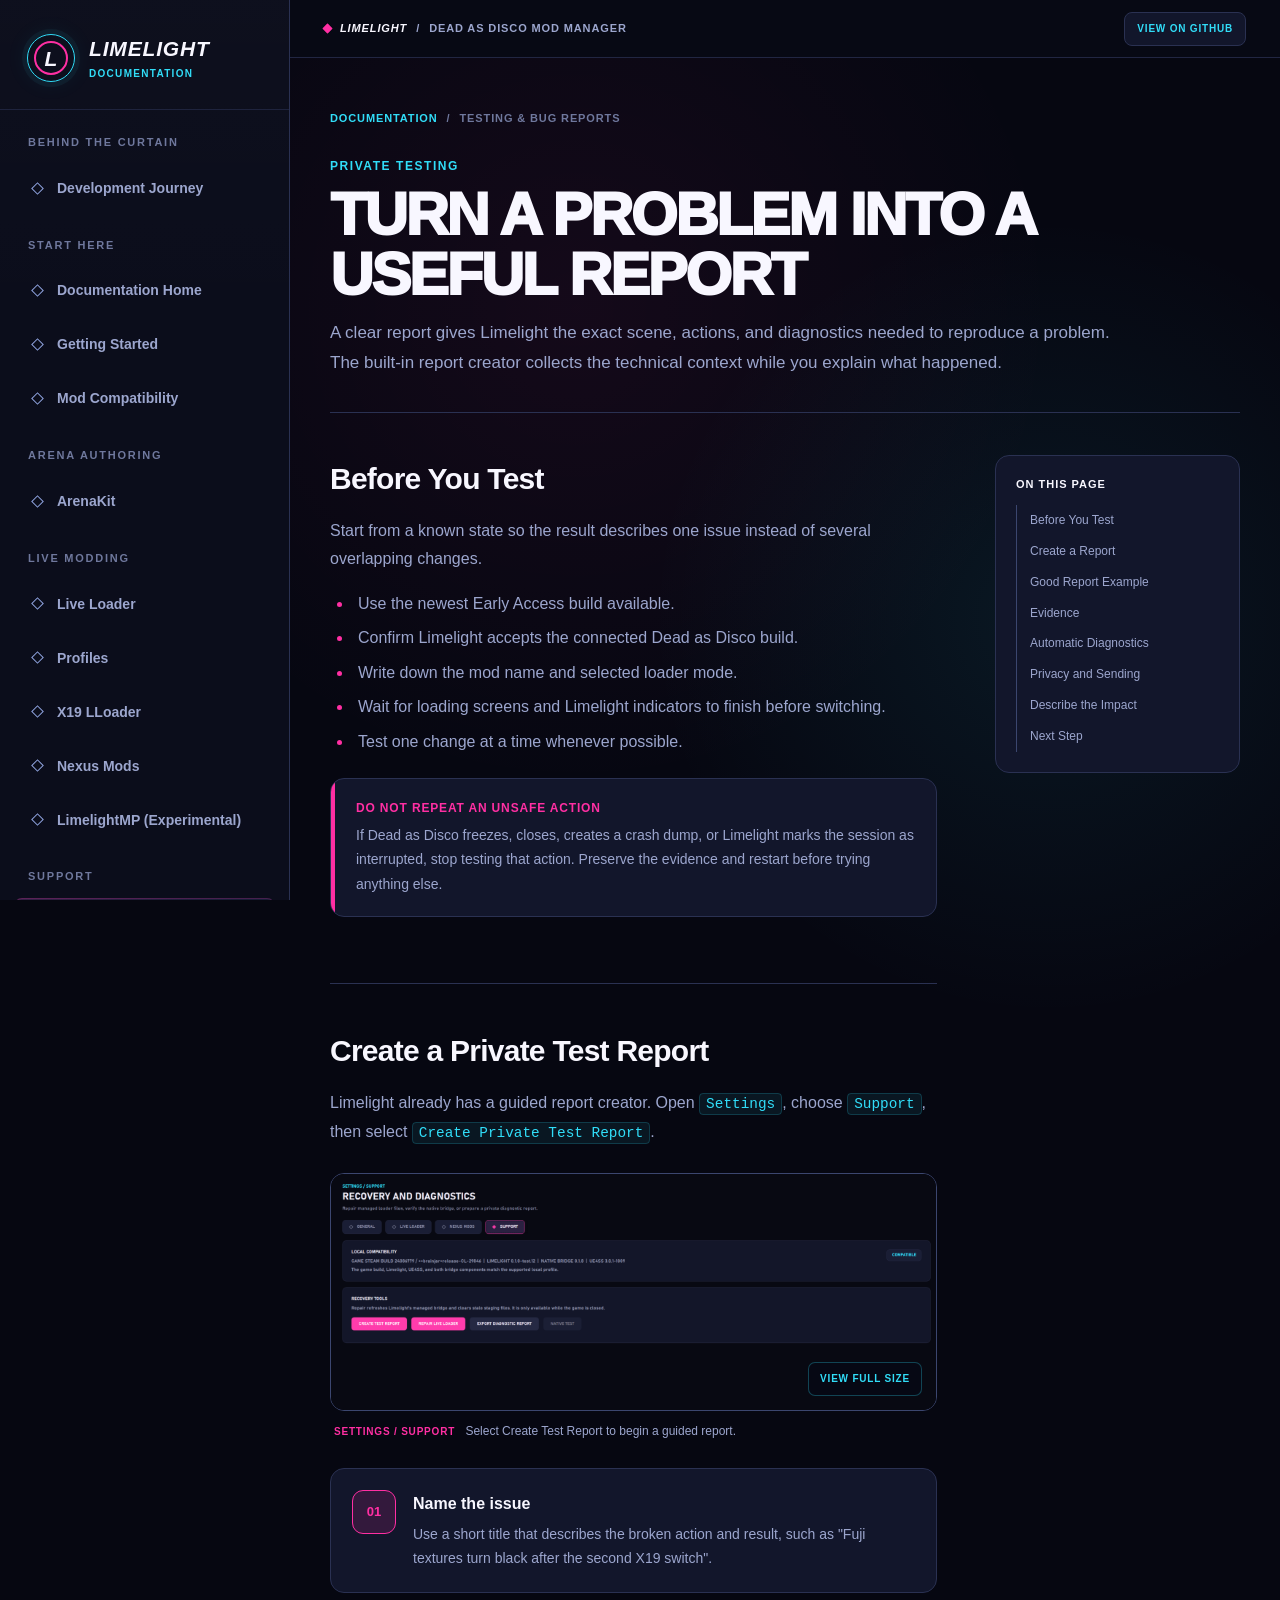
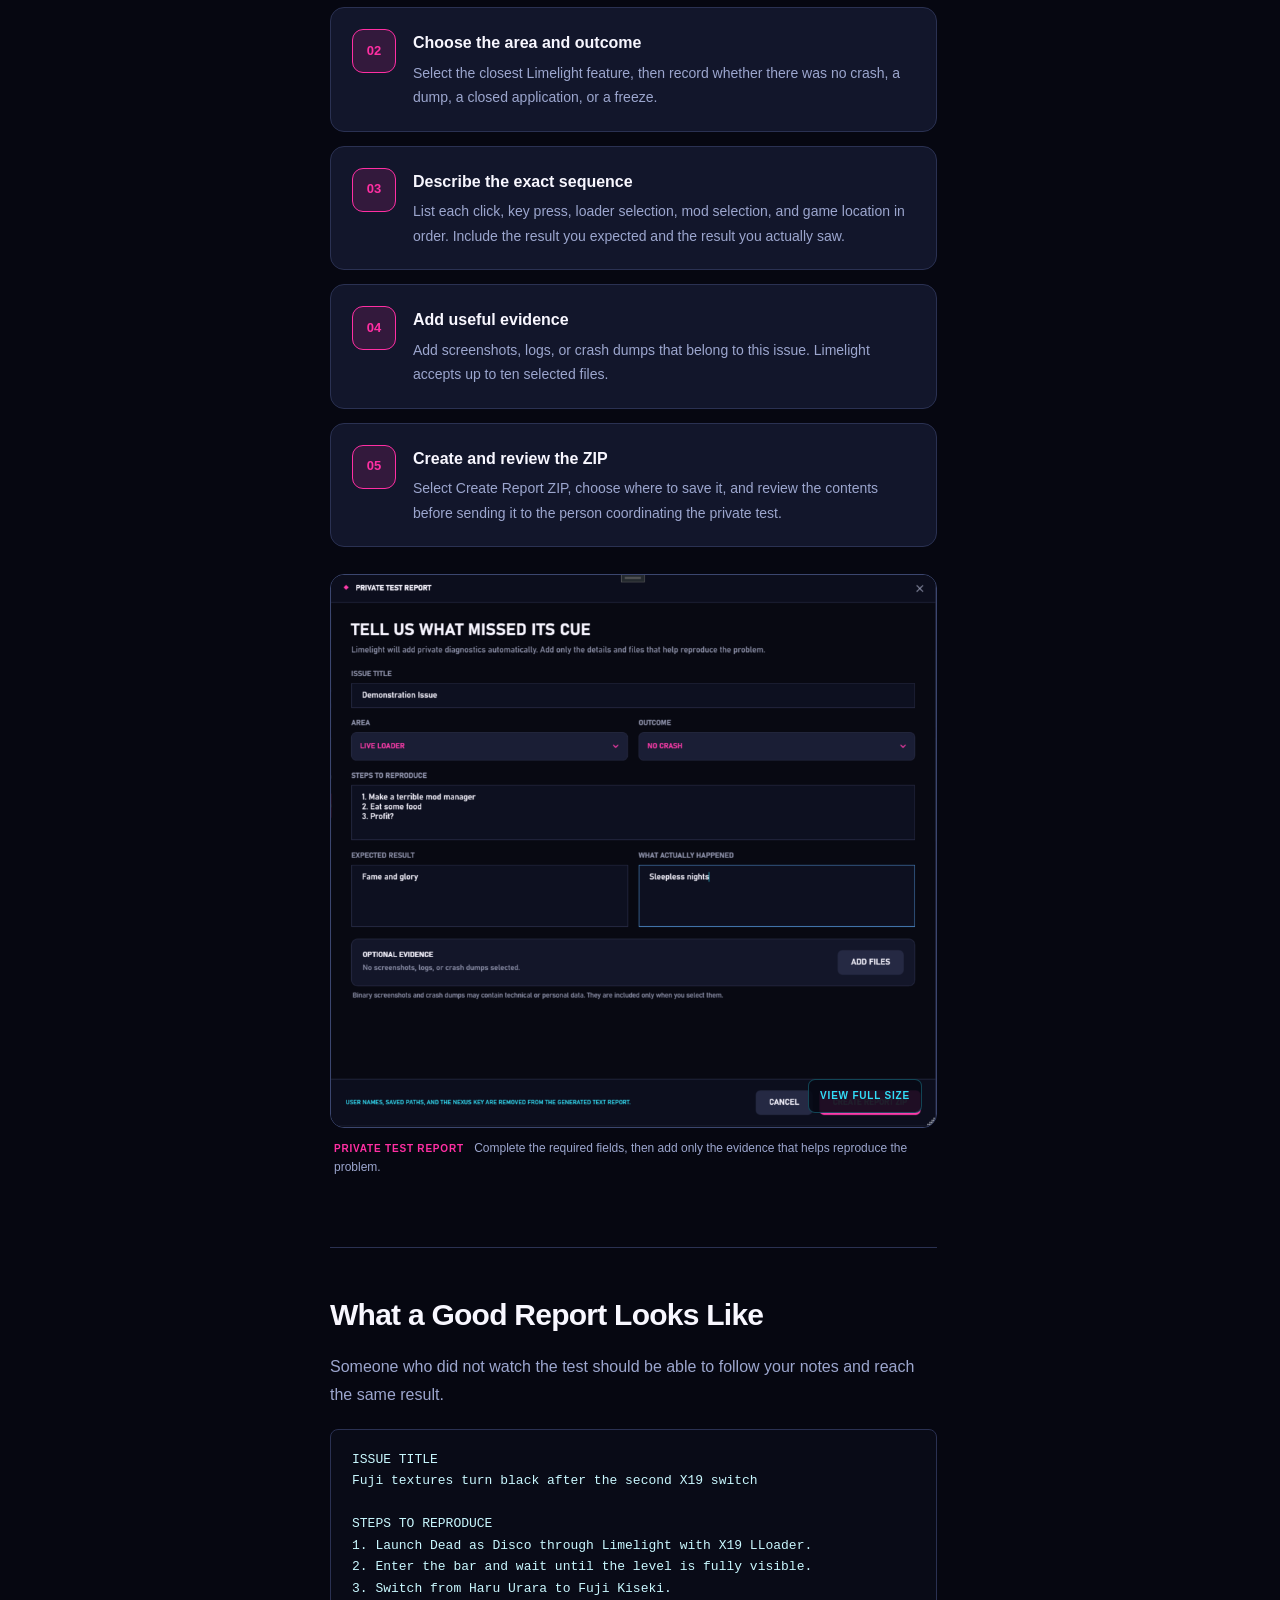
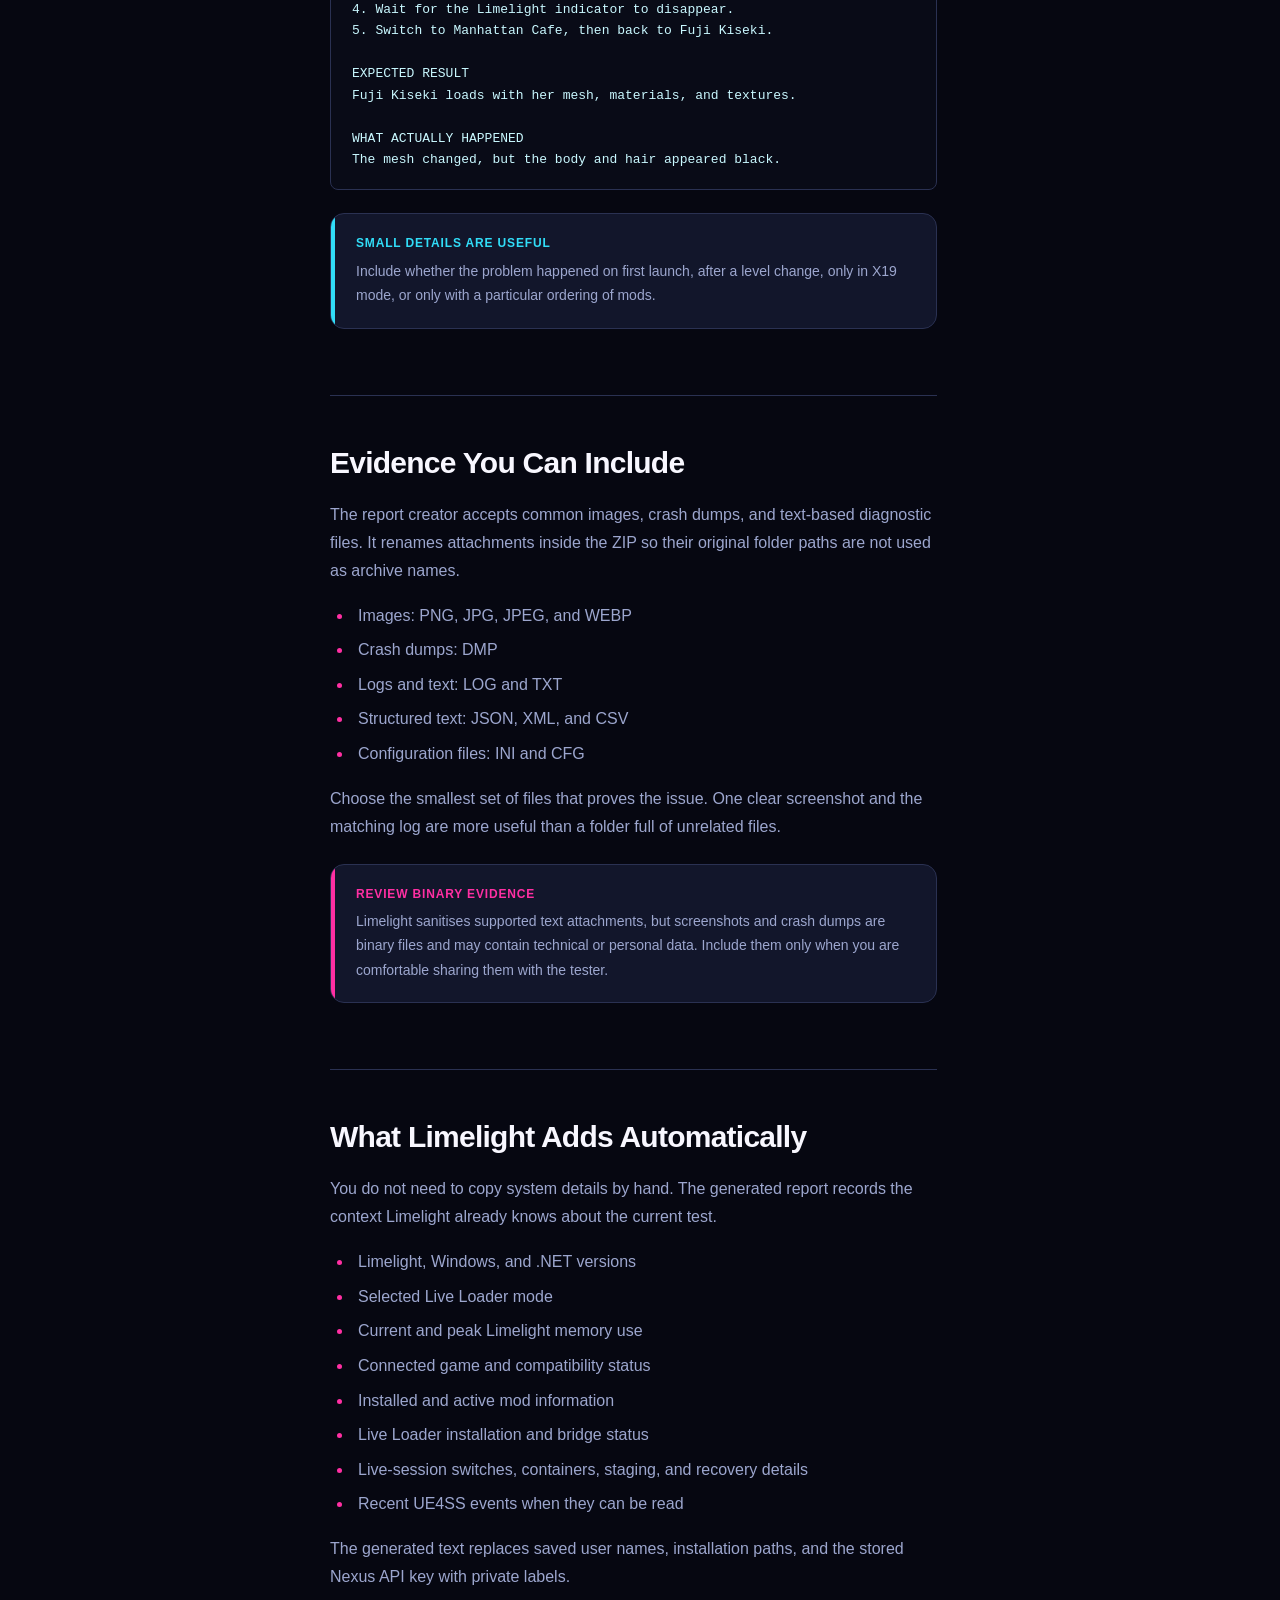
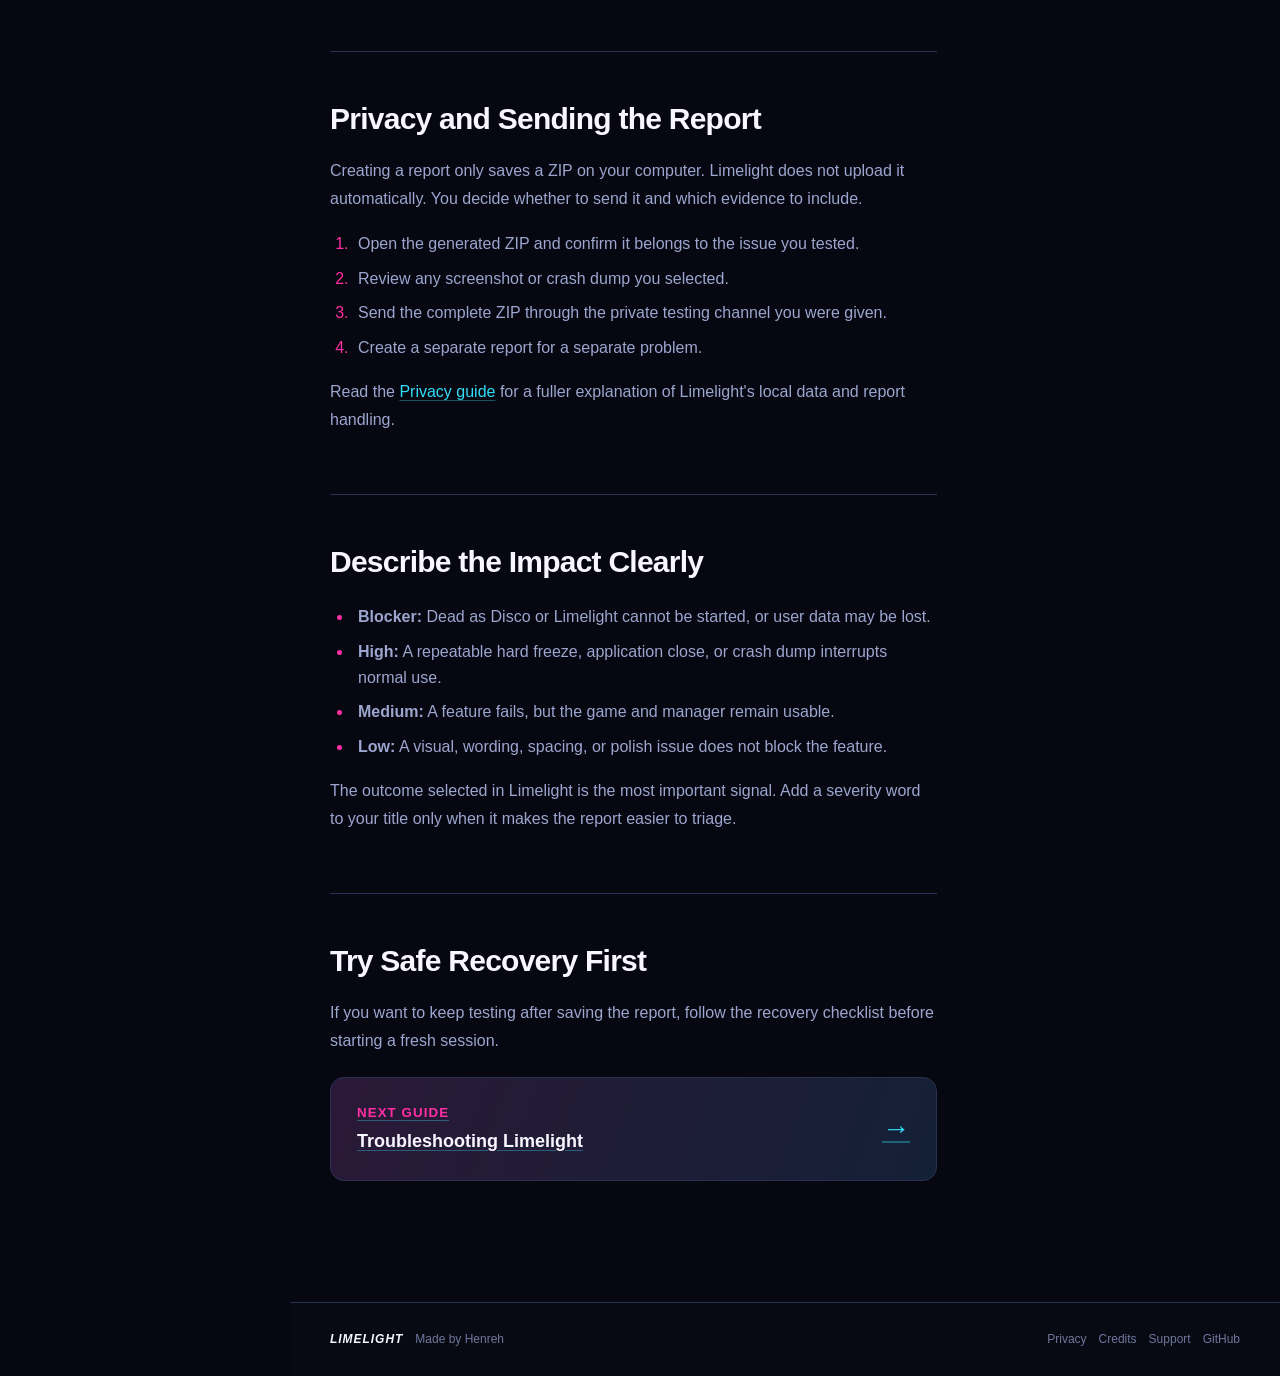
<file: testing-bug-reports.html>
<!DOCTYPE html>
<html lang="en">
<head>
    <meta charset="UTF-8">

    <meta
        name="viewport"
        content="width=device-width, initial-scale=1.0">

    <meta
        name="description"
        content="Learn how to test Limelight and create a useful, private bug report with its built-in reporting tools.">

    <title>Testing &amp; Bug Reports | Limelight Documentation</title>

    <link
        rel="icon"
        type="image/png"
        href="assets/images/limelight-favicon.png">

    <link
        rel="stylesheet"
        href="assets/css/styles.css">

    <script
        src="assets/js/site.js"
        defer>
    </script>
</head>

<body data-page="testing-bug-reports">
    <a
        class="skip-link"
        href="#main-content">
        Skip to documentation
    </a>

    <div class="site-shell">
        <!-- I keep the documentation navigation in one predictable place. -->
        <aside
            id="documentationSidebar"
            class="sidebar">
            <div class="sidebar-brand">
                <a
                    class="brand-link"
                    href="index.html"
                    aria-label="Limelight documentation home">
                    <span
                        class="brand-mark"
                        aria-hidden="true">
                        <span class="brand-mark-inner">L</span>
                    </span>

                    <span class="brand-copy">
                        <strong>LIMELIGHT</strong>
                        <small>DOCUMENTATION</small>
                    </span>
                </a>
            </div>

            <nav
                class="documentation-navigation"
                aria-label="Documentation">
                <p class="navigation-label">BEHIND THE CURTAIN</p>

                <a
                    class="navigation-link"
                    href="development-journey.html">
                    <span class="navigation-diamond" aria-hidden="true"></span>
                    <span>Development Journey</span>
                </a>

                <p class="navigation-label">START HERE</p>

                <a
                    class="navigation-link"
                    href="index.html">
                    <span class="navigation-diamond" aria-hidden="true"></span>
                    <span>Documentation Home</span>
                </a>

                <a
                    class="navigation-link"
                    href="getting-started.html">
                    <span class="navigation-diamond" aria-hidden="true"></span>
                    <span>Getting Started</span>
                </a>

                <a
                    class="navigation-link"
                    href="mod-compatibility.html">
                    <span class="navigation-diamond" aria-hidden="true"></span>
                    <span>Mod Compatibility</span>
                </a>

                <p class="navigation-label">ARENA AUTHORING</p>

                <a class="navigation-link" href="arenakit.html">
                    <span class="navigation-diamond" aria-hidden="true"></span>
                    <span>ArenaKit</span>
                </a>

                <p class="navigation-label">LIVE MODDING</p>

                <a
                    class="navigation-link"
                    href="live-loader.html">
                    <span class="navigation-diamond" aria-hidden="true"></span>
                    <span>Live Loader</span>
                </a>

                <a
                    class="navigation-link"
                    href="profiles.html">
                    <span class="navigation-diamond" aria-hidden="true"></span>
                    <span>Profiles</span>
                </a>

                <a
                    class="navigation-link"
                    href="x19-loader.html">
                    <span class="navigation-diamond" aria-hidden="true"></span>
                    <span>X19 LLoader</span>
                </a>

                <a
                    class="navigation-link"
                    href="nexus-mods.html">
                    <span class="navigation-diamond" aria-hidden="true"></span>
                    <span>Nexus Mods</span>
                </a>

                <a
                    class="navigation-link"
                    href="multiplayer.html">
                    <span class="navigation-diamond" aria-hidden="true"></span>
                    <span>LimelightMP (Experimental)</span>
                </a>

                <p class="navigation-label">SUPPORT</p>

                <a
                    class="navigation-link active"
                    aria-current="page"
                    href="testing-bug-reports.html">
                    <span class="navigation-diamond" aria-hidden="true"></span>
                    <span>Testing &amp; Bug Reports</span>
                </a>

                <a
                    class="navigation-link"
                    href="troubleshooting.html">
                    <span class="navigation-diamond" aria-hidden="true"></span>
                    <span>Troubleshooting</span>
                </a>

                <a
                    class="navigation-link"
                    href="privacy.html">
                    <span class="navigation-diamond" aria-hidden="true"></span>
                    <span>Privacy</span>
                </a>
                <a
                    class="navigation-link"
                    href="credits.html">
                    <span class="navigation-diamond" aria-hidden="true"></span>
                    <span>Credits</span>
                </a>
            </nav>

            <div class="sidebar-status">
                <span class="status-dot" aria-hidden="true"></span>

                <div>
                    <strong>EARLY ACCESS DOCS</strong>
                    <span>Documentation for Limelight Early Access.</span>
                </div>
            </div>
        </aside>

        <div class="page-column">
            <header class="topbar">
                <button
                    id="menuToggle"
                    class="menu-button"
                    type="button"
                    aria-label="Open documentation navigation"
                    aria-controls="documentationSidebar"
                    aria-expanded="false">
                    <span></span>
                    <span></span>
                    <span></span>
                </button>

                <div class="topbar-title">
                    <span class="topbar-diamond" aria-hidden="true"></span>
                    <strong>LIMELIGHT</strong>
                    <span>/</span>
                    <span>DEAD AS DISCO MOD MANAGER</span>
                </div>

                <a
                    class="topbar-link"
                    href="https://github.com/Henreh1/Limelight"
                    target="_blank"
                    rel="noopener noreferrer">
                    VIEW ON GITHUB
                </a>
            </header>

            <main
                id="main-content"
                class="documentation-page">
                <div class="breadcrumbs">
                    <a href="index.html">DOCUMENTATION</a>
                    <span>/</span>
                    <span>TESTING &amp; BUG REPORTS</span>
                </div>

                <header class="documentation-hero">
                    <span class="eyebrow">PRIVATE TESTING</span>

                    <h1>TURN A PROBLEM INTO A USEFUL REPORT</h1>

                    <p>
                        A clear report gives Limelight the exact scene, actions,
                        and diagnostics needed to reproduce a problem. The built-in
                        report creator collects the technical context while you
                        explain what happened.
                    </p>
                </header>

                <div class="article-layout">
                    <article class="article">
                        <section
                            id="before-testing"
                            class="guide-section">
                            <h2>Before You Test</h2>

                            <p>
                                Start from a known state so the result describes one
                                issue instead of several overlapping changes.
                            </p>

                            <ul class="guide-list">
                                <li>Use the newest Early Access build available.</li>
                                <li>Confirm Limelight accepts the connected Dead as Disco build.</li>
                                <li>Write down the mod name and selected loader mode.</li>
                                <li>Wait for loading screens and Limelight indicators to finish before switching.</li>
                                <li>Test one change at a time whenever possible.</li>
                            </ul>

                            <div class="notice notice-warning">
                                <strong>DO NOT REPEAT AN UNSAFE ACTION</strong>

                                <p>
                                    If Dead as Disco freezes, closes, creates a crash
                                    dump, or Limelight marks the session as interrupted,
                                    stop testing that action. Preserve the evidence and
                                    restart before trying anything else.
                                </p>
                            </div>
                        </section>

                        <section
                            id="create-report"
                            class="guide-section">
                            <h2>Create a Private Test Report</h2>

                            <p>
                                Limelight already has a guided report creator. Open
                                <span class="inline-code">Settings</span>, choose
                                <span class="inline-code">Support</span>, then select
                                <span class="inline-code">Create Private Test Report</span>.
                            </p>

                            <figure class="documentation-image">
                                <button
                                    class="documentation-image-button"
                                    type="button"
                                    data-lightbox
                                    data-lightbox-caption="Limelight's Support settings contain the private report and recovery tools."
                                    aria-label="Enlarge the Support settings screenshot">
                                    <img
                                        src="assets/images/testing-support-settings.png"
                                        alt="Limelight Support settings showing compatibility information and the Create Test Report button"
                                        loading="lazy">

                                    <span
                                        class="documentation-image-action"
                                        aria-hidden="true">
                                        VIEW FULL SIZE
                                    </span>
                                </button>

                                <figcaption>
                                    <strong>SETTINGS / SUPPORT</strong>
                                    Select Create Test Report to begin a guided report.
                                </figcaption>
                            </figure>

                            <div class="step-list">
                                <div class="guide-step">
                                    <span class="step-number">01</span>

                                    <div>
                                        <h3>Name the issue</h3>

                                        <p>
                                            Use a short title that describes the broken
                                            action and result, such as "Fuji textures turn
                                            black after the second X19 switch".
                                        </p>
                                    </div>
                                </div>

                                <div class="guide-step">
                                    <span class="step-number">02</span>

                                    <div>
                                        <h3>Choose the area and outcome</h3>

                                        <p>
                                            Select the closest Limelight feature, then
                                            record whether there was no crash, a dump,
                                            a closed application, or a freeze.
                                        </p>
                                    </div>
                                </div>

                                <div class="guide-step">
                                    <span class="step-number">03</span>

                                    <div>
                                        <h3>Describe the exact sequence</h3>

                                        <p>
                                            List each click, key press, loader selection,
                                            mod selection, and game location in order.
                                            Include the result you expected and the result
                                            you actually saw.
                                        </p>
                                    </div>
                                </div>

                                <div class="guide-step">
                                    <span class="step-number">04</span>

                                    <div>
                                        <h3>Add useful evidence</h3>

                                        <p>
                                            Add screenshots, logs, or crash dumps that
                                            belong to this issue. Limelight accepts up to
                                            ten selected files.
                                        </p>
                                    </div>
                                </div>

                                <div class="guide-step">
                                    <span class="step-number">05</span>

                                    <div>
                                        <h3>Create and review the ZIP</h3>

                                        <p>
                                            Select Create Report ZIP, choose where to save
                                            it, and review the contents before sending it
                                            to the person coordinating the private test.
                                        </p>
                                    </div>
                                </div>
                            </div>

                            <figure class="documentation-image">
                                <button
                                    class="documentation-image-button"
                                    type="button"
                                    data-lightbox
                                    data-lightbox-caption="The private test report keeps the tester's notes and optional evidence together."
                                    aria-label="Enlarge the Private Test Report screenshot">
                                    <img
                                        src="assets/images/testing-private-report.png"
                                        alt="Limelight Private Test Report window filled with a humorous demonstration issue"
                                        loading="lazy">

                                    <span
                                        class="documentation-image-action"
                                        aria-hidden="true">
                                        VIEW FULL SIZE
                                    </span>
                                </button>

                                <figcaption>
                                    <strong>PRIVATE TEST REPORT</strong>
                                    Complete the required fields, then add only the
                                    evidence that helps reproduce the problem.
                                </figcaption>
                            </figure>
                        </section>

                        <section
                            id="good-report"
                            class="guide-section">
                            <h2>What a Good Report Looks Like</h2>

                            <p>
                                Someone who did not watch the test should be able to
                                follow your notes and reach the same result.
                            </p>

                            <div class="code-block">ISSUE TITLE
Fuji textures turn black after the second X19 switch

STEPS TO REPRODUCE
1. Launch Dead as Disco through Limelight with X19 LLoader.
2. Enter the bar and wait until the level is fully visible.
3. Switch from Haru Urara to Fuji Kiseki.
4. Wait for the Limelight indicator to disappear.
5. Switch to Manhattan Cafe, then back to Fuji Kiseki.

EXPECTED RESULT
Fuji Kiseki loads with her mesh, materials, and textures.

WHAT ACTUALLY HAPPENED
The mesh changed, but the body and hair appeared black.</div>

                            <div class="notice">
                                <strong>SMALL DETAILS ARE USEFUL</strong>

                                <p>
                                    Include whether the problem happened on first launch,
                                    after a level change, only in X19 mode, or only with a
                                    particular ordering of mods.
                                </p>
                            </div>
                        </section>

                        <section
                            id="evidence"
                            class="guide-section">
                            <h2>Evidence You Can Include</h2>

                            <p>
                                The report creator accepts common images, crash dumps,
                                and text-based diagnostic files. It renames attachments
                                inside the ZIP so their original folder paths are not used
                                as archive names.
                            </p>

                            <ul class="guide-list">
                                <li>Images: PNG, JPG, JPEG, and WEBP</li>
                                <li>Crash dumps: DMP</li>
                                <li>Logs and text: LOG and TXT</li>
                                <li>Structured text: JSON, XML, and CSV</li>
                                <li>Configuration files: INI and CFG</li>
                            </ul>

                            <p>
                                Choose the smallest set of files that proves the issue.
                                One clear screenshot and the matching log are more useful
                                than a folder full of unrelated files.
                            </p>

                            <div class="notice notice-warning">
                                <strong>REVIEW BINARY EVIDENCE</strong>

                                <p>
                                    Limelight sanitises supported text attachments, but
                                    screenshots and crash dumps are binary files and may
                                    contain technical or personal data. Include them only
                                    when you are comfortable sharing them with the tester.
                                </p>
                            </div>
                        </section>

                        <section
                            id="automatic-diagnostics"
                            class="guide-section">
                            <h2>What Limelight Adds Automatically</h2>

                            <p>
                                You do not need to copy system details by hand. The
                                generated report records the context Limelight already
                                knows about the current test.
                            </p>

                            <ul class="guide-list">
                                <li>Limelight, Windows, and .NET versions</li>
                                <li>Selected Live Loader mode</li>
                                <li>Current and peak Limelight memory use</li>
                                <li>Connected game and compatibility status</li>
                                <li>Installed and active mod information</li>
                                <li>Live Loader installation and bridge status</li>
                                <li>Live-session switches, containers, staging, and recovery details</li>
                                <li>Recent UE4SS events when they can be read</li>
                            </ul>

                            <p>
                                The generated text replaces saved user names, installation
                                paths, and the stored Nexus API key with private labels.
                            </p>
                        </section>

                        <section
                            id="privacy"
                            class="guide-section">
                            <h2>Privacy and Sending the Report</h2>

                            <p>
                                Creating a report only saves a ZIP on your computer.
                                Limelight does not upload it automatically. You decide
                                whether to send it and which evidence to include.
                            </p>

                            <ol class="guide-list">
                                <li>Open the generated ZIP and confirm it belongs to the issue you tested.</li>
                                <li>Review any screenshot or crash dump you selected.</li>
                                <li>Send the complete ZIP through the private testing channel you were given.</li>
                                <li>Create a separate report for a separate problem.</li>
                            </ol>

                            <p>
                                Read the <a href="privacy.html">Privacy guide</a> for a
                                fuller explanation of Limelight's local data and report
                                handling.
                            </p>
                        </section>

                        <section
                            id="severity"
                            class="guide-section">
                            <h2>Describe the Impact Clearly</h2>

                            <ul class="guide-list">
                                <li><strong>Blocker:</strong> Dead as Disco or Limelight cannot be started, or user data may be lost.</li>
                                <li><strong>High:</strong> A repeatable hard freeze, application close, or crash dump interrupts normal use.</li>
                                <li><strong>Medium:</strong> A feature fails, but the game and manager remain usable.</li>
                                <li><strong>Low:</strong> A visual, wording, spacing, or polish issue does not block the feature.</li>
                            </ul>

                            <p>
                                The outcome selected in Limelight is the most important
                                signal. Add a severity word to your title only when it
                                makes the report easier to triage.
                            </p>
                        </section>

                        <section
                            id="next-step"
                            class="guide-section">
                            <h2>Try Safe Recovery First</h2>

                            <p>
                                If you want to keep testing after saving the report,
                                follow the recovery checklist before starting a fresh
                                session.
                            </p>

                            <a
                                class="next-page-card"
                                href="troubleshooting.html">
                                <span>
                                    <small>NEXT GUIDE</small>
                                    <strong>Troubleshooting Limelight</strong>
                                </span>

                                <span
                                    class="next-page-arrow"
                                    aria-hidden="true">
                                    &rarr;
                                </span>
                            </a>
                        </section>
                    </article>

                    <aside
                        class="table-of-contents"
                        aria-label="On this page">
                        <strong>ON THIS PAGE</strong>

                        <a href="#before-testing">Before You Test</a>
                        <a href="#create-report">Create a Report</a>
                        <a href="#good-report">Good Report Example</a>
                        <a href="#evidence">Evidence</a>
                        <a href="#automatic-diagnostics">Automatic Diagnostics</a>
                        <a href="#privacy">Privacy and Sending</a>
                        <a href="#severity">Describe the Impact</a>
                        <a href="#next-step">Next Step</a>
                    </aside>
                </div>
            </main>

            <footer class="site-footer">
                <div>
                    <strong>LIMELIGHT</strong>
                    <span>Made by Henreh</span>
                </div>

                <div class="footer-links">
                    <a href="privacy.html">Privacy</a>
                    <a href="credits.html">Credits</a>
                    <a href="troubleshooting.html">Support</a>
                    <a href="https://github.com/Henreh1" target="_blank" rel="noopener noreferrer">
                        GitHub
                    </a>
                </div>
            </footer>
        </div>
    </div>
</body>
</html>
</file>
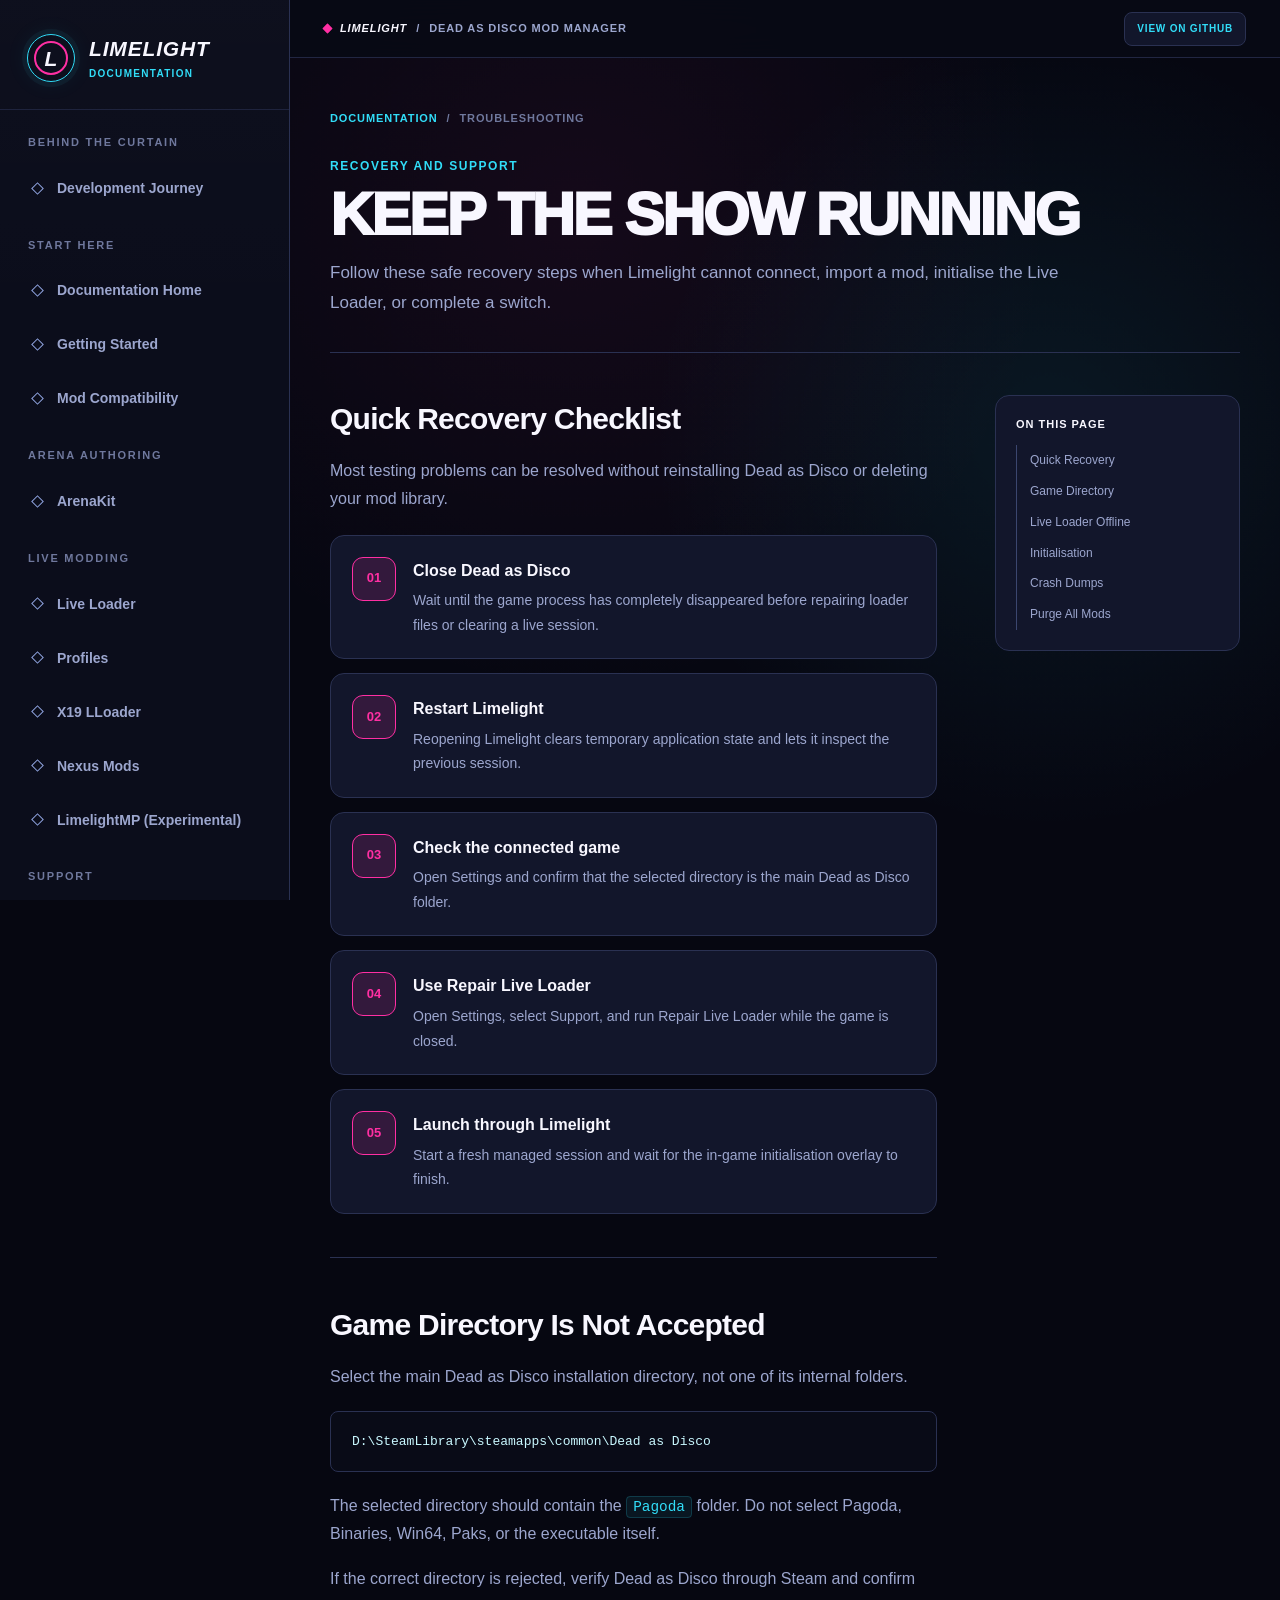
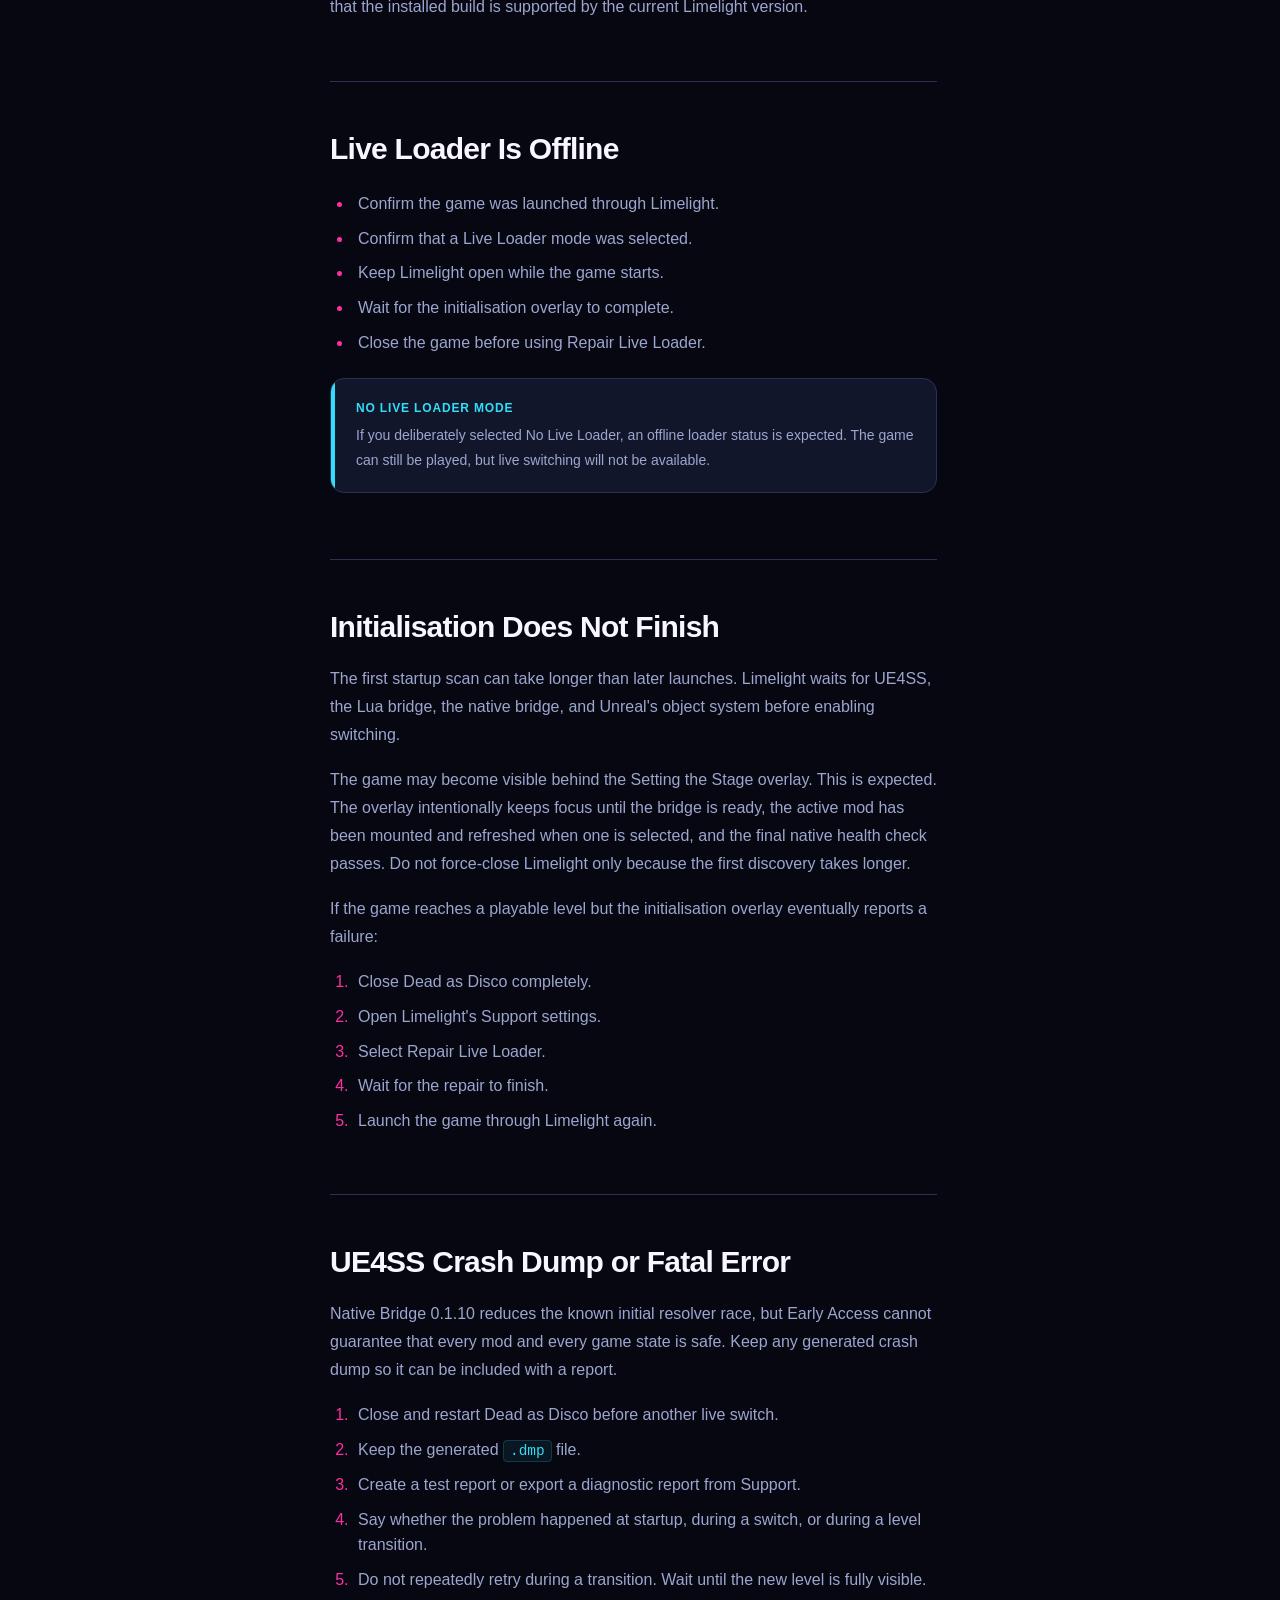
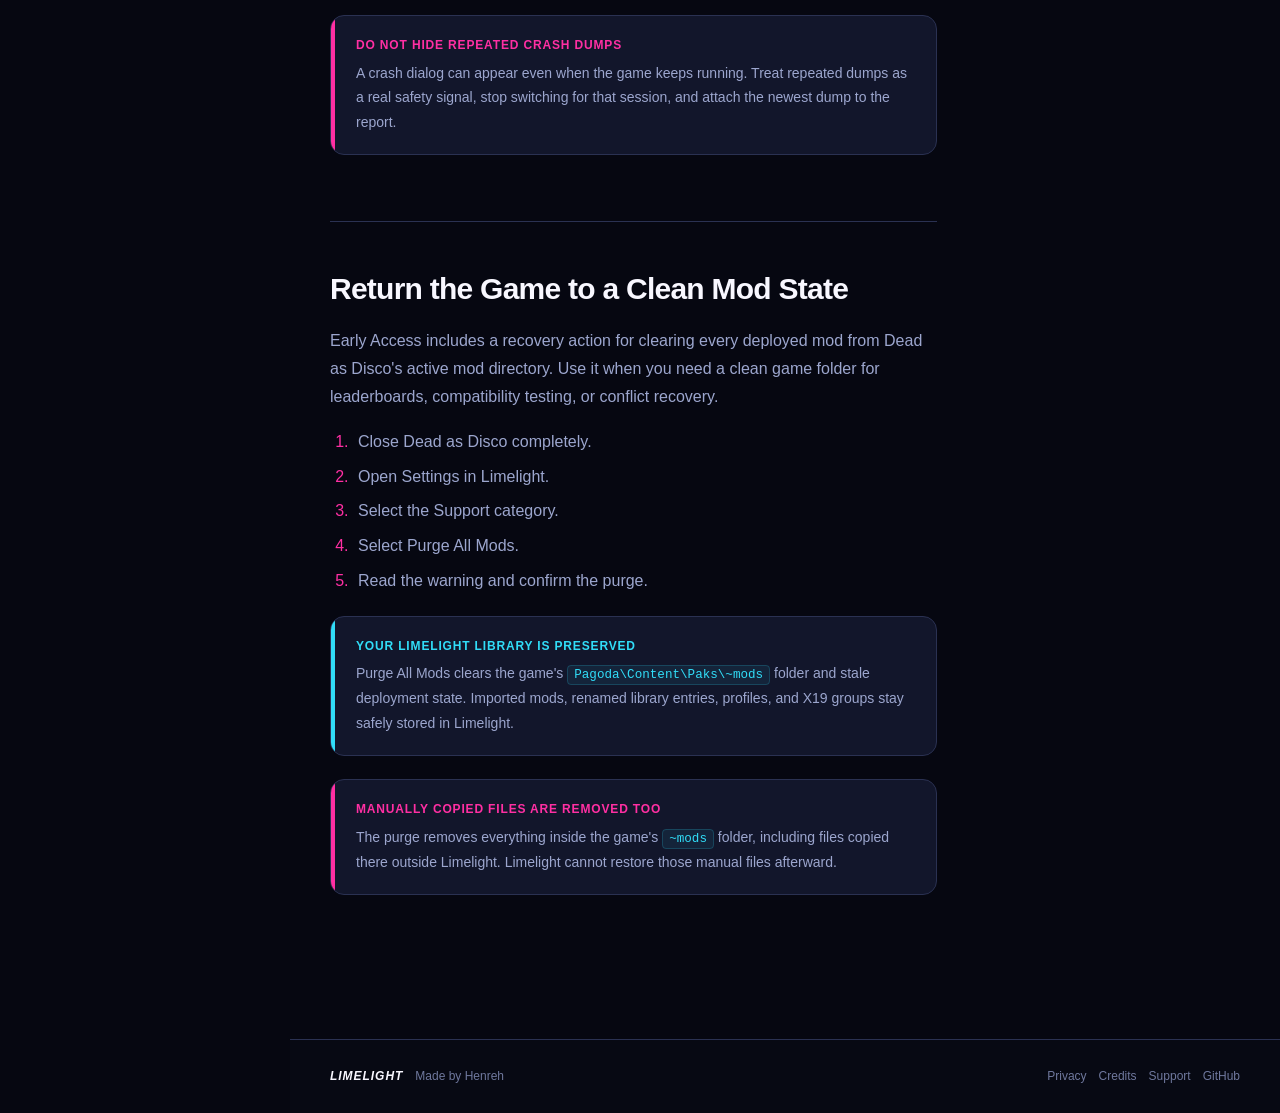
<file: troubleshooting.html>
<!DOCTYPE html>
<html lang="en">
<head>
    <meta charset="UTF-8">

    <meta
        name="viewport"
        content="width=device-width, initial-scale=1.0">

    <meta
        name="description"
        content="Official documentation for Limelight, the Dead as Disco mod manager and live loader.">

    <title>Troubleshooting | Limelight Documentation</title>

    <link
        rel="icon"
        type="image/png"
        href="assets/images/limelight-favicon.png">

    <link
        rel="stylesheet"
        href="assets/css/styles.css">

    <script
        src="assets/js/site.js"
        defer>
    </script>
</head>

<body data-page="troubleshooting">
    <a
        class="skip-link"
        href="#main-content">
        Skip to documentation
    </a>

    <div class="site-shell">
        <!-- I keep the documentation navigation in one predictable place. -->
        <aside
            id="documentationSidebar"
            class="sidebar">
            <div class="sidebar-brand">
                <a
                    class="brand-link"
                    href="index.html"
                    aria-label="Limelight documentation home">
                    <span
                        class="brand-mark"
                        aria-hidden="true">
                        <span class="brand-mark-inner">L</span>
                    </span>

                    <span class="brand-copy">
                        <strong>LIMELIGHT</strong>
                        <small>DOCUMENTATION</small>
                    </span>
                </a>
            </div>

            <nav
                class="documentation-navigation"
                aria-label="Documentation">
                <p class="navigation-label">BEHIND THE CURTAIN</p>

                <a
                    class="navigation-link"
                    href="development-journey.html">
                    <span class="navigation-diamond" aria-hidden="true"></span>
                    <span>Development Journey</span>
                </a>

                <p class="navigation-label">START HERE</p>

                <a
                    class="navigation-link"
                    href="index.html">
                    <span class="navigation-diamond" aria-hidden="true"></span>
                    <span>Documentation Home</span>
                </a>

                <a
                    class="navigation-link"
                    href="getting-started.html">
                    <span class="navigation-diamond" aria-hidden="true"></span>
                    <span>Getting Started</span>
                </a>

                <a
                    class="navigation-link"
                    href="mod-compatibility.html">
                    <span class="navigation-diamond" aria-hidden="true"></span>
                    <span>Mod Compatibility</span>
                </a>

                <p class="navigation-label">ARENA AUTHORING</p>

                <a class="navigation-link" href="arenakit.html">
                    <span class="navigation-diamond" aria-hidden="true"></span>
                    <span>ArenaKit</span>
                </a>

                <p class="navigation-label">LIVE MODDING</p>

                <a
                    class="navigation-link"
                    href="live-loader.html">
                    <span class="navigation-diamond" aria-hidden="true"></span>
                    <span>Live Loader</span>
                </a>

                <a
                    class="navigation-link"
                    href="profiles.html">
                    <span class="navigation-diamond" aria-hidden="true"></span>
                    <span>Profiles</span>
                </a>

                <a
                    class="navigation-link"
                    href="x19-loader.html">
                    <span class="navigation-diamond" aria-hidden="true"></span>
                    <span>X19 LLoader</span>
                </a>

                <a
                    class="navigation-link"
                    href="nexus-mods.html">
                    <span class="navigation-diamond" aria-hidden="true"></span>
                    <span>Nexus Mods</span>
                </a>

                <a
                    class="navigation-link"
                    href="multiplayer.html">
                    <span class="navigation-diamond" aria-hidden="true"></span>
                    <span>LimelightMP (Experimental)</span>
                </a>

                <p class="navigation-label">SUPPORT</p>

                <a
                    class="navigation-link"
                    href="testing-bug-reports.html">
                    <span class="navigation-diamond" aria-hidden="true"></span>
                    <span>Testing &amp; Bug Reports</span>
                </a>

                <a
                    class="navigation-link active"
                    aria-current="page"
                    href="troubleshooting.html">
                    <span class="navigation-diamond" aria-hidden="true"></span>
                    <span>Troubleshooting</span>
                </a>

                <a
                    class="navigation-link"
                    href="privacy.html">
                    <span class="navigation-diamond" aria-hidden="true"></span>
                    <span>Privacy</span>
                </a>
                <a
                    class="navigation-link"
                    href="credits.html">
                    <span class="navigation-diamond" aria-hidden="true"></span>
                    <span>Credits</span>
                </a>
            </nav>

            <div class="sidebar-status">
                <span class="status-dot" aria-hidden="true"></span>

                <div>
                    <strong>EARLY ACCESS DOCS</strong>
                    <span>Documentation for Limelight Early Access.</span>
                </div>
            </div>
        </aside>

        <div class="page-column">
            <header class="topbar">
                <button
                    id="menuToggle"
                    class="menu-button"
                    type="button"
                    aria-label="Open documentation navigation"
                    aria-controls="documentationSidebar"
                    aria-expanded="false">
                    <span></span>
                    <span></span>
                    <span></span>
                </button>

                <div class="topbar-title">
                    <span class="topbar-diamond" aria-hidden="true"></span>
                    <strong>LIMELIGHT</strong>
                    <span>/</span>
                    <span>DEAD AS DISCO MOD MANAGER</span>
                </div>

                <a
                    class="topbar-link"
                    href="https://github.com/Henreh1/Limelight"
                    target="_blank"
                    rel="noopener noreferrer">
                    VIEW ON GITHUB
                </a>
            </header>

          <main
    id="main-content"
    class="documentation-page">
    <div class="breadcrumbs">
        <a href="index.html">DOCUMENTATION</a>
        <span>/</span>
        <span>TROUBLESHOOTING</span>
    </div>

    <header class="documentation-hero">
        <span class="eyebrow">RECOVERY AND SUPPORT</span>

        <h1>KEEP THE SHOW RUNNING</h1>

        <p>
            Follow these safe recovery steps when Limelight cannot connect,
            import a mod, initialise the Live Loader, or complete a switch.
        </p>
    </header>

    <div class="article-layout">
        <article class="article">
            <section
                id="quick-recovery"
                class="guide-section">
                <h2>Quick Recovery Checklist</h2>

                <p>
                    Most testing problems can be resolved without reinstalling
                    Dead as Disco or deleting your mod library.
                </p>

                <div class="step-list">
                    <div class="guide-step">
                        <span class="step-number">01</span>

                        <div>
                            <h3>Close Dead as Disco</h3>

                            <p>
                                Wait until the game process has completely
                                disappeared before repairing loader files or
                                clearing a live session.
                            </p>
                        </div>
                    </div>

                    <div class="guide-step">
                        <span class="step-number">02</span>

                        <div>
                            <h3>Restart Limelight</h3>

                            <p>
                                Reopening Limelight clears temporary application
                                state and lets it inspect the previous session.
                            </p>
                        </div>
                    </div>

                    <div class="guide-step">
                        <span class="step-number">03</span>

                        <div>
                            <h3>Check the connected game</h3>

                            <p>
                                Open Settings and confirm that the selected
                                directory is the main Dead as Disco folder.
                            </p>
                        </div>
                    </div>

                    <div class="guide-step">
                        <span class="step-number">04</span>

                        <div>
                            <h3>Use Repair Live Loader</h3>

                            <p>
                                Open Settings, select Support, and run Repair
                                Live Loader while the game is closed.
                            </p>
                        </div>
                    </div>

                    <div class="guide-step">
                        <span class="step-number">05</span>

                        <div>
                            <h3>Launch through Limelight</h3>

                            <p>
                                Start a fresh managed session and wait for the
                                in-game initialisation overlay to finish.
                            </p>
                        </div>
                    </div>
                </div>
            </section>

            <section
                id="game-directory"
                class="guide-section">
                <h2>Game Directory Is Not Accepted</h2>

                <p>
                    Select the main Dead as Disco installation directory, not
                    one of its internal folders.
                </p>

                <div class="code-block">D:\SteamLibrary\steamapps\common\Dead as Disco</div>

                <p>
                    The selected directory should contain the
                    <span class="inline-code">Pagoda</span> folder. Do not select
                    Pagoda, Binaries, Win64, Paks, or the executable itself.
                </p>

                <p>
                    If the correct directory is rejected, verify Dead as Disco
                    through Steam and confirm that the installed build is
                    supported by the current Limelight version.
                </p>
            </section>

            <section
                id="loader-offline"
                class="guide-section">
                <h2>Live Loader Is Offline</h2>

                <ul class="guide-list">
                    <li>Confirm the game was launched through Limelight.</li>
                    <li>Confirm that a Live Loader mode was selected.</li>
                    <li>Keep Limelight open while the game starts.</li>
                    <li>Wait for the initialisation overlay to complete.</li>
                    <li>Close the game before using Repair Live Loader.</li>
                </ul>

                <div class="notice">
                    <strong>NO LIVE LOADER MODE</strong>

                    <p>
                        If you deliberately selected No Live Loader, an offline
                        loader status is expected. The game can still be played,
                        but live switching will not be available.
                    </p>
                </div>
            </section>

            <section
                id="initialisation"
                class="guide-section">
                <h2>Initialisation Does Not Finish</h2>

                <p>
                    The first startup scan can take longer than later launches.
                    Limelight waits for UE4SS, the Lua bridge, the native bridge,
                    and Unreal's object system before enabling switching.
                </p>

                <p>
                    The game may become visible behind the Setting the Stage
                    overlay. This is expected. The overlay intentionally keeps
                    focus until the bridge is ready, the active mod has been
                    mounted and refreshed when one is selected, and the final
                    native health check passes. Do not force-close Limelight
                    only because the first discovery takes longer.
                </p>

                <p>
                    If the game reaches a playable level but the initialisation
                    overlay eventually reports a failure:
                </p>

                <ol class="guide-list">
                    <li>Close Dead as Disco completely.</li>
                    <li>Open Limelight's Support settings.</li>
                    <li>Select Repair Live Loader.</li>
                    <li>Wait for the repair to finish.</li>
                    <li>Launch the game through Limelight again.</li>
                </ol>
            </section>

            <section
                id="crash-dumps"
                class="guide-section">
                <h2>UE4SS Crash Dump or Fatal Error</h2>

                <p>
                    Native Bridge 0.1.10 reduces the known initial resolver
                    race, but Early Access cannot guarantee that every mod and
                    every game state is safe. Keep any generated crash dump so
                    it can be included with a report.
                </p>

                <ol class="guide-list">
                    <li>Close and restart Dead as Disco before another live switch.</li>
                    <li>Keep the generated <span class="inline-code">.dmp</span> file.</li>
                    <li>Create a test report or export a diagnostic report from Support.</li>
                    <li>Say whether the problem happened at startup, during a switch, or during a level transition.</li>
                    <li>Do not repeatedly retry during a transition. Wait until the new level is fully visible.</li>
                </ol>

                <div class="notice notice-warning">
                    <strong>DO NOT HIDE REPEATED CRASH DUMPS</strong>

                    <p>
                        A crash dialog can appear even when the game keeps
                        running. Treat repeated dumps as a real safety signal,
                        stop switching for that session, and attach the newest
                        dump to the report.
                    </p>
                </div>
            </section>

            <section
                id="purge-mods"
                class="guide-section">
                <h2>Return the Game to a Clean Mod State</h2>

                <p>
                    Early Access includes a recovery action for clearing every
                    deployed mod from Dead as Disco's active mod directory.
                    Use it when you need a clean game folder for leaderboards,
                    compatibility testing, or conflict recovery.
                </p>

                <ol class="guide-list">
                    <li>Close Dead as Disco completely.</li>
                    <li>Open Settings in Limelight.</li>
                    <li>Select the Support category.</li>
                    <li>Select Purge All Mods.</li>
                    <li>Read the warning and confirm the purge.</li>
                </ol>

                <div class="notice">
                    <strong>YOUR LIMELIGHT LIBRARY IS PRESERVED</strong>

                    <p>
                        Purge All Mods clears the game's
                        <span class="inline-code">Pagoda\Content\Paks\~mods</span>
                        folder and stale deployment state. Imported mods,
                        renamed library entries, profiles, and X19 groups stay
                        safely stored in Limelight.
                    </p>
                </div>

                <div class="notice notice-warning">
                    <strong>MANUALLY COPIED FILES ARE REMOVED TOO</strong>

                    <p>
                        The purge removes everything inside the game's
                        <span class="inline-code">~mods</span> folder, including
                        files copied there outside Limelight. Limelight cannot
                        restore those manual files afterward.
                    </p>
                </div>
            </section>
        </article>

        <aside
            class="table-of-contents"
            aria-label="On this page">
            <strong>ON THIS PAGE</strong>

            <a href="#quick-recovery">Quick Recovery</a>
            <a href="#game-directory">Game Directory</a>
            <a href="#loader-offline">Live Loader Offline</a>
            <a href="#initialisation">Initialisation</a>
            <a href="#crash-dumps">Crash Dumps</a>
            <a href="#purge-mods">Purge All Mods</a>
        </aside>
    </div>
</main>

            <footer class="site-footer">
                <div>
                    <strong>LIMELIGHT</strong>
                    <span>Made by Henreh</span>
                </div>

                <div class="footer-links">
                    <a href="privacy.html">Privacy</a>
                    <a href="credits.html">Credits</a>
                    <a href="troubleshooting.html">Support</a>
                    <a href="https://github.com/Henreh1" target="_blank" rel="noopener noreferrer">
                        GitHub
                    </a>
                </div>
            </footer>
        </div>
    </div>
</body>
</html>
</file>
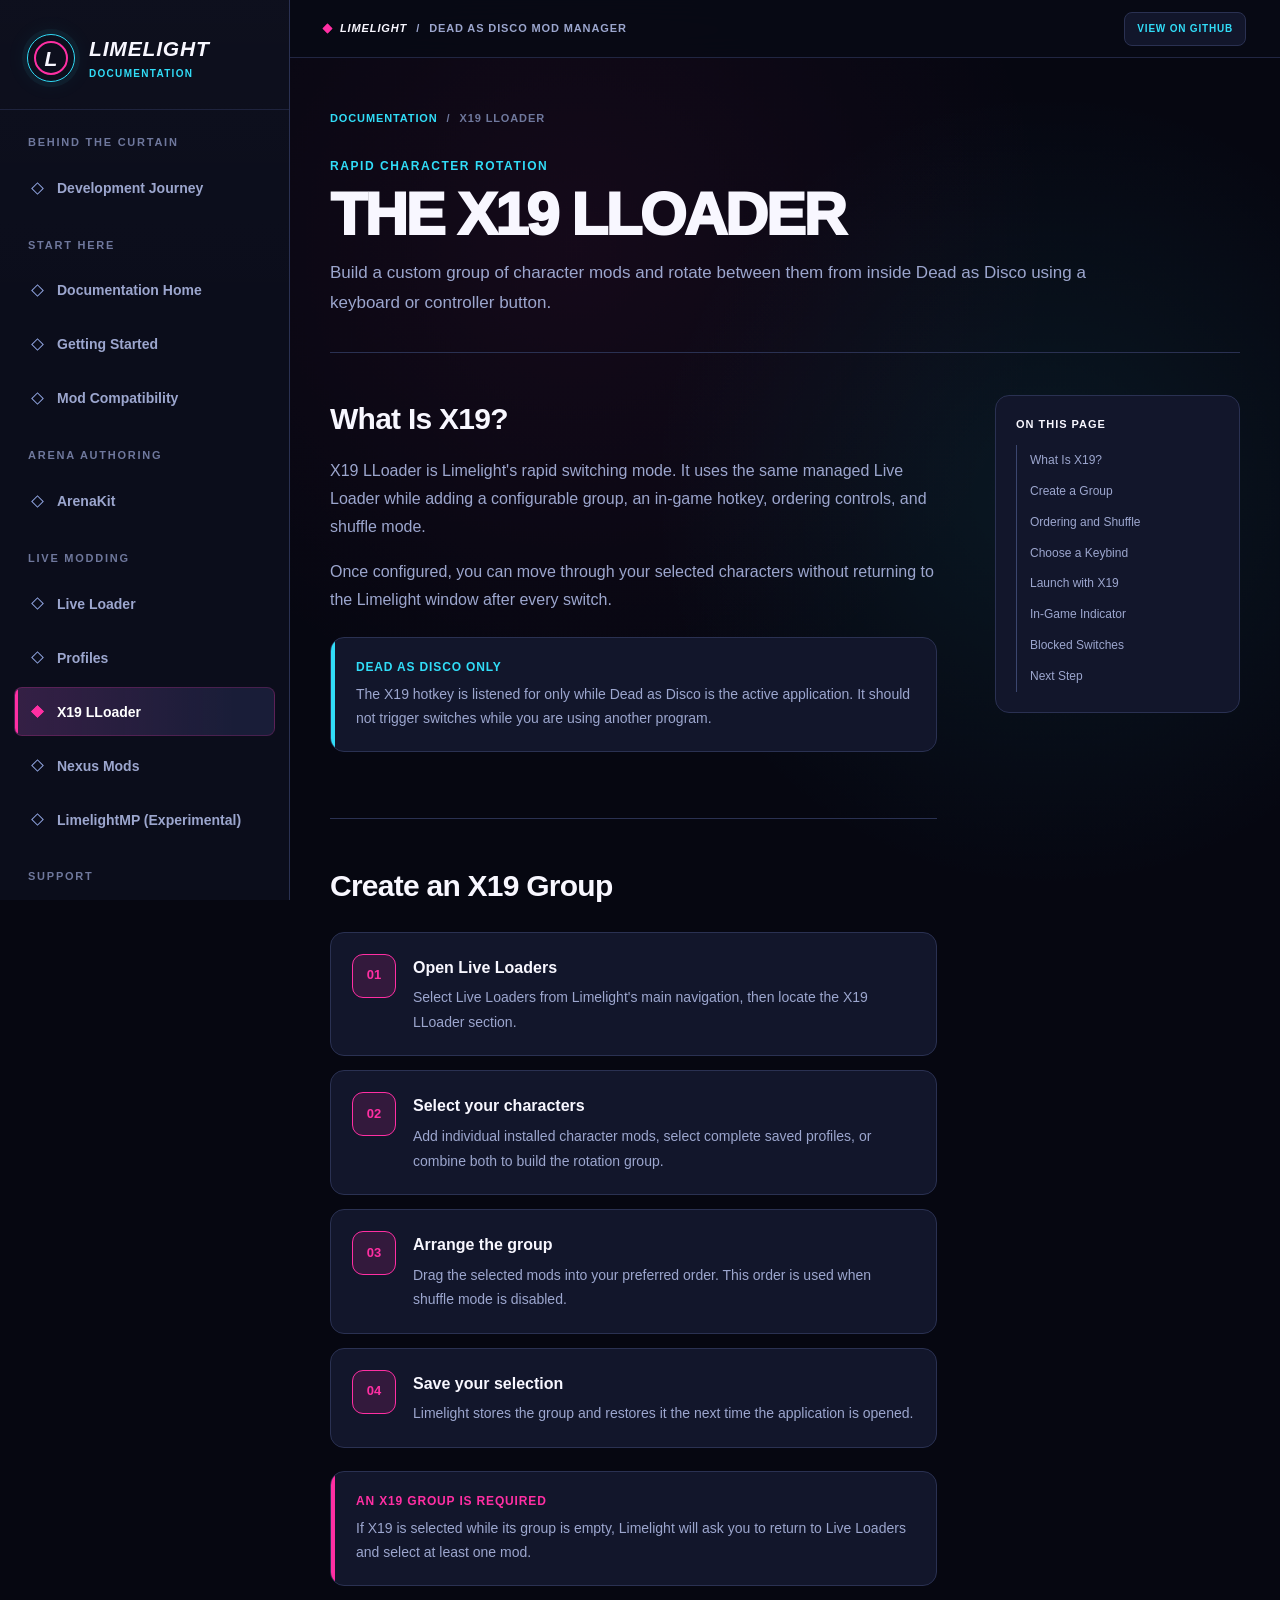
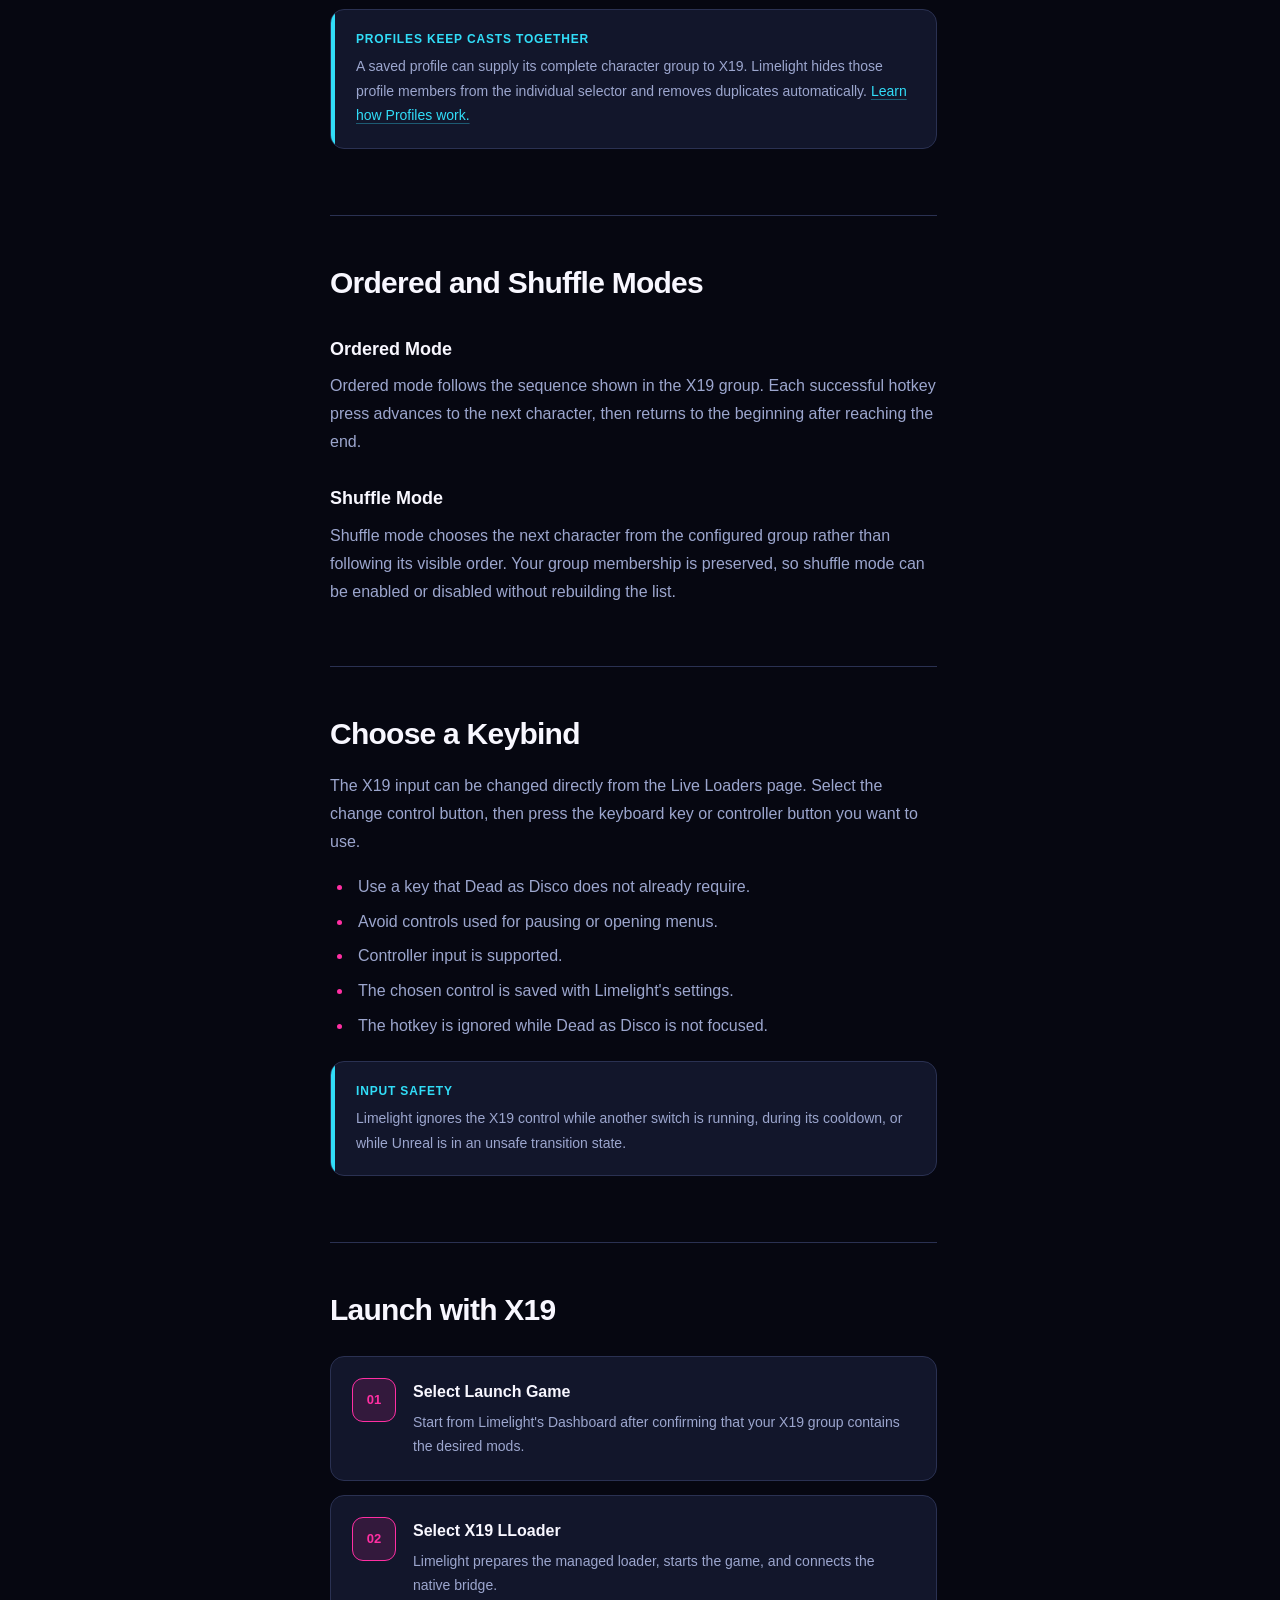
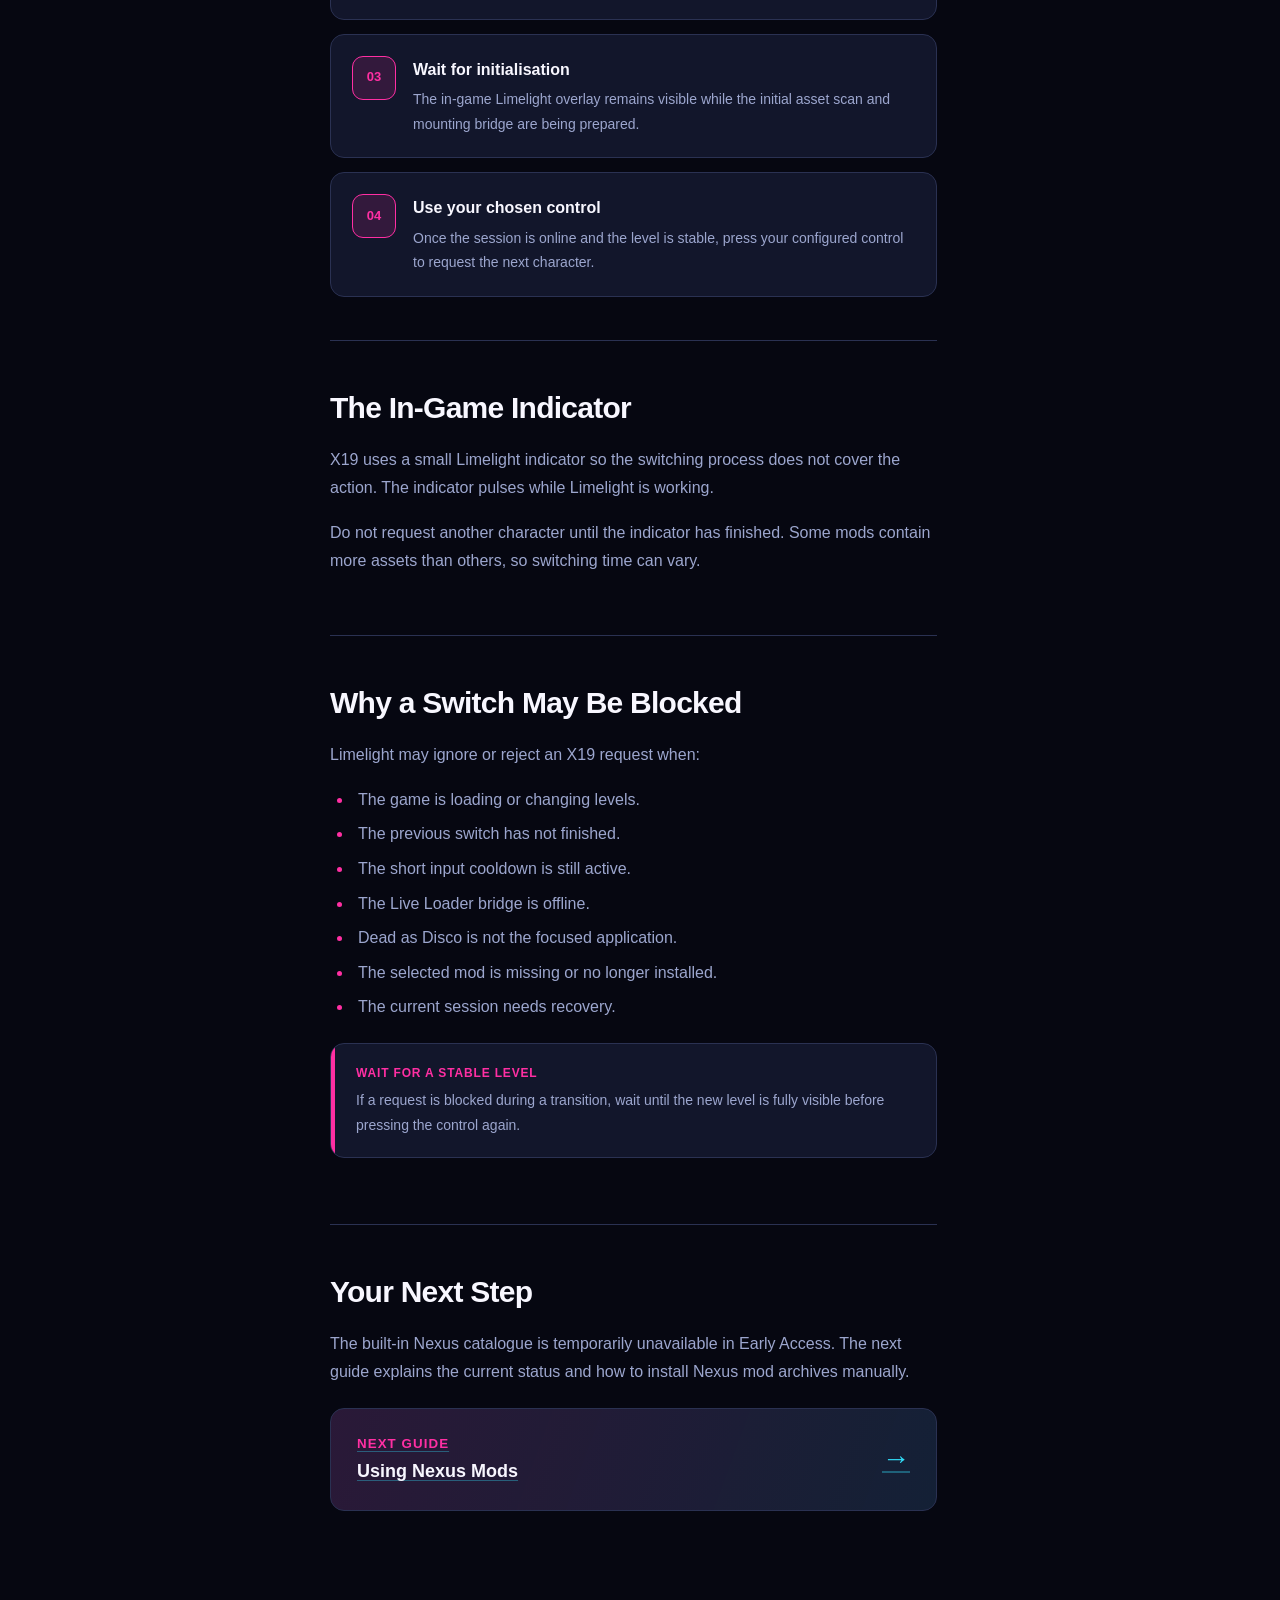
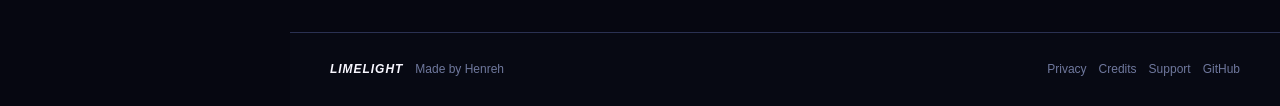
<file: x19-loader.html>
<!DOCTYPE html>
<html lang="en">
<head>
    <meta charset="UTF-8">

    <meta
        name="viewport"
        content="width=device-width, initial-scale=1.0">

    <meta
        name="description"
        content="Official documentation for Limelight, the Dead as Disco mod manager and live loader.">

    <title>X19 LLoader | Limelight Documentation</title>

    <link
        rel="icon"
        type="image/png"
        href="assets/images/limelight-favicon.png">

    <link
        rel="stylesheet"
        href="assets/css/styles.css">

    <script
        src="assets/js/site.js"
        defer>
    </script>
</head>

<body data-page="x19-loader">
    <a
        class="skip-link"
        href="#main-content">
        Skip to documentation
    </a>

    <div class="site-shell">
        <!-- I keep the documentation navigation in one predictable place. -->
        <aside
            id="documentationSidebar"
            class="sidebar">
            <div class="sidebar-brand">
                <a
                    class="brand-link"
                    href="index.html"
                    aria-label="Limelight documentation home">
                    <span
                        class="brand-mark"
                        aria-hidden="true">
                        <span class="brand-mark-inner">L</span>
                    </span>

                    <span class="brand-copy">
                        <strong>LIMELIGHT</strong>
                        <small>DOCUMENTATION</small>
                    </span>
                </a>
            </div>

            <nav
                class="documentation-navigation"
                aria-label="Documentation">
                <p class="navigation-label">BEHIND THE CURTAIN</p>

                <a
                    class="navigation-link"
                    href="development-journey.html">
                    <span class="navigation-diamond" aria-hidden="true"></span>
                    <span>Development Journey</span>
                </a>

                <p class="navigation-label">START HERE</p>

                <a
                    class="navigation-link"
                    href="index.html">
                    <span class="navigation-diamond" aria-hidden="true"></span>
                    <span>Documentation Home</span>
                </a>

                <a
                    class="navigation-link"
                    href="getting-started.html">
                    <span class="navigation-diamond" aria-hidden="true"></span>
                    <span>Getting Started</span>
                </a>

                <a
                    class="navigation-link"
                    href="mod-compatibility.html">
                    <span class="navigation-diamond" aria-hidden="true"></span>
                    <span>Mod Compatibility</span>
                </a>

                <p class="navigation-label">ARENA AUTHORING</p>

                <a class="navigation-link" href="arenakit.html">
                    <span class="navigation-diamond" aria-hidden="true"></span>
                    <span>ArenaKit</span>
                </a>

                <p class="navigation-label">LIVE MODDING</p>

                <a
                    class="navigation-link"
                    href="live-loader.html">
                    <span class="navigation-diamond" aria-hidden="true"></span>
                    <span>Live Loader</span>
                </a>

                <a
                    class="navigation-link"
                    href="profiles.html">
                    <span class="navigation-diamond" aria-hidden="true"></span>
                    <span>Profiles</span>
                </a>

                <a
                    class="navigation-link active"
                    aria-current="page"
                    href="x19-loader.html">
                    <span class="navigation-diamond" aria-hidden="true"></span>
                    <span>X19 LLoader</span>
                </a>

                <a
                    class="navigation-link"
                    href="nexus-mods.html">
                    <span class="navigation-diamond" aria-hidden="true"></span>
                    <span>Nexus Mods</span>
                </a>

                <a
                    class="navigation-link"
                    href="multiplayer.html">
                    <span class="navigation-diamond" aria-hidden="true"></span>
                    <span>LimelightMP (Experimental)</span>
                </a>

                <p class="navigation-label">SUPPORT</p>

                <a
                    class="navigation-link"
                    href="testing-bug-reports.html">
                    <span class="navigation-diamond" aria-hidden="true"></span>
                    <span>Testing &amp; Bug Reports</span>
                </a>

                <a
                    class="navigation-link"
                    href="troubleshooting.html">
                    <span class="navigation-diamond" aria-hidden="true"></span>
                    <span>Troubleshooting</span>
                </a>

                <a
                    class="navigation-link"
                    href="privacy.html">
                    <span class="navigation-diamond" aria-hidden="true"></span>
                    <span>Privacy</span>
                </a>
                <a
                    class="navigation-link"
                    href="credits.html">
                    <span class="navigation-diamond" aria-hidden="true"></span>
                    <span>Credits</span>
                </a>
            </nav>

            <div class="sidebar-status">
                <span class="status-dot" aria-hidden="true"></span>

                <div>
                    <strong>EARLY ACCESS DOCS</strong>
                    <span>Documentation for Limelight Early Access.</span>
                </div>
            </div>
        </aside>

        <div class="page-column">
            <header class="topbar">
                <button
                    id="menuToggle"
                    class="menu-button"
                    type="button"
                    aria-label="Open documentation navigation"
                    aria-controls="documentationSidebar"
                    aria-expanded="false">
                    <span></span>
                    <span></span>
                    <span></span>
                </button>

                <div class="topbar-title">
                    <span class="topbar-diamond" aria-hidden="true"></span>
                    <strong>LIMELIGHT</strong>
                    <span>/</span>
                    <span>DEAD AS DISCO MOD MANAGER</span>
                </div>

                <a
                    class="topbar-link"
                    href="https://github.com/Henreh1/Limelight"
                    target="_blank"
                    rel="noopener noreferrer">
                    VIEW ON GITHUB
                </a>
            </header>

          <main
    id="main-content"
    class="documentation-page">
    <div class="breadcrumbs">
        <a href="index.html">DOCUMENTATION</a>
        <span>/</span>
        <span>X19 LLOADER</span>
    </div>

    <header class="documentation-hero">
        <span class="eyebrow">RAPID CHARACTER ROTATION</span>

        <h1>THE X19 LLOADER</h1>

        <p>
            Build a custom group of character mods and rotate between them
            from inside Dead as Disco using a keyboard or controller button.
        </p>
    </header>

    <div class="article-layout">
        <article class="article">
            <section
                id="overview"
                class="guide-section">
                <h2>What Is X19?</h2>

                <p>
                    X19 LLoader is Limelight's rapid switching mode. It uses the
                    same managed Live Loader while adding a configurable group,
                    an in-game hotkey, ordering controls, and shuffle mode.
                </p>

                <p>
                    Once configured, you can move through your selected
                    characters without returning to the Limelight window after
                    every switch.
                </p>

                <div class="notice">
                    <strong>DEAD AS DISCO ONLY</strong>

                    <p>
                        The X19 hotkey is listened for only while Dead as Disco
                        is the active application. It should not trigger switches
                        while you are using another program.
                    </p>
                </div>
            </section>

            <section
                id="create-group"
                class="guide-section">
                <h2>Create an X19 Group</h2>

                <div class="step-list">
                    <div class="guide-step">
                        <span class="step-number">01</span>

                        <div>
                            <h3>Open Live Loaders</h3>

                            <p>
                                Select Live Loaders from Limelight's main
                                navigation, then locate the X19 LLoader section.
                            </p>
                        </div>
                    </div>

                    <div class="guide-step">
                        <span class="step-number">02</span>

                        <div>
                            <h3>Select your characters</h3>

                            <p>
                                Add individual installed character mods, select
                                complete saved profiles, or combine both to
                                build the rotation group.
                            </p>
                        </div>
                    </div>

                    <div class="guide-step">
                        <span class="step-number">03</span>

                        <div>
                            <h3>Arrange the group</h3>

                            <p>
                                Drag the selected mods into your preferred order.
                                This order is used when shuffle mode is disabled.
                            </p>
                        </div>
                    </div>

                    <div class="guide-step">
                        <span class="step-number">04</span>

                        <div>
                            <h3>Save your selection</h3>

                            <p>
                                Limelight stores the group and restores it the
                                next time the application is opened.
                            </p>
                        </div>
                    </div>
                </div>

                <div class="notice notice-warning">
                    <strong>AN X19 GROUP IS REQUIRED</strong>

                    <p>
                        If X19 is selected while its group is empty, Limelight
                        will ask you to return to Live Loaders and select at
                        least one mod.
                    </p>
                </div>

                <div class="notice">
                    <strong>PROFILES KEEP CASTS TOGETHER</strong>

                    <p>
                        A saved profile can supply its complete character group
                        to X19. Limelight hides those profile members from the
                        individual selector and removes duplicates automatically.
                        <a href="profiles.html">Learn how Profiles work.</a>
                    </p>
                </div>
            </section>

            <section
                id="ordering"
                class="guide-section">
                <h2>Ordered and Shuffle Modes</h2>

                <h3>Ordered Mode</h3>

                <p>
                    Ordered mode follows the sequence shown in the X19 group.
                    Each successful hotkey press advances to the next character,
                    then returns to the beginning after reaching the end.
                </p>

                <h3>Shuffle Mode</h3>

                <p>
                    Shuffle mode chooses the next character from the configured
                    group rather than following its visible order. Your group
                    membership is preserved, so shuffle mode can be enabled or
                    disabled without rebuilding the list.
                </p>
            </section>

            <section
                id="keybind"
                class="guide-section">
                <h2>Choose a Keybind</h2>

                <p>
                    The X19 input can be changed directly from the Live Loaders
                    page. Select the change control button, then press the
                    keyboard key or controller button you want to use.
                </p>

                <ul class="guide-list">
                    <li>Use a key that Dead as Disco does not already require.</li>
                    <li>Avoid controls used for pausing or opening menus.</li>
                    <li>Controller input is supported.</li>
                    <li>The chosen control is saved with Limelight's settings.</li>
                    <li>The hotkey is ignored while Dead as Disco is not focused.</li>
                </ul>

                <div class="notice">
                    <strong>INPUT SAFETY</strong>

                    <p>
                        Limelight ignores the X19 control while another switch
                        is running, during its cooldown, or while Unreal is in an
                        unsafe transition state.
                    </p>
                </div>
            </section>

            <section
                id="launch"
                class="guide-section">
                <h2>Launch with X19</h2>

                <div class="step-list">
                    <div class="guide-step">
                        <span class="step-number">01</span>

                        <div>
                            <h3>Select Launch Game</h3>

                            <p>
                                Start from Limelight's Dashboard after confirming
                                that your X19 group contains the desired mods.
                            </p>
                        </div>
                    </div>

                    <div class="guide-step">
                        <span class="step-number">02</span>

                        <div>
                            <h3>Select X19 LLoader</h3>

                            <p>
                                Limelight prepares the managed loader, starts the
                                game, and connects the native bridge.
                            </p>
                        </div>
                    </div>

                    <div class="guide-step">
                        <span class="step-number">03</span>

                        <div>
                            <h3>Wait for initialisation</h3>

                            <p>
                                The in-game Limelight overlay remains visible
                                while the initial asset scan and mounting bridge
                                are being prepared.
                            </p>
                        </div>
                    </div>

                    <div class="guide-step">
                        <span class="step-number">04</span>

                        <div>
                            <h3>Use your chosen control</h3>

                            <p>
                                Once the session is online and the level is
                                stable, press your configured control to request
                                the next character.
                            </p>
                        </div>
                    </div>
                </div>
            </section>

            <section
                id="indicator"
                class="guide-section">
                <h2>The In-Game Indicator</h2>

                <p>
                    X19 uses a small Limelight indicator so the switching
                    process does not cover the action. The indicator pulses
                    while Limelight is working.
                </p>

                <p>
                    Do not request another character until the indicator has
                    finished. Some mods contain more assets than others, so
                    switching time can vary.
                </p>
            </section>

            <section
                id="blocked-switches"
                class="guide-section">
                <h2>Why a Switch May Be Blocked</h2>

                <p>
                    Limelight may ignore or reject an X19 request when:
                </p>

                <ul class="guide-list">
                    <li>The game is loading or changing levels.</li>
                    <li>The previous switch has not finished.</li>
                    <li>The short input cooldown is still active.</li>
                    <li>The Live Loader bridge is offline.</li>
                    <li>Dead as Disco is not the focused application.</li>
                    <li>The selected mod is missing or no longer installed.</li>
                    <li>The current session needs recovery.</li>
                </ul>

                <div class="notice notice-warning">
                    <strong>WAIT FOR A STABLE LEVEL</strong>

                    <p>
                        If a request is blocked during a transition, wait until
                        the new level is fully visible before pressing the
                        control again.
                    </p>
                </div>
            </section>

            <section
                id="next-step"
                class="guide-section">
                <h2>Your Next Step</h2>

                <p>
                    The built-in Nexus catalogue is temporarily unavailable in
                    Early Access. The next guide explains the current status and
                    how to install Nexus mod archives manually.
                </p>

                <a
                    class="next-page-card"
                    href="nexus-mods.html">
                    <span>
                        <small>NEXT GUIDE</small>
                        <strong>Using Nexus Mods</strong>
                    </span>

                    <span
                        class="next-page-arrow"
                        aria-hidden="true">
                        →
                    </span>
                </a>
            </section>
        </article>

        <aside
            class="table-of-contents"
            aria-label="On this page">
            <strong>ON THIS PAGE</strong>

            <a href="#overview">What Is X19?</a>
            <a href="#create-group">Create a Group</a>
            <a href="#ordering">Ordering and Shuffle</a>
            <a href="#keybind">Choose a Keybind</a>
            <a href="#launch">Launch with X19</a>
            <a href="#indicator">In-Game Indicator</a>
            <a href="#blocked-switches">Blocked Switches</a>
            <a href="#next-step">Next Step</a>
        </aside>
    </div>
</main>

            <footer class="site-footer">
                <div>
                    <strong>LIMELIGHT</strong>
                    <span>Made by Henreh</span>
                </div>

                <div class="footer-links">
                    <a href="privacy.html">Privacy</a>
                    <a href="credits.html">Credits</a>
                    <a href="troubleshooting.html">Support</a>
                    <a href="https://github.com/Henreh1" target="_blank" rel="noopener noreferrer">
                        GitHub
                    </a>
                </div>
            </footer>
        </div>
    </div>
</body>
</html>
</file>
<file: assets/css/styles.css>
:root {
    --background: #060711;
    --sidebar: #0b0d1b;
    --panel: #12162b;
    --panel-raised: #191d38;
    --panel-hover: #202543;
    --border: #2a3152;
    --border-bright: #3b466f;

    --pink: #ff2fa3;
    --pink-soft: rgba(255, 47, 163, 0.14);
    --cyan: #31ddf8;
    --cyan-soft: rgba(49, 221, 248, 0.12);

    --text: #f8f7ff;
    --muted: #9ca6ce;
    --subtle: #6f789d;

    --sidebar-width: 290px;
    --topbar-height: 58px;
    --content-width: 1220px;

    --small-radius: 8px;
    --medium-radius: 14px;
    --large-radius: 22px;

    --fast-transition: 160ms ease;
    --normal-transition: 240ms ease;
}

/* I let the browser keep the current page visible until the next one is ready. */
@view-transition {
    navigation: auto;
}

* {
    box-sizing: border-box;
}

html {
    min-height: 100%;
    background: var(--background);
    scroll-behavior: smooth;
}

body {
    min-height: 100vh;
    margin: 0;
    overflow-x: hidden;
    color: var(--text);
    background:
        radial-gradient(
            circle at 82% 10%,
            rgba(49, 221, 248, 0.08),
            transparent 25rem
        ),
        radial-gradient(
            circle at 45% 5%,
            rgba(255, 47, 163, 0.06),
            transparent 30rem
        ),
        var(--background);
    font-family:
        "Segoe UI",
        Arial,
        sans-serif;
    font-size: 16px;
    line-height: 1.6;
}

button,
a {
    font: inherit;
}

a {
    color: inherit;
    text-decoration: none;
}

button {
    color: inherit;
}

::selection {
    color: #ffffff;
    background: var(--pink);
}

/* I keep Limelight's scrollbar styling consistent across every page. */
* {
    scrollbar-width: thin;
    scrollbar-color: var(--pink) var(--panel);
}

*::-webkit-scrollbar {
    width: 10px;
    height: 10px;
}

*::-webkit-scrollbar-track {
    background: var(--panel);
}

*::-webkit-scrollbar-thumb {
    border: 2px solid var(--panel);
    border-radius: 999px;
    background: var(--pink);
}

*::-webkit-scrollbar-thumb:hover {
    background: var(--cyan);
}

.skip-link {
    position: fixed;
    top: 12px;
    left: 12px;
    z-index: 1000;
    padding: 10px 16px;
    border-radius: var(--small-radius);
    color: #ffffff;
    background: var(--pink);
    font-weight: 800;
    transform: translateY(-160%);
    transition: transform var(--fast-transition);
}

.skip-link:focus {
    transform: translateY(0);
}

.site-shell {
    display: grid;
    grid-template-columns: var(--sidebar-width) minmax(0, 1fr);
    min-height: 100vh;
}

::view-transition-group(root) {
    animation-duration: 120ms;
    animation-timing-function: cubic-bezier(0.2, 0.75, 0.25, 1);
}

::view-transition-old(root) {
    animation: none;
    opacity: 0;
    mix-blend-mode: normal;
}

::view-transition-new(root) {
    animation: page-fade-in 120ms ease-out both;
    mix-blend-mode: normal;
}

@keyframes page-fade-in {
    from {
        opacity: 0.9;
    }

    to {
        opacity: 1;
    }
}

/* Sidebar */

.sidebar {
    position: sticky;
    top: 0;
    display: flex;
    flex-direction: column;
    height: 100vh;
    overflow-y: auto;
    border-right: 1px solid var(--border);
    background:
        linear-gradient(
            180deg,
            rgba(255, 255, 255, 0.012),
            transparent 38%
        ),
        var(--sidebar);
}

.sidebar-brand {
    padding: 34px 27px 27px;
    border-bottom: 1px solid rgba(42, 49, 82, 0.62);
}

.brand-link {
    display: flex;
    align-items: center;
    gap: 14px;
    width: fit-content;
}

.brand-mark {
    display: grid;
    width: 48px;
    height: 48px;
    place-items: center;
    border: 1px solid var(--cyan);
    border-radius: 50%;
    box-shadow:
        0 0 0 5px rgba(49, 221, 248, 0.05),
        0 0 24px rgba(49, 221, 248, 0.08);
}

.brand-mark-inner {
    display: grid;
    width: 34px;
    height: 34px;
    place-items: center;
    border: 2px solid var(--pink);
    border-radius: 50%;
    color: var(--text);
    font-size: 21px;
    font-style: italic;
    font-weight: 900;
    line-height: 1;
}

.brand-copy {
    display: flex;
    flex-direction: column;
    line-height: 1.15;
}

.brand-copy strong {
    font-family:
        "Arial Narrow",
        "Segoe UI",
        sans-serif;
    font-size: 21px;
    font-style: italic;
    font-weight: 900;
    letter-spacing: 0.04em;
}

.brand-copy small {
    margin-top: 7px;
    color: var(--cyan);
    font-size: 10px;
    font-weight: 800;
    letter-spacing: 0.13em;
}

.documentation-navigation {
    display: flex;
    flex: 1;
    flex-direction: column;
    gap: 5px;
    padding: 24px 14px;
}

.navigation-label {
    margin: 19px 14px 7px;
    color: var(--subtle);
    font-size: 11px;
    font-weight: 800;
    letter-spacing: 0.16em;
}

.navigation-label:first-child {
    margin-top: 0;
}

.navigation-link {
    position: relative;
    display: flex;
    align-items: center;
    min-height: 49px;
    gap: 15px;
    padding: 0 18px;
    overflow: hidden;
    border: 1px solid transparent;
    border-radius: var(--small-radius);
    color: var(--muted);
    font-size: 14px;
    font-weight: 700;
    transition:
        color var(--fast-transition),
        border-color var(--fast-transition),
        background var(--fast-transition),
        transform var(--fast-transition);
}

.navigation-link::before {
    position: absolute;
    top: 0;
    bottom: 0;
    left: 0;
    width: 3px;
    border-radius: 0 3px 3px 0;
    background: var(--pink);
    content: "";
    opacity: 0;
    transform: scaleY(0.45);
    transition:
        opacity var(--fast-transition),
        transform var(--fast-transition);
}

.navigation-link:hover {
    color: var(--text);
    border-color: rgba(59, 70, 111, 0.55);
    background: var(--panel);
    transform: translateX(2px);
}

.navigation-link.active,
.navigation-link[aria-current="page"] {
    color: #ffffff;
    border-color: rgba(255, 47, 163, 0.2);
    background:
        linear-gradient(
            90deg,
            rgba(255, 47, 163, 0.12),
            transparent 85%
        ),
        var(--panel-raised);
}

.navigation-link.active::before,
.navigation-link[aria-current="page"]::before {
    opacity: 1;
    transform: scaleY(1);
}

.navigation-diamond,
.topbar-diamond {
    display: inline-block;
    width: 9px;
    height: 9px;
    flex: 0 0 auto;
    border: 1px solid #8fa3df;
    transform: rotate(45deg);
    transition:
        border-color var(--fast-transition),
        background var(--fast-transition);
}

.navigation-link:hover .navigation-diamond {
    border-color: var(--cyan);
}

.navigation-link.active .navigation-diamond,
.navigation-link[aria-current="page"] .navigation-diamond {
    border-color: var(--pink);
    background: var(--pink);
}

.sidebar-status {
    display: flex;
    align-items: flex-start;
    gap: 12px;
    margin: 0 18px 20px;
    padding: 16px;
    border: 1px solid var(--border);
    border-radius: var(--medium-radius);
    background: var(--panel);
}

.sidebar-status .status-dot {
    width: 9px;
    height: 9px;
    flex: 0 0 auto;
    margin-top: 6px;
    border-radius: 50%;
    background: var(--cyan);
    box-shadow: 0 0 14px rgba(49, 221, 248, 0.7);
}

.sidebar-status div {
    display: flex;
    min-width: 0;
    flex-direction: column;
}

.sidebar-status strong {
    color: var(--text);
    font-size: 11px;
    letter-spacing: 0.07em;
}

.sidebar-status span:last-child {
    margin-top: 4px;
    color: var(--muted);
    font-size: 11px;
    line-height: 1.45;
}

/* Main page frame */

.page-column {
    display: flex;
    min-width: 0;
    min-height: 100vh;
    flex-direction: column;
}

.topbar {
    position: sticky;
    top: 0;
    z-index: 50;
    display: flex;
    min-height: var(--topbar-height);
    align-items: center;
    justify-content: space-between;
    gap: 20px;
    padding: 0 34px;
    border-bottom: 1px solid rgba(42, 49, 82, 0.75);
    background: rgba(8, 10, 21, 0.92);
    backdrop-filter: blur(18px);
}

.topbar-title {
    display: flex;
    align-items: center;
    gap: 9px;
    color: var(--muted);
    font-size: 11px;
    font-weight: 800;
    letter-spacing: 0.08em;
}

.topbar-title strong {
    color: var(--text);
    font-style: italic;
}

.topbar-diamond {
    width: 7px;
    height: 7px;
    border-color: var(--pink);
    background: var(--pink);
}

.topbar-link {
    padding: 8px 12px;
    border: 1px solid var(--border);
    border-radius: var(--small-radius);
    color: var(--cyan);
    background: var(--panel);
    font-size: 10px;
    font-weight: 900;
    letter-spacing: 0.08em;
    transition:
        color var(--fast-transition),
        border-color var(--fast-transition),
        background var(--fast-transition);
}

.topbar-link:hover {
    color: #ffffff;
    border-color: var(--pink);
    background: var(--pink-soft);
}

.menu-button {
    display: none;
    width: 42px;
    height: 42px;
    padding: 10px;
    border: 1px solid var(--border);
    border-radius: var(--small-radius);
    background: var(--panel);
    cursor: pointer;
}

.menu-button span {
    display: block;
    width: 100%;
    height: 2px;
    margin: 4px 0;
    border-radius: 2px;
    background: var(--text);
}

.main-content {
    width: min(100%, calc(var(--content-width) + 80px));
    flex: 1;
    margin: 0 auto;
    padding: 52px 40px 78px;
}

/* Hero */

.hero-section {
    position: relative;
    display: grid;
    min-height: 430px;
    grid-template-columns: minmax(0, 1.25fr) minmax(280px, 0.75fr);
    align-items: center;
    gap: 50px;
    overflow: hidden;
    padding: 62px 68px;
    border: 1px solid var(--border-bright);
    border-radius: var(--large-radius);
    background:
        linear-gradient(
            110deg,
            rgba(255, 47, 163, 0.15),
            rgba(19, 24, 50, 0.94) 48%,
            rgba(49, 221, 248, 0.13)
        ),
        var(--panel);
    box-shadow:
        0 24px 70px rgba(0, 0, 0, 0.24),
        inset 0 1px 0 rgba(255, 255, 255, 0.02);
}

.hero-section::before {
    position: absolute;
    top: -70px;
    left: 38%;
    width: 1px;
    height: 560px;
    background: linear-gradient(
        transparent,
        rgba(255, 255, 255, 0.08),
        transparent
    );
    content: "";
    transform: rotate(28deg);
}

.hero-copy {
    position: relative;
    z-index: 2;
}

.eyebrow {
    color: var(--cyan);
    font-size: 12px;
    font-weight: 900;
    letter-spacing: 0.13em;
}

.hero-copy h1 {
    max-width: 710px;
    margin: 13px 0 18px;
    font-family:
        "Arial Narrow",
        "Segoe UI",
        sans-serif;
    font-size: clamp(42px, 5vw, 72px);
    font-weight: 950;
    letter-spacing: -0.045em;
    line-height: 0.98;
}

.hero-copy h1 span {
    display: block;
    color: var(--pink);
}

.hero-description {
    max-width: 650px;
    margin: 0;
    color: var(--muted);
    font-size: 17px;
    line-height: 1.75;
}

.hero-actions {
    display: flex;
    flex-wrap: wrap;
    gap: 13px;
    margin-top: 31px;
}

.button {
    display: inline-flex;
    min-height: 48px;
    align-items: center;
    justify-content: center;
    padding: 0 24px;
    border: 1px solid transparent;
    border-radius: var(--small-radius);
    font-size: 12px;
    font-weight: 900;
    letter-spacing: 0.055em;
    transition:
        color var(--fast-transition),
        border-color var(--fast-transition),
        background var(--fast-transition),
        transform var(--fast-transition),
        box-shadow var(--fast-transition);
}

.button:hover {
    transform: translateY(-2px);
}

.button:focus-visible,
.navigation-link:focus-visible,
.topbar-link:focus-visible,
.feature-card:focus-visible,
.menu-button:focus-visible {
    outline: 2px solid var(--cyan);
    outline-offset: 3px;
}

.button-primary {
    color: #ffffff;
    background: var(--pink);
    box-shadow: 0 10px 24px rgba(255, 47, 163, 0.18);
}

.button-primary:hover {
    background: #ff4caf;
    box-shadow: 0 13px 30px rgba(255, 47, 163, 0.3);
}

.button-secondary {
    color: var(--text);
    border-color: var(--border);
    background: var(--panel-raised);
}

.button-secondary:hover {
    border-color: var(--cyan);
    background: var(--cyan-soft);
}

.compact-button {
    min-height: 42px;
    padding: 0 18px;
    white-space: nowrap;
}

.hero-logo {
    position: relative;
    display: grid;
    width: min(100%, 330px);
    aspect-ratio: 1;
    place-items: center;
    justify-self: center;
}

.hero-logo-ring {
    position: relative;
    z-index: 2;
    display: grid;
    width: 224px;
    height: 224px;
    place-items: center;
    border: 2px solid var(--cyan);
    border-radius: 50%;
    box-shadow:
        0 0 0 17px rgba(49, 221, 248, 0.035),
        0 0 55px rgba(49, 221, 248, 0.12);
}

.hero-logo-inner {
    display: grid;
    width: 158px;
    height: 158px;
    place-items: center;
    border: 5px solid var(--pink);
    border-radius: 50%;
    color: #ffffff;
    font-size: 88px;
    font-style: italic;
    font-weight: 900;
    line-height: 1;
    text-shadow: 7px 7px 0 rgba(255, 47, 163, 0.12);
}

.hero-orbit {
    position: absolute;
    border: 1px solid rgba(49, 221, 248, 0.22);
    border-radius: 50%;
    animation: orbitPulse 4s ease-in-out infinite;
}

.hero-orbit-one {
    width: 280px;
    height: 280px;
}

.hero-orbit-two {
    width: 322px;
    height: 322px;
    border-color: rgba(255, 47, 163, 0.12);
    animation-delay: 1.1s;
}

@keyframes orbitPulse {
    0%,
    100% {
        opacity: 0.3;
        transform: scale(0.96);
    }

    50% {
        opacity: 0.8;
        transform: scale(1);
    }
}

/* Documentation sections */

.section-block {
    margin-top: 68px;
}

.section-heading {
    display: flex;
    align-items: flex-end;
    justify-content: space-between;
    gap: 30px;
    margin-bottom: 23px;
}

.section-heading h2,
.help-banner h2 {
    margin: 5px 0 0;
    font-family:
        "Arial Narrow",
        "Segoe UI",
        sans-serif;
    font-size: clamp(27px, 3vw, 38px);
    font-weight: 900;
    letter-spacing: -0.025em;
    line-height: 1.1;
}

.section-number {
    color: rgba(255, 255, 255, 0.08);
    font-size: 56px;
    font-weight: 900;
    line-height: 0.9;
}

.feature-grid {
    display: grid;
    grid-template-columns: repeat(2, minmax(0, 1fr));
    gap: 16px;
}

.feature-card {
    display: flex;
    min-height: 190px;
    gap: 22px;
    padding: 27px;
    border: 1px solid var(--border);
    border-radius: var(--medium-radius);
    background:
        linear-gradient(
            135deg,
            rgba(255, 255, 255, 0.018),
            transparent 60%
        ),
        var(--panel);
    transition:
        border-color var(--normal-transition),
        background var(--normal-transition),
        transform var(--normal-transition),
        box-shadow var(--normal-transition);
}

.feature-card:hover {
    border-color: var(--pink);
    background:
        linear-gradient(
            135deg,
            rgba(255, 47, 163, 0.1),
            transparent 66%
        ),
        var(--panel-raised);
    box-shadow: 0 17px 45px rgba(0, 0, 0, 0.19);
    transform: translateY(-4px);
}

.card-icon {
    display: grid;
    width: 52px;
    height: 52px;
    flex: 0 0 auto;
    place-items: center;
    border: 1px solid var(--border-bright);
    border-radius: 12px;
    color: var(--cyan);
    background: var(--panel-raised);
    font-size: 12px;
    font-weight: 900;
}

.feature-card:hover .card-icon {
    color: var(--pink);
    border-color: var(--pink);
}

.feature-card h3,
.compatibility-card h3 {
    margin: 1px 0 7px;
    color: var(--text);
    font-family:
        "Arial Narrow",
        "Segoe UI",
        sans-serif;
    font-size: 21px;
    font-weight: 900;
    letter-spacing: -0.01em;
}

.feature-card p,
.compatibility-card p,
.help-banner p {
    margin: 0;
    color: var(--muted);
    font-size: 14px;
    line-height: 1.65;
}

.card-link {
    display: inline-flex;
    align-items: center;
    gap: 8px;
    margin-top: 18px;
    color: var(--pink);
    font-size: 11px;
    font-weight: 900;
    letter-spacing: 0.07em;
}

.card-link span {
    font-size: 17px;
    transition: transform var(--fast-transition);
}

.feature-card:hover .card-link span {
    transform: translateX(4px);
}

.compatibility-card {
    position: relative;
    display: grid;
    grid-template-columns: minmax(0, 1fr) auto;
    align-items: start;
    gap: 34px;
    overflow: hidden;
    padding: 31px 32px;
    border: 1px solid var(--border);
    border-radius: var(--medium-radius);
    background:
        linear-gradient(
            115deg,
            rgba(49, 221, 248, 0.055),
            transparent 52%
        ),
        var(--panel);
}

.compatibility-card::after {
    position: absolute;
    top: 0;
    right: 0;
    width: 180px;
    height: 3px;
    background: linear-gradient(90deg, transparent, var(--cyan));
    content: "";
}

.compatibility-status {
    display: flex;
    min-width: 0;
    align-items: flex-start;
    gap: 20px;
}

.compatibility-copy {
    min-width: 0;
}

.compatibility-topline {
    display: flex;
    flex-wrap: wrap;
    align-items: center;
    gap: 10px 14px;
}

.compatibility-live-label {
    padding: 3px 8px;
    border: 1px solid rgba(49, 221, 248, 0.26);
    border-radius: 999px;
    color: var(--cyan);
    background: var(--cyan-soft);
    font-size: 9px;
    font-weight: 900;
    letter-spacing: 0.09em;
}

.status-pulse {
    position: relative;
    width: 18px;
    height: 18px;
    flex: 0 0 auto;
    border: 3px solid var(--background);
    border-radius: 50%;
    background: var(--cyan);
    box-shadow:
        0 0 0 1px var(--cyan),
        0 0 20px rgba(49, 221, 248, 0.5);
}

.status-pulse::after {
    position: absolute;
    inset: -9px;
    border: 1px solid var(--cyan);
    border-radius: 50%;
    content: "";
    animation: statusPulse 2s ease-out infinite;
}

@keyframes statusPulse {
    from {
        opacity: 0.8;
        transform: scale(0.55);
    }

    to {
        opacity: 0;
        transform: scale(1.25);
    }
}

.compatibility-card h3 {
    max-width: 670px;
    margin: 8px 0 8px;
    font-size: clamp(22px, 2.5vw, 29px);
}

.compatibility-card .compatibility-summary {
    max-width: 670px;
    font-size: 15px;
}

.compatibility-dates {
    display: flex;
    flex-wrap: wrap;
    gap: 11px;
    margin-top: 20px;
}

.compatibility-dates > div {
    min-width: 195px;
    padding: 10px 12px;
    border: 1px solid rgba(59, 70, 111, 0.64);
    border-radius: 8px;
    background: rgba(6, 7, 17, 0.42);
}

.compatibility-dates span,
.compatibility-dates time {
    display: block;
}

.compatibility-dates span {
    color: var(--subtle);
    font-size: 9px;
    font-weight: 900;
    letter-spacing: 0.09em;
}

.compatibility-dates time {
    margin-top: 2px;
    color: var(--text);
    font-size: 12px;
    font-weight: 800;
}

.compatibility-technical {
    max-width: 530px;
    margin-top: 14px;
}

.compatibility-technical summary {
    width: fit-content;
    color: var(--muted);
    cursor: pointer;
    font-size: 10px;
    font-weight: 900;
    letter-spacing: 0.07em;
    transition: color var(--fast-transition);
}

.compatibility-technical summary:hover {
    color: var(--cyan);
}

.compatibility-builds {
    display: flex;
    flex-wrap: wrap;
    gap: 9px 24px;
    margin-top: 10px;
    color: var(--muted);
    font-size: 12px;
}

.compatibility-builds strong {
    margin-left: 5px;
    color: var(--text);
    font-family: Consolas, "Courier New", monospace;
}

.compatibility-actions {
    display: flex;
    align-items: center;
    flex-direction: column;
    gap: 12px;
    padding-top: 17px;
}

.compatibility-help-link {
    color: var(--muted);
    font-size: 9px;
    font-weight: 900;
    letter-spacing: 0.06em;
    text-align: center;
    transition: color var(--fast-transition);
}

.compatibility-help-link:hover {
    color: var(--cyan);
}

.compatibility-card p strong {
    color: var(--text);
}

.help-banner {
    display: flex;
    align-items: center;
    justify-content: space-between;
    gap: 35px;
    margin-top: 68px;
    padding: 38px 42px;
    border: 1px solid rgba(255, 47, 163, 0.45);
    border-radius: var(--large-radius);
    background:
        linear-gradient(
            110deg,
            rgba(255, 47, 163, 0.14),
            rgba(49, 221, 248, 0.06)
        ),
        var(--panel);
}

.help-banner .eyebrow {
    color: var(--pink);
}

.help-banner p {
    max-width: 700px;
    margin-top: 12px;
}

/* Footer */

.site-footer {
    display: flex;
    align-items: center;
    justify-content: space-between;
    gap: 25px;
    padding: 27px 40px;
    border-top: 1px solid var(--border);
    color: var(--subtle);
    background: rgba(8, 10, 21, 0.7);
    font-size: 12px;
}

.site-footer > div {
    display: flex;
    align-items: center;
    gap: 12px;
}

.site-footer strong {
    color: var(--text);
    font-style: italic;
    letter-spacing: 0.08em;
}

.footer-links {
    display: flex;
    gap: 20px;
}

.footer-links a {
    transition: color var(--fast-transition);
}

.footer-links a:hover {
    color: var(--cyan);
}

/* Tablet layout */

@media (max-width: 1080px) {
    :root {
        --sidebar-width: 250px;
    }

    .main-content {
        padding-right: 28px;
        padding-left: 28px;
    }

    .hero-section {
        padding: 48px 42px;
    }

    .hero-logo {
        transform: scale(0.82);
    }

    .feature-grid {
        grid-template-columns: 1fr;
    }
}

/* Mobile navigation and page layout */

@media (max-width: 820px) {
    .site-shell {
        display: block;
    }

    .sidebar {
        position: fixed;
        top: 0;
        bottom: 0;
        left: 0;
        z-index: 200;
        width: min(320px, 88vw);
        height: 100vh;
        box-shadow: 25px 0 60px rgba(0, 0, 0, 0.45);
        transform: translateX(-105%);
        transition: transform var(--normal-transition);
    }

    body.sidebar-open {
        overflow: hidden;
    }

    body.sidebar-open .sidebar {
        transform: translateX(0);
    }

    body.sidebar-open::after {
        position: fixed;
        inset: 0;
        z-index: 150;
        background: rgba(2, 3, 10, 0.72);
        content: "";
        backdrop-filter: blur(3px);
    }

    .menu-button {
        display: block;
    }

    .topbar {
        padding: 8px 18px;
    }

    .topbar-title {
        flex: 1;
    }

    .topbar-title span:last-child,
    .topbar-link {
        display: none;
    }

    .main-content {
        padding: 30px 18px 58px;
    }

    .hero-section {
        grid-template-columns: 1fr;
        gap: 22px;
        padding: 38px 27px 24px;
        text-align: center;
    }

    .hero-description {
        margin: 0 auto;
    }

    .hero-actions {
        justify-content: center;
    }

    .hero-logo {
        width: 240px;
        margin: 0 auto;
        transform: scale(0.75);
    }

    .section-block,
    .help-banner {
        margin-top: 45px;
    }

    .section-heading {
        align-items: center;
    }

    .section-number {
        font-size: 42px;
    }

    .compatibility-card,
    .help-banner {
        align-items: flex-start;
        flex-direction: column;
    }

    .compatibility-card {
        grid-template-columns: 1fr;
    }

    .compatibility-actions {
        width: 100%;
        align-items: flex-start;
        padding-top: 0;
    }

    .site-footer {
        align-items: flex-start;
        flex-direction: column;
        padding: 24px 20px;
    }

    .site-footer > div {
        flex-wrap: wrap;
    }
}

@media (max-width: 520px) {
    .hero-copy h1 {
        font-size: 38px;
    }

    .hero-actions,
    .hero-actions .button {
        width: 100%;
    }

    .feature-card {
        flex-direction: column;
    }

    .compatibility-status {
        align-items: flex-start;
    }

    .compatibility-card {
        padding: 25px 22px;
    }

    .compatibility-dates,
    .compatibility-dates > div,
    .compatibility-actions,
    .compatibility-actions .button {
        width: 100%;
    }

    .section-heading {
        align-items: flex-start;
    }

    .section-number {
        display: none;
    }

    .help-banner {
        padding: 29px 25px;
    }

    .help-banner .button {
        width: 100%;
    }
}

@media (prefers-reduced-motion: reduce) {
    html {
        scroll-behavior: auto;
    }

    *,
    *::before,
    *::after {
        animation-duration: 0.01ms !important;
        animation-iteration-count: 1 !important;
        transition-duration: 0.01ms !important;
    }
}

/* Documentation article pages */

.documentation-page {
    width: min(100%, calc(var(--content-width) + 80px));
    flex: 1;
    margin: 0 auto;
    padding: 52px 40px 78px;
}

.documentation-hero {
    padding-bottom: 34px;
    border-bottom: 1px solid var(--border);
}

.documentation-hero h1 {
    margin: 8px 0 13px;
    font-family:
        "Arial Narrow",
        "Segoe UI",
        sans-serif;
    font-size: clamp(38px, 5vw, 60px);
    font-weight: 950;
    letter-spacing: -0.04em;
    line-height: 1;
}

.documentation-hero > p {
    max-width: 780px;
    margin: 0;
    color: var(--muted);
    font-size: 17px;
    line-height: 1.75;
}

.breadcrumbs {
    display: flex;
    flex-wrap: wrap;
    align-items: center;
    gap: 9px;
    margin-bottom: 24px;
    color: var(--subtle);
    font-size: 11px;
    font-weight: 800;
    letter-spacing: 0.08em;
}

.breadcrumbs a {
    color: var(--cyan);
}

.breadcrumbs a:hover {
    color: var(--pink);
}

.article-layout {
    display: grid;
    grid-template-columns: minmax(0, 1fr) 245px;
    align-items: start;
    gap: 58px;
    margin-top: 42px;
}

.article {
    min-width: 0;
}

.table-of-contents {
    position: sticky;
    top: calc(var(--topbar-height) + 28px);
    padding: 20px;
    border: 1px solid var(--border);
    border-radius: var(--medium-radius);
    background: var(--panel);
}

.table-of-contents strong {
    display: block;
    margin-bottom: 12px;
    color: var(--text);
    font-size: 11px;
    letter-spacing: 0.09em;
}

.table-of-contents a {
    display: block;
    padding: 7px 0 7px 13px;
    border-left: 1px solid var(--border-bright);
    color: var(--muted);
    font-size: 12px;
    line-height: 1.4;
    transition:
        color var(--fast-transition),
        border-color var(--fast-transition);
}

.table-of-contents a:hover {
    color: var(--cyan);
    border-color: var(--cyan);
}

.guide-section {
    padding-bottom: 43px;
    scroll-margin-top: calc(var(--topbar-height) + 28px);
}

.guide-section + .guide-section {
    padding-top: 43px;
    border-top: 1px solid var(--border);
}

.guide-section h2 {
    margin: 0 0 14px;
    font-family:
        "Arial Narrow",
        "Segoe UI",
        sans-serif;
    font-size: 30px;
    font-weight: 900;
    letter-spacing: -0.025em;
}

.guide-section h3 {
    margin: 28px 0 9px;
    color: var(--text);
    font-size: 18px;
}

.guide-section p {
    margin: 0 0 17px;
    color: var(--muted);
    line-height: 1.75;
}

.guide-section a:not(.button) {
    color: var(--cyan);
    text-decoration: underline;
    text-decoration-color: rgba(49, 221, 248, 0.35);
    text-underline-offset: 3px;
}

.guide-section a:not(.button):hover {
    color: var(--pink);
    text-decoration-color: var(--pink);
}

.guide-list {
    margin: 18px 0;
    padding-left: 23px;
    color: var(--muted);
}

.guide-list li {
    margin: 9px 0;
    padding-left: 5px;
}

.guide-list li::marker {
    color: var(--pink);
}

.step-list {
    display: grid;
    gap: 14px;
    margin-top: 22px;
}

.guide-step {
    display: grid;
    grid-template-columns: 44px minmax(0, 1fr);
    gap: 17px;
    padding: 21px;
    border: 1px solid var(--border);
    border-radius: var(--medium-radius);
    background: var(--panel);
}

.step-number {
    display: grid;
    width: 44px;
    height: 44px;
    place-items: center;
    border: 1px solid var(--pink);
    border-radius: 11px;
    color: var(--pink);
    background: var(--pink-soft);
    font-size: 13px;
    font-weight: 900;
}

.guide-step h3 {
    margin: 1px 0 5px;
    font-size: 16px;
}

.guide-step p {
    margin: 0;
    font-size: 14px;
}

.notice {
    position: relative;
    margin: 23px 0;
    padding: 20px 22px 20px 25px;
    overflow: hidden;
    border: 1px solid var(--border);
    border-radius: var(--medium-radius);
    background: var(--panel);
}

.notice::before {
    position: absolute;
    top: 0;
    bottom: 0;
    left: 0;
    width: 4px;
    background: var(--cyan);
    content: "";
}

.notice.notice-warning::before {
    background: var(--pink);
}

.notice strong {
    display: block;
    margin-bottom: 5px;
    color: var(--cyan);
    font-size: 12px;
    letter-spacing: 0.07em;
}

.notice.notice-warning strong {
    color: var(--pink);
}

.notice p {
    margin: 0;
    font-size: 14px;
}

.code-block {
    position: relative;
    margin: 20px 0;
    padding: 19px 21px;
    overflow-x: auto;
    border: 1px solid var(--border);
    border-radius: var(--small-radius);
    color: #c9f8ff;
    background: #090b17;
    font-family:
        Consolas,
        "Courier New",
        monospace;
    font-size: 13px;
    line-height: 1.65;
    white-space: pre;
}

.inline-code {
    padding: 2px 6px;
    border: 1px solid rgba(49, 221, 248, 0.18);
    border-radius: 4px;
    color: var(--cyan);
    background: rgba(49, 221, 248, 0.07);
    font-family:
        Consolas,
        "Courier New",
        monospace;
    font-size: 0.9em;
}

.next-page-card {
    display: flex;
    align-items: center;
    justify-content: space-between;
    gap: 25px;
    margin-top: 22px;
    padding: 24px 26px;
    border: 1px solid var(--border);
    border-radius: var(--medium-radius);
    background:
        linear-gradient(
            110deg,
            rgba(255, 47, 163, 0.1),
            rgba(49, 221, 248, 0.05)
        ),
        var(--panel);
    transition:
        border-color var(--fast-transition),
        transform var(--fast-transition);
}

.next-page-card:hover {
    border-color: var(--pink);
    transform: translateY(-2px);
}

.next-page-card small {
    display: block;
    margin-bottom: 3px;
    color: var(--pink);
    font-weight: 900;
    letter-spacing: 0.08em;
}

.next-page-card strong {
    color: var(--text);
    font-size: 18px;
}

.next-page-arrow {
    color: var(--cyan);
    font-size: 28px;
}

.documentation-image {
    margin: 27px 0;
}

.documentation-image-button {
    position: relative;
    display: block;
    width: 100%;
    padding: 0;
    overflow: hidden;
    border: 1px solid var(--border-bright);
    border-radius: var(--medium-radius);
    background: var(--panel);
    cursor: zoom-in;
    transition:
        border-color var(--fast-transition),
        box-shadow var(--fast-transition),
        transform var(--fast-transition);
}

.documentation-image-button:hover {
    border-color: var(--pink);
    box-shadow: 0 18px 42px rgba(0, 0, 0, 0.28);
    transform: translateY(-2px);
}

.documentation-image-button:focus-visible {
    outline: 2px solid var(--cyan);
    outline-offset: 4px;
}

.documentation-image-button img {
    display: block;
    width: 100%;
    height: auto;
}

.documentation-image-action {
    position: absolute;
    right: 14px;
    bottom: 14px;
    padding: 8px 11px;
    border: 1px solid rgba(49, 221, 248, 0.28);
    border-radius: 7px;
    color: var(--cyan);
    background: rgba(7, 9, 22, 0.9);
    font-size: 10px;
    font-weight: 900;
    letter-spacing: 0.08em;
}

.documentation-image figcaption {
    padding: 11px 4px 0;
    color: var(--muted);
    font-size: 12px;
    line-height: 1.6;
}

.documentation-image figcaption strong {
    margin-right: 7px;
    color: var(--pink);
    font-size: 10px;
    letter-spacing: 0.08em;
}

body.lightbox-open {
    overflow: hidden;
}

.image-lightbox {
    position: fixed;
    z-index: 2000;
    inset: 0;
    display: grid;
    grid-template-rows: minmax(0, 1fr) auto;
    place-items: center;
    gap: 16px;
    padding: 64px 32px 28px;
    background: rgba(4, 5, 15, 0.94);
    animation: lightbox-fade-in 160ms ease-out;
}

.image-lightbox img {
    display: block;
    max-width: 96vw;
    max-height: 88vh;
    border: 1px solid var(--border-bright);
    border-radius: var(--medium-radius);
    box-shadow: 0 28px 80px rgba(0, 0, 0, 0.55);
    object-fit: contain;
}

.image-lightbox-caption {
    max-width: 900px;
    margin: 0;
    color: var(--muted);
    font-size: 13px;
    line-height: 1.55;
    text-align: center;
}

.image-lightbox-close {
    position: absolute;
    top: 18px;
    right: 20px;
    display: grid;
    width: 42px;
    height: 42px;
    place-items: center;
    border: 1px solid var(--border-bright);
    border-radius: 10px;
    color: var(--text);
    background: var(--panel-raised);
    cursor: pointer;
    font-size: 23px;
    line-height: 1;
    transition:
        color var(--fast-transition),
        border-color var(--fast-transition),
        background var(--fast-transition);
}

.image-lightbox-close:hover {
    color: var(--pink);
    border-color: var(--pink);
    background: var(--pink-soft);
}

.image-lightbox-close:focus-visible {
    outline: 2px solid var(--cyan);
    outline-offset: 3px;
}

@keyframes lightbox-fade-in {
    from {
        opacity: 0;
    }

    to {
        opacity: 1;
    }
}

@media (prefers-reduced-motion: reduce) {
    html {
        scroll-behavior: auto;
    }

    ::view-transition-old(root),
    ::view-transition-new(root) {
        animation: none;
    }
}

@media (max-width: 1000px) {
    .article-layout {
        grid-template-columns: 1fr;
    }

    .table-of-contents {
        position: static;
        grid-row: 1;
    }
}

@media (max-width: 820px) {
    .documentation-page {
        padding: 30px 18px 58px;
    }
}

@media (max-width: 520px) {
    .guide-step {
        grid-template-columns: 1fr;
    }

    .next-page-card {
        align-items: flex-start;
    }

    .image-lightbox {
        padding: 58px 14px 20px;
    }

    .documentation-image-action {
        right: 8px;
        bottom: 8px;
    }
}

/* I give the development story its own timeline language so it feels personal without leaving the Limelight design family. */

.journey-intro {
    display: grid;
    grid-template-columns: repeat(3, minmax(0, 1fr));
    gap: 12px;
    margin: 26px 0 8px;
}

.journey-intro div {
    padding: 17px 18px;
    border: 1px solid var(--border);
    border-radius: var(--medium-radius);
    background: var(--panel);
}

.journey-intro strong,
.journey-intro span {
    display: block;
}

.journey-intro strong {
    color: var(--pink);
    font-family:
        "Arial Narrow",
        "Segoe UI",
        sans-serif;
    font-size: 21px;
    font-weight: 900;
}

.journey-intro span {
    margin-top: 3px;
    color: var(--muted);
    font-size: 12px;
}

.journey-date {
    display: inline-flex;
    align-items: center;
    gap: 9px;
    margin-bottom: 12px;
    color: var(--cyan);
    font-size: 11px;
    font-weight: 900;
    letter-spacing: 0.09em;
}

.journey-date::before {
    width: 9px;
    height: 9px;
    border: 2px solid var(--pink);
    background: var(--pink-soft);
    content: "";
    transform: rotate(45deg);
}

.journey-quote {
    position: relative;
    margin: 5px 0 29px;
    padding: 29px 31px;
    overflow: hidden;
    border: 1px solid rgba(255, 47, 163, 0.42);
    border-radius: var(--large-radius);
    background:
        linear-gradient(
            115deg,
            rgba(255, 47, 163, 0.14),
            rgba(49, 221, 248, 0.06)
        ),
        var(--panel);
}

.journey-quote::after {
    position: absolute;
    top: -28px;
    right: 17px;
    color: rgba(255, 255, 255, 0.055);
    content: "\201C";
    font-family: Georgia, serif;
    font-size: 150px;
    line-height: 1;
}

.journey-quote p {
    position: relative;
    z-index: 1;
    margin: 0;
    color: var(--text);
    font-family:
        "Arial Narrow",
        "Segoe UI",
        sans-serif;
    font-size: clamp(25px, 4vw, 39px);
    font-weight: 900;
    letter-spacing: -0.025em;
    line-height: 1.15;
}

.journey-quote cite {
    display: block;
    margin-top: 12px;
    color: var(--cyan);
    font-size: 13px;
    font-style: normal;
    font-weight: 900;
    letter-spacing: 0.06em;
}

.journey-video {
    margin: 25px 0 29px;
    overflow: hidden;
    border: 1px solid var(--border-bright);
    border-radius: var(--medium-radius);
    background: var(--panel);
}

.journey-video-frame {
    position: relative;
    display: grid;
    min-height: 260px;
    place-items: center;
    overflow: hidden;
    padding: 30px;
    background:
        linear-gradient(rgba(6, 7, 17, 0.45), rgba(6, 7, 17, 0.82)),
        repeating-linear-gradient(
            135deg,
            rgba(49, 221, 248, 0.055) 0,
            rgba(49, 221, 248, 0.055) 1px,
            transparent 1px,
            transparent 18px
        ),
        radial-gradient(circle at 50% 45%, rgba(255, 47, 163, 0.2), transparent 19rem),
        #090b17;
    text-align: center;
}

.journey-video-badge,
.journey-video-status {
    position: absolute;
    top: 16px;
    padding: 6px 9px;
    border-radius: 999px;
    font-size: 9px;
    font-weight: 900;
    letter-spacing: 0.08em;
}

.journey-video-badge {
    left: 16px;
    color: var(--cyan);
    border: 1px solid rgba(49, 221, 248, 0.28);
    background: rgba(49, 221, 248, 0.1);
}

.journey-video-status {
    right: 16px;
    color: var(--muted);
    border: 1px solid var(--border-bright);
    background: rgba(18, 22, 43, 0.88);
}

.journey-video-centre {
    position: relative;
    z-index: 1;
}

.journey-play {
    display: grid;
    width: 70px;
    height: 70px;
    margin: 0 auto 18px;
    place-items: center;
    border: 1px solid var(--pink);
    border-radius: 50%;
    color: #ffffff;
    background: var(--pink);
    box-shadow: 0 0 0 10px rgba(255, 47, 163, 0.08);
    font-size: 24px;
    line-height: 1;
}

.journey-video-centre strong,
.journey-video-centre span {
    display: block;
}

.journey-video-centre strong {
    color: var(--text);
    font-size: 21px;
}

.journey-video-centre span {
    margin-top: 4px;
    color: var(--subtle);
    font-family: Consolas, "Courier New", monospace;
    font-size: 11px;
}

.journey-video-caption {
    display: grid;
    grid-template-columns: 150px minmax(0, 1fr);
    gap: 20px;
    padding: 20px 22px;
    border-top: 1px solid var(--border);
}

.journey-video-caption time {
    color: var(--pink);
    font-size: 11px;
    font-weight: 900;
    letter-spacing: 0.07em;
}

.journey-video-caption p {
    margin: 0;
    font-size: 14px;
}

.journey-sketch .documentation-image-button {
    padding: 12px;
    background: #ffffff;
}

.journey-sketch img {
    border-radius: calc(var(--medium-radius) - 5px);
}

.journey-sketch figcaption {
    font-style: italic;
}

.journey-answer {
    display: grid;
    grid-template-columns: repeat(2, minmax(0, 1fr));
    gap: 14px;
    margin: 24px 0;
}

.journey-answer div {
    padding: 23px;
    border: 1px solid var(--border);
    border-radius: var(--medium-radius);
    background: var(--panel);
}

.journey-answer strong {
    display: block;
    margin-bottom: 5px;
    color: var(--cyan);
    font-size: 20px;
}

.journey-answer p {
    margin: 0;
    font-size: 14px;
}

@media (max-width: 700px) {
    .journey-intro,
    .journey-answer {
        grid-template-columns: 1fr;
    }

    .journey-video-caption {
        grid-template-columns: 1fr;
        gap: 7px;
    }

    .journey-video-frame {
        min-height: 230px;
        padding: 58px 20px 25px;
    }

    .journey-video-status {
        top: 48px;
        right: auto;
        left: 16px;
    }
}

.journey-video-embed {
    min-height: 0;
    aspect-ratio: 16 / 9;
    padding: 0;
    background: #000000;
}

.journey-video-embed iframe {
    display: block;
    width: 100%;
    height: 100%;
    border: 0;
}

@media (max-width: 700px) {
    .journey-video-embed {
        min-height: 0;
        padding: 0;
    }
}
</file>
